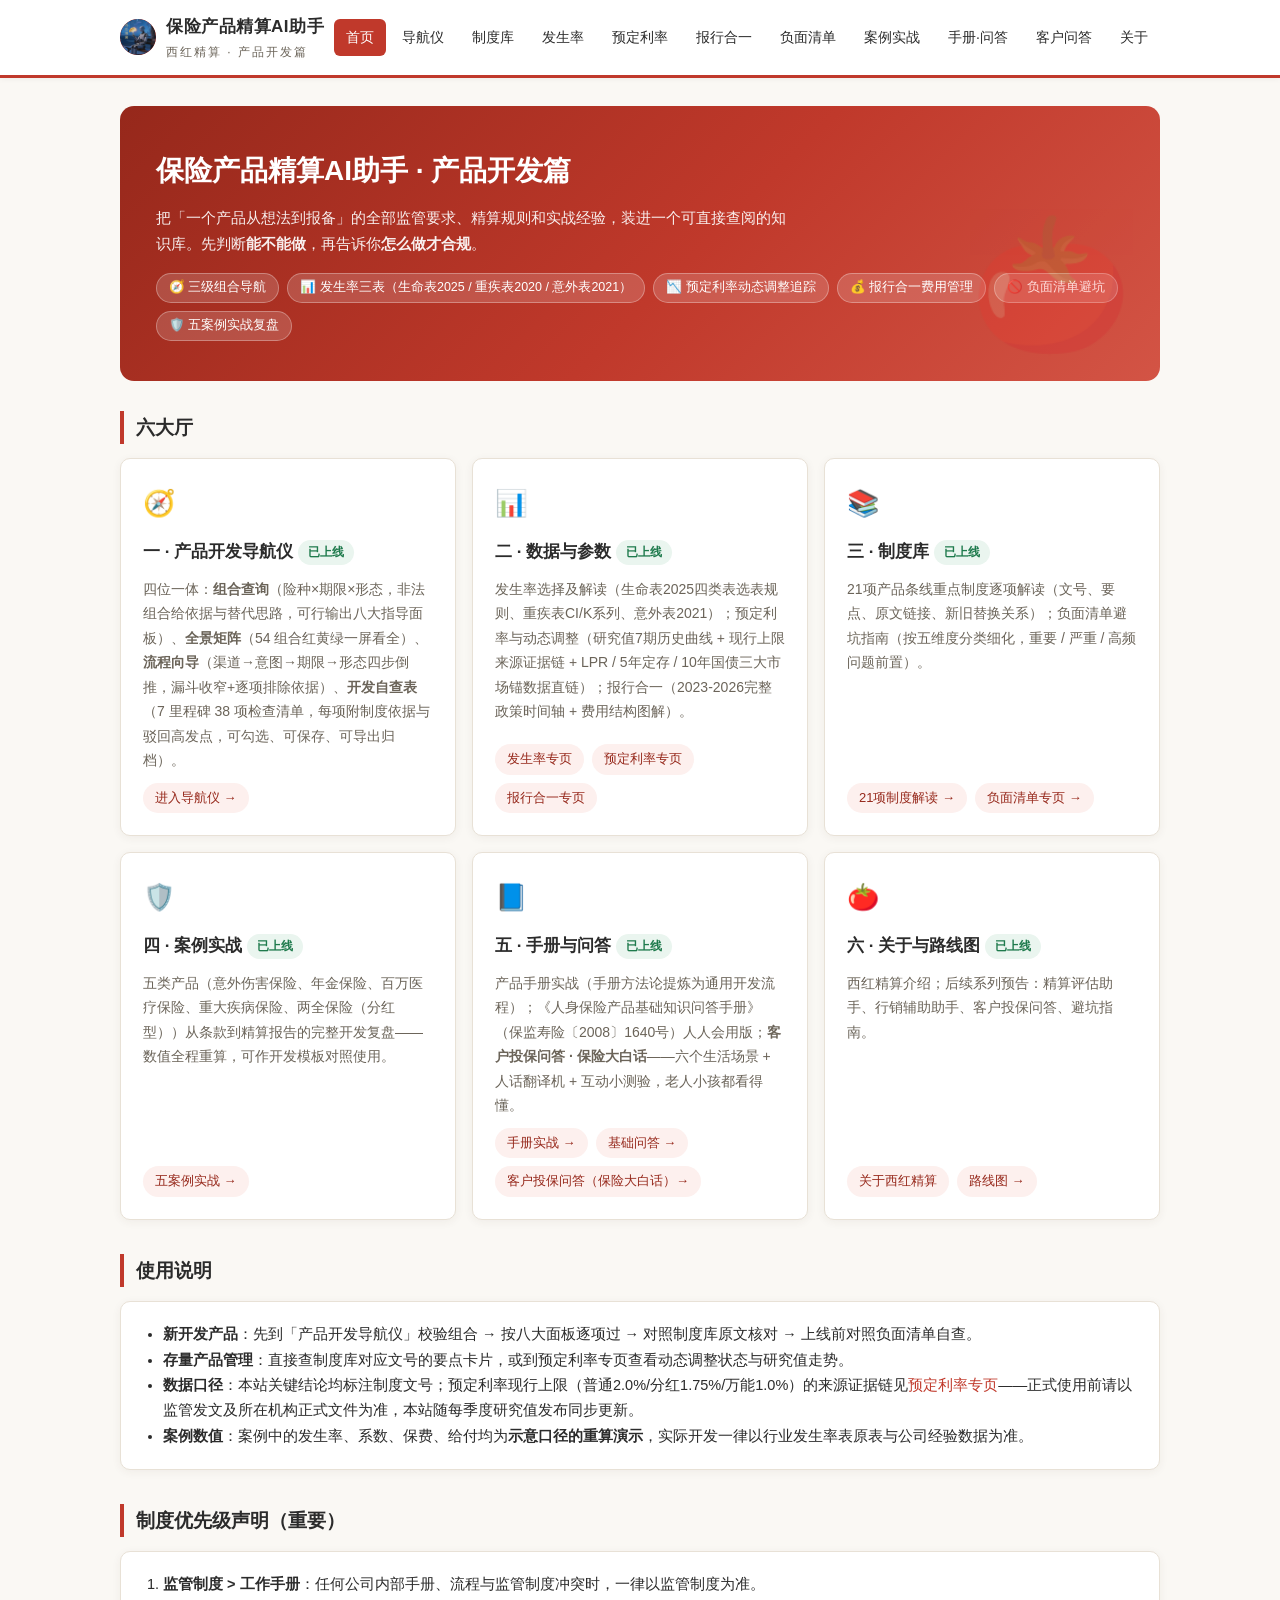
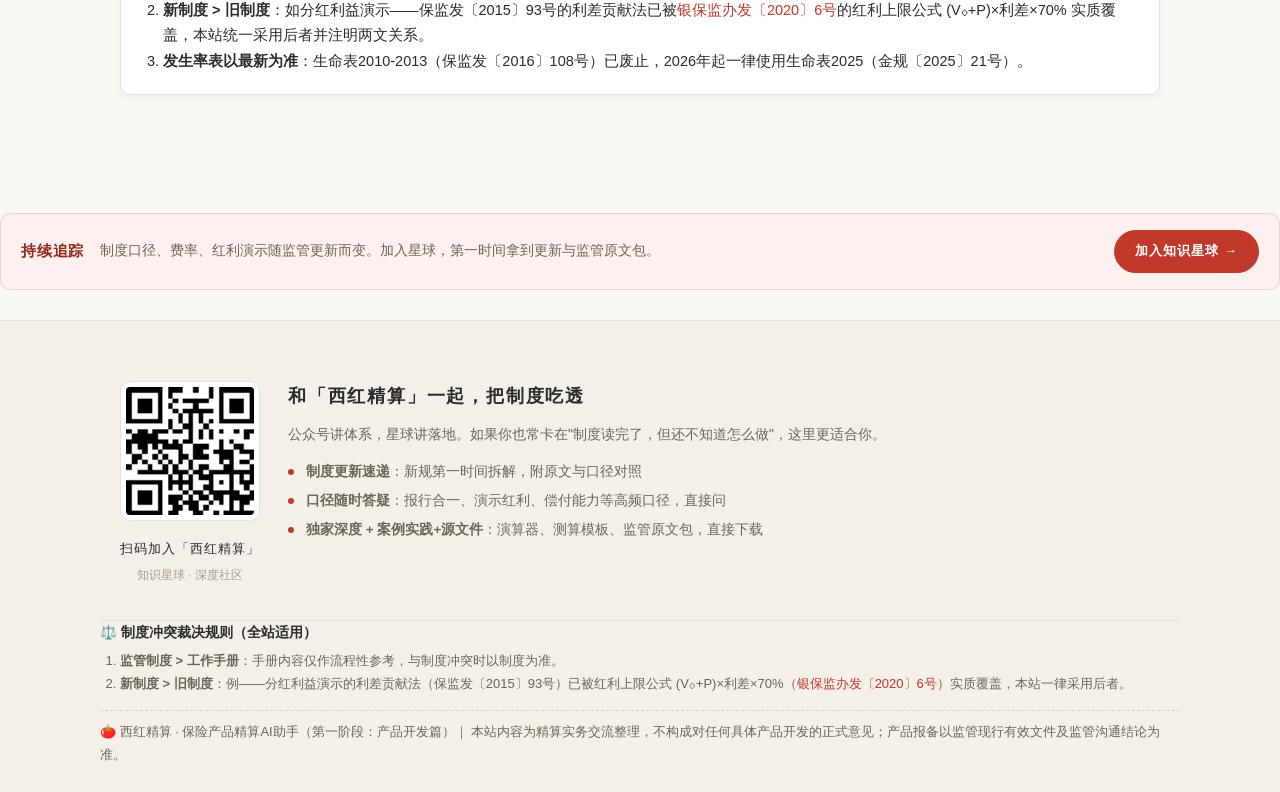
<file: index.html>
<!DOCTYPE html>
<html lang="zh-CN">
<head>
<meta charset="UTF-8">
<meta name="viewport" content="width=device-width, initial-scale=1.0">
<title>保险产品精算AI助手 · 产品开发篇 · 西红精算</title>
<meta name="description" content="面向精算师与产品人员的保险产品开发知识库：组合导航、发生率选表、预定利率动态调整、报行合一、21项重点制度、负面清单、案例实战。">
<link rel="stylesheet" href="css/style.css">
</head>
<body>

<header class="topbar">
  <div class="topbar-inner">
    <div class="brand">
      <div class="logo"><img src="assets/img/xihong-hero.jpg" alt="西红精算"></div>
      <div><span class="name">保险产品精算AI助手</span><span class="sub">西红精算 · 产品开发篇</span></div>
    </div>
    <nav class="nav-links">
      <a href="index.html" class="active">首页</a>
      <a href="navigator.html">导航仪</a>
      <a href="regulations.html">制度库</a>
      <a href="occurrence.html">发生率</a>
      <a href="pricing-rate.html">预定利率</a>
      <a href="baoxing.html">报行合一</a>
      <a href="negative-list.html">负面清单</a>
      <a href="cases.html">案例实战</a>
      <a href="handbook.html">手册·问答</a>
      <a href="family.html">客户问答</a>
      <a href="about.html">关于</a>
    </nav>
  </div>
</header>

<div class="container">

  <div class="hero">
    <h1>保险产品精算AI助手 · 产品开发篇</h1>
    <p>把「一个产品从想法到报备」的全部监管要求、精算规则和实战经验，装进一个可直接查阅的知识库。先判断<b>能不能做</b>，再告诉你<b>怎么做才合规</b>。</p>
    <div class="hero-badges">
      <span>🧭 三级组合导航</span>
      <span>📊 发生率三表（生命表2025 / 重疾表2020 / 意外表2021）</span>
      <span>📉 预定利率动态调整追踪</span>
      <span>💰 报行合一费用管理</span>
      <span>🚫 负面清单避坑</span>
      <span>🛡️ 五案例实战复盘</span>
    </div>
  </div>

  <section>
    <h2 class="section-title">六大厅</h2>
    <div class="grid grid-2">

      <div class="hall">
        <div class="hall-icon">🧭</div>
        <h3>一 · 产品开发导航仪 <span class="badge b-green">已上线</span></h3>
        <p>四位一体：<b>组合查询</b>（险种×期限×形态，非法组合给依据与替代思路，可行输出八大指导面板）、<b>全景矩阵</b>（54 组合红黄绿一屏看全）、<b>流程向导</b>（渠道→意图→期限→形态四步倒推，漏斗收窄+逐项排除依据）、<b>开发自查表</b>（7 里程碑 38 项检查清单，每项附制度依据与驳回高发点，可勾选、可保存、可导出归档）。</p>
        <div class="hall-links"><a href="navigator.html">进入导航仪 →</a></div>
      </div>

      <div class="hall">
        <div class="hall-icon">📊</div>
        <h3>二 · 数据与参数 <span class="badge b-green">已上线</span></h3>
        <p>发生率选择及解读（生命表2025四类表选表规则、重疾表CI/K系列、意外表2021）；预定利率与动态调整（研究值7期历史曲线 + 现行上限来源证据链 + LPR / 5年定存 / 10年国债三大市场锚数据直链）；报行合一（2023-2026完整政策时间轴 + 费用结构图解）。</p>
        <div class="hall-links"><a href="occurrence.html">发生率专页</a><a href="pricing-rate.html">预定利率专页</a><a href="baoxing.html">报行合一专页</a></div>
      </div>

      <div class="hall">
        <div class="hall-icon">📚</div>
        <h3>三 · 制度库 <span class="badge b-green">已上线</span></h3>
        <p>21项产品条线重点制度逐项解读（文号、要点、原文链接、新旧替换关系）；负面清单避坑指南（按五维度分类细化，重要 / 严重 / 高频问题前置）。</p>
        <div class="hall-links"><a href="regulations.html">21项制度解读 →</a><a href="negative-list.html">负面清单专页 →</a></div>
      </div>

      <div class="hall">
        <div class="hall-icon">🛡️</div>
        <h3>四 · 案例实战 <span class="badge b-green">已上线</span></h3>
        <p>五类产品（意外伤害保险、年金保险、百万医疗保险、重大疾病保险、两全保险（分红型））从条款到精算报告的完整开发复盘——数值全程重算，可作开发模板对照使用。</p>
        <div class="hall-links"><a href="cases.html">五案例实战 →</a></div>
      </div>

      <div class="hall">
        <div class="hall-icon">📘</div>
        <h3>五 · 手册与问答 <span class="badge b-green">已上线</span></h3>
        <p>产品手册实战（手册方法论提炼为通用开发流程）；《人身保险产品基础知识问答手册》（保监寿险〔2008〕1640号）人人会用版；<b>客户投保问答 · 保险大白话</b>——六个生活场景 + 人话翻译机 + 互动小测验，老人小孩都看得懂。</p>
        <div class="hall-links"><a href="handbook.html">手册实战 →</a><a href="qna.html">基础问答 →</a><a href="family.html">客户投保问答（保险大白话）→</a></div>
      </div>

      <div class="hall">
        <div class="hall-icon">🍅</div>
        <h3>六 · 关于与路线图 <span class="badge b-green">已上线</span></h3>
        <p>西红精算介绍；后续系列预告：精算评估助手、行销辅助助手、客户投保问答、避坑指南。</p>
        <div class="hall-links"><a href="about.html">关于西红精算</a><a href="roadmap.html">路线图 →</a></div>
      </div>

    </div>
  </section>

  <section>
    <h2 class="section-title">使用说明</h2>
    <div class="card">
      <ul style="padding-left:20px;font-size:14.5px">
        <li><b>新开发产品</b>：先到「产品开发导航仪」校验组合 → 按八大面板逐项过 → 对照制度库原文核对 → 上线前对照负面清单自查。</li>
        <li><b>存量产品管理</b>：直接查制度库对应文号的要点卡片，或到预定利率专页查看动态调整状态与研究值走势。</li>
        <li><b>数据口径</b>：本站关键结论均标注制度文号；预定利率现行上限（普通2.0%/分红1.75%/万能1.0%）的来源证据链见<a href="pricing-rate.html">预定利率专页</a>——正式使用前请以监管发文及所在机构正式文件为准，本站随每季度研究值发布同步更新。</li>
        <li><b>案例数值</b>：案例中的发生率、系数、保费、给付均为<b>示意口径的重算演示</b>，实际开发一律以行业发生率表原表与公司经验数据为准。</li>
      </ul>
    </div>
  </section>

  <section>
    <h2 class="section-title">制度优先级声明（重要）</h2>
    <div class="card">
      <ol style="padding-left:20px;font-size:14.5px">
        <li><b>监管制度 > 工作手册</b>：任何公司内部手册、流程与监管制度冲突时，一律以监管制度为准。</li>
        <li><b>新制度 > 旧制度</b>：如分红利益演示——保监发〔2015〕93号的利差贡献法已被<a href="regulations.html#reg-6hao">银保监办发〔2020〕6号</a>的红利上限公式 (V₀+P)×利差×70% 实质覆盖，本站统一采用后者并注明两文关系。</li>
        <li><b>发生率表以最新为准</b>：生命表2010-2013（保监发〔2016〕108号）已废止，2026年起一律使用生命表2025（金规〔2025〕21号）。</li>
      </ol>
    </div>
  </section>

</div>

  <div class="zsxq-banner">
    <div class="b-title">持续追踪</div>
    <div class="b-desc">制度口径、费率、红利演示随监管更新而变。加入星球，第一时间拿到更新与监管原文包。</div>
    <div class="b-btn"><a class="zsxq-btn" href="https://t.zsxq.com/uk9Vu" target="_blank" rel="noopener">加入知识星球 →</a></div>
  </div>

<footer class="site-footer">
  <div class="zsxq-footer-inner">
    <div class="zsxq-box">
      <div class="zsxq-qr">
        <img src="assets/img/qrcode-zsxq.png" alt="西红精算知识星球二维码">
        <div class="qr-label">扫码加入「西红精算」</div>
        <div class="qr-tip">知识星球 · 深度社区</div>
      </div>
      <div class="zsxq-main">
        <h3>和「西红精算」一起，把制度吃透</h3>
        <p>公众号讲体系，星球讲落地。如果你也常卡在"制度读完了，但还不知道怎么做"，这里更适合你。</p>
        <ul class="zsxq-list">
          <li><b>制度更新速递</b>：新规第一时间拆解，附原文与口径对照</li>
          <li><b>口径随时答疑</b>：报行合一、演示红利、偿付能力等高频口径，直接问</li>
          <li><b>独家深度 + 案例实践+源文件</b>：演算器、测算模板、监管原文包，直接下载</li>
        </ul>
      </div>
    </div>
  </div>
  <div class="footer-inner">
    <h4>⚖️ 制度冲突裁决规则（全站适用）</h4>
    <ol>
      <li><b>监管制度 > 工作手册</b>：手册内容仅作流程性参考，与制度冲突时以制度为准。</li>
      <li><b>新制度 > 旧制度</b>：例——分红利益演示的利差贡献法（保监发〔2015〕93号）已被红利上限公式 (V₀+P)×利差×70%（<a href="regulations.html#reg-6hao">银保监办发〔2020〕6号</a>）实质覆盖，本站一律采用后者。</li>
    </ol>
    <div class="disc">🍅 西红精算 · 保险产品精算AI助手（第一阶段：产品开发篇）｜ 本站内容为精算实务交流整理，不构成对任何具体产品开发的正式意见；产品报备以监管现行有效文件及监管沟通结论为准。</div>
  </div>
</footer>

</body>
</html>
</file>
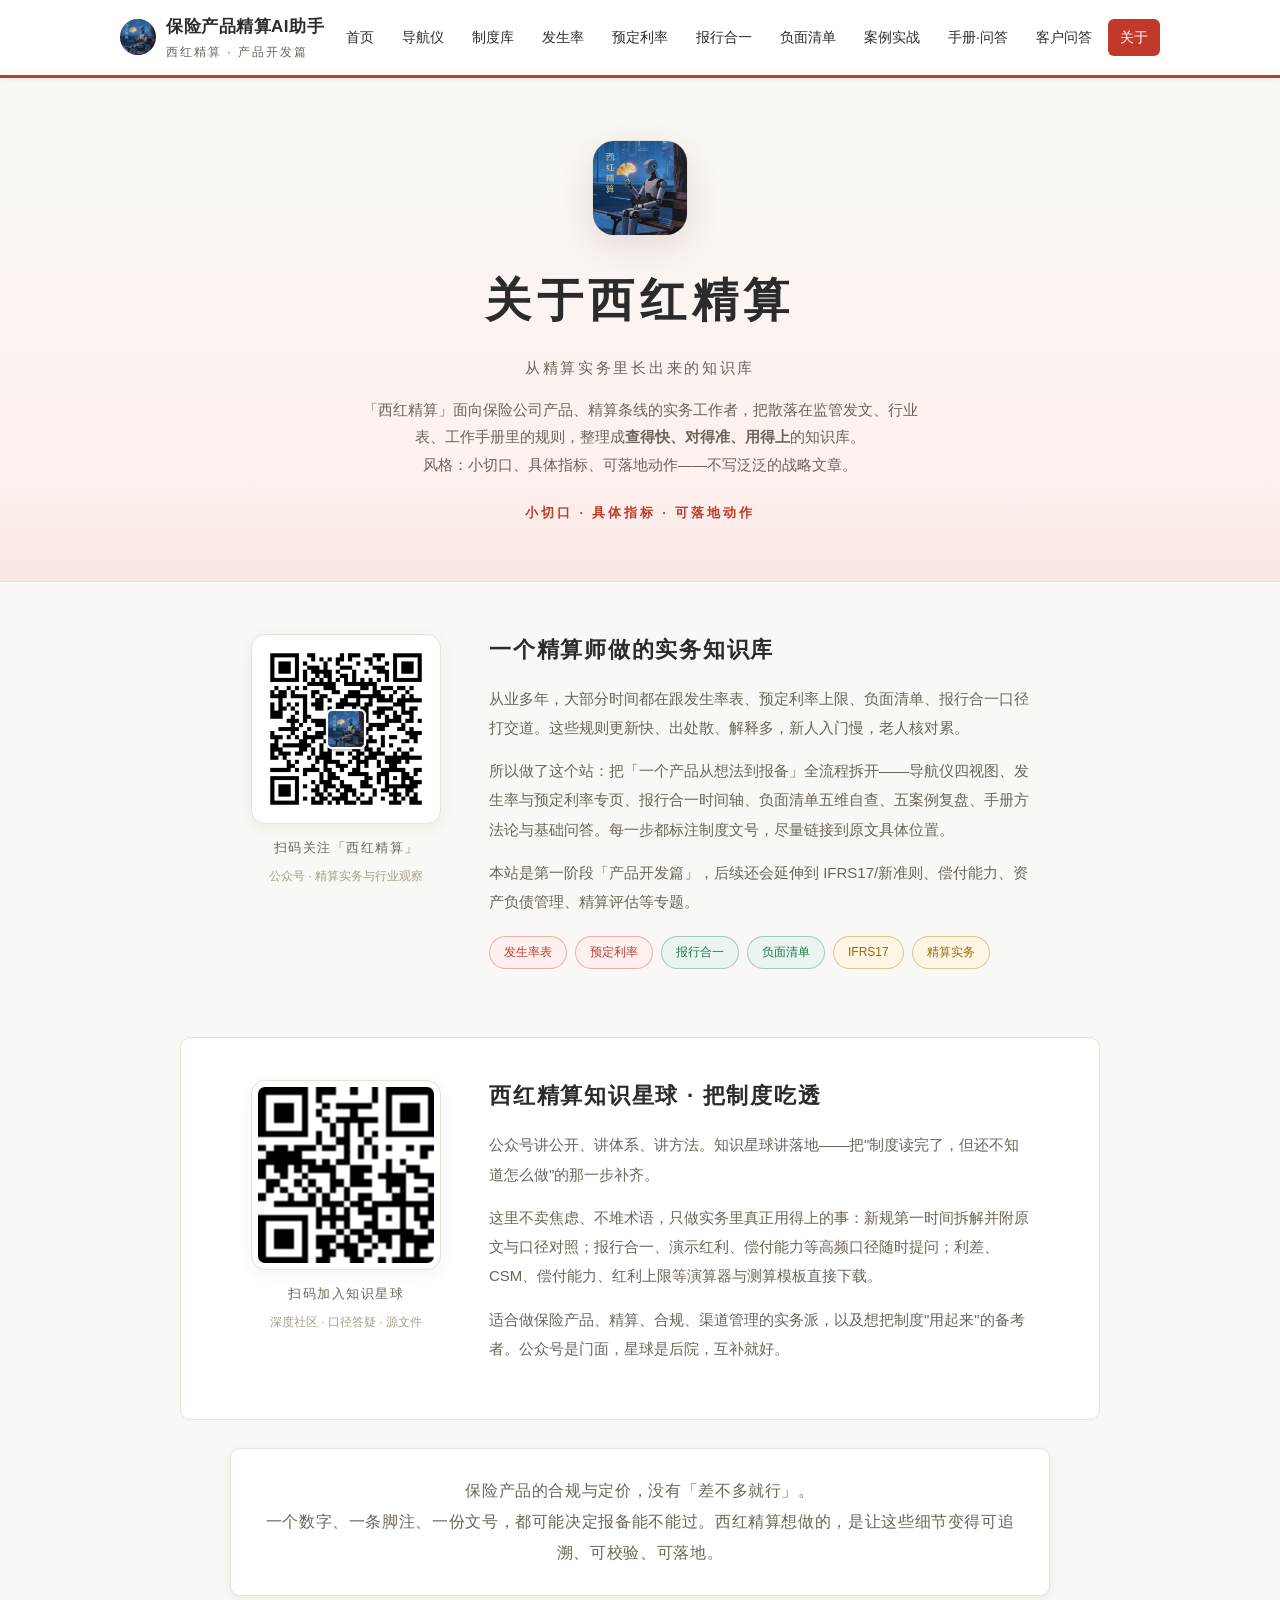
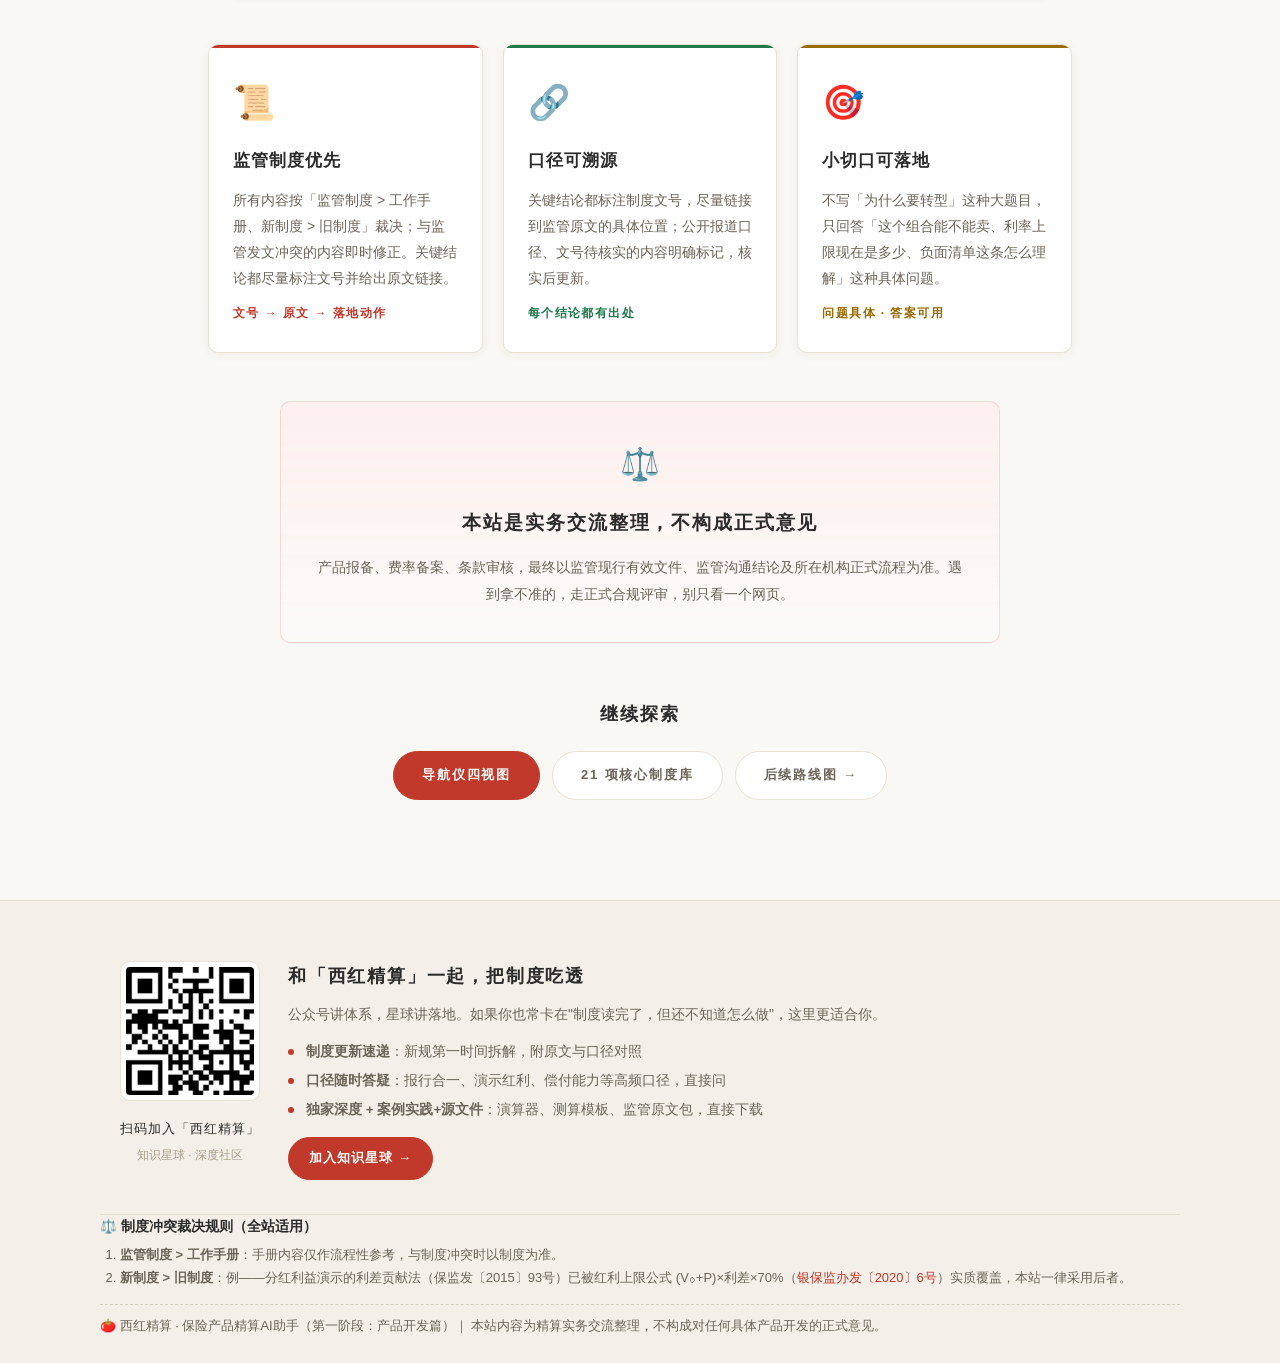
<file: about.html>
<!DOCTYPE html>
<html lang="zh-CN">
<head>
<meta charset="UTF-8">
<meta name="viewport" content="width=device-width, initial-scale=1.0">
<title>关于西红精算 · 保险产品精算AI助手</title>
<meta name="description" content="西红精算品牌介绍：面向保险公司产品与精算条线的实务知识库，监管制度优先、口径可溯源、小切口可落地。">
<link rel="stylesheet" href="css/style.css">
<style>
  /* ---------- 关于页品牌风格（参考 risk-map/about.html，适配番茄红主题） ---------- */
  .ab-hero {
    min-height: 56vh; display: flex; flex-direction: column; align-items: center; justify-content: center;
    text-align: center; padding: 60px 28px 54px; position: relative; overflow: hidden;
    background: linear-gradient(180deg, var(--paper) 0%, var(--tomato-soft) 100%);
    border-bottom: 1px solid var(--border);
  }
  .ab-hero::before {
    content: ""; position: absolute; left: 0; right: 0; bottom: 0; height: 120px;
    background: linear-gradient(180deg, transparent, rgba(192, 57, 43, .05)); pointer-events: none;
  }
  .ab-hero .ab-logo {
    width: 96px; height: 96px; border-radius: 22px; object-fit: cover;
    border: 1.5px solid var(--border); margin-bottom: 24px;
    box-shadow: 0 10px 34px rgba(60, 45, 30, .12);
  }
  .ab-hero h1 { font-size: clamp(30px, 5.5vw, 46px); letter-spacing: .12em; color: var(--ink); font-weight: 800; }
  .ab-hero .sub { margin-top: 14px; font-size: 15px; color: var(--ink-soft); letter-spacing: .18em; }
  .ab-hero .desc { margin-top: 16px; font-size: 14.5px; color: var(--ink-soft); max-width: 580px; line-height: 1.9; }
  .ab-hero .creed {
    margin-top: 22px; font-size: 13px; letter-spacing: .22em; color: var(--tomato);
    font-weight: 700;
  }

  .ab-intro {
    display: flex; gap: 48px; align-items: flex-start; flex-wrap: wrap; justify-content: center;
    max-width: 920px; margin: 0 auto; padding: 52px 28px 40px;
  }
  .ab-qr-side { text-align: center; flex-shrink: 0; }
  .ab-qr-side .qr-img {
    width: 190px; height: 190px; border-radius: 14px; border: 1px solid var(--border);
    display: block; background: #fff; padding: 6px;
    box-shadow: 0 4px 16px rgba(60, 45, 30, .06);
  }
  .ab-qr-side .qr-label { font-size: 12.5px; color: var(--ink-soft); letter-spacing: .12em; margin-top: 14px; }
  .ab-qr-side .qr-tip { font-size: 12px; color: #a89e8b; margin-top: 6px; }
  .ab-text-side { flex: 1; min-width: 300px; max-width: 540px; }
  .ab-text-side h2 { font-size: 22px; letter-spacing: .08em; color: var(--ink); margin-bottom: 18px; line-height: 1.45; }
  .ab-text-side p { font-size: 15px; color: var(--ink-soft); line-height: 1.95; margin-bottom: 14px; }
  .ab-tags { display: flex; gap: 8px; flex-wrap: wrap; margin-top: 20px; }
  .ab-tags span {
    font-size: 12px; padding: 5px 14px; border: 1px solid var(--border); border-radius: 30px; background: #fff;
  }
  .ab-tags span.tomato { color: var(--tomato); border-color: rgba(192, 57, 43, .35); background: var(--tomato-soft); }
  .ab-tags span.green { color: var(--green); border-color: rgba(30, 122, 76, .35); background: var(--green-soft); }
  .ab-tags span.amber { color: var(--amber); border-color: rgba(154, 107, 0, .35); background: var(--amber-soft); }

  .ab-quote {
    max-width: 820px; margin: 0 auto 48px; padding: 26px 34px; background: #fff;
    border: 1px solid var(--border); border-radius: var(--radius); text-align: center;
    box-shadow: var(--shadow);
  }
  .ab-quote p { font-size: 16px; color: var(--ink-soft); line-height: 1.95; letter-spacing: .04em; }

  .ab-cards {
    display: grid; grid-template-columns: repeat(3, 1fr); gap: 20px;
    max-width: 920px; margin: 0 auto 48px; padding: 0 28px;
  }
  @media(max-width: 860px){ .ab-cards { grid-template-columns: repeat(2, 1fr); } }
  @media(max-width: 520px){ .ab-cards { grid-template-columns: 1fr; } }
  .ab-card {
    padding: 28px 24px; background: #fff; border: 1px solid var(--border);
    border-radius: var(--radius); position: relative; overflow: hidden; box-shadow: var(--shadow);
  }
  .ab-card::before { content: ""; position: absolute; top: 0; left: 0; height: 3px; width: 100%; }
  .ab-card.tomato::before { background: var(--tomato); }
  .ab-card.green::before { background: var(--green); }
  .ab-card.amber::before { background: var(--amber); }
  .ab-card .ab-ico { font-size: 34px; margin-bottom: 14px; }
  .ab-card h3 { font-size: 17px; letter-spacing: .06em; color: var(--ink); margin: 0 0 12px; }
  .ab-card p { font-size: 14px; color: var(--ink-soft); line-height: 1.85; margin-bottom: 12px; }
  .ab-card .ab-stat { font-size: 12px; letter-spacing: .12em; font-weight: 700; }
  .ab-card.tomato .ab-stat { color: var(--tomato); }
  .ab-card.green .ab-stat { color: var(--green); }
  .ab-card.amber .ab-stat { color: var(--amber); }

  .ab-belief {
    max-width: 720px; margin: 0 auto 56px; padding: 34px;
    background: linear-gradient(180deg, var(--tomato-soft), rgba(255, 255, 255, .4));
    border: 1px solid rgba(192, 57, 43, .15); border-radius: var(--radius); text-align: center;
  }
  .ab-belief .ab-belief-ico { font-size: 32px; margin-bottom: 14px; }
  .ab-belief h3 { font-size: 19px; letter-spacing: .1em; color: var(--ink); margin: 0 0 14px; }
  .ab-belief p { font-size: 14px; color: var(--ink-soft); line-height: 1.95; }

  .ab-guide {
    max-width: 760px; margin: 0 auto; padding: 0 28px 70px; text-align: center;
  }
  .ab-guide .ab-guide-title { font-size: 18px; letter-spacing: .1em; color: var(--ink); margin-bottom: 20px; font-weight: 700; }
  .ab-guide .ab-btns { display: flex; gap: 12px; justify-content: center; flex-wrap: wrap; }
  .ab-guide .ab-btns a {
    display: inline-block; font-size: 13px; letter-spacing: .14em; padding: 12px 28px; border-radius: 40px;
    transition: all .25s; font-weight: 600;
  }
  .ab-guide .ab-btns .primary { color: #fff; background: var(--tomato); border: 1px solid var(--tomato); }
  .ab-guide .ab-btns .primary:hover { background: var(--tomato-deep); text-decoration: none; }
  .ab-guide .ab-btns .secondary { color: var(--ink-soft); border: 1px solid var(--border); background: #fff; }
  .ab-guide .ab-btns .secondary:hover { border-color: var(--tomato); color: var(--tomato); text-decoration: none; }
</style>
</head>
<body>

<header class="topbar">
  <div class="topbar-inner">
    <div class="brand">
      <div class="logo"><img src="assets/img/xihong-hero.jpg" alt="西红精算"></div>
      <div><span class="name">保险产品精算AI助手</span><span class="sub">西红精算 · 产品开发篇</span></div>
    </div>
    <nav class="nav-links">
      <a href="index.html">首页</a>
      <a href="navigator.html">导航仪</a>
      <a href="regulations.html">制度库</a>
      <a href="occurrence.html">发生率</a>
      <a href="pricing-rate.html">预定利率</a>
      <a href="baoxing.html">报行合一</a>
      <a href="negative-list.html">负面清单</a>
      <a href="cases.html">案例实战</a>
      <a href="handbook.html">手册·问答</a>
      <a href="family.html">客户问答</a>
      <a href="about.html" class="active">关于</a>
    </nav>
  </div>
</header>

<div class="ab-hero">
  <img src="assets/img/xihong-hero.jpg" alt="西红精算品牌图" class="ab-logo">
  <h1>关于西红精算</h1>
  <div class="sub">从精算实务里长出来的知识库</div>
  <div class="desc">
    「西红精算」面向保险公司产品、精算条线的实务工作者，把散落在监管发文、行业表、工作手册里的规则，整理成<b>查得快、对得准、用得上</b>的知识库。<br>
    风格：小切口、具体指标、可落地动作——不写泛泛的战略文章。
  </div>
  <div class="creed">小切口 · 具体指标 · 可落地动作</div>
</div>

<div class="ab-intro">
  <div class="ab-qr-side">
    <img src="assets/img/qrcode-xihong.jpg" alt="西红精算公众号二维码" class="qr-img">
    <div class="qr-label">扫码关注「西红精算」</div>
    <div class="qr-tip">公众号 · 精算实务与行业观察</div>
  </div>
  <div class="ab-text-side">
    <h2>一个精算师做的实务知识库</h2>
    <p>
      从业多年，大部分时间都在跟发生率表、预定利率上限、负面清单、报行合一口径打交道。这些规则更新快、出处散、解释多，新人入门慢，老人核对累。
    </p>
    <p>
      所以做了这个站：把「一个产品从想法到报备」全流程拆开——导航仪四视图、发生率与预定利率专页、报行合一时间轴、负面清单五维自查、五案例复盘、手册方法论与基础问答。每一步都标注制度文号，尽量链接到原文具体位置。
    </p>
    <p>
      本站是第一阶段「产品开发篇」，后续还会延伸到 IFRS17/新准则、偿付能力、资产负债管理、精算评估等专题。
    </p>
    <div class="ab-tags">
      <span class="tomato">发生率表</span>
      <span class="tomato">预定利率</span>
      <span class="green">报行合一</span>
      <span class="green">负面清单</span>
      <span class="amber">IFRS17</span>
      <span class="amber">精算实务</span>
    </div>
  </div>
</div>

<div class="ab-intro" style="background:#fff; border:1px solid var(--border); border-radius:var(--radius); padding:42px 34px; margin:28px auto;">
  <div class="ab-qr-side">
    <img src="assets/img/qrcode-zsxq.png" alt="西红精算知识星球二维码" class="qr-img">
    <div class="qr-label">扫码加入知识星球</div>
    <div class="qr-tip">深度社区 · 口径答疑 · 源文件</div>
  </div>
  <div class="ab-text-side">
    <h2>西红精算知识星球 · 把制度吃透</h2>
    <p>公众号讲公开、讲体系、讲方法。知识星球讲落地——把"制度读完了，但还不知道怎么做"的那一步补齐。</p>
    <p>这里不卖焦虑、不堆术语，只做实务里真正用得上的事：新规第一时间拆解并附原文与口径对照；报行合一、演示红利、偿付能力等高频口径随时提问；利差、CSM、偿付能力、红利上限等演算器与测算模板直接下载。</p>
    <p>适合做保险产品、精算、合规、渠道管理的实务派，以及想把制度"用起来"的备考者。公众号是门面，星球是后院，互补就好。</p>
  </div>
</div>

<div class="ab-quote" style="margin-left:auto;margin-right:auto">
  <p>保险产品的合规与定价，没有「差不多就行」。<br>一个数字、一条脚注、一份文号，都可能决定报备能不能过。西红精算想做的，是让这些细节变得可追溯、可校验、可落地。</p>
</div>

<div class="ab-cards">
  <div class="ab-card tomato">
    <div class="ab-ico">📜</div>
    <h3>监管制度优先</h3>
    <p>所有内容按「监管制度 &gt; 工作手册、新制度 &gt; 旧制度」裁决；与监管发文冲突的内容即时修正。关键结论都尽量标注文号并给出原文链接。</p>
    <div class="ab-stat">文号 → 原文 → 落地动作</div>
  </div>
  <div class="ab-card green">
    <div class="ab-ico">🔗</div>
    <h3>口径可溯源</h3>
    <p>关键结论都标注制度文号，尽量链接到监管原文的具体位置；公开报道口径、文号待核实的内容明确标记，核实后更新。</p>
    <div class="ab-stat">每个结论都有出处</div>
  </div>
  <div class="ab-card amber">
    <div class="ab-ico">🎯</div>
    <h3>小切口可落地</h3>
    <p>不写「为什么要转型」这种大题目，只回答「这个组合能不能卖、利率上限现在是多少、负面清单这条怎么理解」这种具体问题。</p>
    <div class="ab-stat">问题具体 · 答案可用</div>
  </div>
</div>

<div class="ab-belief">
  <div class="ab-belief-ico">⚖️</div>
  <h3>本站是实务交流整理，不构成正式意见</h3>
  <p>产品报备、费率备案、条款审核，最终以监管现行有效文件、监管沟通结论及所在机构正式流程为准。遇到拿不准的，走正式合规评审，别只看一个网页。</p>
</div>

<div class="ab-guide">
  <div class="ab-guide-title">继续探索</div>
  <div class="ab-btns">
    <a href="navigator.html" class="primary">导航仪四视图</a>
    <a href="regulations.html" class="secondary">21 项核心制度库</a>
    <a href="roadmap.html" class="secondary">后续路线图 →</a>
  </div>
</div>

<footer class="site-footer">
  <div class="zsxq-footer-inner">
    <div class="zsxq-box">
      <div class="zsxq-qr">
        <img src="assets/img/qrcode-zsxq.png" alt="西红精算知识星球二维码">
        <div class="qr-label">扫码加入「西红精算」</div>
        <div class="qr-tip">知识星球 · 深度社区</div>
      </div>
      <div class="zsxq-main">
        <h3>和「西红精算」一起，把制度吃透</h3>
        <p>公众号讲体系，星球讲落地。如果你也常卡在"制度读完了，但还不知道怎么做"，这里更适合你。</p>
        <ul class="zsxq-list">
          <li><b>制度更新速递</b>：新规第一时间拆解，附原文与口径对照</li>
          <li><b>口径随时答疑</b>：报行合一、演示红利、偿付能力等高频口径，直接问</li>
          <li><b>独家深度 + 案例实践+源文件</b>：演算器、测算模板、监管原文包，直接下载</li>
        </ul>
        <a class="zsxq-btn" href="https://t.zsxq.com/uk9Vu" target="_blank" rel="noopener">加入知识星球 →</a>
      </div>
    </div>
  </div>
  <div class="footer-inner">
    <h4>⚖️ 制度冲突裁决规则（全站适用）</h4>
    <ol>
      <li><b>监管制度 &gt; 工作手册</b>：手册内容仅作流程性参考，与制度冲突时以制度为准。</li>
      <li><b>新制度 &gt; 旧制度</b>：例——分红利益演示的利差贡献法（保监发〔2015〕93号）已被红利上限公式 (V₀+P)×利差×70%（<a href="regulations.html#reg-6hao">银保监办发〔2020〕6号</a>）实质覆盖，本站一律采用后者。</li>
    </ol>
    <div class="disc">🍅 西红精算 · 保险产品精算AI助手（第一阶段：产品开发篇）｜ 本站内容为精算实务交流整理，不构成对任何具体产品开发的正式意见。</div>
  </div>
</footer>

</body>
</html>
</file>
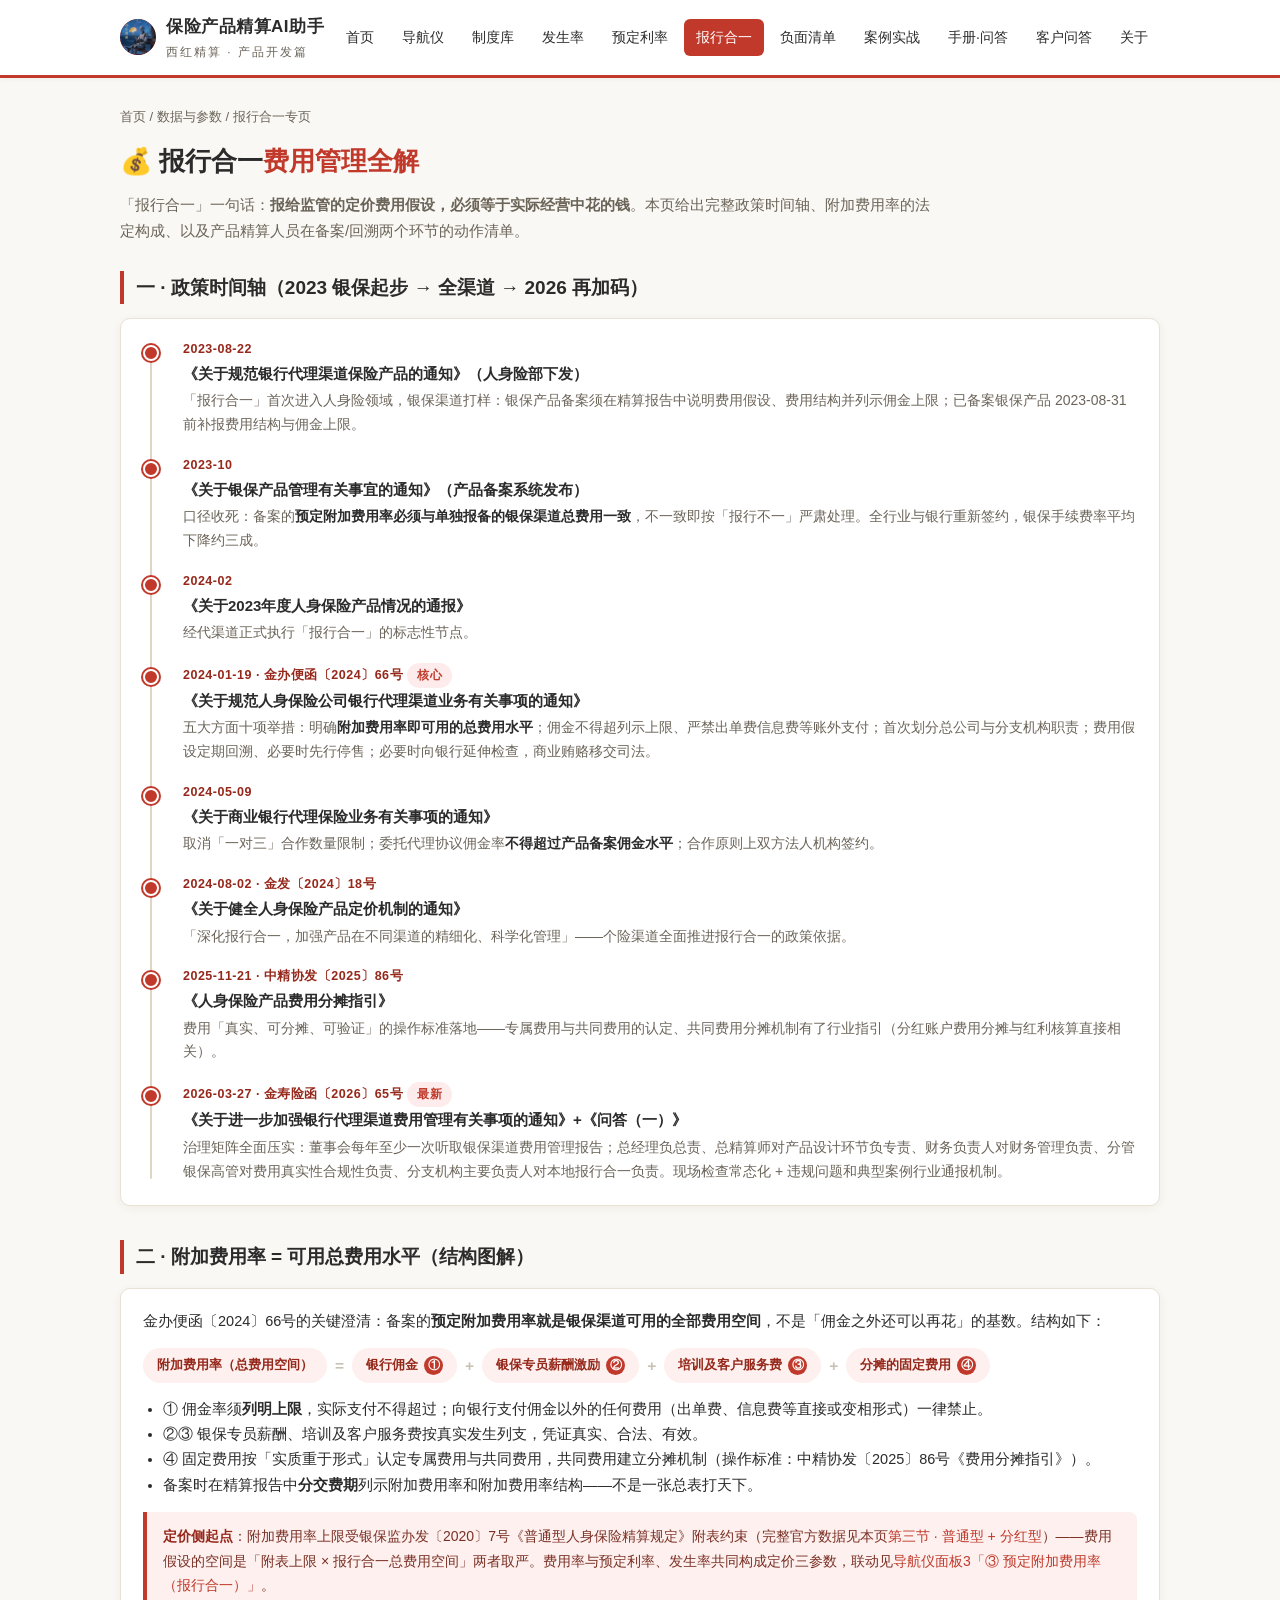
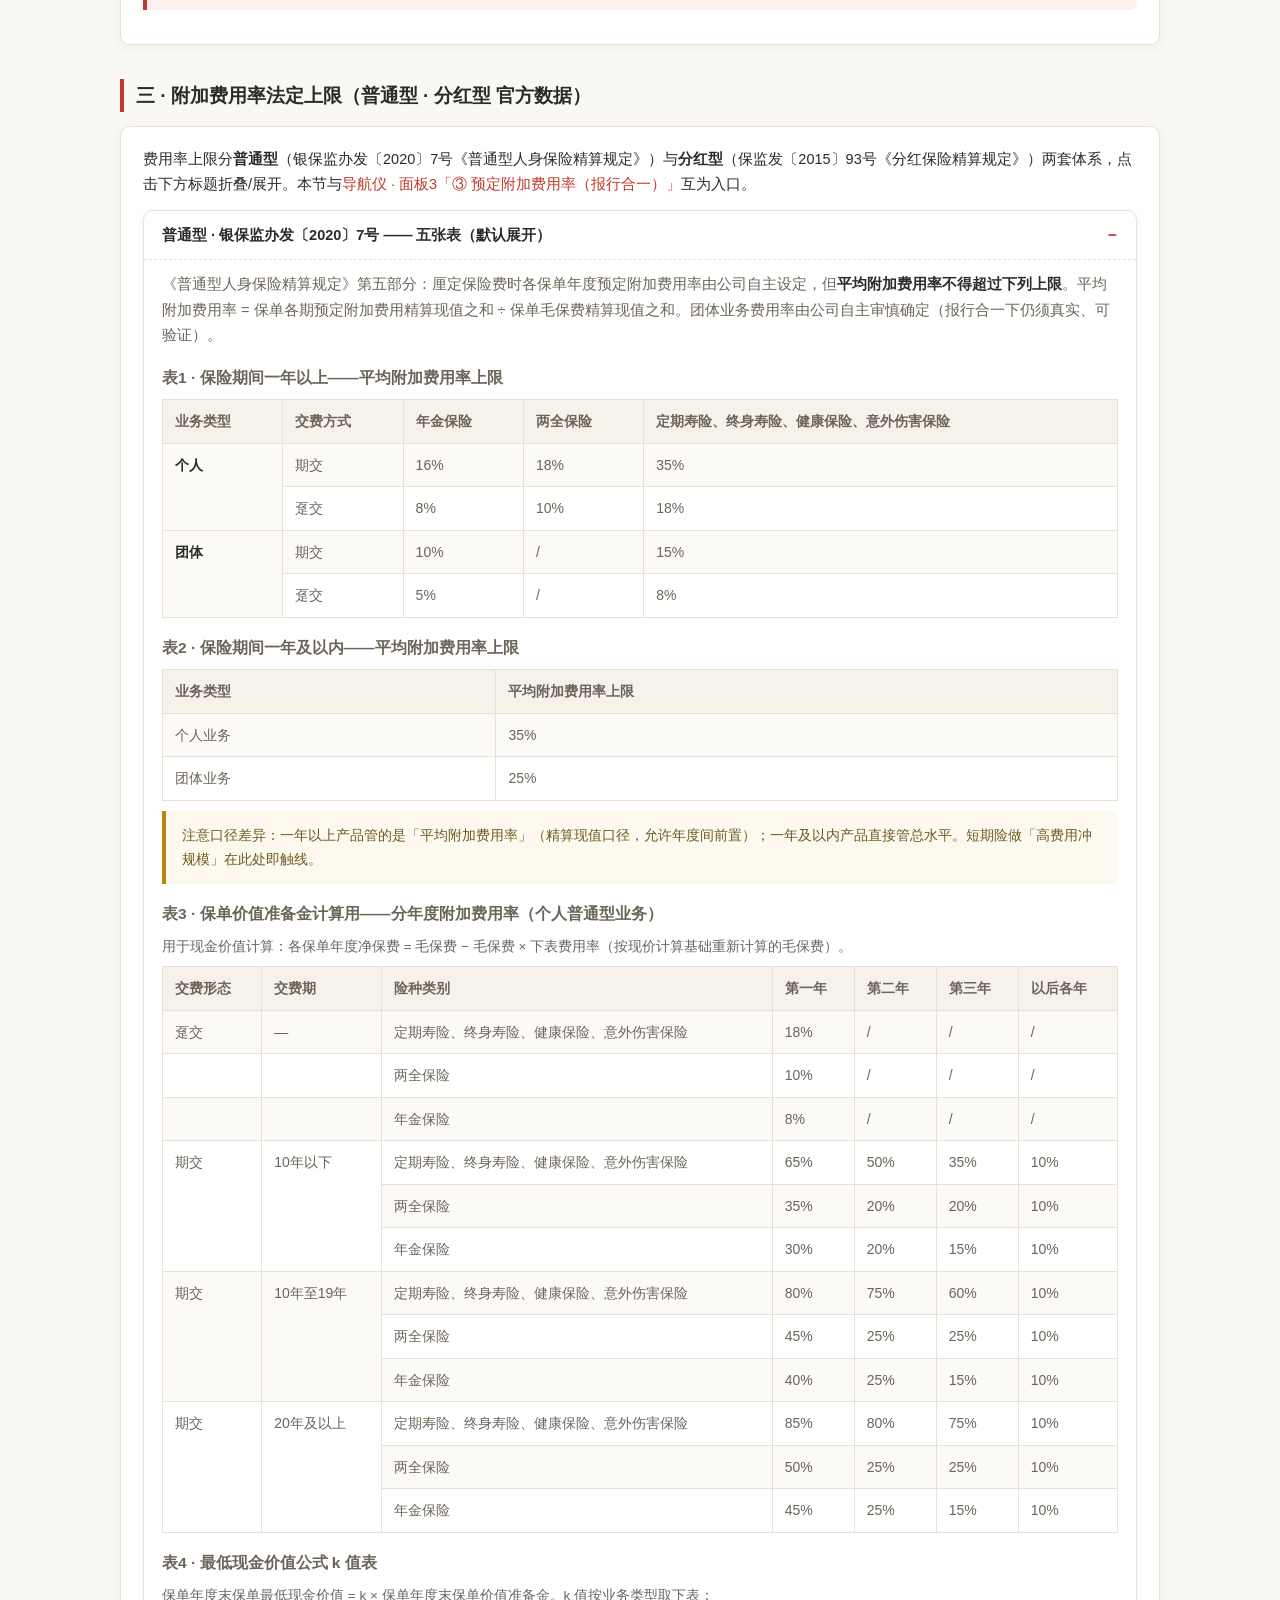
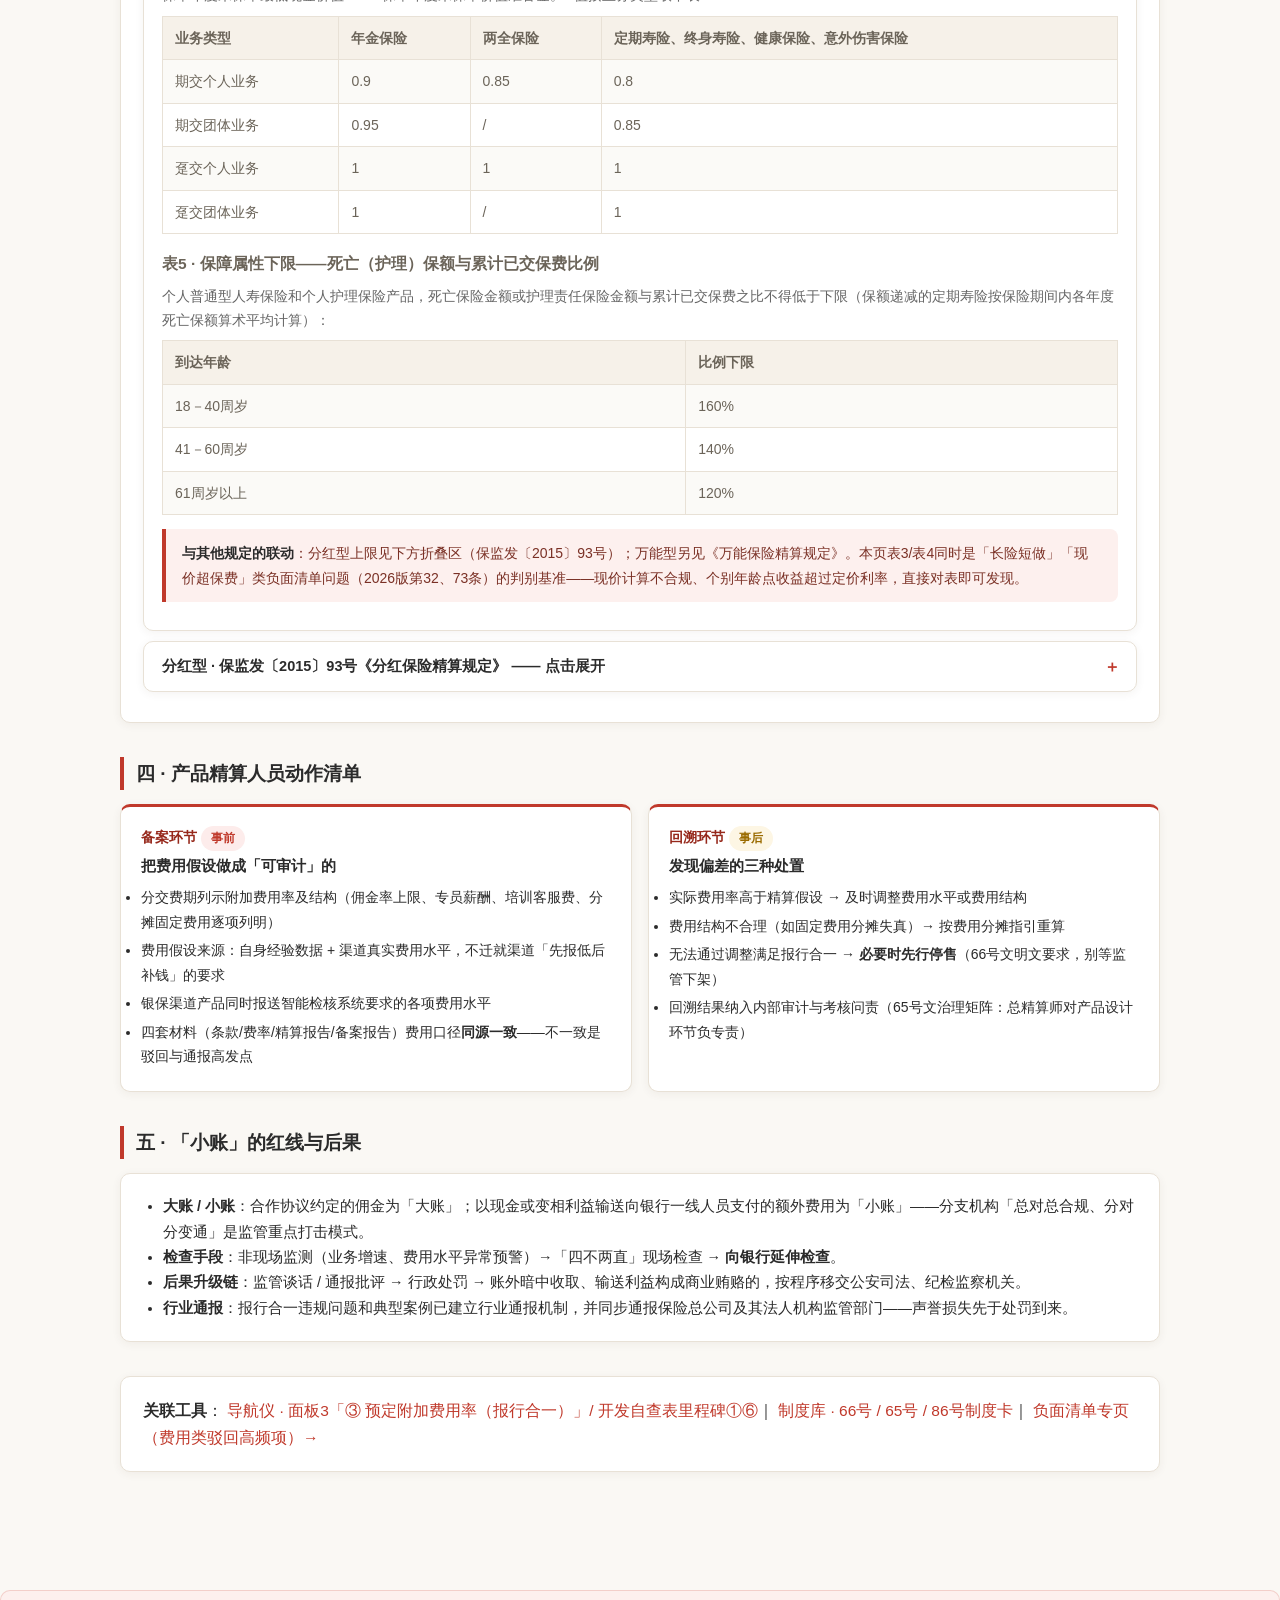
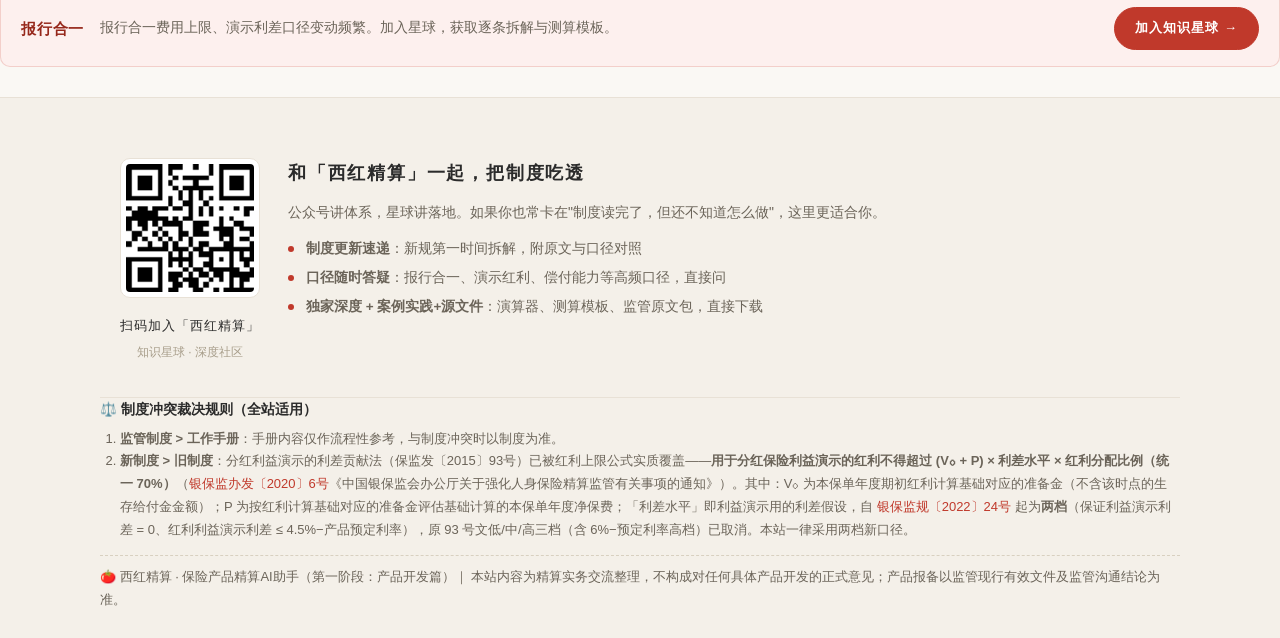
<file: baoxing.html>
<!DOCTYPE html>
<html lang="zh-CN">
<head>
<meta charset="UTF-8">
<meta name="viewport" content="width=device-width, initial-scale=1.0">
<title>报行合一专页 · 政策时间轴与费用管理 · 保险产品精算AI助手</title>
<meta name="description" content="报行合一完整政策时间轴（2023银保起步→2024全渠道→2026再加码），附加费用率=可用总费用水平的结构图解，产品精算人员的报备与回溯实操要点。">
<link rel="stylesheet" href="css/style.css">
</head>
<body>

<header class="topbar">
  <div class="topbar-inner">
    <div class="brand">
      <div class="logo"><img src="assets/img/xihong-hero.jpg" alt="西红精算"></div>
      <div><span class="name">保险产品精算AI助手</span><span class="sub">西红精算 · 产品开发篇</span></div>
    </div>
    <nav class="nav-links">
      <a href="index.html">首页</a>
      <a href="navigator.html">导航仪</a>
      <a href="regulations.html">制度库</a>
      <a href="occurrence.html">发生率</a>
      <a href="pricing-rate.html">预定利率</a>
      <a href="baoxing.html" class="active">报行合一</a>
      <a href="negative-list.html">负面清单</a>
      <a href="cases.html">案例实战</a>
      <a href="handbook.html">手册·问答</a>
      <a href="family.html">客户问答</a>
      <a href="about.html">关于</a>
    </nav>
  </div>
</header>

<div class="container">

  <div class="page-head">
    <div class="crumbs"><a href="index.html">首页</a> / 数据与参数 / 报行合一专页</div>
    <h1>💰 报行合一<span class="mark">费用管理全解</span></h1>
    <p class="lede">「报行合一」一句话：<b>报给监管的定价费用假设，必须等于实际经营中花的钱</b>。本页给出完整政策时间轴、附加费用率的法定构成、以及产品精算人员在备案/回溯两个环节的动作清单。</p>
  </div>

  <section>
    <h2 class="section-title">一 · 政策时间轴（2023 银保起步 → 全渠道 → 2026 再加码）</h2>
    <div class="card">
      <div class="timeline">
        <div class="tl-item">
          <div class="tl-date">2023-08-22</div>
          <div class="tl-title">《关于规范银行代理渠道保险产品的通知》（人身险部下发）</div>
          <div class="tl-body">「报行合一」首次进入人身险领域，银保渠道打样：银保产品备案须在精算报告中说明费用假设、费用结构并列示佣金上限；已备案银保产品 2023-08-31 前补报费用结构与佣金上限。</div>
        </div>
        <div class="tl-item">
          <div class="tl-date">2023-10</div>
          <div class="tl-title">《关于银保产品管理有关事宜的通知》（产品备案系统发布）</div>
          <div class="tl-body">口径收死：备案的<b>预定附加费用率必须与单独报备的银保渠道总费用一致</b>，不一致即按「报行不一」严肃处理。全行业与银行重新签约，银保手续费率平均下降约三成。</div>
        </div>
        <div class="tl-item">
          <div class="tl-date">2024-02</div>
          <div class="tl-title">《关于2023年度人身保险产品情况的通报》</div>
          <div class="tl-body">经代渠道正式执行「报行合一」的标志性节点。</div>
        </div>
        <div class="tl-item">
          <div class="tl-date">2024-01-19 · 金办便函〔2024〕66号 <span class="badge b-red">核心</span></div>
          <div class="tl-title">《关于规范人身保险公司银行代理渠道业务有关事项的通知》</div>
          <div class="tl-body">五大方面十项举措：明确<b>附加费用率即可用的总费用水平</b>；佣金不得超列示上限、严禁出单费信息费等账外支付；首次划分总公司与分支机构职责；费用假设定期回溯、必要时先行停售；必要时向银行延伸检查，商业贿赂移交司法。</div>
        </div>
        <div class="tl-item">
          <div class="tl-date">2024-05-09</div>
          <div class="tl-title">《关于商业银行代理保险业务有关事项的通知》</div>
          <div class="tl-body">取消「一对三」合作数量限制；委托代理协议佣金率<b>不得超过产品备案佣金水平</b>；合作原则上双方法人机构签约。</div>
        </div>
        <div class="tl-item">
          <div class="tl-date">2024-08-02 · 金发〔2024〕18号</div>
          <div class="tl-title">《关于健全人身保险产品定价机制的通知》</div>
          <div class="tl-body">「深化报行合一，加强产品在不同渠道的精细化、科学化管理」——个险渠道全面推进报行合一的政策依据。</div>
        </div>
        <div class="tl-item">
          <div class="tl-date">2025-11-21 · 中精协发〔2025〕86号</div>
          <div class="tl-title">《人身保险产品费用分摊指引》</div>
          <div class="tl-body">费用「真实、可分摊、可验证」的操作标准落地——专属费用与共同费用的认定、共同费用分摊机制有了行业指引（分红账户费用分摊与红利核算直接相关）。</div>
        </div>
        <div class="tl-item">
          <div class="tl-date">2026-03-27 · 金寿险函〔2026〕65号 <span class="badge b-red">最新</span></div>
          <div class="tl-title">《关于进一步加强银行代理渠道费用管理有关事项的通知》+《问答（一）》</div>
          <div class="tl-body">治理矩阵全面压实：董事会每年至少一次听取银保渠道费用管理报告；总经理负总责、总精算师对产品设计环节负专责、财务负责人对财务管理负责、分管银保高管对费用真实性合规性负责、分支机构主要负责人对本地报行合一负责。现场检查常态化 + 违规问题和典型案例行业通报机制。</div>
        </div>
      </div>
    </div>
  </section>

  <section>
    <h2 class="section-title">二 · 附加费用率 = 可用总费用水平（结构图解）</h2>
    <div class="card">
      <p style="font-size:14.5px;margin-bottom:12px">金办便函〔2024〕66号的关键澄清：备案的<b>预定附加费用率就是银保渠道可用的全部费用空间</b>，不是「佣金之外还可以再花」的基数。结构如下：</p>
      <div class="flow-line">
        <span class="flow-node">附加费用率（总费用空间）</span>
        <span class="flow-arrow">=</span>
        <span class="flow-node">银行佣金<span class="fn">①</span></span>
        <span class="flow-arrow">+</span>
        <span class="flow-node">银保专员薪酬激励<span class="fn">②</span></span>
        <span class="flow-arrow">+</span>
        <span class="flow-node">培训及客户服务费<span class="fn">③</span></span>
        <span class="flow-arrow">+</span>
        <span class="flow-node">分摊的固定费用<span class="fn">④</span></span>
      </div>
      <ul style="padding-left:20px;font-size:14.5px">
        <li>① 佣金率须<b>列明上限</b>，实际支付不得超过；向银行支付佣金以外的任何费用（出单费、信息费等直接或变相形式）一律禁止。</li>
        <li>②③ 银保专员薪酬、培训及客户服务费按真实发生列支，凭证真实、合法、有效。</li>
        <li>④ 固定费用按「实质重于形式」认定专属费用与共同费用，共同费用建立分摊机制（操作标准：中精协发〔2025〕86号《费用分摊指引》）。</li>
        <li>备案时在精算报告中<b>分交费期</b>列示附加费用率和附加费用率结构——不是一张总表打天下。</li>
      </ul>
      <div class="note rule" style="margin-top:14px"><b>定价侧起点</b>：附加费用率上限受银保监办发〔2020〕7号《普通型人身保险精算规定》附表约束（完整官方数据见本页<a href="#fees">第三节 · 普通型 + 分红型</a>）——费用假设的空间是「附表上限 × 报行合一总费用空间」两者取严。费用率与预定利率、发生率共同构成定价三参数，联动见<a href="navigator.html#panel3">导航仪面板3「③ 预定附加费用率（报行合一）」</a>。</div>
    </div>
  </section>

  <section id="fees">
    <h2 class="section-title">三 · 附加费用率法定上限（普通型 · 分红型 官方数据）</h2>
    <div class="card">
      <p style="font-size:14.5px;margin-bottom:12px">费用率上限分<b>普通型</b>（银保监办发〔2020〕7号《普通型人身保险精算规定》）与<b>分红型</b>（保监发〔2015〕93号《分红保险精算规定》）两套体系，点击下方标题折叠/展开。本节与<a href="navigator.html#panel3">导航仪 · 面板3「③ 预定附加费用率（报行合一）」</a>互为入口。</p>

      <details class="qna" open>
      <summary><b>普通型</b> · 银保监办发〔2020〕7号 —— 五张表（默认展开）</summary>
      <div class="qna-a">
      <p style="font-size:14.5px;margin:10px 0 12px">《普通型人身保险精算规定》第五部分：厘定保险费时各保单年度预定附加费用率由公司自主设定，但<b>平均附加费用率不得超过下列上限</b>。平均附加费用率 = 保单各期预定附加费用精算现值之和 ÷ 保单毛保费精算现值之和。团体业务费用率由公司自主审慎确定（报行合一下仍须真实、可验证）。</p>

      <h3 style="font-size:15.5px;margin:16px 0 8px">表1 · 保险期间一年以上——平均附加费用率上限</h3>
      <table class="tbl">
        <tr><th>业务类型</th><th>交费方式</th><th>年金保险</th><th>两全保险</th><th>定期寿险、终身寿险、健康保险、意外伤害保险</th></tr>
        <tr><td rowspan="2"><b>个人</b></td><td>期交</td><td>16%</td><td>18%</td><td>35%</td></tr>
        <tr><td>趸交</td><td>8%</td><td>10%</td><td>18%</td></tr>
        <tr><td rowspan="2"><b>团体</b></td><td>期交</td><td>10%</td><td>/</td><td>15%</td></tr>
        <tr><td>趸交</td><td>5%</td><td>/</td><td>8%</td></tr>
      </table>

      <h3 style="font-size:15.5px;margin:16px 0 8px">表2 · 保险期间一年及以内——平均附加费用率上限</h3>
      <table class="tbl">
        <tr><th>业务类型</th><th>平均附加费用率上限</th></tr>
        <tr><td>个人业务</td><td>35%</td></tr>
        <tr><td>团体业务</td><td>25%</td></tr>
      </table>
      <div class="note" style="margin-top:10px">注意口径差异：一年以上产品管的是「平均附加费用率」（精算现值口径，允许年度间前置）；一年及以内产品直接管总水平。短期险做「高费用冲规模」在此处即触线。</div>

      <h3 style="font-size:15.5px;margin:16px 0 8px">表3 · 保单价值准备金计算用——分年度附加费用率（个人普通型业务）</h3>
      <p style="font-size:13.5px;margin-bottom:8px;color:#666">用于现金价值计算：各保单年度净保费 = 毛保费 − 毛保费 × 下表费用率（按现价计算基础重新计算的毛保费）。</p>
      <table class="tbl">
        <tr><th>交费形态</th><th>交费期</th><th>险种类别</th><th>第一年</th><th>第二年</th><th>第三年</th><th>以后各年</th></tr>
        <tr><td>趸交</td><td>—</td><td>定期寿险、终身寿险、健康保险、意外伤害保险</td><td>18%</td><td>/</td><td>/</td><td>/</td></tr>
        <tr><td></td><td></td><td>两全保险</td><td>10%</td><td>/</td><td>/</td><td>/</td></tr>
        <tr><td></td><td></td><td>年金保险</td><td>8%</td><td>/</td><td>/</td><td>/</td></tr>
        <tr><td rowspan="3">期交</td><td rowspan="3">10年以下</td><td>定期寿险、终身寿险、健康保险、意外伤害保险</td><td>65%</td><td>50%</td><td>35%</td><td>10%</td></tr>
        <tr><td>两全保险</td><td>35%</td><td>20%</td><td>20%</td><td>10%</td></tr>
        <tr><td>年金保险</td><td>30%</td><td>20%</td><td>15%</td><td>10%</td></tr>
        <tr><td rowspan="3">期交</td><td rowspan="3">10年至19年</td><td>定期寿险、终身寿险、健康保险、意外伤害保险</td><td>80%</td><td>75%</td><td>60%</td><td>10%</td></tr>
        <tr><td>两全保险</td><td>45%</td><td>25%</td><td>25%</td><td>10%</td></tr>
        <tr><td>年金保险</td><td>40%</td><td>25%</td><td>15%</td><td>10%</td></tr>
        <tr><td rowspan="3">期交</td><td rowspan="3">20年及以上</td><td>定期寿险、终身寿险、健康保险、意外伤害保险</td><td>85%</td><td>80%</td><td>75%</td><td>10%</td></tr>
        <tr><td>两全保险</td><td>50%</td><td>25%</td><td>25%</td><td>10%</td></tr>
        <tr><td>年金保险</td><td>45%</td><td>25%</td><td>15%</td><td>10%</td></tr>
      </table>

      <h3 style="font-size:15.5px;margin:16px 0 8px">表4 · 最低现金价值公式 k 值表</h3>
      <p style="font-size:13.5px;margin-bottom:8px;color:#666">保单年度末保单最低现金价值 = k × 保单年度末保单价值准备金。k 值按业务类型取下表：</p>
      <table class="tbl">
        <tr><th>业务类型</th><th>年金保险</th><th>两全保险</th><th>定期寿险、终身寿险、健康保险、意外伤害保险</th></tr>
        <tr><td>期交个人业务</td><td>0.9</td><td>0.85</td><td>0.8</td></tr>
        <tr><td>期交团体业务</td><td>0.95</td><td>/</td><td>0.85</td></tr>
        <tr><td>趸交个人业务</td><td>1</td><td>1</td><td>1</td></tr>
        <tr><td>趸交团体业务</td><td>1</td><td>/</td><td>1</td></tr>
      </table>

      <h3 style="font-size:15.5px;margin:16px 0 8px">表5 · 保障属性下限——死亡（护理）保额与累计已交保费比例</h3>
      <p style="font-size:13.5px;margin-bottom:8px;color:#666">个人普通型人寿保险和个人护理保险产品，死亡保险金额或护理责任保险金额与累计已交保费之比不得低于下限（保额递减的定期寿险按保险期间内各年度死亡保额算术平均计算）：</p>
      <table class="tbl">
        <tr><th>到达年龄</th><th>比例下限</th></tr>
        <tr><td>18－40周岁</td><td>160%</td></tr>
        <tr><td>41－60周岁</td><td>140%</td></tr>
        <tr><td>61周岁以上</td><td>120%</td></tr>
      </table>

      <div class="note rule" style="margin-top:14px"><b>与其他规定的联动</b>：分红型上限见下方折叠区（保监发〔2015〕93号）；万能型另见《万能保险精算规定》。本页表3/表4同时是「长险短做」「现价超保费」类负面清单问题（2026版第32、73条）的判别基准——现价计算不合规、个别年龄点收益超过定价利率，直接对表即可发现。</div>
      </div>
      </details>

      <details class="qna">
      <summary><b>分红型</b> · 保监发〔2015〕93号《分红保险精算规定》 —— 点击展开</summary>
      <div class="qna-a">

      <h3 style="font-size:15.5px;margin:12px 0 8px">93号通知要点（2015-10-01 实施，同日废止保监发〔2000〕26号、〔2003〕67号）</h3>
      <ul style="padding-left:20px;font-size:14.5px">
        <li>分红型产品形式仅限<b>终身寿险、两全保险、年金保险</b>三种，其他产品形式不得设计为分红保险。</li>
        <li>预定利率由公司按审慎原则<b>自行确定</b>；未到期责任准备金评估利率 = min（定价利率，3.0%）。</li>
        <li>预定利率不高于 3.5% 的报<b>备案</b>，高于 3.5% 的报<b>审批</b>（现行预定利率上限体系另见<a href="pricing-rate.html">预定利率专页</a>）。</li>
        <li><b>利益演示利差上限</b><span class="badge b-amber">口径变更</span>：原 93 号文按低/中/高三档（0 / 4.5%−预定利率 / 6%−预定利率）演示；自 <b><a href="regulations.html#reg-24hao">银保监规〔2022〕24号</a></b>起，一年期以上分红险改为 <b>保证利益演示 + 红利利益演示</b> 两档，用于利益演示的利差水平分别不得高于 <b>0</b>、<b>4.5% − 产品预定利率</b>（取消中、高三档及 6%−预定利率档）。此处「利差水平」即演示利率与预定利率之差，也是下方红利上限公式中「利差水平」的口径——演示红利最终受 (V₀+P)×利差水平×70% 硬上限约束。连续 3 年实际分红达不到红利利益演示水平的，须下调演示（下调后不得高于近 3 年实际平均分红水平）。<a href="#dividend-cap">→ 页尾「红利上限公式」实质覆盖说明</a></li>
      </ul>

      <h3 style="font-size:15.5px;margin:16px 0 8px">表6 · 分红型——平均附加费用率上限（保险期间一年以上）</h3>
      <table class="tbl">
        <tr><th>业务类型</th><th>交费方式</th><th>两全保险、年金保险</th><th>终身寿险</th></tr>
        <tr><td rowspan="2"><b>个人</b></td><td>分期交</td><td>16%</td><td>30%</td></tr>
        <tr><td>趸交</td><td>8%</td><td>18%</td></tr>
        <tr><td rowspan="2"><b>团体</b></td><td>分期交</td><td>10%</td><td>15%</td></tr>
        <tr><td>趸交</td><td>5%</td><td>8%</td></tr>
      </table>
      <div class="note" style="margin-top:10px">与普通型对比：分红个人期交两全/年金 16% 低于普通型两全 18%；分红终身寿险 30% 低于普通型定寿/终寿/健康/意外合并档 35%——分红产品费用假设空间整体更紧，定价时费用率叠加红利分配压力，须在利润测试中一并验证。</div>

      <h3 style="font-size:15.5px;margin:16px 0 8px">表7 · 分红型——保单价值准备金计算用分年度附加费用率（个人分红业务）</h3>
      <p style="font-size:13.5px;margin-bottom:8px;color:#666">用于现金价值计算：各保单年度净保费 = 毛保费 − 毛保费 × 下表费用率。团体分红保险的附加费用率由公司自主确定。</p>
      <table class="tbl">
        <tr><th>交费形态</th><th>交费期</th><th>险种类别</th><th>第一年</th><th>第二年</th><th>第三年</th><th>以后各年</th></tr>
        <tr><td>趸交</td><td>—</td><td>终身寿险</td><td>18%</td><td>/</td><td>/</td><td>/</td></tr>
        <tr><td></td><td></td><td>年金保险、两全保险</td><td>8%</td><td>/</td><td>/</td><td>/</td></tr>
        <tr><td rowspan="6">期交</td><td rowspan="2">10年以下</td><td>终身寿险</td><td>55%</td><td>35%</td><td>25%</td><td>20%</td></tr>
        <tr><td>年金保险、两全保险</td><td>30%</td><td>20%</td><td>15%</td><td>12%</td></tr>
        <tr><td rowspan="2">10年至19年</td><td>终身寿险</td><td>65%</td><td>40%</td><td>30%</td><td>25%</td></tr>
        <tr><td>年金保险、两全保险</td><td>40%</td><td>25%</td><td>15%</td><td>12%</td></tr>
        <tr><td rowspan="2">20年及以上</td><td>终身寿险</td><td>70%</td><td>45%</td><td>35%</td><td>25%</td></tr>
        <tr><td>年金保险、两全保险</td><td>45%</td><td>25%</td><td>15%</td><td>12%</td></tr>
      </table>

      <h3 style="font-size:15.5px;margin:16px 0 8px">表8 · 分红型——最低现金价值公式 k 值表</h3>
      <p style="font-size:13.5px;margin-bottom:8px;color:#666">保单年度末保单最低现金价值 = k × 保单年度末保单价值准备金（系数 r 随保单年度递进）。</p>
      <table class="tbl">
        <tr><th>业务类型</th><th>两全保险、年金保险</th><th>终身寿险</th></tr>
        <tr><td>期交个人业务</td><td>0.9</td><td>0.8</td></tr>
        <tr><td>期交团体业务</td><td>0.95</td><td>0.85</td></tr>
        <tr><td>趸交个人业务</td><td>1</td><td>1</td></tr>
        <tr><td>趸交团体业务</td><td>1</td><td>1</td></tr>
      </table>

      <h3 style="font-size:15.5px;margin:16px 0 8px">表9 · 分红型——保障属性与现价计算利率</h3>
      <table class="tbl">
        <tr><th>项目</th><th>规则</th></tr>
        <tr><td>死亡保额下限</td><td>投保时年满 18 周岁的个人分红终身寿险、两全保险：保单签发时或等待期结束时死亡保险金额 ≥ 已交保费的 <b>120%</b>；死亡责任至少含疾病身故 + 意外身故</td></tr>
        <tr><td>现价计算利率</td><td>保险期间 10 年及以下：预定利率 + 1.0%；保险期间 10 年以上：预定利率 + 1.5%</td></tr>
        <tr><td>费用扣除额</td><td>法定准备金修正法下，费用扣除额（EA）不得高于基本死亡保险金额的 <b>3.5%</b></td></tr>
      </table>

      <h3 style="font-size:15.5px;margin:16px 0 8px">分红特有：盈余分配与费用联动</h3>
      <ul style="padding-left:20px;font-size:14.5px">
        <li><b>70% 下限</b>：分配给保单持有人的红利不得低于可分配盈余的 70%（贡献法下按利差、死差、费差逐单计算贡献）。</li>
        <li><b>特别储备双 15% 阈值</b>：分红后特别储备连续 2 年超过账户准备金 15% 的，超出部分须释放为当期可分配盈余；为负且超过 15% 的，当期红利水平不得超过上期。</li>
        <li><b>费用假设的传导链</b>：定价费用率 → 贡献法中的费差参数 → 红利水平——费用假设虚高会同时侵蚀利润测试与红利可支撑性，报行合一的费用真实性要求在分红产品上是「双重红线」。</li>
        <li><b>评估死亡率</b>：规定发布时点采用生命表（2000—2003）；2026-01-01 起按金规〔2025〕21号，分红盈余计算以第四套生命表（2025）为基础，存量产品可按公平原则过渡（选表规则详见<a href="occurrence.html">发生率专页</a>）。</li>
      </ul>
      </div>
      </details>
    </div>
  </section>

  <section>
    <h2 class="section-title">四 · 产品精算人员动作清单</h2>
    <div class="grid grid-2">
      <div class="reg-card">
        <div class="doc-no">备案环节 <span class="badge b-red">事前</span></div>
        <div class="reg-title">把费用假设做成「可审计」的</div>
        <ul class="reg-points">
          <li>分交费期列示附加费用率及结构（佣金率上限、专员薪酬、培训客服费、分摊固定费用逐项列明）</li>
          <li>费用假设来源：自身经验数据 + 渠道真实费用水平，不迁就渠道「先报低后补钱」的要求</li>
          <li>银保渠道产品同时报送智能检核系统要求的各项费用水平</li>
          <li>四套材料（条款/费率/精算报告/备案报告）费用口径<b>同源一致</b>——不一致是驳回与通报高发点</li>
        </ul>
      </div>
      <div class="reg-card">
        <div class="doc-no">回溯环节 <span class="badge b-amber">事后</span></div>
        <div class="reg-title">发现偏差的三种处置</div>
        <ul class="reg-points">
          <li>实际费用率高于精算假设 → 及时调整费用水平或费用结构</li>
          <li>费用结构不合理（如固定费用分摊失真）→ 按费用分摊指引重算</li>
          <li>无法通过调整满足报行合一 → <b>必要时先行停售</b>（66号文明文要求，别等监管下架）</li>
          <li>回溯结果纳入内部审计与考核问责（65号文治理矩阵：总精算师对产品设计环节负专责）</li>
        </ul>
      </div>
    </div>
  </section>

  <section>
    <h2 class="section-title">五 · 「小账」的红线与后果</h2>
    <div class="card">
      <ul style="padding-left:20px;font-size:14.5px">
        <li><b>大账 / 小账</b>：合作协议约定的佣金为「大账」；以现金或变相利益输送向银行一线人员支付的额外费用为「小账」——分支机构「总对总合规、分对分变通」是监管重点打击模式。</li>
        <li><b>检查手段</b>：非现场监测（业务增速、费用水平异常预警）→「四不两直」现场检查 → <b>向银行延伸检查</b>。</li>
        <li><b>后果升级链</b>：监管谈话 / 通报批评 → 行政处罚 → 账外暗中收取、输送利益构成商业贿赂的，按程序移交公安司法、纪检监察机关。</li>
        <li><b>行业通报</b>：报行合一违规问题和典型案例已建立行业通报机制，并同步通报保险总公司及其法人机构监管部门——声誉损失先于处罚到来。</li>
      </ul>
    </div>
  </section>

  <section>
    <div class="card">
      <b>关联工具</b>：
      <a href="navigator.html#panel3">导航仪 · 面板3「③ 预定附加费用率（报行合一）」/ 开发自查表里程碑①⑥</a>｜
      <a href="regulations.html">制度库 · 66号 / 65号 / 86号制度卡</a>｜
      <a href="negative-list.html">负面清单专页（费用类驳回高频项）→</a>
    </div>
  </section>

</div>

  <div class="zsxq-banner">
    <div class="b-title">报行合一</div>
    <div class="b-desc">报行合一费用上限、演示利差口径变动频繁。加入星球，获取逐条拆解与测算模板。</div>
    <div class="b-btn"><a class="zsxq-btn" href="https://t.zsxq.com/uk9Vu" target="_blank" rel="noopener">加入知识星球 →</a></div>
  </div>

<footer class="site-footer">
  <div class="zsxq-footer-inner">
    <div class="zsxq-box">
      <div class="zsxq-qr">
        <img src="assets/img/qrcode-zsxq.png" alt="西红精算知识星球二维码">
        <div class="qr-label">扫码加入「西红精算」</div>
        <div class="qr-tip">知识星球 · 深度社区</div>
      </div>
      <div class="zsxq-main">
        <h3>和「西红精算」一起，把制度吃透</h3>
        <p>公众号讲体系，星球讲落地。如果你也常卡在"制度读完了，但还不知道怎么做"，这里更适合你。</p>
        <ul class="zsxq-list">
          <li><b>制度更新速递</b>：新规第一时间拆解，附原文与口径对照</li>
          <li><b>口径随时答疑</b>：报行合一、演示红利、偿付能力等高频口径，直接问</li>
          <li><b>独家深度 + 案例实践+源文件</b>：演算器、测算模板、监管原文包，直接下载</li>
        </ul>
      </div>
    </div>
  </div>
  <div class="footer-inner">
    <h4>⚖️ 制度冲突裁决规则（全站适用）</h4>
    <ol>
      <li><b>监管制度 > 工作手册</b>：手册内容仅作流程性参考，与制度冲突时以制度为准。</li>
      <li id="dividend-cap"><b>新制度 > 旧制度</b>：分红利益演示的利差贡献法（保监发〔2015〕93号）已被红利上限公式实质覆盖——<b>用于分红保险利益演示的红利不得超过 (V₀ + P) × 利差水平 × 红利分配比例（统一 70%）</b>（<a href="regulations.html#reg-6hao">银保监办发〔2020〕6号</a>《中国银保监会办公厅关于强化人身保险精算监管有关事项的通知》）。其中：V₀ 为本保单年度期初红利计算基础对应的准备金（不含该时点的生存给付金金额）；P 为按红利计算基础对应的准备金评估基础计算的本保单年度净保费；「利差水平」即利益演示用的利差假设，自 <a href="regulations.html#reg-24hao">银保监规〔2022〕24号</a> 起为<b>两档</b>（保证利益演示利差 = 0、红利利益演示利差 ≤ 4.5%−产品预定利率），原 93 号文低/中/高三档（含 6%−预定利率高档）已取消。本站一律采用两档新口径。</li>
    </ol>
    <div class="disc">🍅 西红精算 · 保险产品精算AI助手（第一阶段：产品开发篇）｜ 本站内容为精算实务交流整理，不构成对任何具体产品开发的正式意见；产品报备以监管现行有效文件及监管沟通结论为准。</div>
  </div>
</footer>

</body>
</html>
</file>
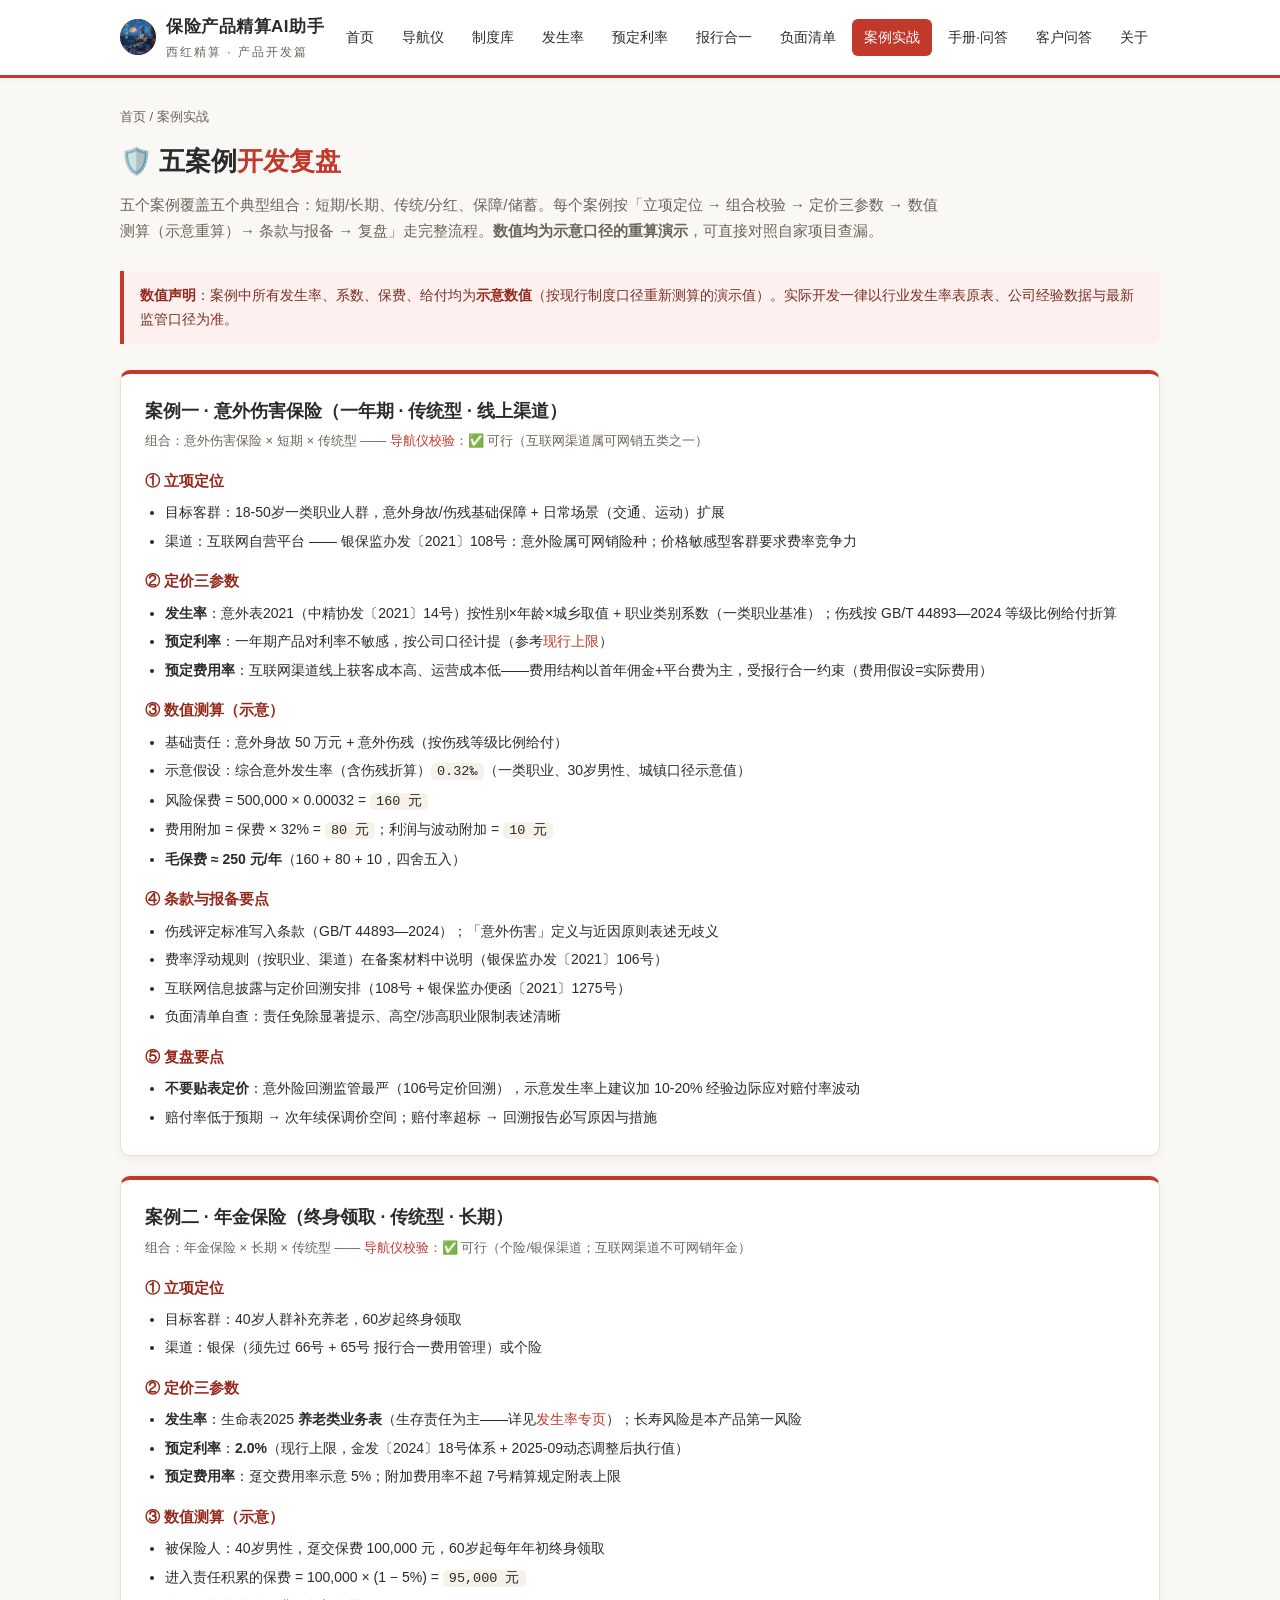
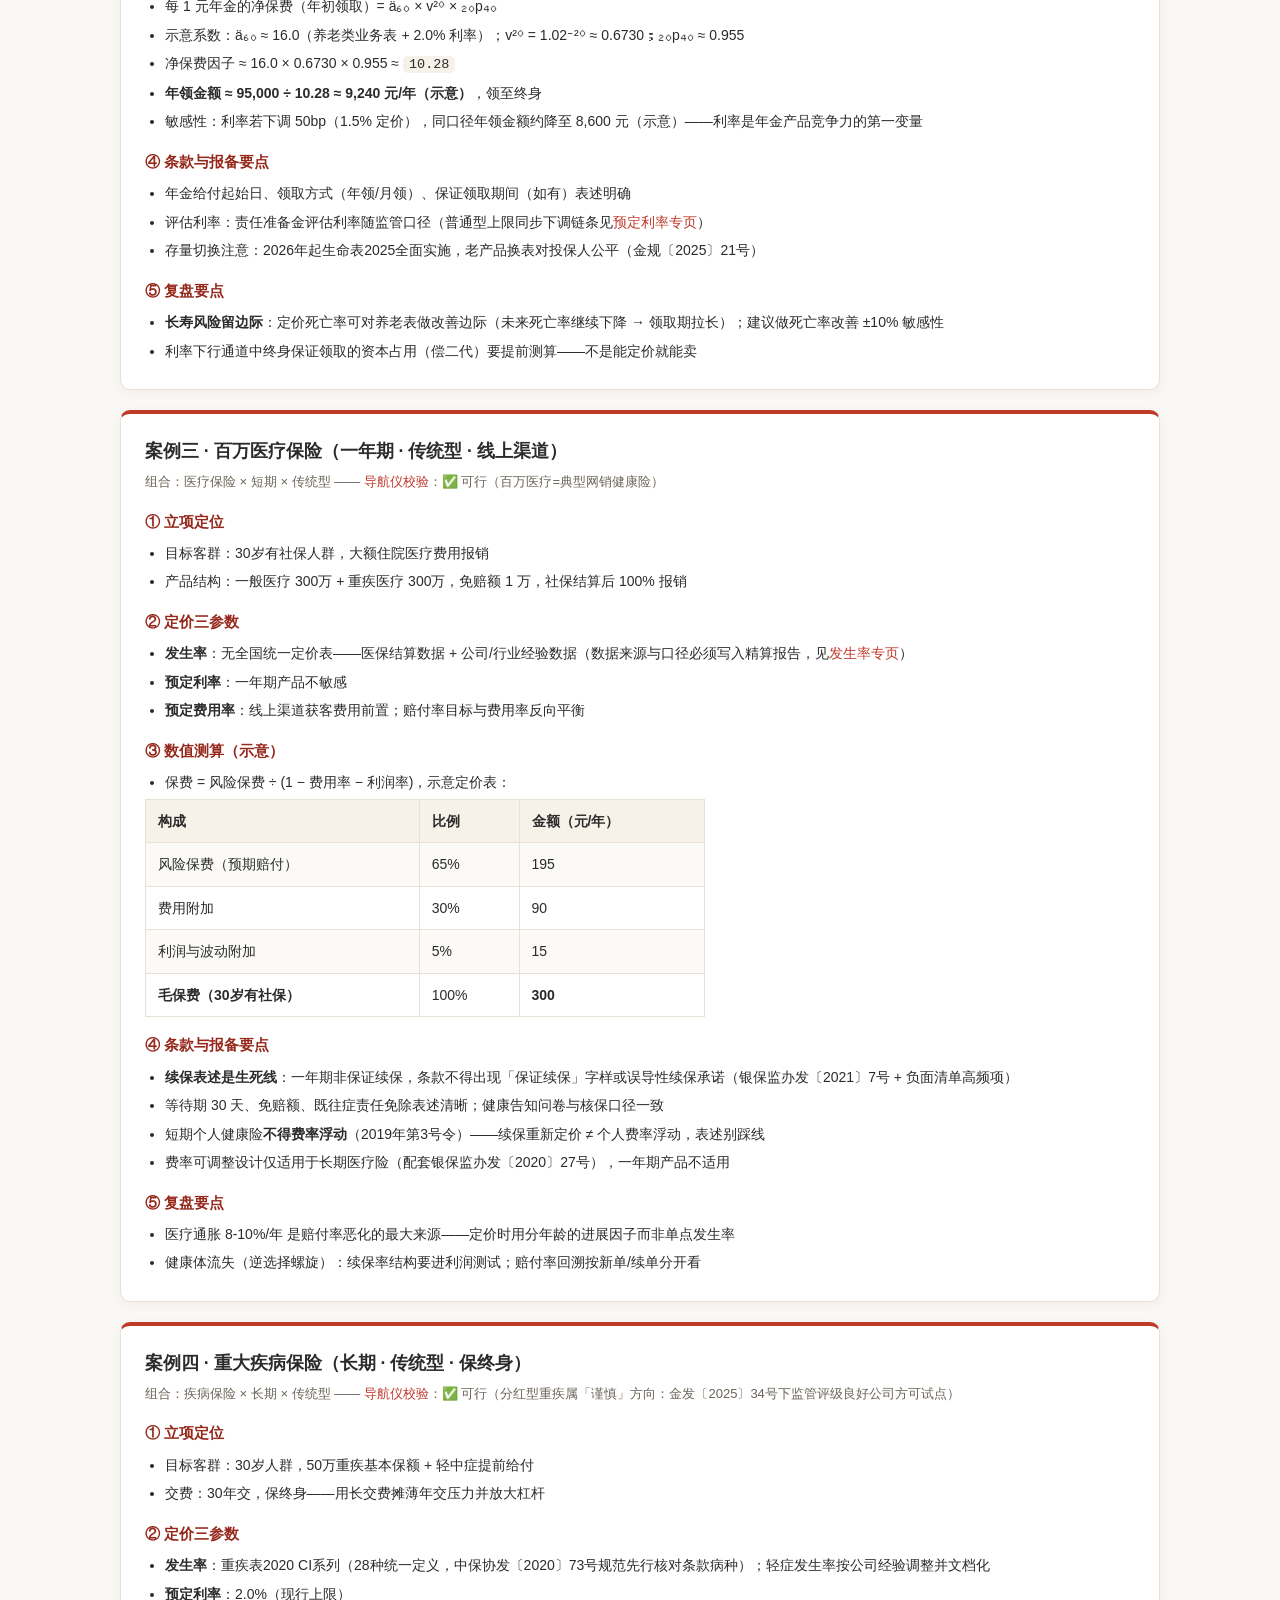
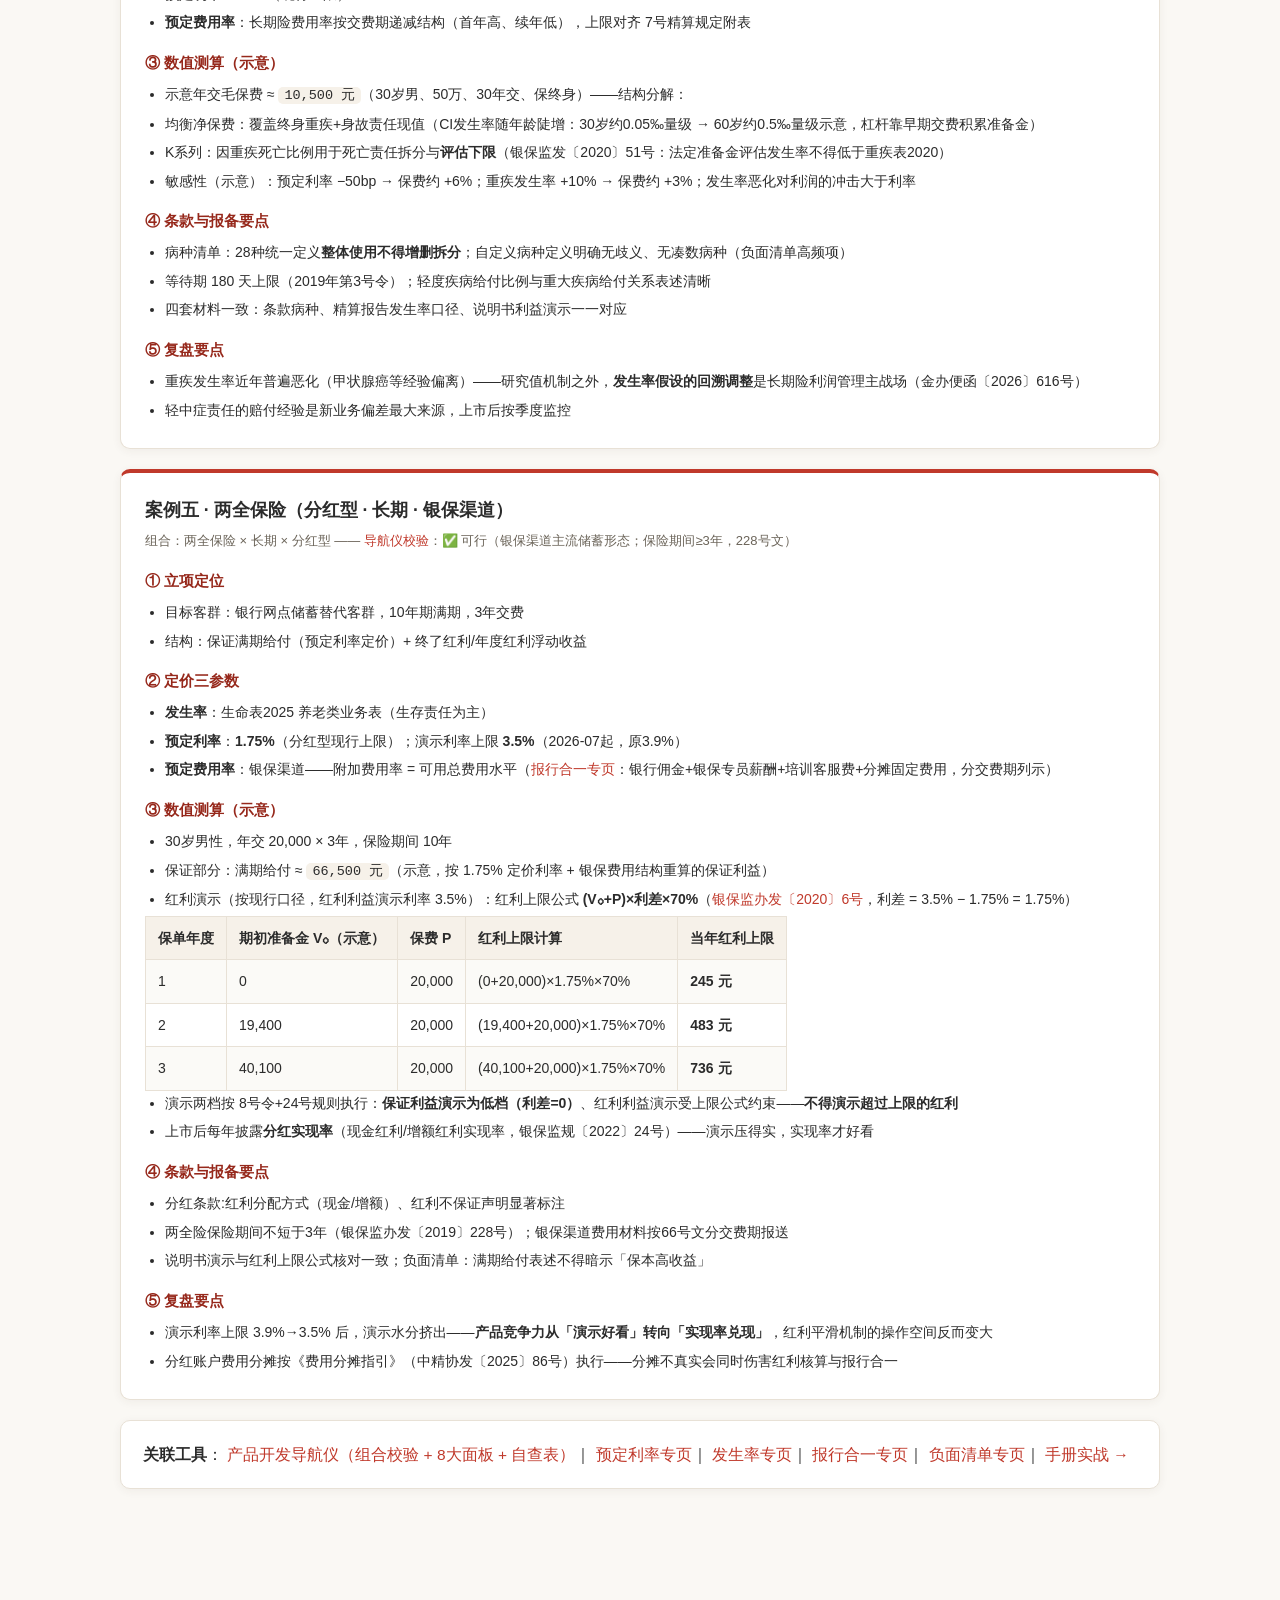
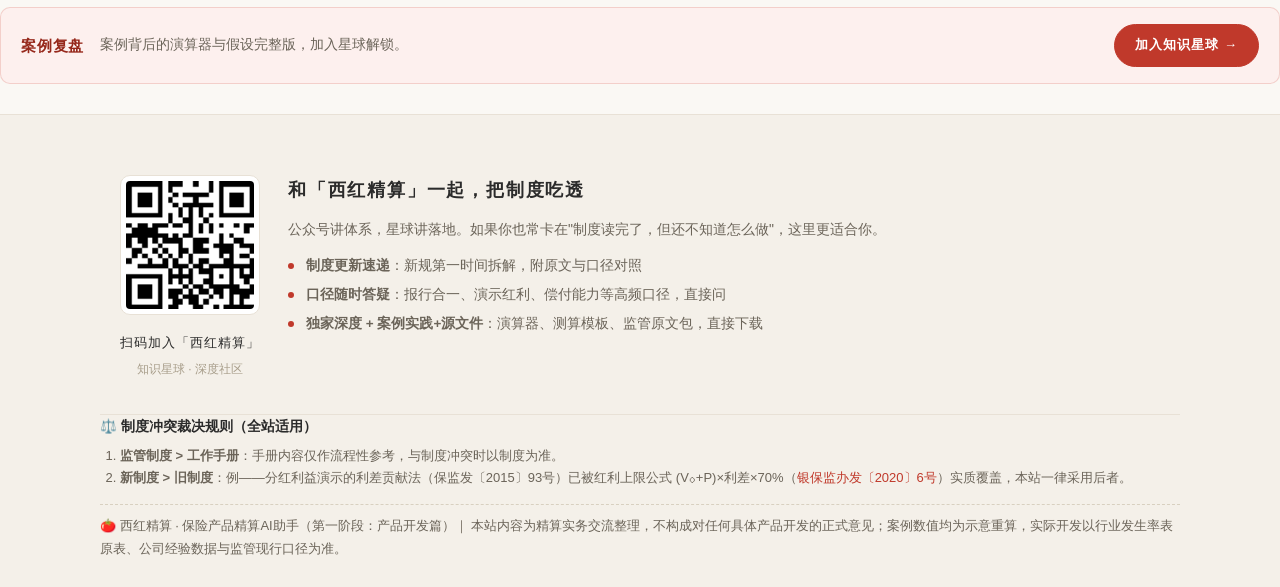
<file: cases.html>
<!DOCTYPE html>
<html lang="zh-CN">
<head>
<meta charset="UTF-8">
<meta name="viewport" content="width=device-width, initial-scale=1.0">
<title>案例实战 · 五类产品开发复盘 · 保险产品精算AI助手</title>
<meta name="description" content="五类产品（意外险/年金险/百万医疗/重疾险/分红两全）从条款到精算报告的完整开发复盘——数值全程重算，可作开发模板对照。">
<link rel="stylesheet" href="css/style.css">
</head>
<body>

<header class="topbar">
  <div class="topbar-inner">
    <div class="brand">
      <div class="logo"><img src="assets/img/xihong-hero.jpg" alt="西红精算"></div>
      <div><span class="name">保险产品精算AI助手</span><span class="sub">西红精算 · 产品开发篇</span></div>
    </div>
    <nav class="nav-links">
      <a href="index.html">首页</a>
      <a href="navigator.html">导航仪</a>
      <a href="regulations.html">制度库</a>
      <a href="occurrence.html">发生率</a>
      <a href="pricing-rate.html">预定利率</a>
      <a href="baoxing.html">报行合一</a>
      <a href="negative-list.html">负面清单</a>
      <a href="cases.html" class="active">案例实战</a>
      <a href="handbook.html">手册·问答</a>
      <a href="family.html">客户问答</a>
      <a href="about.html">关于</a>
    </nav>
  </div>
</header>

<div class="container">

  <div class="page-head">
    <div class="crumbs"><a href="index.html">首页</a> / 案例实战</div>
    <h1>🛡️ 五案例<span class="mark">开发复盘</span></h1>
    <p class="lede">五个案例覆盖五个典型组合：短期/长期、传统/分红、保障/储蓄。每个案例按「立项定位 → 组合校验 → 定价三参数 → 数值测算（示意重算）→ 条款与报备 → 复盘」走完整流程。<b>数值均为示意口径的重算演示</b>，可直接对照自家项目查漏。</p>
  </div>

  <div class="note rule" style="margin-bottom:26px"><b>数值声明</b>：案例中所有发生率、系数、保费、给付均为<b>示意数值</b>（按现行制度口径重新测算的演示值）。实际开发一律以行业发生率表原表、公司经验数据与最新监管口径为准。</div>

  <!-- ============ 案例1 意外伤害保险 ============ -->
  <div class="case-card">
    <h3>案例一 · 意外伤害保险（一年期 · 传统型 · 线上渠道）</h3>
    <div class="case-sub">组合：意外伤害保险 × 短期 × 传统型 —— <a href="navigator.html">导航仪校验</a>：✅ 可行（互联网渠道属可网销五类之一）</div>

    <h4>① 立项定位</h4>
    <ul>
      <li>目标客群：18-50岁一类职业人群，意外身故/伤残基础保障 + 日常场景（交通、运动）扩展</li>
      <li>渠道：互联网自营平台 —— 银保监办发〔2021〕108号：意外险属可网销险种；价格敏感型客群要求费率竞争力</li>
    </ul>

    <h4>② 定价三参数</h4>
    <ul>
      <li><b>发生率</b>：意外表2021（中精协发〔2021〕14号）按性别×年龄×城乡取值 + 职业类别系数（一类职业基准）；伤残按 GB/T 44893—2024 等级比例给付折算</li>
      <li><b>预定利率</b>：一年期产品对利率不敏感，按公司口径计提（参考<a href="pricing-rate.html">现行上限</a>）</li>
      <li><b>预定费用率</b>：互联网渠道线上获客成本高、运营成本低——费用结构以首年佣金+平台费为主，受报行合一约束（费用假设=实际费用）</li>
    </ul>

    <h4>③ 数值测算（示意）</h4>
    <ul>
      <li>基础责任：意外身故 50 万元 + 意外伤残（按伤残等级比例给付）</li>
      <li>示意假设：综合意外发生率（含伤残折算）<span class="case-num">0.32‰</span>（一类职业、30岁男性、城镇口径示意值）</li>
      <li>风险保费 = 500,000 × 0.00032 = <span class="case-num">160 元</span></li>
      <li>费用附加 = 保费 × 32% = <span class="case-num">80 元</span>；利润与波动附加 = <span class="case-num">10 元</span></li>
      <li><b>毛保费 ≈ 250 元/年</b>（160 + 80 + 10，四舍五入）</li>
    </ul>

    <h4>④ 条款与报备要点</h4>
    <ul>
      <li>伤残评定标准写入条款（GB/T 44893—2024）；「意外伤害」定义与近因原则表述无歧义</li>
      <li>费率浮动规则（按职业、渠道）在备案材料中说明（银保监办发〔2021〕106号）</li>
      <li>互联网信息披露与定价回溯安排（108号 + 银保监办便函〔2021〕1275号）</li>
      <li>负面清单自查：责任免除显著提示、高空/涉高职业限制表述清晰</li>
    </ul>

    <h4>⑤ 复盘要点</h4>
    <ul>
      <li><b>不要贴表定价</b>：意外险回溯监管最严（106号定价回溯），示意发生率上建议加 10-20% 经验边际应对赔付率波动</li>
      <li>赔付率低于预期 → 次年续保调价空间；赔付率超标 → 回溯报告必写原因与措施</li>
    </ul>
  </div>

  <!-- ============ 案例2 年金保险 ============ -->
  <div class="case-card">
    <h3>案例二 · 年金保险（终身领取 · 传统型 · 长期）</h3>
    <div class="case-sub">组合：年金保险 × 长期 × 传统型 —— <a href="navigator.html">导航仪校验</a>：✅ 可行（个险/银保渠道；互联网渠道不可网销年金）</div>

    <h4>① 立项定位</h4>
    <ul>
      <li>目标客群：40岁人群补充养老，60岁起终身领取</li>
      <li>渠道：银保（须先过 66号 + 65号 报行合一费用管理）或个险</li>
    </ul>

    <h4>② 定价三参数</h4>
    <ul>
      <li><b>发生率</b>：生命表2025 <b>养老类业务表</b>（生存责任为主——详见<a href="occurrence.html">发生率专页</a>）；长寿风险是本产品第一风险</li>
      <li><b>预定利率</b>：<b>2.0%</b>（现行上限，金发〔2024〕18号体系 + 2025-09动态调整后执行值）</li>
      <li><b>预定费用率</b>：趸交费用率示意 5%；附加费用率不超 7号精算规定附表上限</li>
    </ul>

    <h4>③ 数值测算（示意）</h4>
    <ul>
      <li>被保险人：40岁男性，趸交保费 100,000 元，60岁起每年年初终身领取</li>
      <li>进入责任积累的保费 = 100,000 × (1 − 5%) = <span class="case-num">95,000 元</span></li>
      <li>每 1 元年金的净保费（年初领取）= ä₆₀ × v²⁰ × ₂₀p₄₀</li>
      <li>示意系数：ä₆₀ ≈ 16.0（养老类业务表 + 2.0% 利率）；v²⁰ = 1.02⁻²⁰ ≈ 0.6730；₂₀p₄₀ ≈ 0.955</li>
      <li>净保费因子 ≈ 16.0 × 0.6730 × 0.955 ≈ <span class="case-num">10.28</span></li>
      <li><b>年领金额 ≈ 95,000 ÷ 10.28 ≈ 9,240 元/年（示意）</b>，领至终身</li>
      <li>敏感性：利率若下调 50bp（1.5% 定价），同口径年领金额约降至 8,600 元（示意）——利率是年金产品竞争力的第一变量</li>
    </ul>

    <h4>④ 条款与报备要点</h4>
    <ul>
      <li>年金给付起始日、领取方式（年领/月领）、保证领取期间（如有）表述明确</li>
      <li>评估利率：责任准备金评估利率随监管口径（普通型上限同步下调链条见<a href="pricing-rate.html">预定利率专页</a>）</li>
      <li>存量切换注意：2026年起生命表2025全面实施，老产品换表对投保人公平（金规〔2025〕21号）</li>
    </ul>

    <h4>⑤ 复盘要点</h4>
    <ul>
      <li><b>长寿风险留边际</b>：定价死亡率可对养老表做改善边际（未来死亡率继续下降 → 领取期拉长）；建议做死亡率改善 ±10% 敏感性</li>
      <li>利率下行通道中终身保证领取的资本占用（偿二代）要提前测算——不是能定价就能卖</li>
    </ul>
  </div>

  <!-- ============ 案例3 百万医疗 ============ -->
  <div class="case-card">
    <h3>案例三 · 百万医疗保险（一年期 · 传统型 · 线上渠道）</h3>
    <div class="case-sub">组合：医疗保险 × 短期 × 传统型 —— <a href="navigator.html">导航仪校验</a>：✅ 可行（百万医疗=典型网销健康险）</div>

    <h4>① 立项定位</h4>
    <ul>
      <li>目标客群：30岁有社保人群，大额住院医疗费用报销</li>
      <li>产品结构：一般医疗 300万 + 重疾医疗 300万，免赔额 1 万，社保结算后 100% 报销</li>
    </ul>

    <h4>② 定价三参数</h4>
    <ul>
      <li><b>发生率</b>：无全国统一定价表——医保结算数据 + 公司/行业经验数据（数据来源与口径必须写入精算报告，见<a href="occurrence.html">发生率专页</a>）</li>
      <li><b>预定利率</b>：一年期产品不敏感</li>
      <li><b>预定费用率</b>：线上渠道获客费用前置；赔付率目标与费用率反向平衡</li>
    </ul>

    <h4>③ 数值测算（示意）</h4>
    <ul>
      <li>保费 = 风险保费 ÷ (1 − 费用率 − 利润率)，示意定价表：</li>
    </ul>
    <table class="tbl" style="max-width:560px">
      <tr><th>构成</th><th>比例</th><th>金额（元/年）</th></tr>
      <tr><td>风险保费（预期赔付）</td><td>65%</td><td>195</td></tr>
      <tr><td>费用附加</td><td>30%</td><td>90</td></tr>
      <tr><td>利润与波动附加</td><td>5%</td><td>15</td></tr>
      <tr><td><b>毛保费（30岁有社保）</b></td><td>100%</td><td><b>300</b></td></tr>
    </table>

    <h4>④ 条款与报备要点</h4>
    <ul>
      <li><b>续保表述是生死线</b>：一年期非保证续保，条款不得出现「保证续保」字样或误导性续保承诺（银保监办发〔2021〕7号 + 负面清单高频项）</li>
      <li>等待期 30 天、免赔额、既往症责任免除表述清晰；健康告知问卷与核保口径一致</li>
      <li>短期个人健康险<b>不得费率浮动</b>（2019年第3号令）——续保重新定价 ≠ 个人费率浮动，表述别踩线</li>
      <li>费率可调整设计仅适用于长期医疗险（配套银保监办发〔2020〕27号），一年期产品不适用</li>
    </ul>

    <h4>⑤ 复盘要点</h4>
    <ul>
      <li>医疗通胀 8-10%/年 是赔付率恶化的最大来源——定价时用分年龄的进展因子而非单点发生率</li>
      <li>健康体流失（逆选择螺旋）：续保率结构要进利润测试；赔付率回溯按新单/续单分开看</li>
    </ul>
  </div>

  <!-- ============ 案例4 重大疾病保险 ============ -->
  <div class="case-card">
    <h3>案例四 · 重大疾病保险（长期 · 传统型 · 保终身）</h3>
    <div class="case-sub">组合：疾病保险 × 长期 × 传统型 —— <a href="navigator.html">导航仪校验</a>：✅ 可行（分红型重疾属「谨慎」方向：金发〔2025〕34号下监管评级良好公司方可试点）</div>

    <h4>① 立项定位</h4>
    <ul>
      <li>目标客群：30岁人群，50万重疾基本保额 + 轻中症提前给付</li>
      <li>交费：30年交，保终身——用长交费摊薄年交压力并放大杠杆</li>
    </ul>

    <h4>② 定价三参数</h4>
    <ul>
      <li><b>发生率</b>：重疾表2020 CI系列（28种统一定义，中保协发〔2020〕73号规范先行核对条款病种）；轻症发生率按公司经验调整并文档化</li>
      <li><b>预定利率</b>：2.0%（现行上限）</li>
      <li><b>预定费用率</b>：长期险费用率按交费期递减结构（首年高、续年低），上限对齐 7号精算规定附表</li>
    </ul>

    <h4>③ 数值测算（示意）</h4>
    <ul>
      <li>示意年交毛保费 ≈ <span class="case-num">10,500 元</span>（30岁男、50万、30年交、保终身）——结构分解：</li>
      <li>均衡净保费：覆盖终身重疾+身故责任现值（CI发生率随年龄陡增：30岁约0.05‰量级 → 60岁约0.5‰量级示意，杠杆靠早期交费积累准备金）</li>
      <li>K系列：因重疾死亡比例用于死亡责任拆分与<b>评估下限</b>（银保监发〔2020〕51号：法定准备金评估发生率不得低于重疾表2020）</li>
      <li>敏感性（示意）：预定利率 −50bp → 保费约 +6%；重疾发生率 +10% → 保费约 +3%；发生率恶化对利润的冲击大于利率</li>
    </ul>

    <h4>④ 条款与报备要点</h4>
    <ul>
      <li>病种清单：28种统一定义<b>整体使用不得增删拆分</b>；自定义病种定义明确无歧义、无凑数病种（负面清单高频项）</li>
      <li>等待期 180 天上限（2019年第3号令）；轻度疾病给付比例与重大疾病给付关系表述清晰</li>
      <li>四套材料一致：条款病种、精算报告发生率口径、说明书利益演示一一对应</li>
    </ul>

    <h4>⑤ 复盘要点</h4>
    <ul>
      <li>重疾发生率近年普遍恶化（甲状腺癌等经验偏离）——研究值机制之外，<b>发生率假设的回溯调整</b>是长期险利润管理主战场（金办便函〔2026〕616号）</li>
      <li>轻中症责任的赔付经验是新业务偏差最大来源，上市后按季度监控</li>
    </ul>
  </div>

  <!-- ============ 案例5 两全分红 ============ -->
  <div class="case-card">
    <h3>案例五 · 两全保险（分红型 · 长期 · 银保渠道）</h3>
    <div class="case-sub">组合：两全保险 × 长期 × 分红型 —— <a href="navigator.html">导航仪校验</a>：✅ 可行（银保渠道主流储蓄形态；保险期间≥3年，228号文）</div>

    <h4>① 立项定位</h4>
    <ul>
      <li>目标客群：银行网点储蓄替代客群，10年期满期，3年交费</li>
      <li>结构：保证满期给付（预定利率定价）+ 终了红利/年度红利浮动收益</li>
    </ul>

    <h4>② 定价三参数</h4>
    <ul>
      <li><b>发生率</b>：生命表2025 养老类业务表（生存责任为主）</li>
      <li><b>预定利率</b>：<b>1.75%</b>（分红型现行上限）；演示利率上限 <b>3.5%</b>（2026-07起，原3.9%）</li>
      <li><b>预定费用率</b>：银保渠道——附加费用率 = 可用总费用水平（<a href="baoxing.html">报行合一专页</a>：银行佣金+银保专员薪酬+培训客服费+分摊固定费用，分交费期列示）</li>
    </ul>

    <h4>③ 数值测算（示意）</h4>
    <ul>
      <li>30岁男性，年交 20,000 × 3年，保险期间 10年</li>
      <li>保证部分：满期给付 ≈ <span class="case-num">66,500 元</span>（示意，按 1.75% 定价利率 + 银保费用结构重算的保证利益）</li>
      <li>红利演示（按现行口径，红利利益演示利率 3.5%）：红利上限公式 <b>(V₀+P)×利差×70%</b>（<a href="regulations.html#reg-6hao">银保监办发〔2020〕6号</a>，利差 = 3.5% − 1.75% = 1.75%）</li>
    </ul>
    <table class="tbl" style="max-width:640px">
      <tr><th>保单年度</th><th>期初准备金 V₀（示意）</th><th>保费 P</th><th>红利上限计算</th><th>当年红利上限</th></tr>
      <tr><td>1</td><td>0</td><td>20,000</td><td>(0+20,000)×1.75%×70%</td><td><b>245 元</b></td></tr>
      <tr><td>2</td><td>19,400</td><td>20,000</td><td>(19,400+20,000)×1.75%×70%</td><td><b>483 元</b></td></tr>
      <tr><td>3</td><td>40,100</td><td>20,000</td><td>(40,100+20,000)×1.75%×70%</td><td><b>736 元</b></td></tr>
    </table>
    <ul>
      <li>演示两档按 8号令+24号规则执行：<b>保证利益演示为低档（利差=0）</b>、红利利益演示受上限公式约束——<b>不得演示超过上限的红利</b></li>
      <li>上市后每年披露<b>分红实现率</b>（现金红利/增额红利实现率，银保监规〔2022〕24号）——演示压得实，实现率才好看</li>
    </ul>

    <h4>④ 条款与报备要点</h4>
    <ul>
      <li>分红条款:红利分配方式（现金/增额）、红利不保证声明显著标注</li>
      <li>两全险保险期间不短于3年（银保监办发〔2019〕228号）；银保渠道费用材料按66号文分交费期报送</li>
      <li>说明书演示与红利上限公式核对一致；负面清单：满期给付表述不得暗示「保本高收益」</li>
    </ul>

    <h4>⑤ 复盘要点</h4>
    <ul>
      <li>演示利率上限 3.9%→3.5% 后，演示水分挤出——<b>产品竞争力从「演示好看」转向「实现率兑现」</b>，红利平滑机制的操作空间反而变大</li>
      <li>分红账户费用分摊按《费用分摊指引》（中精协发〔2025〕86号）执行——分摊不真实会同时伤害红利核算与报行合一</li>
    </ul>
  </div>

  <section>
    <div class="card">
      <b>关联工具</b>：
      <a href="navigator.html">产品开发导航仪（组合校验 + 8大面板 + 自查表）</a>｜
      <a href="pricing-rate.html">预定利率专页</a>｜
      <a href="occurrence.html">发生率专页</a>｜
      <a href="baoxing.html">报行合一专页</a>｜
      <a href="negative-list.html">负面清单专页</a>｜
      <a href="handbook.html">手册实战 →</a>
    </div>
  </section>

</div>

  <div class="zsxq-banner">
    <div class="b-title">案例复盘</div>
    <div class="b-desc">案例背后的演算器与假设完整版，加入星球解锁。</div>
    <div class="b-btn"><a class="zsxq-btn" href="https://t.zsxq.com/uk9Vu" target="_blank" rel="noopener">加入知识星球 →</a></div>
  </div>

<footer class="site-footer">
  <div class="zsxq-footer-inner">
    <div class="zsxq-box">
      <div class="zsxq-qr">
        <img src="assets/img/qrcode-zsxq.png" alt="西红精算知识星球二维码">
        <div class="qr-label">扫码加入「西红精算」</div>
        <div class="qr-tip">知识星球 · 深度社区</div>
      </div>
      <div class="zsxq-main">
        <h3>和「西红精算」一起，把制度吃透</h3>
        <p>公众号讲体系，星球讲落地。如果你也常卡在"制度读完了，但还不知道怎么做"，这里更适合你。</p>
        <ul class="zsxq-list">
          <li><b>制度更新速递</b>：新规第一时间拆解，附原文与口径对照</li>
          <li><b>口径随时答疑</b>：报行合一、演示红利、偿付能力等高频口径，直接问</li>
          <li><b>独家深度 + 案例实践+源文件</b>：演算器、测算模板、监管原文包，直接下载</li>
        </ul>
      </div>
    </div>
  </div>
  <div class="footer-inner">
    <h4>⚖️ 制度冲突裁决规则（全站适用）</h4>
    <ol>
      <li><b>监管制度 > 工作手册</b>：手册内容仅作流程性参考，与制度冲突时以制度为准。</li>
      <li><b>新制度 > 旧制度</b>：例——分红利益演示的利差贡献法（保监发〔2015〕93号）已被红利上限公式 (V₀+P)×利差×70%（<a href="regulations.html#reg-6hao">银保监办发〔2020〕6号</a>）实质覆盖，本站一律采用后者。</li>
    </ol>
    <div class="disc">🍅 西红精算 · 保险产品精算AI助手（第一阶段：产品开发篇）｜ 本站内容为精算实务交流整理，不构成对任何具体产品开发的正式意见；案例数值均为示意重算，实际开发以行业发生率表原表、公司经验数据与监管现行口径为准。</div>
  </div>
</footer>

</body>
</html>
</file>
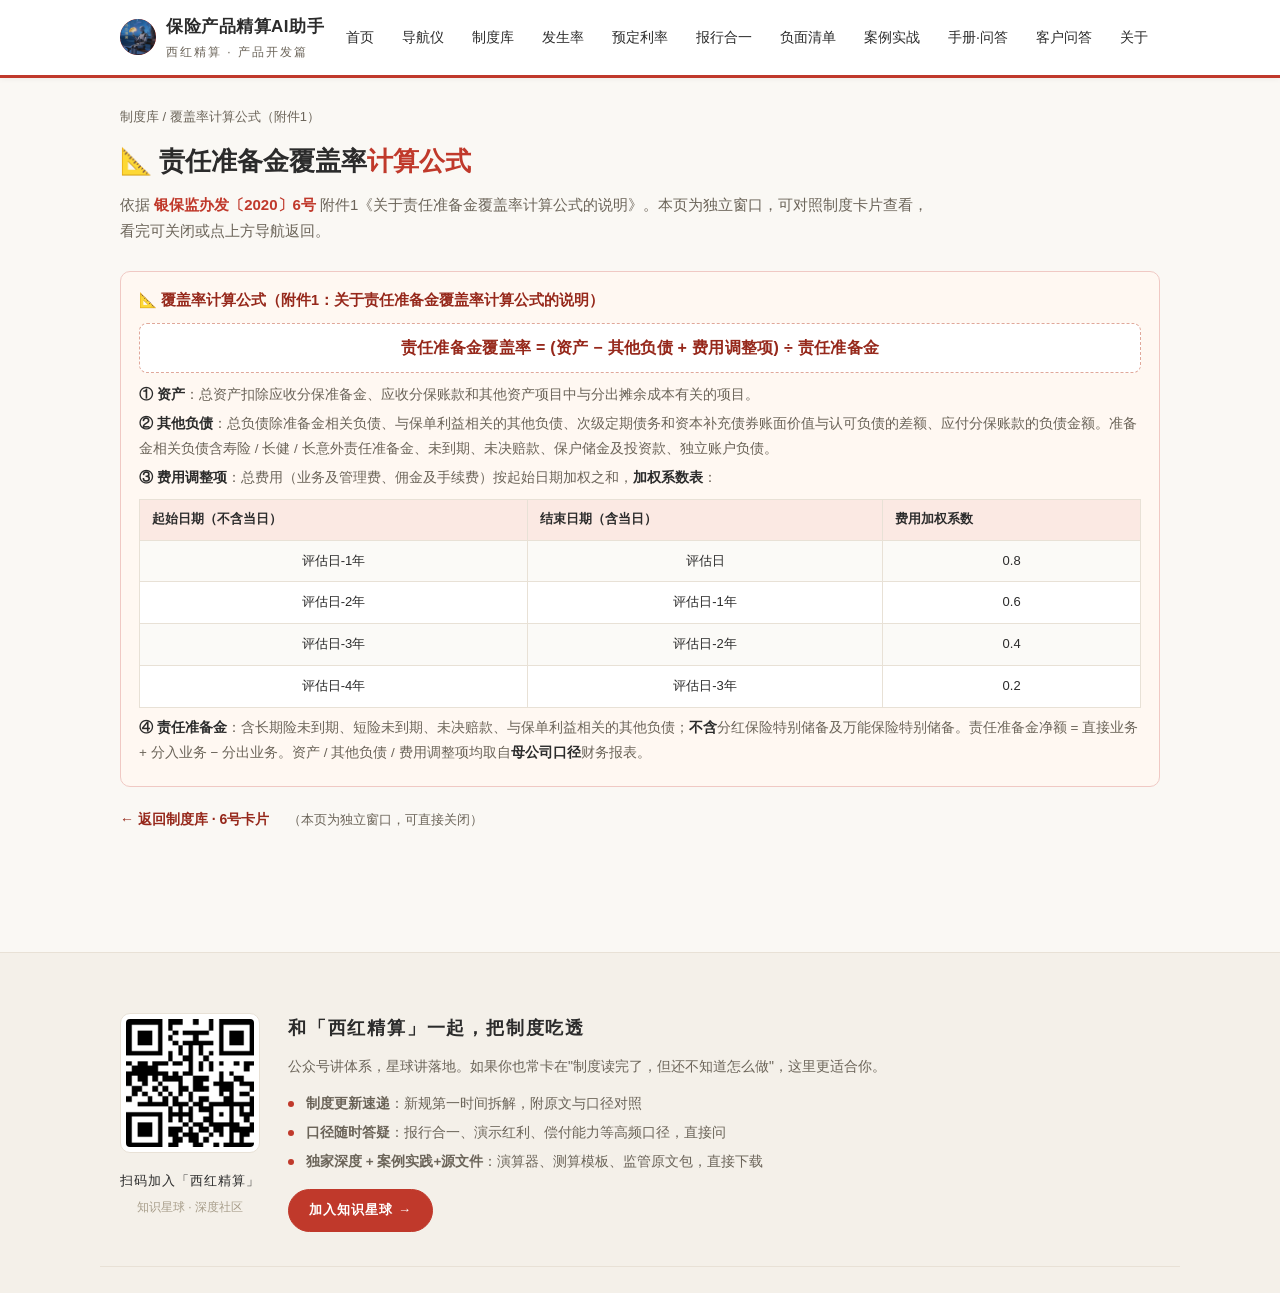
<file: cov-formula.html>
<!DOCTYPE html>
<html lang="zh-CN">
<head>
<meta charset="UTF-8">
<meta name="viewport" content="width=device-width, initial-scale=1.0">
<title>责任准备金覆盖率计算公式 · 保险产品精算AI助手</title>
<meta name="description" content="银保监办发〔2020〕6号 附件1：责任准备金覆盖率计算公式的口径与费用加权系数表。">
<link rel="stylesheet" href="css/style.css">
</head>
<body>

<header class="topbar">
  <div class="topbar-inner">
    <div class="brand">
      <div class="logo"><img src="assets/img/xihong-hero.jpg" alt="西红精算"></div>
      <div><span class="name">保险产品精算AI助手</span><span class="sub">西红精算 · 产品开发篇</span></div>
    </div>
    <nav class="nav-links">
      <a href="index.html">首页</a>
      <a href="navigator.html">导航仪</a>
      <a href="regulations.html">制度库</a>
      <a href="occurrence.html">发生率</a>
      <a href="pricing-rate.html">预定利率</a>
      <a href="baoxing.html">报行合一</a>
      <a href="negative-list.html">负面清单</a>
      <a href="cases.html">案例实战</a>
      <a href="handbook.html">手册·问答</a>
      <a href="family.html">客户问答</a>
      <a href="about.html">关于</a>
    </nav>
  </div>
</header>

<div class="container">

  <div class="page-head">
    <div class="crumbs"><a href="regulations.html#reg-6hao">制度库</a> / 覆盖率计算公式（附件1）</div>
    <h1>📐 责任准备金覆盖率<span class="mark">计算公式</span></h1>
    <p class="lede">依据 <b><a href="regulations.html#reg-6hao">银保监办发〔2020〕6号</a></b> 附件1《关于责任准备金覆盖率计算公式的说明》。本页为独立窗口，可对照制度卡片查看，看完可关闭或点上方导航返回。</p>
  </div>

  <div class="cov-box" style="margin-top:6px;">
    <h4>📐 覆盖率计算公式（附件1：关于责任准备金覆盖率计算公式的说明）</h4>
    <div class="formula">责任准备金覆盖率 = (资产 − 其他负债 + 费用调整项) ÷ 责任准备金</div>
    <p><b>① 资产</b>：总资产扣除应收分保准备金、应收分保账款和其他资产项目中与分出摊余成本有关的项目。</p>
    <p><b>② 其他负债</b>：总负债除准备金相关负债、与保单利益相关的其他负债、次级定期债务和资本补充债券账面价值与认可负债的差额、应付分保账款的负债金额。准备金相关负债含寿险 / 长健 / 长意外责任准备金、未到期、未决赔款、保户储金及投资款、独立账户负债。</p>
    <p><b>③ 费用调整项</b>：总费用（业务及管理费、佣金及手续费）按起始日期加权之和，<b>加权系数表</b>：</p>
    <table class="tbl">
      <tr><th>起始日期（不含当日）</th><th>结束日期（含当日）</th><th>费用加权系数</th></tr>
      <tr><td>评估日-1年</td><td>评估日</td><td>0.8</td></tr>
      <tr><td>评估日-2年</td><td>评估日-1年</td><td>0.6</td></tr>
      <tr><td>评估日-3年</td><td>评估日-2年</td><td>0.4</td></tr>
      <tr><td>评估日-4年</td><td>评估日-3年</td><td>0.2</td></tr>
    </table>
    <p><b>④ 责任准备金</b>：含长期险未到期、短险未到期、未决赔款、与保单利益相关的其他负债；<b>不含</b>分红保险特别储备及万能保险特别储备。责任准备金净额 = 直接业务 + 分入业务 − 分出业务。资产 / 其他负债 / 费用调整项均取自<b>母公司口径</b>财务报表。</p>
  </div>

  <p style="margin:18px 0 30px;">
    <a class="cov-back" href="regulations.html#reg-6hao">← 返回制度库 · 6号卡片</a>
    <span class="cov-hint">（本页为独立窗口，可直接关闭）</span>
  </p>

</div>

<footer class="site-footer">
  <div class="zsxq-footer-inner">
    <div class="zsxq-box">
      <div class="zsxq-qr">
        <img src="assets/img/qrcode-zsxq.png" alt="西红精算知识星球二维码">
        <div class="qr-label">扫码加入「西红精算」</div>
        <div class="qr-tip">知识星球 · 深度社区</div>
      </div>
      <div class="zsxq-main">
        <h3>和「西红精算」一起，把制度吃透</h3>
        <p>公众号讲体系，星球讲落地。如果你也常卡在"制度读完了，但还不知道怎么做"，这里更适合你。</p>
        <ul class="zsxq-list">
          <li><b>制度更新速递</b>：新规第一时间拆解，附原文与口径对照</li>
          <li><b>口径随时答疑</b>：报行合一、演示红利、偿付能力等高频口径，直接问</li>
          <li><b>独家深度 + 案例实践+源文件</b>：演算器、测算模板、监管原文包，直接下载</li>
        </ul>
        <a class="zsxq-btn" href="https://t.zsxq.com/uk9Vu" target="_blank" rel="noopener">加入知识星球 →</a>
      </div>
    </div>
  </div>
</footer>

</body>
</html>
</file>
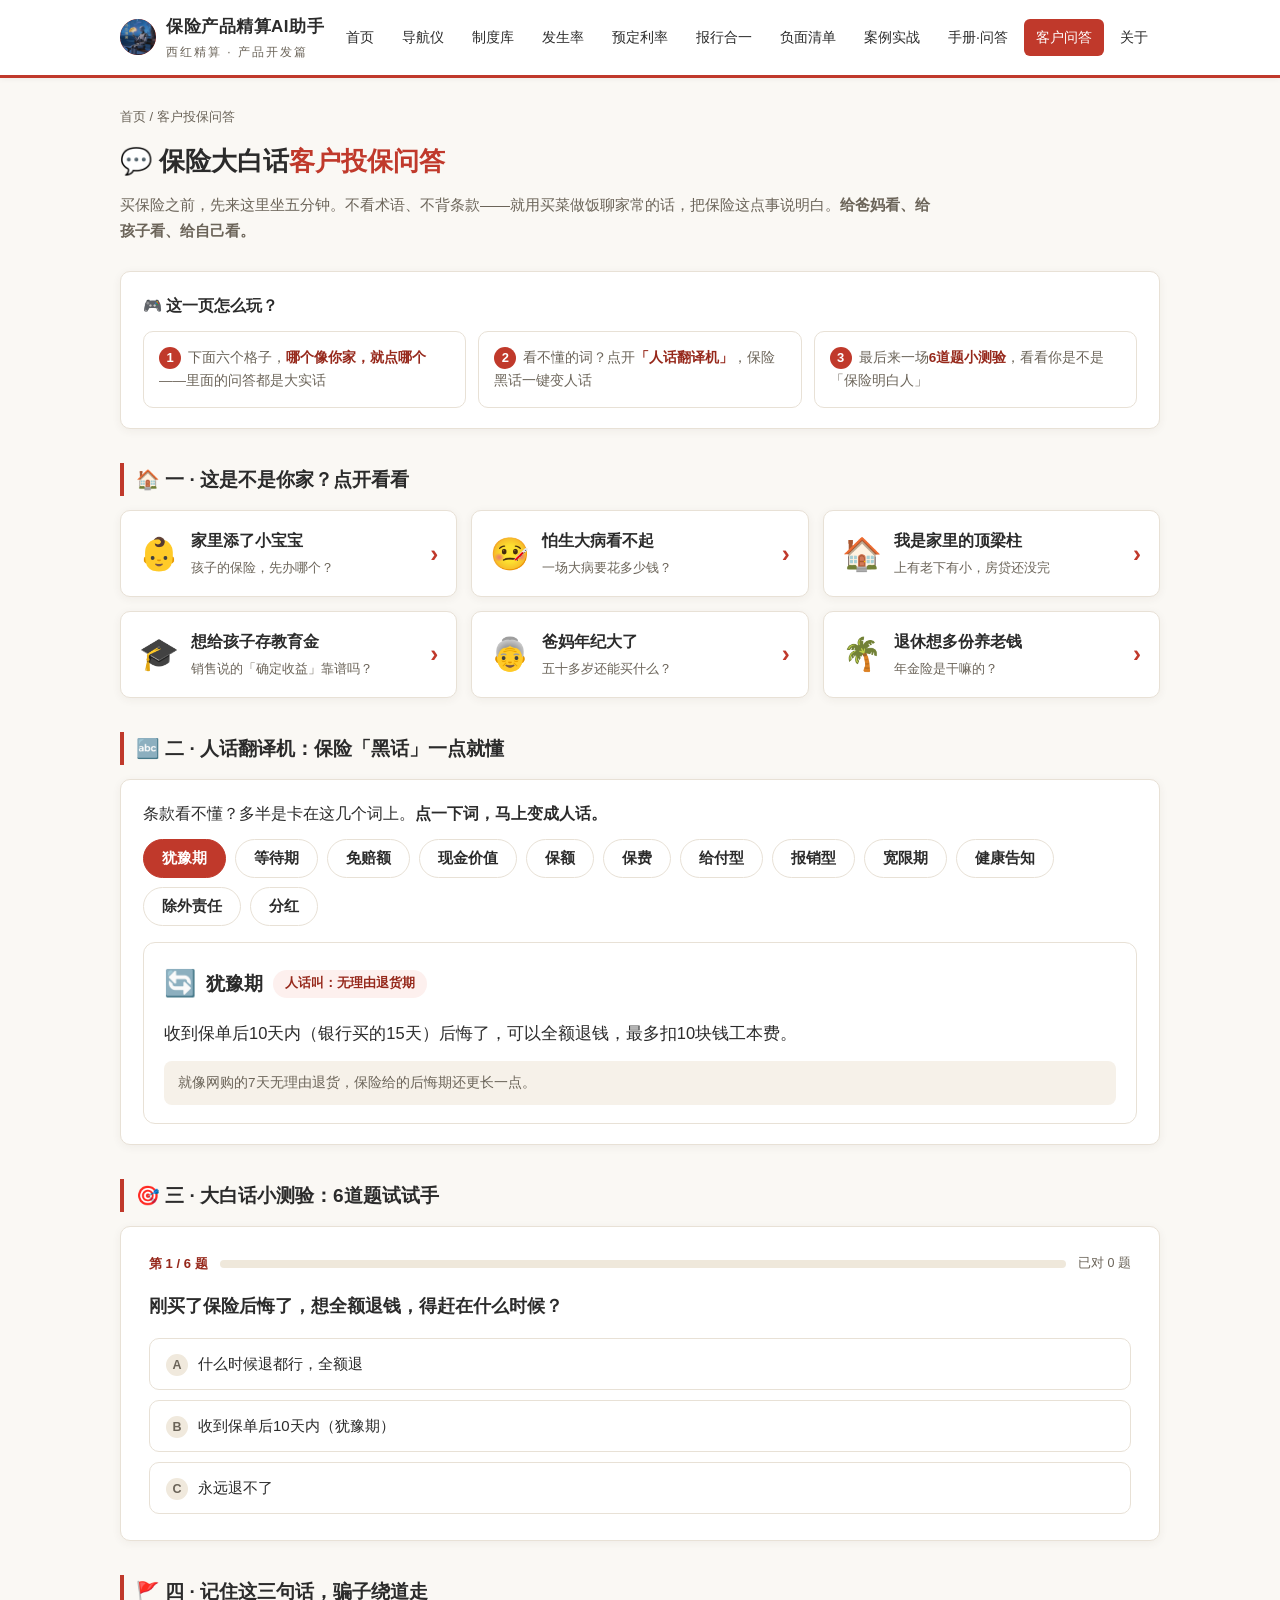
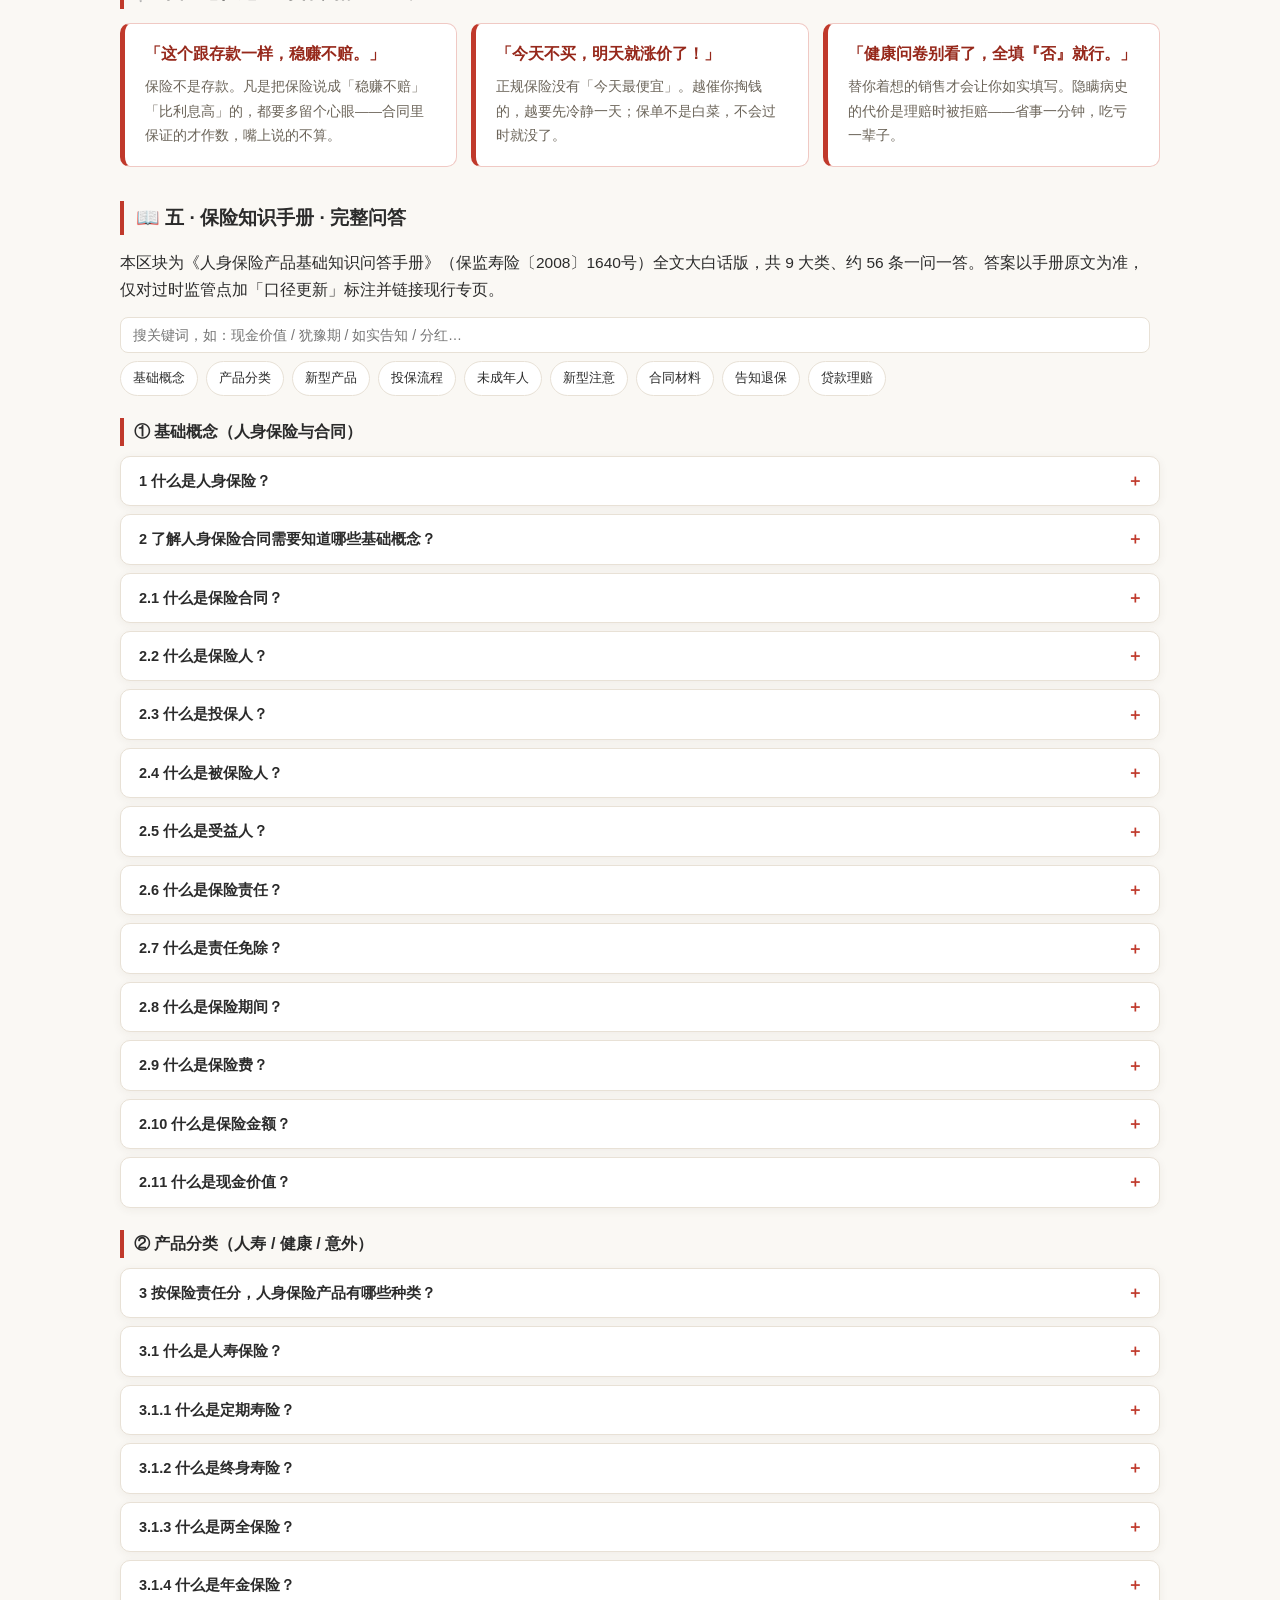
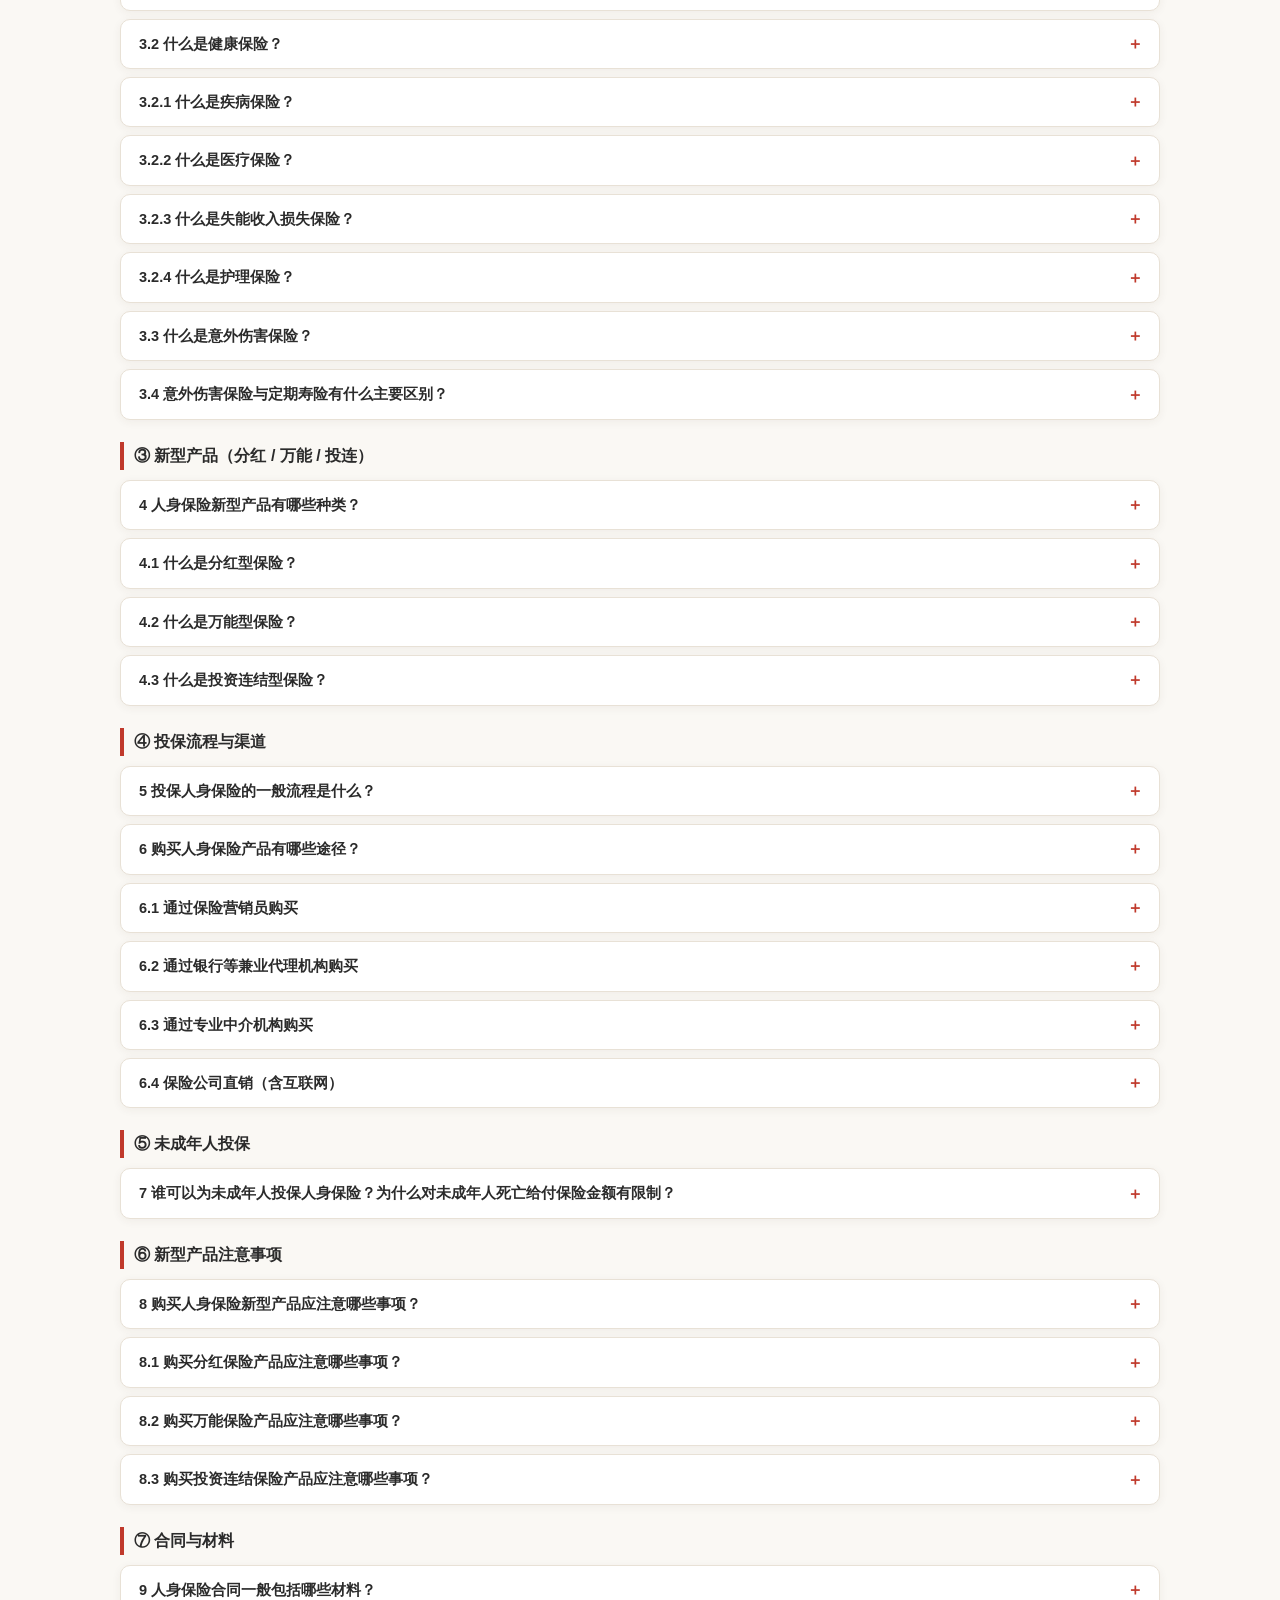
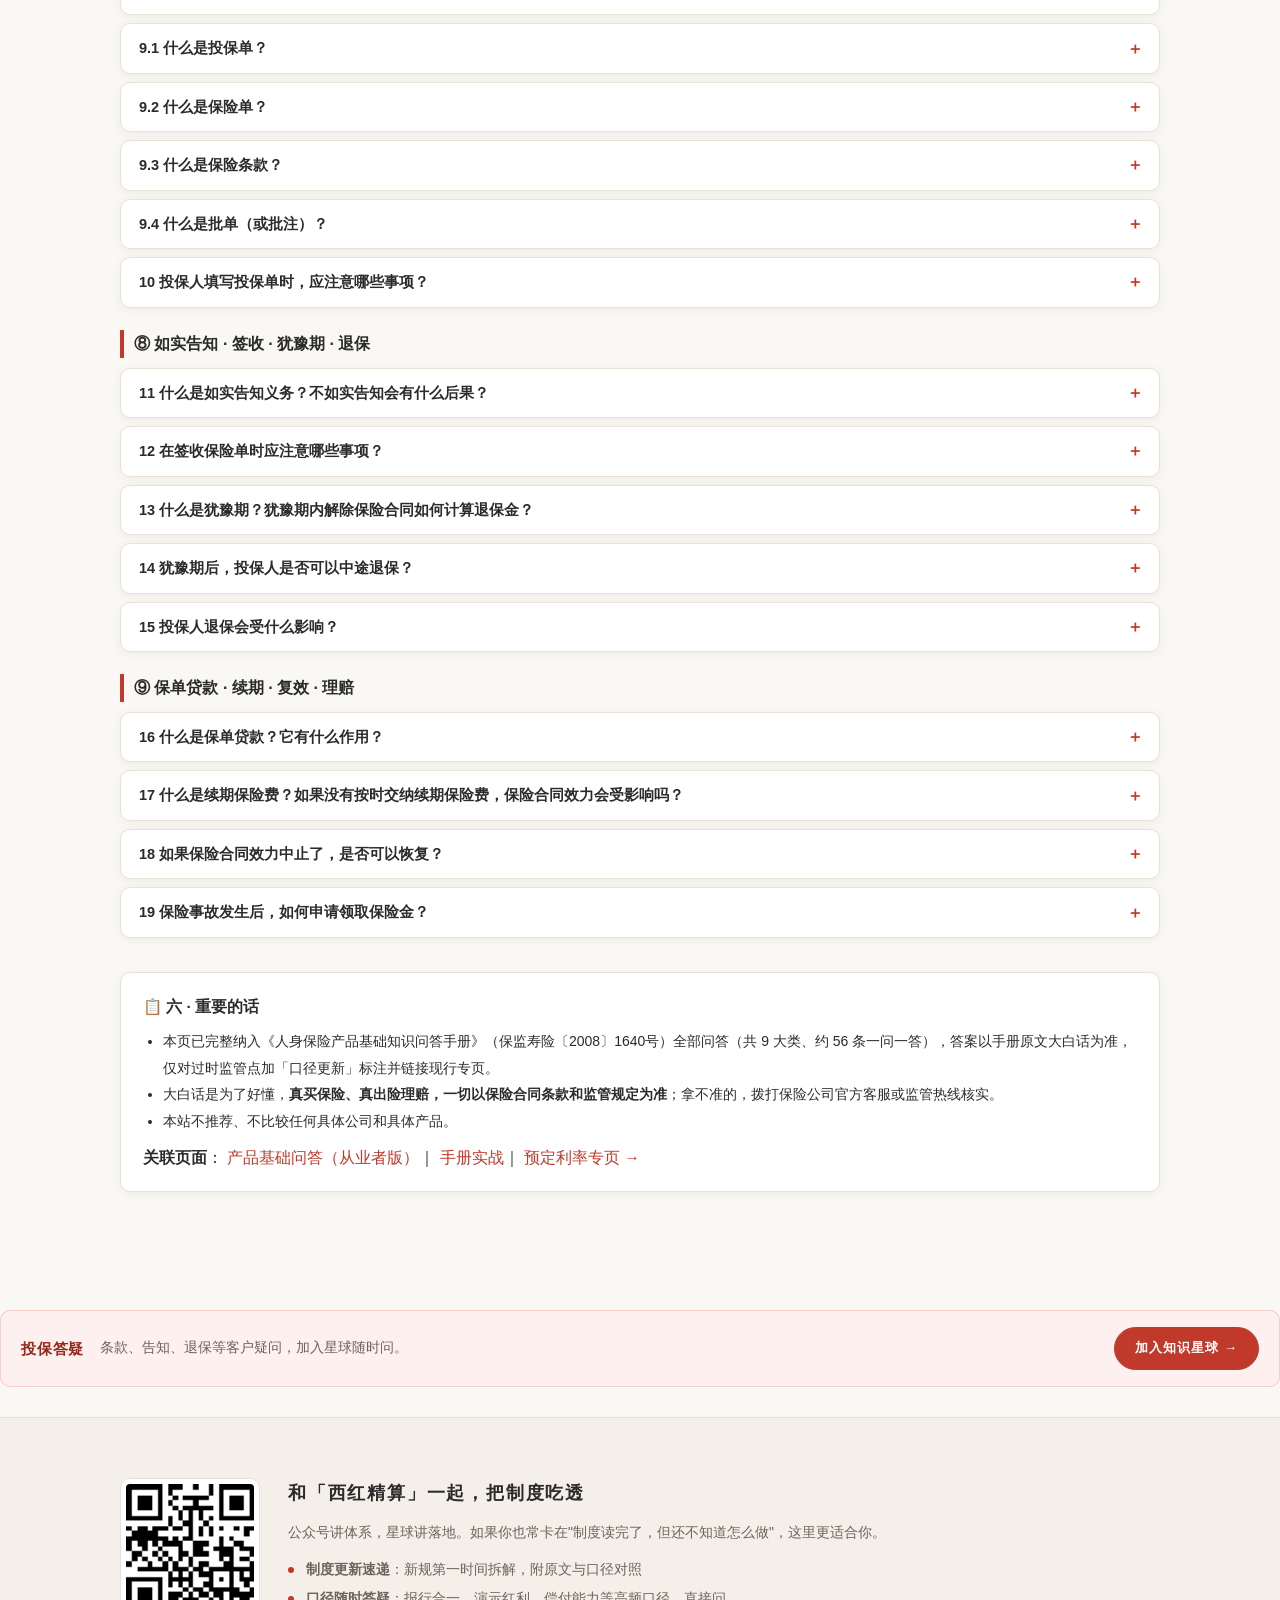
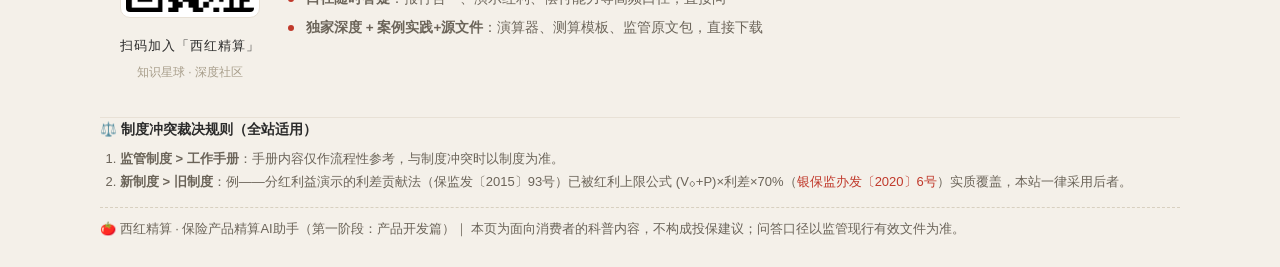
<file: family.html>
<!DOCTYPE html>
<html lang="zh-CN">
<head>
<meta charset="UTF-8">
<meta name="viewport" content="width=device-width, initial-scale=1.0">
<title>客户投保问答 · 保险大白话 · 保险产品精算AI助手</title>
<meta name="description" content="给爸爸妈妈、小两口、一家老小看的保险大白话：六个生活场景点开就看、十二个保险黑话一键翻译成人话、六道题测测你是不是保险明白人。没有术语，只有大实话。">
<link rel="stylesheet" href="css/style.css">
</head>
<body>

<header class="topbar">
  <div class="topbar-inner">
    <div class="brand">
      <div class="logo"><img src="assets/img/xihong-hero.jpg" alt="西红精算"></div>
      <div><span class="name">保险产品精算AI助手</span><span class="sub">西红精算 · 产品开发篇</span></div>
    </div>
    <nav class="nav-links">
      <a href="index.html">首页</a>
      <a href="navigator.html">导航仪</a>
      <a href="regulations.html">制度库</a>
      <a href="occurrence.html">发生率</a>
      <a href="pricing-rate.html">预定利率</a>
      <a href="baoxing.html">报行合一</a>
      <a href="negative-list.html">负面清单</a>
      <a href="cases.html">案例实战</a>
      <a href="handbook.html">手册·问答</a>
      <a href="family.html" class="active">客户问答</a>
      <a href="about.html">关于</a>
    </nav>
  </div>
</header>

<div class="container">

  <div class="page-head">
    <div class="crumbs"><a href="index.html">首页</a> / 客户投保问答</div>
    <h1>💬 保险大白话<span class="mark">客户投保问答</span></h1>
    <p class="lede">买保险之前，先来这里坐五分钟。不看术语、不背条款——就用买菜做饭聊家常的话，把保险这点事说明白。<b>给爸妈看、给孩子看、给自己看。</b></p>
  </div>

  <section>
    <div class="card fam-how">
      <b>🎮 这一页怎么玩？</b>
      <div class="how-row">
        <div class="how-step"><span class="how-num">1</span>下面六个格子，<b>哪个像你家，就点哪个</b>——里面的问答都是大实话</div>
        <div class="how-step"><span class="how-num">2</span>看不懂的词？点开<b>「人话翻译机」</b>，保险黑话一键变人话</div>
        <div class="how-step"><span class="how-num">3</span>最后来一场<b>6道题小测验</b>，看看你是不是「保险明白人」</div>
      </div>
    </div>
  </section>

  <section>
    <h2 class="section-title">🏠 一 · 这是不是你家？点开看看</h2>
    <div class="scene-grid" id="scene-grid">

      <div class="scene" id="sc0" onclick="sceneToggle('sc0')">
        <div class="scene-head">
          <span class="se-emoji">👶</span>
          <span><span class="se-title">家里添了小宝宝</span><span class="se-sub">孩子的保险，先办哪个？</span></span>
          <span class="se-arrow">›</span>
        </div>
        <div class="scene-body" onclick="event.stopPropagation()">
          <p class="scene-q">问：孩子出生，先给他办什么保险？</p>
          <p class="scene-a">答：<b>先办少儿医保，出生就能办</b>，一年才几十块钱，这是国家给的底，别错过。医保办好了，再考虑商业保险。</p>
          <p class="scene-q">问：然后呢？商业保险买什么？</p>
          <p class="scene-a">答：两样最实用——<b>医疗险</b>（住院能报）和<b>重疾险</b>（得大病直接赔一笔钱）。孩子年龄小，重疾险特别便宜，几百块一年能买到几十万保额，越早买越划算。</p>
          <p class="scene-q">问：有没有别踩的坑？</p>
          <p class="scene-a">答：有——<b>别一上来就给孩子买终身寿险</b>。寿险是替「家里挣钱的人」兜底的，孩子不挣钱，用不上。先给孩子配医疗和重疾，把预算留给大人。</p>
        </div>
      </div>

      <div class="scene" id="sc1" onclick="sceneToggle('sc1')">
        <div class="scene-head">
          <span class="se-emoji">🤒</span>
          <span><span class="se-title">怕生大病看不起</span><span class="se-sub">一场大病要花多少钱？</span></span>
          <span class="se-arrow">›</span>
        </div>
        <div class="scene-body" onclick="event.stopPropagation()">
          <p class="scene-q">问：老听说「百万医疗险」，是啥？</p>
          <p class="scene-a">答：一年交几百块保费，住院花的钱<b>超过1万的部分给报销，最高能报到几百万</b>。相当于给全家请了个「大额医药费兜底」——小病用不上它，大病靠它救命。</p>
          <p class="scene-q">问：「免赔额1万」是啥意思？</p>
          <p class="scene-a">答：就是<b>1万块钱以内自己掏，超出1万的部分保险公司才报</b>。打个比方：花了6万，自己出1万，剩下的按规则报销。</p>
          <p class="scene-q">问：有什么要注意的？</p>
          <p class="scene-a">答：三件事——①<b>刚买有等待期</b>（一般30到90天），这期间生病不赔；②看清楚<b>能不能续保</b>、续保条件是什么；③它和医保是搭档：先走医保报，剩下的百万医疗再报，别重复买好几份报销型的。</p>
        </div>
      </div>

      <div class="scene" id="sc2" onclick="sceneToggle('sc2')">
        <div class="scene-head">
          <span class="se-emoji">🏠</span>
          <span><span class="se-title">我是家里的顶梁柱</span><span class="se-sub">上有老下有小，房贷还没完</span></span>
          <span class="se-arrow">›</span>
        </div>
        <div class="scene-body" onclick="event.stopPropagation()">
          <p class="scene-q">问：家里就我挣钱，我该买什么？</p>
          <p class="scene-a">答：三样——<b>意外险</b>（一年一两百块）、<b>定期寿险</b>（万一倒下，赔的钱替你还房贷、养孩子）、<b>重疾险</b>（大病养病期间，赔的钱顶上你的工资）。记住一个理儿：<b>保险先保「挣钱的人」，再保其他人。</b></p>
          <p class="scene-q">问：保额买多少合适？</p>
          <p class="scene-a">答：一个土办法：<b>还没还完的房贷 + 全家3到5年的生活费</b>。比如房贷还剩80万、一年花15万，那寿险保额奔着130万左右去。</p>
          <p class="scene-q">问：怎么买划算？</p>
          <p class="scene-a">答：定期寿险<b>保到60岁左右就够</b>——那会儿房贷还完、孩子立业，责任期过了。保到60岁比保终身便宜得多，钱花在刀刃上。</p>
        </div>
      </div>

      <div class="scene" id="sc3" onclick="sceneToggle('sc3')">
        <div class="scene-head">
          <span class="se-emoji">🎓</span>
          <span><span class="se-title">想给孩子存教育金</span><span class="se-sub">销售说的「确定收益」靠谱吗？</span></span>
          <span class="se-arrow">›</span>
        </div>
        <div class="scene-body" onclick="event.stopPropagation()">
          <p class="scene-q">问：教育金保险能买吗？</p>
          <p class="scene-a">答：能。年金险、增额终身寿这类产品，特点是<b>「将来的钱写在合同里」，到点给多少，白纸黑字</b>——图的就是个确定。</p>
          <p class="scene-q">问：买之前先问自己什么？</p>
          <p class="scene-a">答：<b>「大人自己的保障配齐了吗？」</b>顺序别反：先保障（医疗、重疾、意外、定寿）、后理财。大人是孩子最大的保障，大人裸奔，孩子的教育金存得再好也白搭。</p>
          <p class="scene-q">问：分红险演示的高收益，能信吗？</p>
          <p class="scene-a">答：演示只是<b>演算，不是承诺</b>。分红可能多、可能少、<b>也可能一分没有</b>。要看「确定能拿到的」那部分，别被演示数字带着走。</p>
        </div>
      </div>

      <div class="scene" id="sc4" onclick="sceneToggle('sc4')">
        <div class="scene-head">
          <span class="se-emoji">👵</span>
          <span><span class="se-title">爸妈年纪大了</span><span class="se-sub">五十多岁还能买什么？</span></span>
          <span class="se-arrow">›</span>
        </div>
        <div class="scene-body" onclick="event.stopPropagation()">
          <p class="scene-q">问：爸妈50多、60多了，还能买什么保险？</p>
          <p class="scene-a">答：两样最实际——<b>意外险</b>（摔倒骨折能赔能报，保费便宜）和<b>防癌医疗险</b>（健康告知宽松，三高也能买）。重疾险这个年纪往往「保费倒挂」——交的钱比赔的还多，一般不建议硬上。</p>
          <p class="scene-q">问：爸妈的病史要不要说？</p>
          <p class="scene-a">答：<b>必须如实说！</b>健康问卷问什么答什么。隐瞒病史省事一时，理赔的时候可能一分不赔，得不偿失。</p>
          <p class="scene-q">问：还有什么提醒？</p>
          <p class="scene-a">答：<b>给爸妈买，趁早</b>——每大一岁保费都在涨，过了岁数门槛想买也买不了。先从便宜好用的意外险开始，一步一步来。</p>
        </div>
      </div>

      <div class="scene" id="sc5" onclick="sceneToggle('sc5')">
        <div class="scene-head">
          <span class="se-emoji">🌴</span>
          <span><span class="se-title">退休想多份养老钱</span><span class="se-sub">年金险是干嘛的？</span></span>
          <span class="se-arrow">›</span>
        </div>
        <div class="scene-body" onclick="event.stopPropagation()">
          <p class="scene-q">问：年金险是个啥？</p>
          <p class="scene-a">答：简单说就是<b>「现在交钱，以后领钱」</b>——约定个年龄，到时候保险公司每年或每月给你发钱；选「终身领取」的，活多久领多久，越长寿越划算。</p>
          <p class="scene-q">问：买年金主要看什么？</p>
          <p class="scene-a">答：三件事，都写在合同里：<b>领多少、几岁开始领、领到什么时候</b>。别听口头介绍，翻开合同看数字。</p>
          <p class="scene-q">问：心态上要注意什么？</p>
          <p class="scene-a">答：年金是<b>「细水长流」，不是暴富工具</b>。它的好处是稳——将来每月到账的钱是确定的，跟退休金搭着用，日子踏实。</p>
        </div>
      </div>

    </div>
  </section>

  <section>
    <h2 class="section-title">🔤 二 · 人话翻译机：保险「黑话」一点就懂</h2>
    <div class="card">
      <p class="lede" style="margin-bottom:12px">条款看不懂？多半是卡在这几个词上。<b>点一下词，马上变成人话。</b></p>
      <div class="term-grid" id="term-grid"></div>
      <div class="trans-panel">
        <div class="trans-head"><span class="trans-emoji" id="tr-emoji">🔄</span><b id="tr-term">犹豫期</b><span class="trans-alias" id="tr-alias">人话叫：无理由退货期</span></div>
        <div class="trans-say" id="tr-say">收到保单后10天内（银行买的15天）后悔了，可以全额退钱，最多扣10块钱工本费。</div>
        <div class="trans-eg" id="tr-eg">就像网购的7天无理由退货，保险给的后悔期还更长一点。</div>
      </div>
    </div>
  </section>

  <section>
    <h2 class="section-title">🎯 三 · 大白话小测验：6道题试试手</h2>
    <div class="quiz-box" id="quiz-box"></div>
  </section>

  <section>
    <h2 class="section-title">🚩 四 · 记住这三句话，骗子绕道走</h2>
    <div class="pit-grid">
      <div class="pit-card">
        <div class="pit-say">「这个跟存款一样，稳赚不赔。」</div>
        <div class="pit-why">保险不是存款。凡是把保险说成「稳赚不赔」「比利息高」的，都要多留个心眼——合同里保证的才作数，嘴上说的不算。</div>
      </div>
      <div class="pit-card">
        <div class="pit-say">「今天不买，明天就涨价了！」</div>
        <div class="pit-why">正规保险没有「今天最便宜」。越催你掏钱的，越要先冷静一天；保单不是白菜，不会过时就没了。</div>
      </div>
      <div class="pit-card">
        <div class="pit-say">「健康问卷别看了，全填『否』就行。」</div>
        <div class="pit-why">替你着想的销售才会让你如实填写。隐瞒病史的代价是理赔时被拒赔——省事一分钟，吃亏一辈子。</div>
      </div>
    </div>
  </section>

<section id="manual">
  <h2 class="section-title">📖 五 · 保险知识手册 · 完整问答</h2>
  <p class="lede">本区块为《人身保险产品基础知识问答手册》（保监寿险〔2008〕1640号）全文大白话版，共 9 大类、约 56 条一问一答。答案以手册原文为准，仅对过时监管点加「口径更新」标注并链接现行专页。</p>
  <div class="man-search">
    <input id="manSearch" type="text" placeholder="搜关键词，如：现金价值 / 犹豫期 / 如实告知 / 分红…">
    <span class="man-count" id="manCount"></span>
  </div>
  <div class="man-nav" id="manNav"><a href="#g1">基础概念</a><a href="#g2">产品分类</a><a href="#g3">新型产品</a><a href="#g4">投保流程</a><a href="#g5">未成年人</a><a href="#g6">新型注意</a><a href="#g7">合同材料</a><a href="#g8">告知退保</a><a href="#g9">贷款理赔</a></div>
  <div class="man-empty" id="manEmpty">没有匹配的问答，换个关键词试试。</div>
<div class="man-group" id="g1"><h3>① 基础概念（人身保险与合同）</h3><details class="qna qna-item"><summary>1 什么是人身保险？</summary><div class="qna-a"><p>人身保险是以人的寿命和身体为保险标的的保险。当被保险人发生死亡、伤残、疾病、年老等风险事故时或者达到合同约定的年龄、期限时，保险公司按照保险合同约定提供经济补偿或给付保险金。人身保险具有保障和长期储蓄功能，可以用于为人们的生活进行长期财务规划。</p></div></details><details class="qna qna-item"><summary>2 了解人身保险合同需要知道哪些基础概念？</summary><div class="qna-a"><p>一份人身保险合同里，下面这些基础概念最常用，挨个点开看——保险合同、保险人、投保人、被保险人、受益人、保险责任、责任免除、保险期间、保险费、保险金额、现金价值。</p></div></details><details class="qna qna-item"><summary>2.1 什么是保险合同？</summary><div class="qna-a"><p>保险合同是投保人与保险公司订立的约定保险权利义务关系的协议。</p></div></details><details class="qna qna-item"><summary>2.2 什么是保险人？</summary><div class="qna-a"><p>保险人是指与投保人订立保险合同，并承担赔偿或给付保险金责任的保险公司。</p></div></details><details class="qna qna-item"><summary>2.3 什么是投保人？</summary><div class="qna-a"><p>投保人是指与保险公司订立保险合同，并按照保险合同负有支付保险费义务的人。</p></div></details><details class="qna qna-item"><summary>2.4 什么是被保险人？</summary><div class="qna-a"><p>被保险人是指其人身受保险合同保障的人。如果投保人以自己为被保险人进行投保，投保人与被保险人就是同一人。</p></div></details><details class="qna qna-item"><summary>2.5 什么是受益人？</summary><div class="qna-a"><p>受益人是指人身保险合同中由被保险人或者投保人指定的享有保险金请求权的人，投保人、被保险人可以为受益人。</p></div></details><details class="qna qna-item"><summary>2.6 什么是保险责任？</summary><div class="qna-a"><p>保险责任是指当保险合同约定的保险事故发生时，保险公司承担的经济补偿或给付保险金的责任。人身保险合同的保险责任有身故给付、生存给付、伤残给付、疾病给付、医疗给付等。</p></div></details><details class="qna qna-item"><summary>2.7 什么是责任免除？</summary><div class="qna-a"><p>责任免除是指在保险合同中约定的保险公司不承担责任的事故范围，如因被保险人故意犯罪导致其自身伤残或死亡等。</p><span class="upd">🔄 口径更新：免责条款必须显著提示（2022年8号令），表述含糊、用「即时」「重大」等模糊词会被负面清单点名；详见负面清单专页。 <a href="negative-list.html">负面清单专页 →</a></span></div></details><details class="qna qna-item"><summary>2.8 什么是保险期间？</summary><div class="qna-a"><p>保险期间是指保险合同约定的保险责任开始到保险责任终止的期间。</p></div></details><details class="qna qna-item"><summary>2.9 什么是保险费？</summary><div class="qna-a"><p>保险费是指投保人购买保险产品所支付的款项。</p><p>保险费的高低与保险责任、保险期间、保险金额有关，而且还受被保险人的年龄、性别、身体状况、职业类别等因素的影响。</p></div></details><details class="qna qna-item"><summary>2.10 什么是保险金额？</summary><div class="qna-a"><p>保险金额是指投保人与保险公司在保险合同中约定的、当保险事故发生时保险公司承担给付保险金责任的最高限额。</p></div></details><details class="qna qna-item"><summary>2.11 什么是现金价值？</summary><div class="qna-a"><p>现金价值是长期人身保险合同保险单所具有的价值，通常体现为投保人解除保险合同时，由保险公司向投保人退还的那部分金额。</p><span class="upd">🔄 口径更新：现价计算受精算规定约束（普通型7号文、分红型93号文），前期退保拿回少是正常现象；现价与费用率规则见报行合一专页。 <a href="baoxing.html#fees">报行合一专页 →</a></span></div></details></div><div class="man-group" id="g2"><h3>② 产品分类（人寿 / 健康 / 意外）</h3><details class="qna qna-item"><summary>3 按保险责任分，人身保险产品有哪些种类？</summary><div class="qna-a"><p>人身保险按保险责任可分为三大类：</p><p>· 人寿保险：定期寿险、终身寿险、两全保险、年金保险；</p><p>· 健康保险：疾病保险、医疗保险、失能收入损失保险、护理保险；</p><p>· 意外伤害保险。</p><p>下面挨个点开看每类到底是什么。</p></div></details><details class="qna qna-item"><summary>3.1 什么是人寿保险？</summary><div class="qna-a"><p>人寿保险是主要以人的寿命为保障对象的人身保险。人寿保险通常以被保险人在保险期间内生存或身故为给付保险金的条件。有的人寿保险产品还包括保险合同约定的全残责任。</p><p>人寿保险按照保险责任分为定期寿险、终身寿险、两全保险和年金保险。</p></div></details><details class="qna qna-item"><summary>3.1.1 什么是定期寿险？</summary><div class="qna-a"><p>定期寿险是指按照保险合同约定，以死亡为给付保险金条件，且保险期间为固定年限的人寿保险。</p><p>定期寿险提供一个固定期间的保障，如10年、20年或到被保险人达到某个年龄为止。在保险期间内，如果被保险人不幸身故，保险公司给付保险金；保险期间结束时，如果被保险人仍然生存，保险公司不给付保险金，也不退还保险费，保险合同终止。</p><p>一般来说，定期寿险费率比其他寿险产品低，可以用较少的钱获得较高的身故保障；定期寿险的保险期间可灵活选择，能够满足消费者特定时期的保障需求。</p><p>由于定期寿险只提供固定期限的保障，消费者在保险期满后再购买定期寿险可能会因年龄、健康状况等情况的变化而面临保险公司拒保或提高费率等问题。</p><p>定期寿险比较适合收支节余不多，但要承担较重家庭责任的消费者，例如事业处于起步阶段、刚刚建立家庭的年轻人，若不幸身故，其家庭可能会失去主要的经济来源，身故保险金可以用于分担家庭生活开支、赡养父母、抚养子女或偿还贷款等。</p></div></details><details class="qna qna-item"><summary>3.1.2 什么是终身寿险？</summary><div class="qna-a"><p>终身寿险是指按照保险合同约定，以死亡为给付保险金条件，且保险期间为终身的人寿保险。终身寿险能够为被保险人提供终身的保险保障。投保后，不论被保险人在什么时间身故，保险公司都要按照合同约定给付保险金。</p><p>由于保险期间较长，终身寿险带有一定的储蓄功能，具有一定的现金价值。在其他条件相同的情况下，终身寿险费率比定期寿险高，但保险期间更长。</p></div></details><details class="qna qna-item"><summary>3.1.3 什么是两全保险？</summary><div class="qna-a"><p>两全保险是指按照保险合同约定，在保险期间内以死亡或生存为给付保险金条件的人寿保险。</p><p>两全保险同时具有保障和储蓄功能。在其他条件相同的情况下，两全保险储蓄功能比终身寿险更为突出。由于两全保险同时包含身故给付和生存给付，在其他条件相同的情况下，两全保险费率相对定期寿险和终身寿险都要高。</p><p>两全保险的身故保障功能与定期寿险、终身寿险类似，生存保险金可以用于教育、养老等支出。</p></div></details><details class="qna qna-item"><summary>3.1.4 什么是年金保险？</summary><div class="qna-a"><p>年金保险是指按照保险合同约定，以生存为给付保险金条件，按约定分期给付生存保险金，且分期给付生存保险金的间隔不超过一年（含一年）的人寿保险。年金保险因其在保险金的给付上大多采用每年定期支付的形式而得名，实际操作中年金保险还有每季度给付、每月给付等多种形式。</p><p>常见的年金保险有养老年金保险和教育年金保险等。养老年金保险可以为被保险人提供老年生活所需的资金，教育年金保险则可以为子女教育提供必要的经费支持。</p></div></details><details class="qna qna-item"><summary>3.2 什么是健康保险？</summary><div class="qna-a"><p>健康保险是指对因健康原因导致的损失给付保险金的保险，包括疾病保险、医疗保险、失能收入损失保险和护理保险。</p><span class="upd">🔄 口径更新：健康险等待期不得超过180天（2019年第3号令《健康保险管理办法》）；短期健康险不得费率浮动，长期医疗险可按约定调整费率。</span></div></details><details class="qna qna-item"><summary>3.2.1 什么是疾病保险？</summary><div class="qna-a"><p>疾病保险是指以保险合同约定的疾病的发生为给付保险金条件的保险。</p><p>疾病保险的保险金给付与具体医疗费用支出没有直接关系。</p><p>重大疾病保险是目前市场上最常见的疾病保险。重大疾病保险是当被保险人在保险期间内发生保险合同约定的疾病、达到约定的疾病状态或实施了约定的手术时给付保险金的健康保险产品。重大疾病保险的根本目的是为病情严重、花费巨大的疾病治疗提供经济支持。</p><span class="upd">🔄 口径更新：重疾定义以2020版《重大疾病保险的疾病定义使用规范》为准（旧版已废止）。</span></div></details><details class="qna qna-item"><summary>3.2.2 什么是医疗保险？</summary><div class="qna-a"><p>医疗保险是指以保险合同约定的医疗行为的发生为给付保险金条件，为被保险人接受诊疗期间的医疗费用支出提供保障的保险。</p><p>医疗保险按照保险金的给付性质分为费用补偿型医疗保险和定额给付型医疗保险。</p><p>费用补偿型医疗保险是指，根据被保险人实际发生的医疗费用支出，按照约定的标准确定保险金数额的医疗保险。这种类型的医疗保险的给付金额不能超过被保险人实际发生的医疗费用金额。</p><p>定额给付型医疗保险是指，按照约定的数额给付保险金的医疗保险。</p></div></details><details class="qna qna-item"><summary>3.2.3 什么是失能收入损失保险？</summary><div class="qna-a"><p>失能收入损失保险是指以因保险合同约定的疾病或者意外伤害导致工作能力丧失为给付保险金条件，为被保险人在一定时期内收入减少或者中断提供保障的保险。</p></div></details><details class="qna qna-item"><summary>3.2.4 什么是护理保险？</summary><div class="qna-a"><p>护理保险是指以因保险合同约定的日常生活能力障碍引发护理需要为给付保险金条件，为被保险人的护理支出提供保障的保险。</p></div></details><details class="qna qna-item"><summary>3.3 什么是意外伤害保险？</summary><div class="qna-a"><p>一般来说，意外伤害是指遭受外来的、突发的、非本意的、非疾病的使身体受到伤害的客观事件。意外伤害保险是指在约定的保险期间内，因发生意外伤害而导致被保险人身故或残疾，保险公司给付约定保险金的保险。</p><p>意外伤害保险的保险期间多为一年期或一年期以下，最常见的有综合意外伤害保险、交通工具意外伤害保险等。相对于其他人身保险产品而言，意外伤害保险一般费率比较低，保障金额比较高，购买手续简便。</p></div></details><details class="qna qna-item"><summary>3.4 意外伤害保险与定期寿险有什么主要区别？</summary><div class="qna-a"><p>第一，意外伤害保险承保因意外伤害而导致的身故，不承保因疾病而导致的身故。这两种原因导致的身故都属于定期寿险的保险责任范围。</p><p>第二，意外伤害保险承保因意外伤害导致的残疾，并依照不同的残疾程度给付保险金。定期寿险有的不包含残疾给付责任，有的虽然包含残疾责任，但仅包括保险合同约定的全残责任。</p><p>第三，意外伤害保险保险期间一般较短，多为一年及一年期以下。定期寿险保险期间一般较长。</p></div></details></div><div class="man-group" id="g3"><h3>③ 新型产品（分红 / 万能 / 投连）</h3><details class="qna qna-item"><summary>4 人身保险新型产品有哪些种类？</summary><div class="qna-a"><p>人身保险新型产品是相对于普通型人身保险产品而言的，包括分红型、万能型、投资连结型等。</p></div></details><details class="qna qna-item"><summary>4.1 什么是分红型保险？</summary><div class="qna-a"><p>分红型保险是指保险公司将其实际经营成果优于定价假设的盈余，按照一定比例向保单持有人进行分配的人寿保险，具有以下特点：</p><p>第一，保单持有人可以获得红利分配。分红保险除具有基本保障功能外，保险公司每年还根据分红保险业务的实际经营状况，决定红利分配，即客户可以与公司一起分享公司的经营成果。</p><p>第二，红利分配方式包括现金红利和增额红利。现金红利分配是指直接以现金的形式将盈余分配给保单持有人，保险公司可以提供多种红利领取方式，比如现金、抵交保费、累积生息以及购买交清保额等。增额红利分配是指在整个保险期限内每年以增加保额的方式分配红利。</p><p>第三，红利的分配是不确定的。分红水平主要取决于保险公司的实际经营成果。</p><span class="upd">🔄 口径更新：分红演示现行按红利上限公式＋演示利率上限（2026年起3.5%）执行；各公司须每年披露分红实现率（2022年24号），买前看实现率历史比看演示数字更实在。 <a href="baoxing.html#fees">报行合一专页 →</a> <a href="qna.html">分红实现率答疑 →</a></span></div></details><details class="qna qna-item"><summary>4.2 什么是万能型保险？</summary><div class="qna-a"><p>万能型保险是指包含保险保障功能并设立有保底收益投资账户的人寿保险，具有以下特点：</p><p>第一，交费灵活，收费透明。通常来说，投保人交纳首期保费后，可不定期不定额地交纳保费。同时，保险公司向投保人明示所收取的各项费用。</p><p>第二，灵活性高，保额可调整。账户资金可在合同约定的条件下灵活支取。按照合同约定，投保人通常可以提高或降低保险金额。</p><p>第三，通常设定最低保证利率，定期结算投资收益。此类产品为投资账户提供最低收益保证，并且可以与保险公司分享最低保证收益以上的投资回报。</p><span class="upd">🔄 口径更新：万能受金规〔2025〕14号新规全面从严（产品、账户、资产负债、销售）；最低保证利率现行上限为1.0%。</span></div></details><details class="qna qna-item"><summary>4.3 什么是投资连结型保险？</summary><div class="qna-a"><p>投资连结型保险是指包含保险保障功能并至少在一个投资账户拥有一定资产价值的人寿保险，具有以下特点：</p><p>第一、交费灵活，收费透明。通常来说，投保人交纳首期保费后，可不定期不定额地交纳保费。同时，保险公司向投保人明示所收取的各项费用。</p><p>第二、灵活性高，账户资金可自由转换。由于投资连结保险通常具有多个投资账户，不同投资账户具有不同的投资策略和投资方向，投保人可以根据自身偏好将用于投资的保费分配到不同投资账户，按合同约定调整不同账户间的资金分配比例，并可在合同约定条件下灵活支取投资账户的资金。</p><p>第三、通常不设定最低保证利率。投资收益可以在账户价格波动中反映出来（保险公司目前通常不迟于一周公布一次账户价格），因此，若具体投资账户运作不佳或随股市波动，投入该投资账户的投资收益可能会出现负数。</p><span class="upd">🔄 口径更新：投连不保证收益、投资风险完全由投保人自担，账户价格披露频率按监管规定执行。</span></div></details></div><div class="man-group" id="g4"><h3>④ 投保流程与渠道</h3><details class="qna qna-item"><summary>5 投保人身保险的一般流程是什么？</summary><div class="qna-a"><p>消费者若要购买人身保险产品，可向保险公司提出购买意向，不同公司、不同渠道销售的产品投保流程可能会有不同，一般来说，流程如下：</p><ol class="man-steps"><li>客户选择保险公司和产品，并提出投保意向</li><li>保险公司业务人员为客户提供产品咨询并设计保险方案</li><li>客户填写投保单，并交纳首期暂收保费（或填写银行授权转账通知书），由业务人员交单到保险公司</li><li>保险公司签发合同并打印正式发票</li><li>业务人员递送合同，客户签收</li><li>补充材料、体检（如需要）</li></ol></div></details><details class="qna qna-item"><summary>6 购买人身保险产品有哪些途径？</summary><div class="qna-a"><p>购买人身保险产品主要有以下几种途径，挨个点开看各自要注意什么。</p></div></details><details class="qna qna-item"><summary>6.1 通过保险营销员购买</summary><div class="qna-a"><p>保险营销员经保险公司授权，代表保险公司销售保险产品。保险营销员需要经过专业培训和通过从业资格考试。消费者可以要求保险营销员出示资格证和展业证，并可以通过保险公司核查营销员的身份。</p><p>消费者可以请保险营销员为自己提供专业建议，并针对自身实际情况，设计灵活、全面的保险计划。</p></div></details><details class="qna qna-item"><summary>6.2 通过银行等兼业代理机构购买</summary><div class="qna-a"><p>目前，很多保险公司通过银行等兼业代理机构销售保险产品，兼业代理机构可以代理一家或多家保险公司的产品。</p><p>银行等兼业代理机构的网点分布比较广，方便消费者就近购买保险产品。</p><p>通过银行等兼业代理机构销售的人身保险产品通常比较简单，投保方便。</p></div></details><details class="qna qna-item"><summary>6.3 通过专业中介机构购买</summary><div class="qna-a"><p>消费者可以通过保险代理公司、保险经纪公司等专业中介机构购买人身保险产品。</p></div></details><details class="qna qna-item"><summary>6.4 保险公司直销（含互联网）</summary><div class="qna-a"><p>目前，部分保险公司采取了公司直销的方式销售保险产品，即保险公司通过电视、电话、广告信函或互联网等方式直接向消费者销售保险产品。</p><p>随着电信、电脑网络、互动媒体等高新技术的飞速发展，直销方式近年来发展较快。</p><span class="upd">🔄 口径更新：互联网保险受108号/2021年15号专门监管，网销产品范围有限、信息披露要求更高；通过非正规链接或「扫码投保」务必核对是否为保险公司官方渠道。</span></div></details></div><div class="man-group" id="g5"><h3>⑤ 未成年人投保</h3><details class="qna qna-item"><summary>7 谁可以为未成年人投保人身保险？为什么对未成年人死亡给付保险金额有限制？</summary><div class="qna-a"><p>我国《保险法》规定，「投保人不得为无民事行为能力人投保以死亡为给付保险金条件的人身保险，保险人也不得承保。父母为其未成年子女投保的人身保险，不受前款规定限制，但是死亡给付保险金额总和不得超过保险监督管理机构规定的限额。」</p><p>对未成年人死亡给付保险金额进行限制主要是为了保护未成年人权益，防止道德风险；同时，从整个家庭看，父母是家庭的主要经济来源和支柱，以父母为被保险人购买保险，可以使整个家庭获得更加全面的保险保障。</p><span class="upd">🔄 口径更新：未成年死亡给付限额现行标准为——不满10周岁不得超过20万元，10周岁至18周岁不得超过50万元（保监发〔2015〕90号，2026年仍执行）。</span></div></details></div><div class="man-group" id="g6"><h3>⑥ 新型产品注意事项</h3><details class="qna qna-item"><summary>8 购买人身保险新型产品应注意哪些事项？</summary><div class="qna-a"><p>新型产品（分红、万能、投连）利益有浮动，购买前请务必看清下面三类产品的注意事项。</p></div></details><details class="qna qna-item"><summary>8.1 购买分红保险产品应注意哪些事项？</summary><div class="qna-a"><p>如果投保人选择购买分红保险产品，投保人应当了解分红保险可分配给投保人的红利是不确定的，没有固定的比率。分红水平主要取决于保险公司的实际经营成果。如果实际经营成果好于预期，保险公司才会将部分盈余分配给投保人。如果实际经营成果比预期差，保险公司可能不会进行盈余分配。不要将分红保险产品同其他金融产品（如国债、银行存款等）等同或进行片面比较。</p><span class="upd">🔄 口径更新：切勿把分红险与银行存款、国债做片面收益比较；评估时以「保证利益＋分红实现率历史」为准。</span></div></details><details class="qna qna-item"><summary>8.2 购买万能保险产品应注意哪些事项？</summary><div class="qna-a"><p>如果投保人选择购买万能保险产品，投保人应当详细了解万能保险的费用扣除情况，包括初始费用、死亡风险保险费、保单管理费、手续费、退保费用等；万能保险产品的投资回报具有不确定性，投保人要承担部分投资风险；产品说明书或保险利益测算书中关于未来收益的测算纯粹是描述性的，最低保证利率之上的投资收益是不确定的。</p></div></details><details class="qna qna-item"><summary>8.3 购买投资连结保险产品应注意哪些事项？</summary><div class="qna-a"><p>如果投保人选择购买投资连结保险产品，投保人应当详细了解投资连结保险的费用扣除情况，包括初始费用、买入卖出差价、死亡风险保险费、保单管理费、资产管理费、手续费、退保费用等；投资连结保险产品的投资回报具有不确定性，投资风险完全由投保人承担；产品说明书或保险利益测算书中关于未来收益的测算纯粹是描述性的，实际投资可能赢利或出现亏损。</p><span class="upd">🔄 口径更新：投连各项费用扣除比例、投资风险完全自担，购买前务必逐条看清产品说明书的费用表。</span></div></details></div><div class="man-group" id="g7"><h3>⑦ 合同与材料</h3><details class="qna qna-item"><summary>9 人身保险合同一般包括哪些材料？</summary><div class="qna-a"><p>人身保险合同一般包括投保单、保险单、保险条款、批单（或批注）及其他合同双方共同认可的与合同权利义务有关的书面协议。</p></div></details><details class="qna qna-item"><summary>9.1 什么是投保单？</summary><div class="qna-a"><p>投保单是投保人向保险公司申请订立保险合同的书面要约。</p></div></details><details class="qna qna-item"><summary>9.2 什么是保险单？</summary><div class="qna-a"><p>保险单是保险公司承保后签发的，记载保险金额、保险费数额等合同具体信息的单证。</p></div></details><details class="qna qna-item"><summary>9.3 什么是保险条款？</summary><div class="qna-a"><p>保险条款详细记载了保险合同当事人的权利和义务，具体包括保险责任、责任免除、保险费交纳、保险金申请、合同解除、争议处理等事项。</p></div></details><details class="qna qna-item"><summary>9.4 什么是批单（或批注）？</summary><div class="qna-a"><p>批单（或批注）是合同双方变更合同内容的补充协议，一般会附在原合同上。</p></div></details><details class="qna qna-item"><summary>10 投保人填写投保单时，应注意哪些事项？</summary><div class="qna-a"><p>投保单是保险合同的重要组成部分，也是保险公司进行核保及核定给付、赔付的重要原始资料，因此，投保人在填写投保单时，应注意以下事项：</p><p>· 对投保人、被保险人和受益人的姓名、性别、年龄、职业、地址、电话等内容按照投保时的实际情况填写，姓名和身份证号码要与身份证或户口簿上所登记的内容相符；在填写地址时，要详细写明地址全称。一般情况下，应填写常用的通讯地址，以便保险公司联系。</p><p>· 准确填写要求投保的产品名称、保险金额及相关信息。</p><p>· 投保人及被保险人应如实回答投保单上所提的问题，对投保单上要求提供详细情况的问题，应在投保单备注栏中说明详情或提供相关的书面材料。</p><p>· 投保人在填写完毕后，应对投保单内容进行复核，确认内容真实完整，并应亲笔签名确认。必要时，被保险人也需要亲笔签名确认，如签订以身故为保险金给付条件的合同时。投保人、被保险人切勿在空白或未填写完整的投保单上签字。</p><span class="upd">🔄 口径更新：代签名、代抄录风险提示语句会导致合同效力瑕疵甚至被认定无效；健康告知须本人如实确认。</span></div></details></div><div class="man-group" id="g8"><h3>⑧ 如实告知 · 签收 · 犹豫期 · 退保</h3><details class="qna qna-item"><summary>11 什么是如实告知义务？不如实告知会有什么后果？</summary><div class="qna-a"><p>订立保险合同，保险人应当向投保人说明保险合同的条款内容，并可以就被保险人的有关情况提出询问，投保人应当如实告知，即投保人应将其知道的与被保险人有关的所有重要事实如实告知保险公司。需要如实告知的重要事项一般会在投保单上列出，投保人需如实回答投保单上所提的问题。</p><p>投保人故意隐瞒事实，不履行如实告知义务的，或者因过失未履行如实告知义务，足以影响保险人决定是否同意承保或者提高保险费率的，根据合同约定，保险公司可以依法解除合同。</p><span class="upd">🔄 口径更新：不如实告知足以影响承保或费率的，保险公司可依法解除合同并不承担赔付责任；免责提示与告知义务详见负面清单专页。 <a href="negative-list.html">负面清单专页 →</a></span></div></details><details class="qna qna-item"><summary>12 在签收保险单时应注意哪些事项？</summary><div class="qna-a"><p>在提交了投保单、交纳了首期保险费，并经保险公司审核同意承保后，投保人将收到保险公司正式签发的保险单。在签收保险单时，应注意以下事项：</p><p>· 仔细审核保险公司提供的整套保单材料。一般保险产品的保单材料都包含有保险单、保险条款、投保单（副本）、送达回执、客户服务指南、首期保险费发票等。长期保险产品的保单材料还有现金价值表，提供减额交清功能的产品还有减额交清保额表。应逐条核对保险单及首期保险费发票上的所有项目，如有错误，及时通知保险公司予以更正。</p><p>· 认真阅读保险条款和有关说明。收到保险单后，应注意了解保险合同的生效时间、保险期间、每年的交费时间，并认真阅读保险责任、责任免除、现金价值表以及退保约定等内容。</p><p>· 妥善保管整套保单材料。保险单及有关单证票据务必妥善保管，注意防水、防潮、防蛀。若保单材料丢失，应及时到保险公司挂失补办。</p></div></details><details class="qna qna-item"><summary>13 什么是犹豫期？犹豫期内解除保险合同如何计算退保金？</summary><div class="qna-a"><p>通常情况下，长期人身保险产品都设有犹豫期。犹豫期是从投保人收到保单并书面签收之日起10日内的一段时期。在这段时间内，投保人可以仔细考虑所购买的产品是否合适。如果所投保的产品与需求不符，投保人可以解除合同，保险公司会在扣除不超过10元的工本费后退还已交保险费。投保人在犹豫期解除合同的，按照合同约定，保险公司对在犹豫期内发生的事故将不承担保险责任。</p><span class="upd">🔄 口径更新：一年期以上人身险犹豫期现行一般为15日（银行、银保等渠道多为15日），期内解除扣不超过10元工本费、退还全部已交保费。 <a href="qna.html">犹豫期答疑 →</a></span></div></details><details class="qna qna-item"><summary>14 犹豫期后，投保人是否可以中途退保？</summary><div class="qna-a"><p>在犹豫期结束后，保险合同有效期内，投保人可以要求解除保险合同（即「退保」）。保险合同解除后，保险公司会按照合同的约定向投保人支付退保金。</p></div></details><details class="qna qna-item"><summary>15 投保人退保会受什么影响？</summary><div class="qna-a"><p>第一，退保后，消费者将失去已有的保险保障。</p><p>第二，随着被保险人年龄的增长，消费者若重新购买相应的保险保障，在一般情况下，费率、核保要求都会提高。</p><p>第三，在犹豫期过后退保，根据合同约定，保险公司将收取退保费用，消费者会有一定损失。</p></div></details></div><div class="man-group" id="g9"><h3>⑨ 保单贷款 · 续期 · 复效 · 理赔</h3><details class="qna qna-item"><summary>16 什么是保单贷款？它有什么作用？</summary><div class="qna-a"><p>保单贷款是长期人身保险合同特有的功能，是指投保人在合同生效一定期限后，按照合同约定将其保单的现金价值作为质押，向保险公司申请贷款。</p><p>对于在财务上需要短期周转资金的投保人，保单贷款既可以有助于解决投保人短期财务问题，又可以继续维持保险合同的效力，按照合同约定得到保险保障。此外，保险公司对于办理保单贷款的投保人会收取利息，主要目的在于保证保单现金价值正常的保值增值。</p></div></details><details class="qna qna-item"><summary>17 什么是续期保险费？如果没有按时交纳续期保险费，保险合同效力会受影响吗？</summary><div class="qna-a"><p>大多数长期人身保险合同会提供分期交纳保险费的交费方式，其中，首期保险费以后的分期保险费称为续期保险费。</p><p>为保证保单的有效性，选择分期交纳保险费的投保人要按时交纳续期保险费。如果未按时交纳续期保险费，被保险人不幸在60天的宽限期内发生保险事故，保险公司承担保险责任，但在给付保险金时要扣除欠交的保险费；如果未按时交纳续期保险费，被保险人在宽限期后发生保险事故，除合同另有约定外，保险合同效力中止，此时保单已经失效，被保险人将无法得到保险保障。</p></div></details><details class="qna qna-item"><summary>18 如果保险合同效力中止了，是否可以恢复？</summary><div class="qna-a"><p>在保险合同效力中止后2年内，投保人可以申请恢复合同效力（即「复效」），保险公司在对被保险人的情况进行重新审核后做出是否同意复效的决定。如果保险公司同意复效，在双方协商一致，投保人补交保险费后，合同效力恢复。合同效力中止后2年内双方未达成复效协议的，保险公司可以解除合同。</p></div></details><details class="qna qna-item"><summary>19 保险事故发生后，如何申请领取保险金？</summary><div class="qna-a"><p>如果发生了保险合同约定的保险事故，要及时通知保险公司，一般可采取拨打保险公司客户服务电话、联系保险营销员、直接到保险公司柜面、发送传真或信函等方式通知保险公司。</p><p>办理保险金申请手续时，要填写保险金给付申请书，并按合同约定提供相关的证明和资料。</p></div></details></div></section>

  <section>
    <div class="card">
      <b>📋 六 · 重要的话</b>
      <ul style="padding-left:20px;font-size:14px;line-height:1.9;margin-top:8px">
        <li>本页已完整纳入《人身保险产品基础知识问答手册》（保监寿险〔2008〕1640号）全部问答（共 9 大类、约 56 条一问一答），答案以手册原文大白话为准，仅对过时监管点加「口径更新」标注并链接现行专页。</li>
        <li>大白话是为了好懂，<b>真买保险、真出险理赔，一切以保险合同条款和监管规定为准</b>；拿不准的，拨打保险公司官方客服或监管热线核实。</li>
        <li>本站不推荐、不比较任何具体公司和具体产品。</li>
      </ul>
      <div style="margin-top:10px"><b>关联页面</b>：
        <a href="qna.html">产品基础问答（从业者版）</a>｜
        <a href="handbook.html">手册实战</a>｜
        <a href="pricing-rate.html">预定利率专页 →</a>
      </div>
    </div>
  </section>

</div>

  <div class="zsxq-banner">
    <div class="b-title">投保答疑</div>
    <div class="b-desc">条款、告知、退保等客户疑问，加入星球随时问。</div>
    <div class="b-btn"><a class="zsxq-btn" href="https://t.zsxq.com/uk9Vu" target="_blank" rel="noopener">加入知识星球 →</a></div>
  </div>

<footer class="site-footer">
  <div class="zsxq-footer-inner">
    <div class="zsxq-box">
      <div class="zsxq-qr">
        <img src="assets/img/qrcode-zsxq.png" alt="西红精算知识星球二维码">
        <div class="qr-label">扫码加入「西红精算」</div>
        <div class="qr-tip">知识星球 · 深度社区</div>
      </div>
      <div class="zsxq-main">
        <h3>和「西红精算」一起，把制度吃透</h3>
        <p>公众号讲体系，星球讲落地。如果你也常卡在"制度读完了，但还不知道怎么做"，这里更适合你。</p>
        <ul class="zsxq-list">
          <li><b>制度更新速递</b>：新规第一时间拆解，附原文与口径对照</li>
          <li><b>口径随时答疑</b>：报行合一、演示红利、偿付能力等高频口径，直接问</li>
          <li><b>独家深度 + 案例实践+源文件</b>：演算器、测算模板、监管原文包，直接下载</li>
        </ul>
      </div>
    </div>
  </div>
  <div class="footer-inner">
    <h4>⚖️ 制度冲突裁决规则（全站适用）</h4>
    <ol>
      <li><b>监管制度 > 工作手册</b>：手册内容仅作流程性参考，与制度冲突时以制度为准。</li>
      <li><b>新制度 > 旧制度</b>：例——分红利益演示的利差贡献法（保监发〔2015〕93号）已被红利上限公式 (V₀+P)×利差×70%（<a href="regulations.html#reg-6hao">银保监办发〔2020〕6号</a>）实质覆盖，本站一律采用后者。</li>
    </ol>
    <div class="disc">🍅 西红精算 · 保险产品精算AI助手（第一阶段：产品开发篇）｜ 本页为面向消费者的科普内容，不构成投保建议；问答口径以监管现行有效文件为准。</div>
  </div>
</footer>

<script src="js/family.js"></script>
<script>
(function(){
  var inp=document.getElementById('manSearch');
  if(!inp) return;
  var items=Array.prototype.slice.call(document.querySelectorAll('#manual .qna-item'));
  var groups=Array.prototype.slice.call(document.querySelectorAll('#manual .man-group'));
  var cnt=document.getElementById('manCount');
  var empty=document.getElementById('manEmpty');
  inp.addEventListener('input',function(){
    var q=inp.value.trim().toLowerCase(); var n=0;
    items.forEach(function(d){ var hit=!q||d.textContent.toLowerCase().indexOf(q)>-1; d.style.display=hit?'':'none'; if(hit)n++; });
    groups.forEach(function(g){ var any=false; g.querySelectorAll('.qna-item').forEach(function(d){ if(d.style.display!=='none') any=true; }); g.style.display=any?'':'none'; });
    cnt.textContent = q? ('匹配 '+n+' 条') : '';
    if(empty) empty.style.display=(q&&n===0)?'block':'none';
  });
})();
</script>
</body>
</html>
</file>
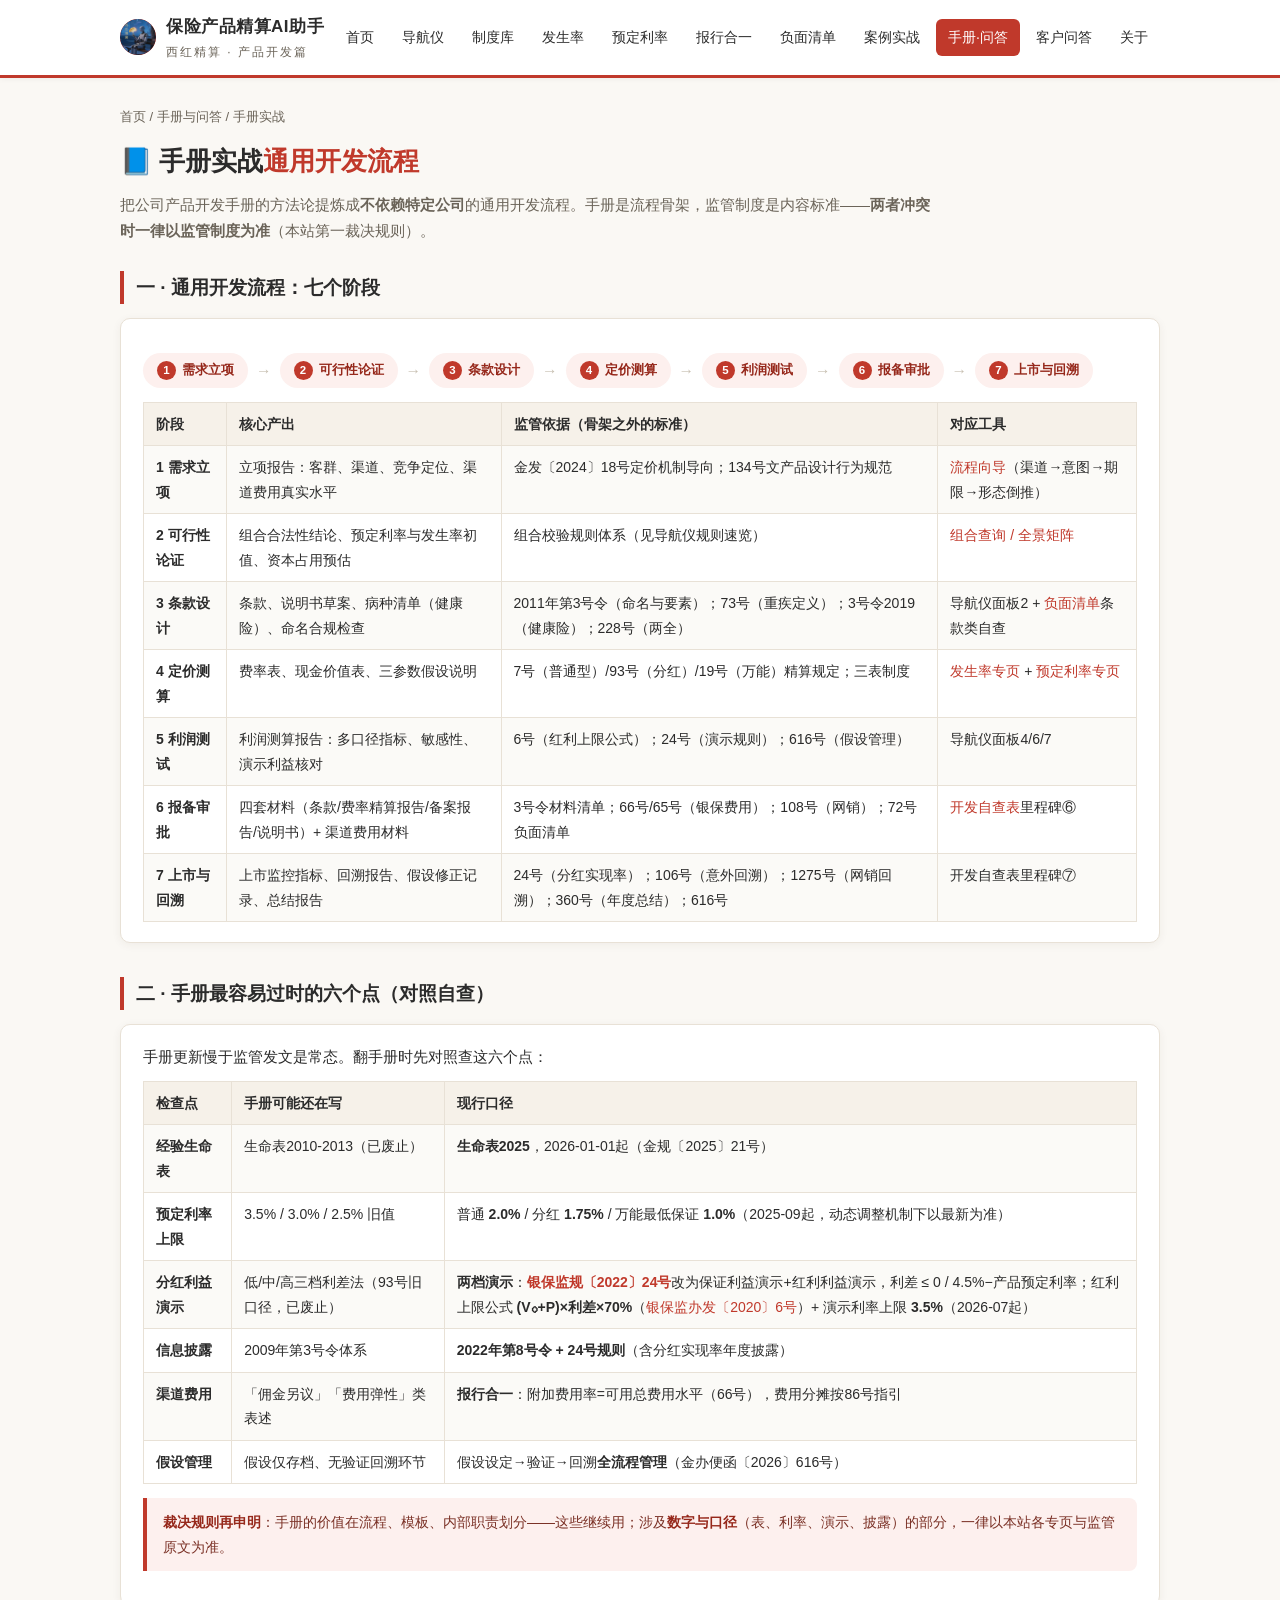
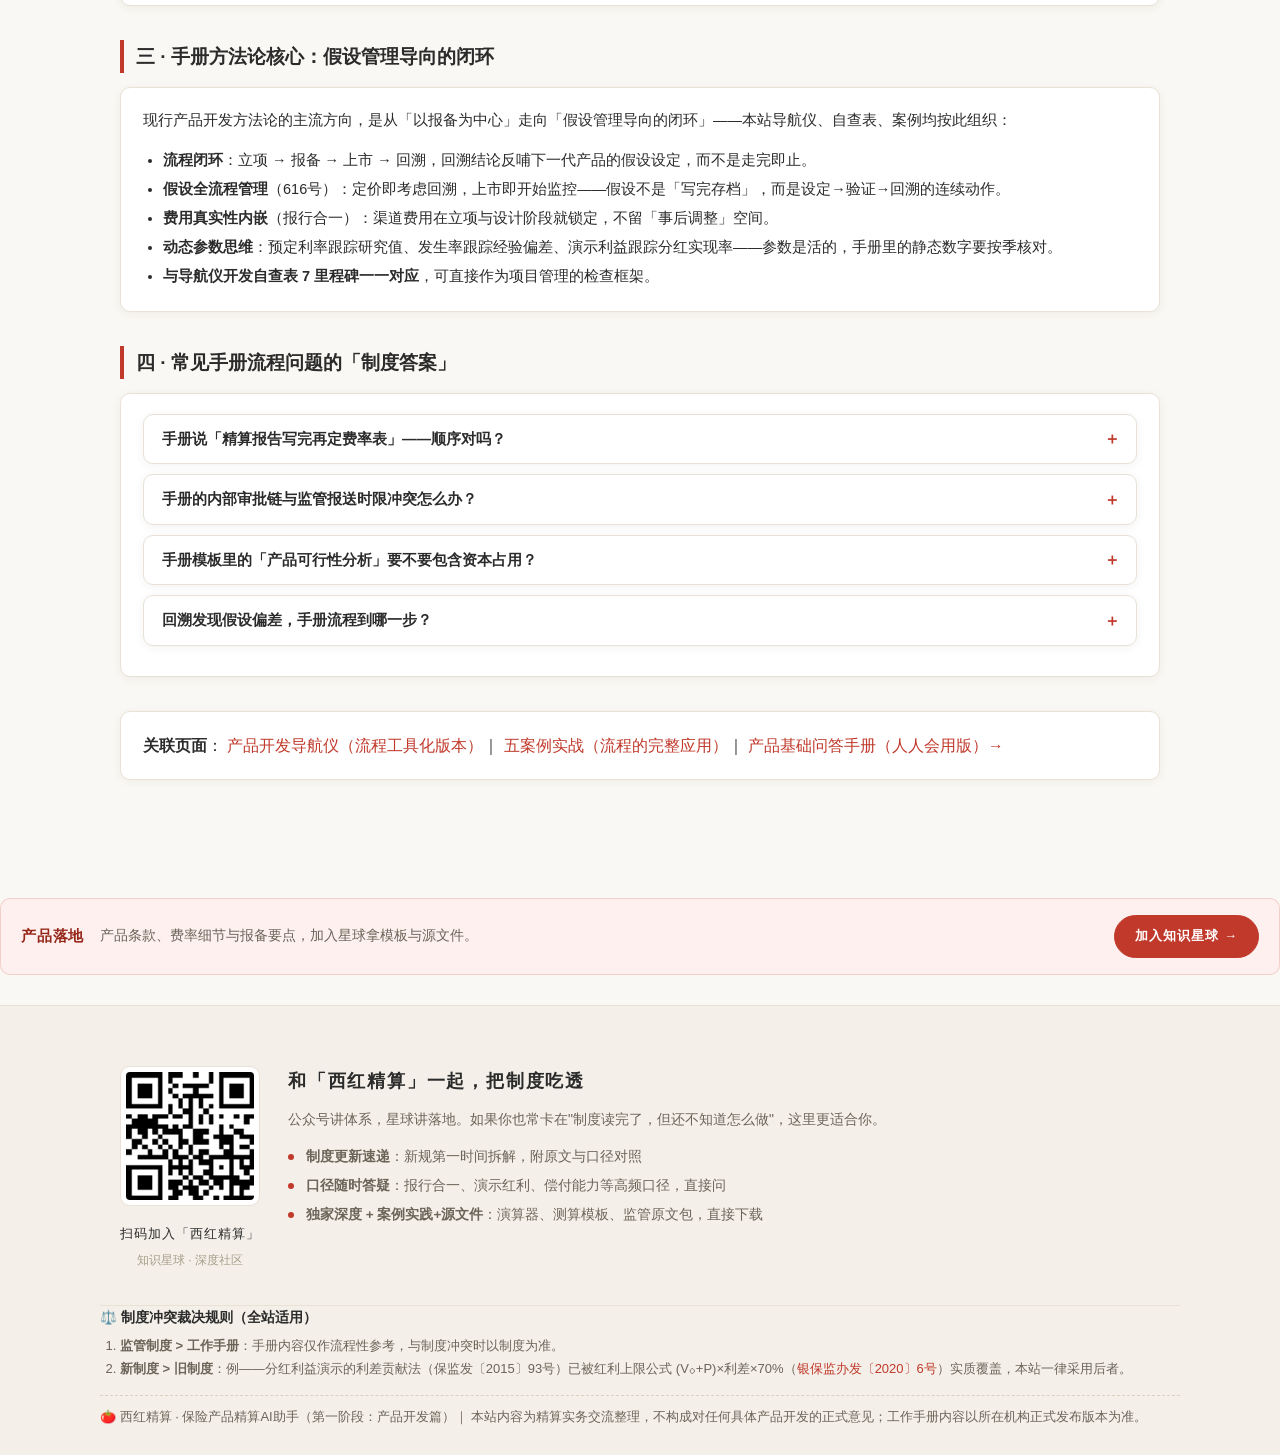
<file: handbook.html>
<!DOCTYPE html>
<html lang="zh-CN">
<head>
<meta charset="UTF-8">
<meta name="viewport" content="width=device-width, initial-scale=1.0">
<title>手册实战 · 产品开发通用流程 · 保险产品精算AI助手</title>
<meta name="description" content="从公司产品开发手册提炼的通用开发流程方法论：七阶段全流程 + 手册过时点自查 + 与监管制度、导航仪工具的对应关系。">
<link rel="stylesheet" href="css/style.css">
</head>
<body>

<header class="topbar">
  <div class="topbar-inner">
    <div class="brand">
      <div class="logo"><img src="assets/img/xihong-hero.jpg" alt="西红精算"></div>
      <div><span class="name">保险产品精算AI助手</span><span class="sub">西红精算 · 产品开发篇</span></div>
    </div>
    <nav class="nav-links">
      <a href="index.html">首页</a>
      <a href="navigator.html">导航仪</a>
      <a href="regulations.html">制度库</a>
      <a href="occurrence.html">发生率</a>
      <a href="pricing-rate.html">预定利率</a>
      <a href="baoxing.html">报行合一</a>
      <a href="negative-list.html">负面清单</a>
      <a href="cases.html">案例实战</a>
      <a href="handbook.html" class="active">手册·问答</a>
      <a href="family.html">客户问答</a>
      <a href="about.html">关于</a>
    </nav>
  </div>
</header>

<div class="container">

  <div class="page-head">
    <div class="crumbs"><a href="index.html">首页</a> / 手册与问答 / 手册实战</div>
    <h1>📘 手册实战<span class="mark">通用开发流程</span></h1>
    <p class="lede">把公司产品开发手册的方法论提炼成<b>不依赖特定公司</b>的通用开发流程。手册是流程骨架，监管制度是内容标准——<b>两者冲突时一律以监管制度为准</b>（本站第一裁决规则）。</p>
  </div>

  <section>
    <h2 class="section-title">一 · 通用开发流程：七个阶段</h2>
    <div class="card">
      <div class="flow-line">
        <span class="flow-node"><span class="fn">1</span>需求立项</span>
        <span class="flow-arrow">→</span>
        <span class="flow-node"><span class="fn">2</span>可行性论证</span>
        <span class="flow-arrow">→</span>
        <span class="flow-node"><span class="fn">3</span>条款设计</span>
        <span class="flow-arrow">→</span>
        <span class="flow-node"><span class="fn">4</span>定价测算</span>
        <span class="flow-arrow">→</span>
        <span class="flow-node"><span class="fn">5</span>利润测试</span>
        <span class="flow-arrow">→</span>
        <span class="flow-node"><span class="fn">6</span>报备审批</span>
        <span class="flow-arrow">→</span>
        <span class="flow-node"><span class="fn">7</span>上市与回溯</span>
      </div>
      <table class="tbl" style="margin-top:14px">
        <tr><th>阶段</th><th>核心产出</th><th>监管依据（骨架之外的标准）</th><th>对应工具</th></tr>
        <tr><td><b>1 需求立项</b></td><td>立项报告：客群、渠道、竞争定位、渠道费用真实水平</td><td>金发〔2024〕18号定价机制导向；134号文产品设计行为规范</td><td><a href="navigator.html">流程向导</a>（渠道→意图→期限→形态倒推）</td></tr>
        <tr><td><b>2 可行性论证</b></td><td>组合合法性结论、预定利率与发生率初值、资本占用预估</td><td>组合校验规则体系（见导航仪规则速览）</td><td><a href="navigator.html">组合查询 / 全景矩阵</a></td></tr>
        <tr><td><b>3 条款设计</b></td><td>条款、说明书草案、病种清单（健康险）、命名合规检查</td><td>2011年第3号令（命名与要素）；73号（重疾定义）；3号令2019（健康险）；228号（两全）</td><td>导航仪面板2 + <a href="negative-list.html">负面清单</a>条款类自查</td></tr>
        <tr><td><b>4 定价测算</b></td><td>费率表、现金价值表、三参数假设说明</td><td>7号（普通型）/93号（分红）/19号（万能）精算规定；三表制度</td><td><a href="occurrence.html">发生率专页</a> + <a href="pricing-rate.html">预定利率专页</a></td></tr>
        <tr><td><b>5 利润测试</b></td><td>利润测算报告：多口径指标、敏感性、演示利益核对</td><td>6号（红利上限公式）；24号（演示规则）；616号（假设管理）</td><td>导航仪面板4/6/7</td></tr>
        <tr><td><b>6 报备审批</b></td><td>四套材料（条款/费率精算报告/备案报告/说明书）+ 渠道费用材料</td><td>3号令材料清单；66号/65号（银保费用）；108号（网销）；72号负面清单</td><td><a href="navigator.html">开发自查表</a>里程碑⑥</td></tr>
        <tr><td><b>7 上市与回溯</b></td><td>上市监控指标、回溯报告、假设修正记录、总结报告</td><td>24号（分红实现率）；106号（意外回溯）；1275号（网销回溯）；360号（年度总结）；616号</td><td>开发自查表里程碑⑦</td></tr>
      </table>
    </div>
  </section>

  <section>
    <h2 class="section-title">二 · 手册最容易过时的六个点（对照自查）</h2>
    <div class="card">
      <p style="font-size:14.5px;margin-bottom:10px">手册更新慢于监管发文是常态。翻手册时先对照查这六个点：</p>
      <table class="tbl">
        <tr><th>检查点</th><th>手册可能还在写</th><th>现行口径</th></tr>
        <tr><td><b>经验生命表</b></td><td>生命表2010-2013（已废止）</td><td><b>生命表2025</b>，2026-01-01起（金规〔2025〕21号）</td></tr>
        <tr><td><b>预定利率上限</b></td><td>3.5% / 3.0% / 2.5% 旧值</td><td>普通 <b>2.0%</b> / 分红 <b>1.75%</b> / 万能最低保证 <b>1.0%</b>（2025-09起，动态调整机制下以最新为准）</td></tr>
        <tr><td><b>分红利益演示</b></td><td>低/中/高三档利差法（93号旧口径，已废止）</td><td><b>两档演示</b>：<b><a href="regulations.html#reg-24hao">银保监规〔2022〕24号</a></b>改为保证利益演示+红利利益演示，利差 ≤ 0 / 4.5%−产品预定利率；红利上限公式 <b>(V₀+P)×利差×70%</b>（<a href="regulations.html#reg-6hao">银保监办发〔2020〕6号</a>）+ 演示利率上限 <b>3.5%</b>（2026-07起）</td></tr>
        <tr><td><b>信息披露</b></td><td>2009年第3号令体系</td><td><b>2022年第8号令 + 24号规则</b>（含分红实现率年度披露）</td></tr>
        <tr><td><b>渠道费用</b></td><td>「佣金另议」「费用弹性」类表述</td><td><b>报行合一</b>：附加费用率=可用总费用水平（66号），费用分摊按86号指引</td></tr>
        <tr><td><b>假设管理</b></td><td>假设仅存档、无验证回溯环节</td><td>假设设定→验证→回溯<b>全流程管理</b>（金办便函〔2026〕616号）</td></tr>
      </table>
      <div class="note rule" style="margin-top:14px"><b>裁决规则再申明</b>：手册的价值在流程、模板、内部职责划分——这些继续用；涉及<b>数字与口径</b>（表、利率、演示、披露）的部分，一律以本站各专页与监管原文为准。</div>
    </div>
  </section>

  <section>
    <h2 class="section-title">三 · 手册方法论核心：假设管理导向的闭环</h2>
    <div class="card">
      <p style="font-size:14.5px;margin-bottom:12px">现行产品开发方法论的主流方向，是从「以报备为中心」走向「假设管理导向的闭环」——本站导航仪、自查表、案例均按此组织：</p>
      <ul style="padding-left:20px;font-size:14.5px;line-height:2">
        <li><b>流程闭环</b>：立项 → 报备 → 上市 → 回溯，回溯结论反哺下一代产品的假设设定，而不是走完即止。</li>
        <li><b>假设全流程管理</b>（616号）：定价即考虑回溯，上市即开始监控——假设不是「写完存档」，而是设定→验证→回溯的连续动作。</li>
        <li><b>费用真实性内嵌</b>（报行合一）：渠道费用在立项与设计阶段就锁定，不留「事后调整」空间。</li>
        <li><b>动态参数思维</b>：预定利率跟踪研究值、发生率跟踪经验偏差、演示利益跟踪分红实现率——参数是活的，手册里的静态数字要按季核对。</li>
        <li><b>与导航仪开发自查表 7 里程碑一一对应</b>，可直接作为项目管理的检查框架。</li>
      </ul>
    </div>
  </section>

  <section>
    <h2 class="section-title">四 · 常见手册流程问题的「制度答案」</h2>
    <div class="card">
      <details class="qna">
        <summary>手册说「精算报告写完再定费率表」——顺序对吗？</summary>
        <div class="qna-a">方向没错但容易返工。费率表、现金价值表、精算报告假设三者必须<b>同源</b>（负面清单：四套材料不一致是驳回高发点）。实操建议：假设表先行锁定 → 费率/现价表生成 → 精算报告引用 → 说明书演示最后核对（对照红利上限公式与演示利率上限）。</div>
      </details>
      <details class="qna">
        <summary>手册的内部审批链与监管报送时限冲突怎么办？</summary>
        <div class="qna-a">内部流程让路外部时限。3号令体系下备案/审批有时限与补正要求，监管时限是硬约束；内部审批链按手册走，但建议手册中预留「绿色通道」条款（监管沟通、限时补正场景）。</div>
      </details>
      <details class="qna">
        <summary>手册模板里的「产品可行性分析」要不要包含资本占用？</summary>
        <div class="qna-a">现行方法论下必须包含：偿付能力占用（分红/年金类尤其显著）与利润口径（新业务价值、利润率）并列。能定价 ≠ 能卖——资本占用超预算的立项应该在阶段1/2就被拦下，而不是报备后才发现。</div>
      </details>
      <details class="qna">
        <summary>回溯发现假设偏差，手册流程到哪一步？</summary>
        <div class="qna-a">按616号全流程管理：偏差分析（发生率/费用/退保/利率分维度）→ 假设修正决议 → 纳入下一代产品与存量评估 → 回溯记录归档。意外险（106号）与互联网产品（1275号）另有专项回溯报告义务。</div>
      </details>
    </div>
  </section>

  <section>
    <div class="card">
      <b>关联页面</b>：
      <a href="navigator.html">产品开发导航仪（流程工具化版本）</a>｜
      <a href="cases.html">五案例实战（流程的完整应用）</a>｜
      <a href="qna.html">产品基础问答手册（人人会用版）→</a>
    </div>
  </section>

</div>

  <div class="zsxq-banner">
    <div class="b-title">产品落地</div>
    <div class="b-desc">产品条款、费率细节与报备要点，加入星球拿模板与源文件。</div>
    <div class="b-btn"><a class="zsxq-btn" href="https://t.zsxq.com/uk9Vu" target="_blank" rel="noopener">加入知识星球 →</a></div>
  </div>

<footer class="site-footer">
  <div class="zsxq-footer-inner">
    <div class="zsxq-box">
      <div class="zsxq-qr">
        <img src="assets/img/qrcode-zsxq.png" alt="西红精算知识星球二维码">
        <div class="qr-label">扫码加入「西红精算」</div>
        <div class="qr-tip">知识星球 · 深度社区</div>
      </div>
      <div class="zsxq-main">
        <h3>和「西红精算」一起，把制度吃透</h3>
        <p>公众号讲体系，星球讲落地。如果你也常卡在"制度读完了，但还不知道怎么做"，这里更适合你。</p>
        <ul class="zsxq-list">
          <li><b>制度更新速递</b>：新规第一时间拆解，附原文与口径对照</li>
          <li><b>口径随时答疑</b>：报行合一、演示红利、偿付能力等高频口径，直接问</li>
          <li><b>独家深度 + 案例实践+源文件</b>：演算器、测算模板、监管原文包，直接下载</li>
        </ul>
      </div>
    </div>
  </div>
  <div class="footer-inner">
    <h4>⚖️ 制度冲突裁决规则（全站适用）</h4>
    <ol>
      <li><b>监管制度 > 工作手册</b>：手册内容仅作流程性参考，与制度冲突时以制度为准。</li>
      <li><b>新制度 > 旧制度</b>：例——分红利益演示的利差贡献法（保监发〔2015〕93号）已被红利上限公式 (V₀+P)×利差×70%（<a href="regulations.html#reg-6hao">银保监办发〔2020〕6号</a>）实质覆盖，本站一律采用后者。</li>
    </ol>
    <div class="disc">🍅 西红精算 · 保险产品精算AI助手（第一阶段：产品开发篇）｜ 本站内容为精算实务交流整理，不构成对任何具体产品开发的正式意见；工作手册内容以所在机构正式发布版本为准。</div>
  </div>
</footer>

</body>
</html>
</file>
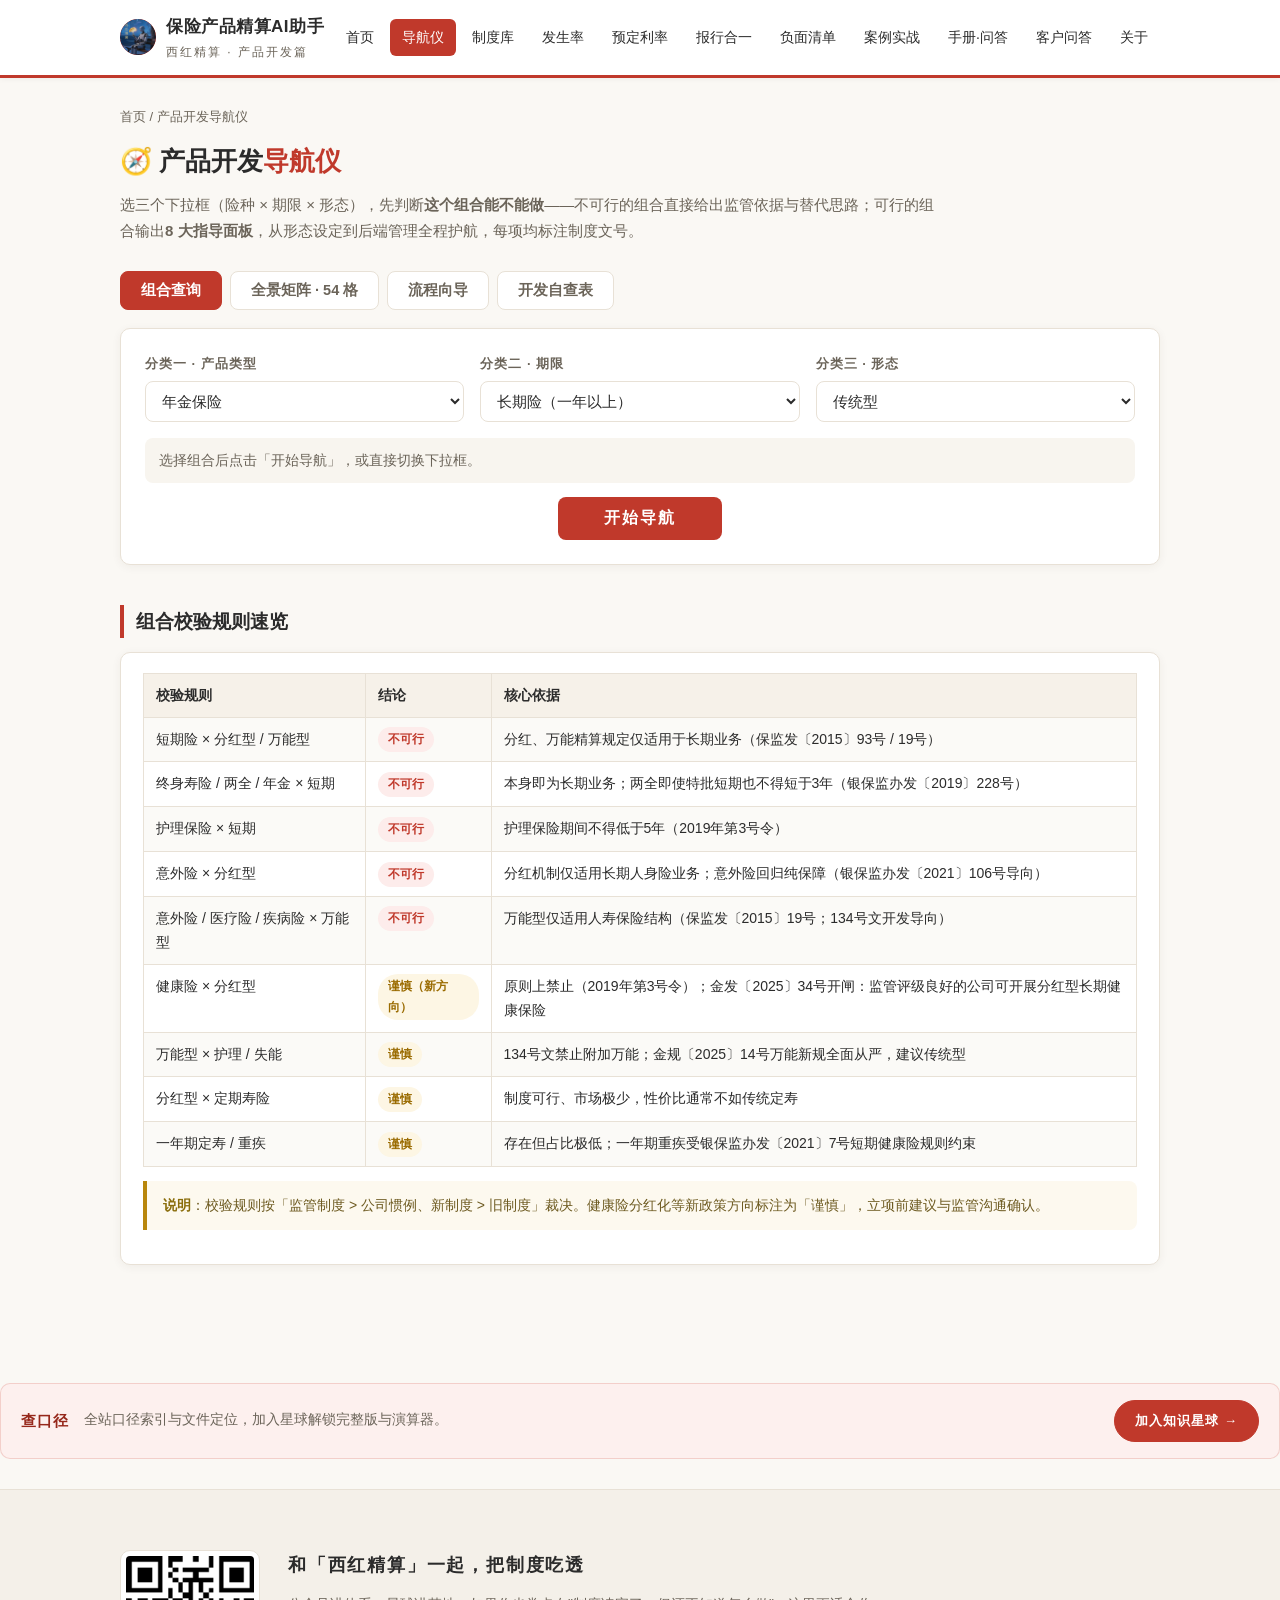
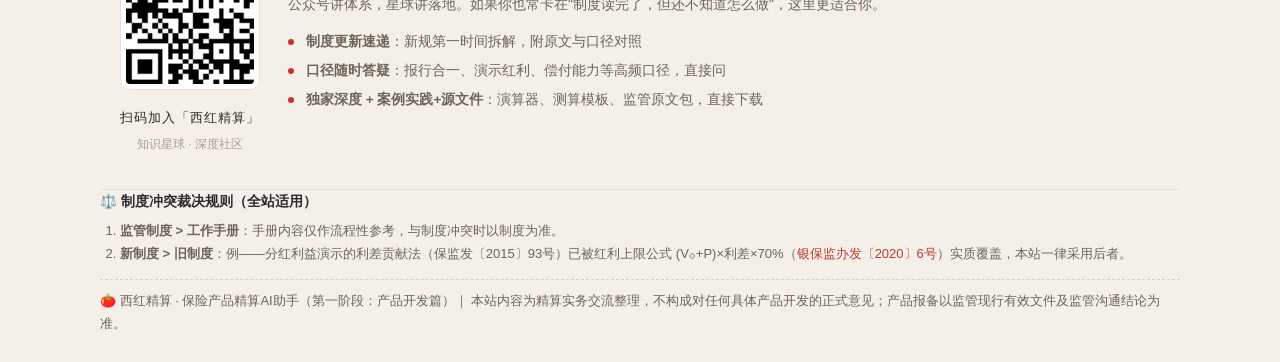
<file: navigator.html>
<!DOCTYPE html>
<html lang="zh-CN">
<head>
<meta charset="UTF-8">
<meta name="viewport" content="width=device-width, initial-scale=1.0">
<title>产品开发导航仪 · 保险产品精算AI助手</title>
<meta name="description" content="三级下拉组合（险种×期限×形态）→ 组合合法性校验 → 8大指导面板：形态设定、条款设计、定价三参数、利润测算、准备金、利益演示、分红实现率、后端管理。">
<link rel="stylesheet" href="css/style.css">
</head>
<body>

<header class="topbar">
  <div class="topbar-inner">
    <div class="brand">
      <div class="logo"><img src="assets/img/xihong-hero.jpg" alt="西红精算"></div>
      <div><span class="name">保险产品精算AI助手</span><span class="sub">西红精算 · 产品开发篇</span></div>
    </div>
    <nav class="nav-links">
      <a href="index.html">首页</a>
      <a href="navigator.html" class="active">导航仪</a>
      <a href="regulations.html">制度库</a>
      <a href="occurrence.html">发生率</a>
      <a href="pricing-rate.html">预定利率</a>
      <a href="baoxing.html">报行合一</a>
      <a href="negative-list.html">负面清单</a>
      <a href="cases.html">案例实战</a>
      <a href="handbook.html">手册·问答</a>
      <a href="family.html">客户问答</a>
      <a href="about.html">关于</a>
    </nav>
  </div>
</header>

<div class="container">

  <div class="page-head">
    <div class="crumbs"><a href="index.html">首页</a> / 产品开发导航仪</div>
    <h1>🧭 产品开发<span class="mark">导航仪</span></h1>
    <p class="lede">选三个下拉框（险种 × 期限 × 形态），先判断<b>这个组合能不能做</b>——不可行的组合直接给出监管依据与替代思路；可行的组合输出<b>8 大指导面板</b>，从形态设定到后端管理全程护航，每项均标注制度文号。</p>
  </div>

  <div class="view-tabs">
    <button id="tab-combo" class="vt active" onclick="showView('combo')">组合查询</button>
    <button id="tab-matrix" class="vt" onclick="showView('matrix')">全景矩阵 · 54 格</button>
    <button id="tab-wizard" class="vt" onclick="showView('wizard')">流程向导</button>
    <button id="tab-checklist" class="vt" onclick="showView('checklist')">开发自查表</button>
  </div>

  <div id="view-combo">
  <div class="selector-box">
    <div class="selector-grid">
      <div>
        <label>分类一 · 产品类型</label>
        <select id="sel-product">
          <option value="term">定期寿险</option>
          <option value="whole">终身寿险</option>
          <option value="endowment">两全保险</option>
          <option value="annuity" selected>年金保险</option>
          <option value="disease">疾病保险</option>
          <option value="medical">医疗保险</option>
          <option value="disability">失能收入损失保险</option>
          <option value="care">护理保险</option>
          <option value="accident">意外伤害保险</option>
        </select>
      </div>
      <div>
        <label>分类二 · 期限</label>
        <select id="sel-term">
          <option value="short">短期险（一年及以内）</option>
          <option value="long" selected>长期险（一年以上）</option>
        </select>
      </div>
      <div>
        <label>分类三 · 形态</label>
        <select id="sel-form">
          <option value="traditional" selected>传统型</option>
          <option value="dividend">分红型</option>
          <option value="universal">万能型</option>
        </select>
      </div>
    </div>
    <div class="combo-now" id="combo-text">选择组合后点击「开始导航」，或直接切换下拉框。</div>
    <div style="margin-top:14px;text-align:center">
      <button id="btn-run" style="background:var(--tomato);color:#fff;border:none;padding:11px 46px;font-size:16px;font-family:inherit;border-radius:8px;cursor:pointer;font-weight:700;letter-spacing:2px">开始导航</button>
    </div>
  </div>

  <div id="result-area" style="display:none">
    <div id="verdict"></div>
    <div id="panels"></div>
  </div>

  <section style="margin-top:40px">
    <h2 class="section-title">组合校验规则速览</h2>
    <div class="card">
      <table class="tbl">
        <tr><th>校验规则</th><th>结论</th><th>核心依据</th></tr>
        <tr><td>短期险 × 分红型 / 万能型</td><td><span class="badge b-red">不可行</span></td><td>分红、万能精算规定仅适用于长期业务（保监发〔2015〕93号 / 19号）</td></tr>
        <tr><td>终身寿险 / 两全 / 年金 × 短期</td><td><span class="badge b-red">不可行</span></td><td>本身即为长期业务；两全即使特批短期也不得短于3年（银保监办发〔2019〕228号）</td></tr>
        <tr><td>护理保险 × 短期</td><td><span class="badge b-red">不可行</span></td><td>护理保险期间不得低于5年（2019年第3号令）</td></tr>
        <tr><td>意外险 × 分红型</td><td><span class="badge b-red">不可行</span></td><td>分红机制仅适用长期人身险业务；意外险回归纯保障（银保监办发〔2021〕106号导向）</td></tr>
        <tr><td>意外险 / 医疗险 / 疾病险 × 万能型</td><td><span class="badge b-red">不可行</span></td><td>万能型仅适用人寿保险结构（保监发〔2015〕19号；134号文开发导向）</td></tr>
        <tr><td>健康险 × 分红型</td><td><span class="badge b-amber">谨慎（新方向）</span></td><td>原则上禁止（2019年第3号令）；金发〔2025〕34号开闸：监管评级良好的公司可开展分红型长期健康保险</td></tr>
        <tr><td>万能型 × 护理 / 失能</td><td><span class="badge b-amber">谨慎</span></td><td>134号文禁止附加万能；金规〔2025〕14号万能新规全面从严，建议传统型</td></tr>
        <tr><td>分红型 × 定期寿险</td><td><span class="badge b-amber">谨慎</span></td><td>制度可行、市场极少，性价比通常不如传统定寿</td></tr>
        <tr><td>一年期定寿 / 重疾</td><td><span class="badge b-amber">谨慎</span></td><td>存在但占比极低；一年期重疾受银保监办发〔2021〕7号短期健康险规则约束</td></tr>
      </table>
      <div class="note" style="margin-top:14px"><b>说明</b>：校验规则按「监管制度 > 公司惯例、新制度 > 旧制度」裁决。健康险分红化等新政策方向标注为「谨慎」，立项前建议与监管沟通确认。</div>
    </div>
  </section>
  </div><!-- /view-combo -->

  <div id="view-matrix" style="display:none">
    <div class="matrix-wrap">
      <div class="matrix-legend">
        <span><i class="lg ok"></i> 可行（绿）</span>
        <span><i class="lg warn"></i> 需谨慎（黄）</span>
        <span><i class="lg block"></i> 不可行（红）</span>
      </div>
      <div id="matrix-view"></div>
      <p class="matrix-tip">每一格代表「险种 × 期限 × 形态」的一个组合，颜色由组合合法性引擎<b>实时判定</b>（与组合查询视图共用同一套规则与制度依据）。点击任意格子，自动切换到「组合查询」视图并展示该组合的 8 大指导面板与监管依据。</p>
    </div>
  </div>

  <div id="view-wizard" style="display:none">
    <div class="wiz-wrap">
      <div class="wiz-steps" id="wiz-steps"></div>
      <div id="wiz-body"></div>
    </div>
    <p class="matrix-tip" style="margin-top:14px">流程向导与「组合查询」「全景矩阵」共用同一套合法性引擎与制度依据。适合<b>立项初期</b>从需求出发倒推产品形态；若已明确目标组合，直接用组合查询更快。</p>
  </div>

  <div id="view-checklist" style="display:none">
    <div class="cl-wrap">
      <div class="cl-head">
        <input id="cl-name" type="text" placeholder="填写本次开发项目名称，如：长期分红年金 · 银保渠道（仅存本机浏览器）" maxlength="60">
        <button class="cl-btn primary" onclick="clExport()">⬇ 导出自查表</button>
        <button class="cl-btn" onclick="window.print()">🖨 打印</button>
        <button class="cl-btn danger" onclick="clReset()">清空重置</button>
      </div>
      <div class="cl-progress">
        <div class="cl-ptop">
          <span>整体进度：<b id="cl-pct">0%</b></span>
          <span id="cl-summary" style="color:var(--ink-soft);font-size:13px">已完成 0 / 0 项 · 勾选状态自动保存在本机浏览器</span>
        </div>
        <div class="cl-bar"><i id="cl-bar" style="width:0%"></i></div>
      </div>
      <div id="cl-list"></div>
    </div>
    <p class="matrix-tip" style="margin-top:14px">自查表覆盖产品开发全流程 7 个里程碑，每项均附<b>制度依据</b>与<b>驳回高发点</b>。勾选进度保存在本机浏览器（不清除缓存即不丢失）；「导出自查表」生成一份可归档、可邮件传阅的独立 HTML 文件。清单按「监管制度 > 工作手册、新制度 > 旧制度」口径编写。</p>
  </div>

</div>

  <div class="zsxq-banner">
    <div class="b-title">查口径</div>
    <div class="b-desc">全站口径索引与文件定位，加入星球解锁完整版与演算器。</div>
    <div class="b-btn"><a class="zsxq-btn" href="https://t.zsxq.com/uk9Vu" target="_blank" rel="noopener">加入知识星球 →</a></div>
  </div>

<footer class="site-footer">
  <div class="zsxq-footer-inner">
    <div class="zsxq-box">
      <div class="zsxq-qr">
        <img src="assets/img/qrcode-zsxq.png" alt="西红精算知识星球二维码">
        <div class="qr-label">扫码加入「西红精算」</div>
        <div class="qr-tip">知识星球 · 深度社区</div>
      </div>
      <div class="zsxq-main">
        <h3>和「西红精算」一起，把制度吃透</h3>
        <p>公众号讲体系，星球讲落地。如果你也常卡在"制度读完了，但还不知道怎么做"，这里更适合你。</p>
        <ul class="zsxq-list">
          <li><b>制度更新速递</b>：新规第一时间拆解，附原文与口径对照</li>
          <li><b>口径随时答疑</b>：报行合一、演示红利、偿付能力等高频口径，直接问</li>
          <li><b>独家深度 + 案例实践+源文件</b>：演算器、测算模板、监管原文包，直接下载</li>
        </ul>
      </div>
    </div>
  </div>
  <div class="footer-inner">
    <h4>⚖️ 制度冲突裁决规则（全站适用）</h4>
    <ol>
      <li><b>监管制度 > 工作手册</b>：手册内容仅作流程性参考，与制度冲突时以制度为准。</li>
      <li><b>新制度 > 旧制度</b>：例——分红利益演示的利差贡献法（保监发〔2015〕93号）已被红利上限公式 (V₀+P)×利差×70%（<a href="regulations.html#reg-6hao">银保监办发〔2020〕6号</a>）实质覆盖，本站一律采用后者。</li>
    </ol>
    <div class="disc">🍅 西红精算 · 保险产品精算AI助手（第一阶段：产品开发篇）｜ 本站内容为精算实务交流整理，不构成对任何具体产品开发的正式意见；产品报备以监管现行有效文件及监管沟通结论为准。</div>
  </div>
</footer>

<script src="js/navigator.js"></script>
</body>
</html>
</file>
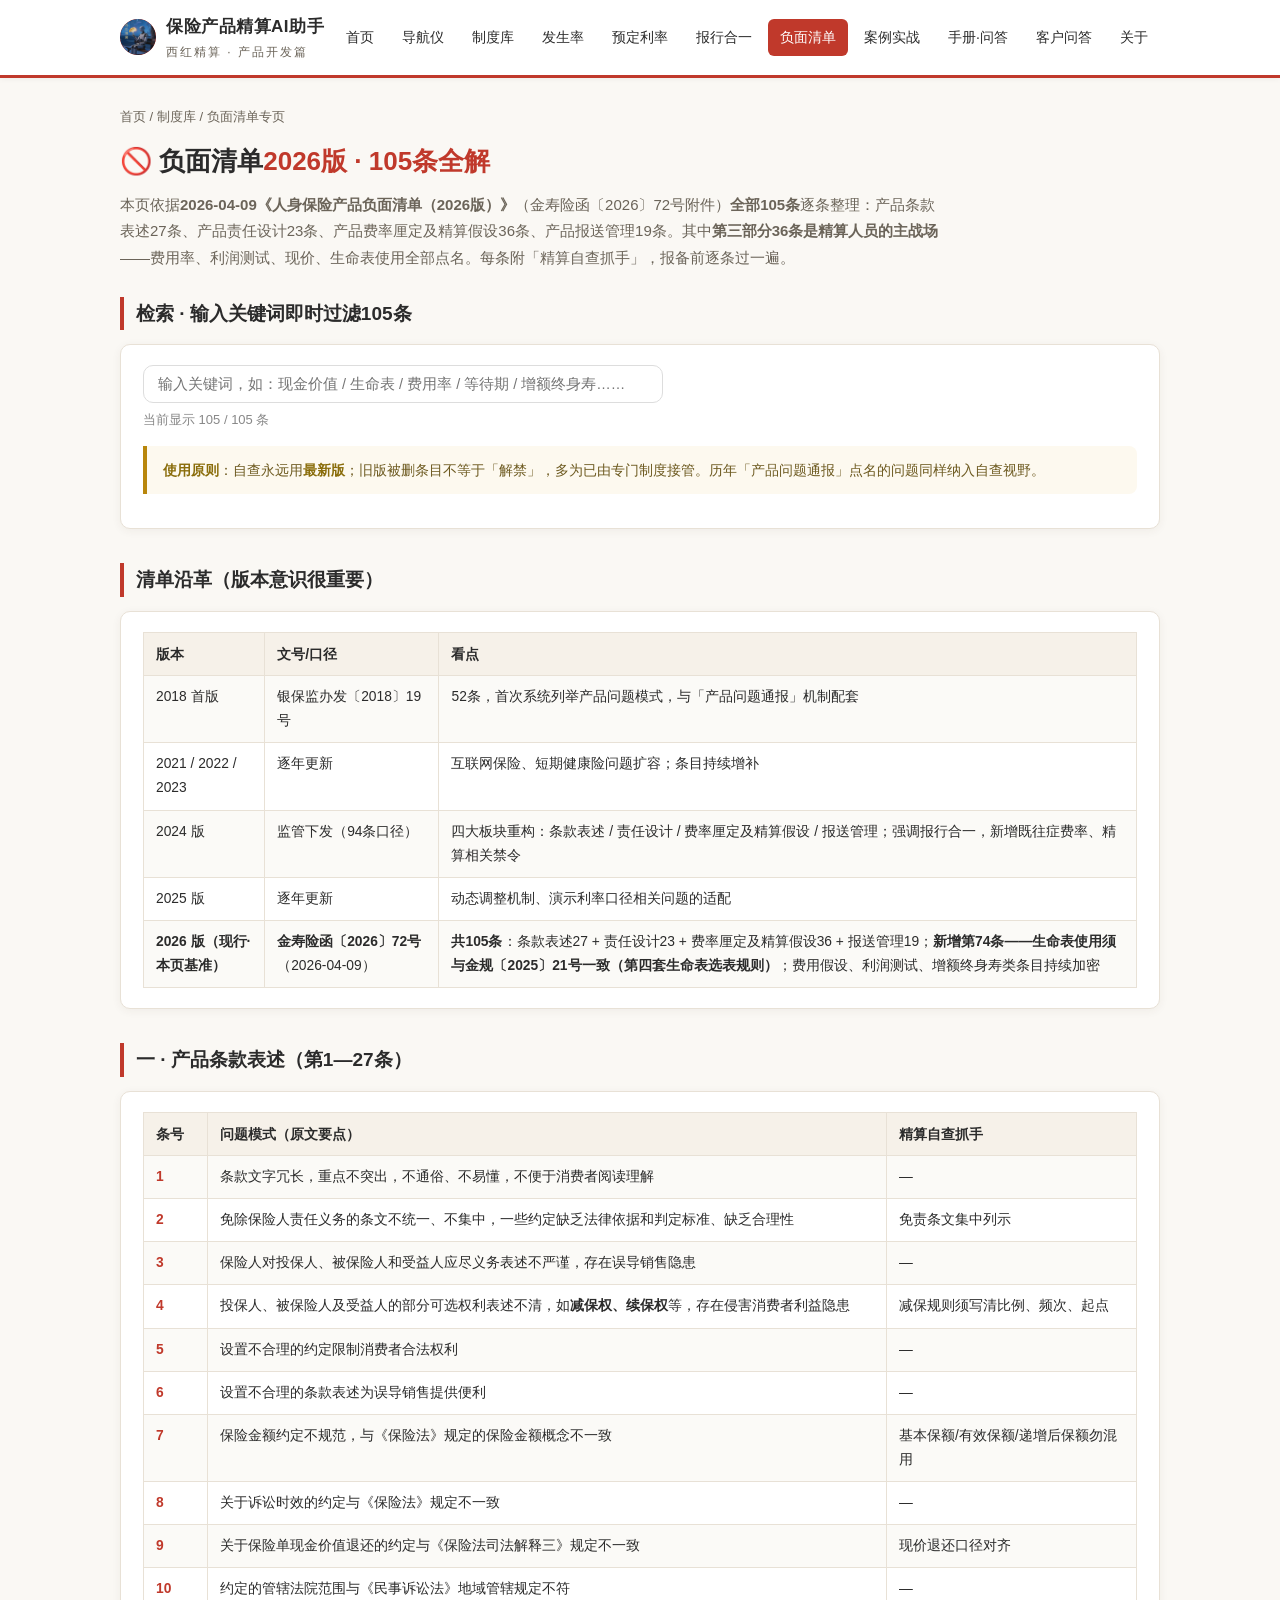
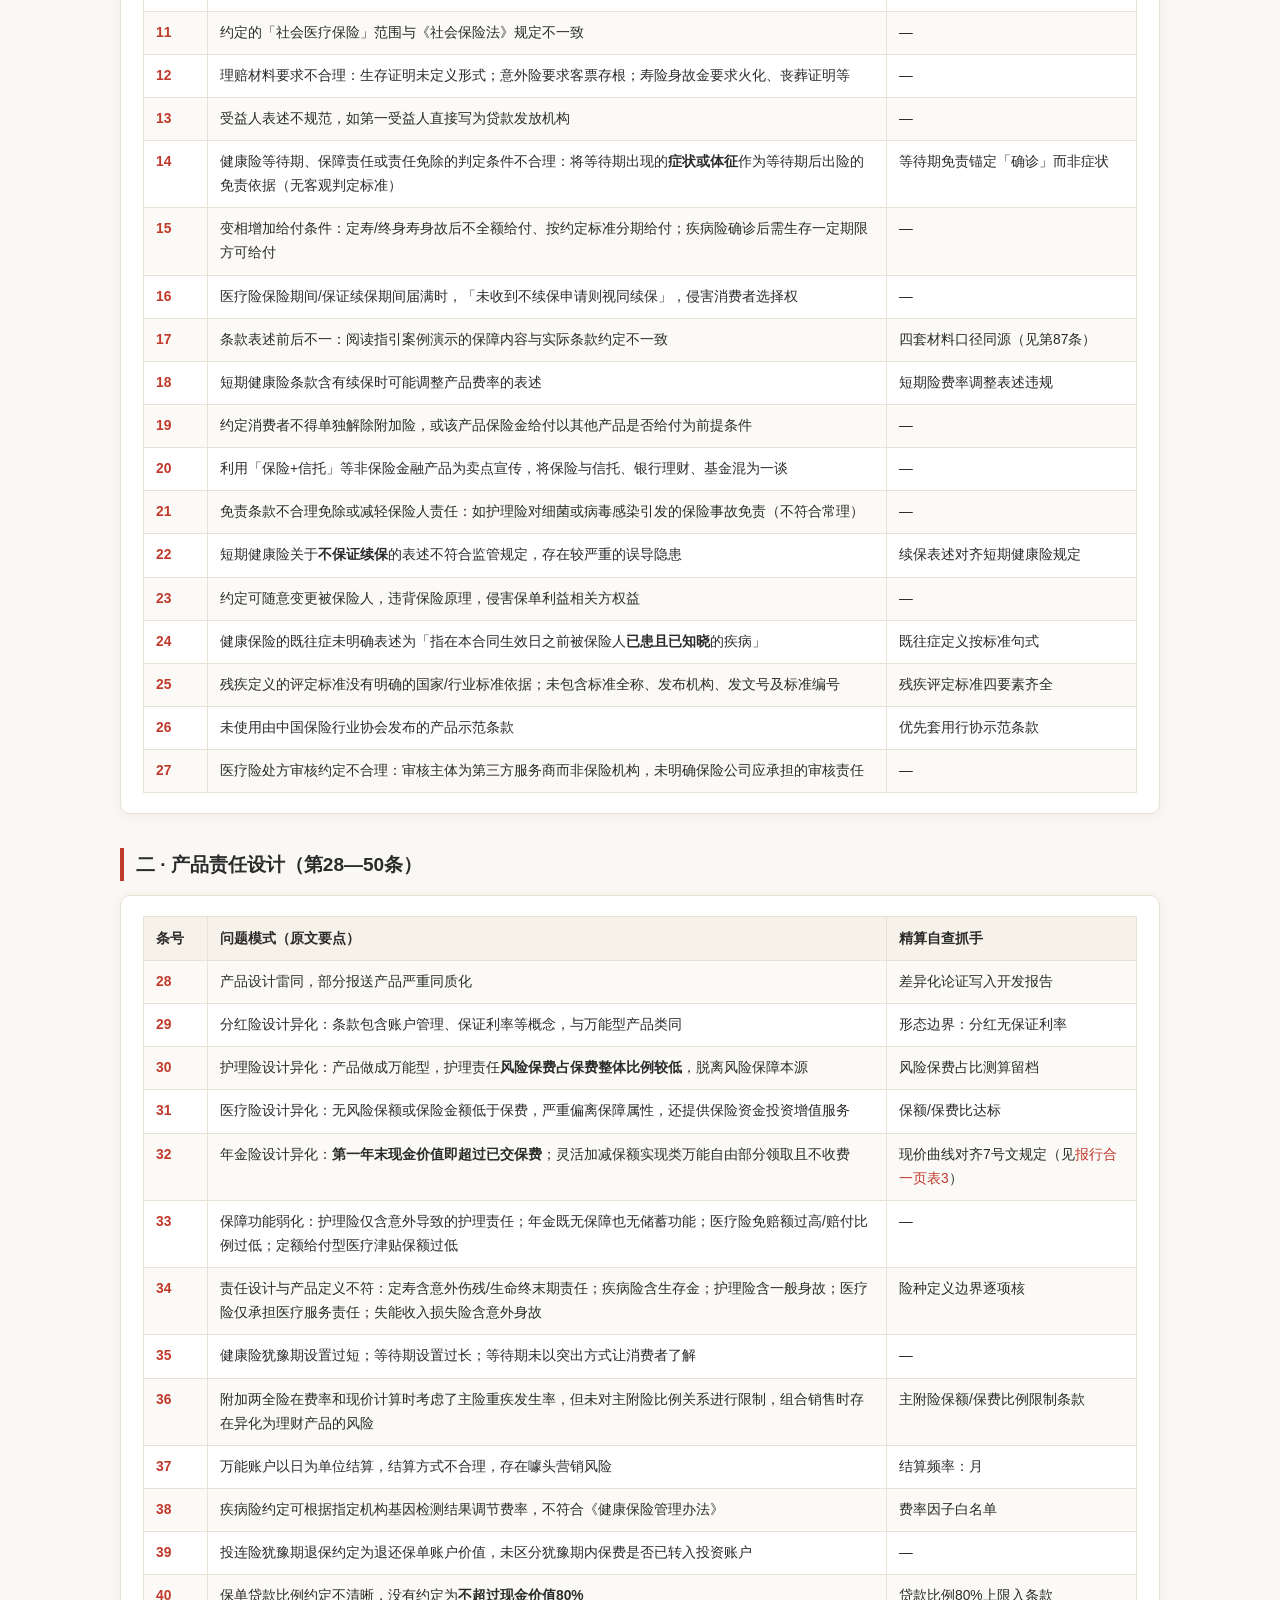
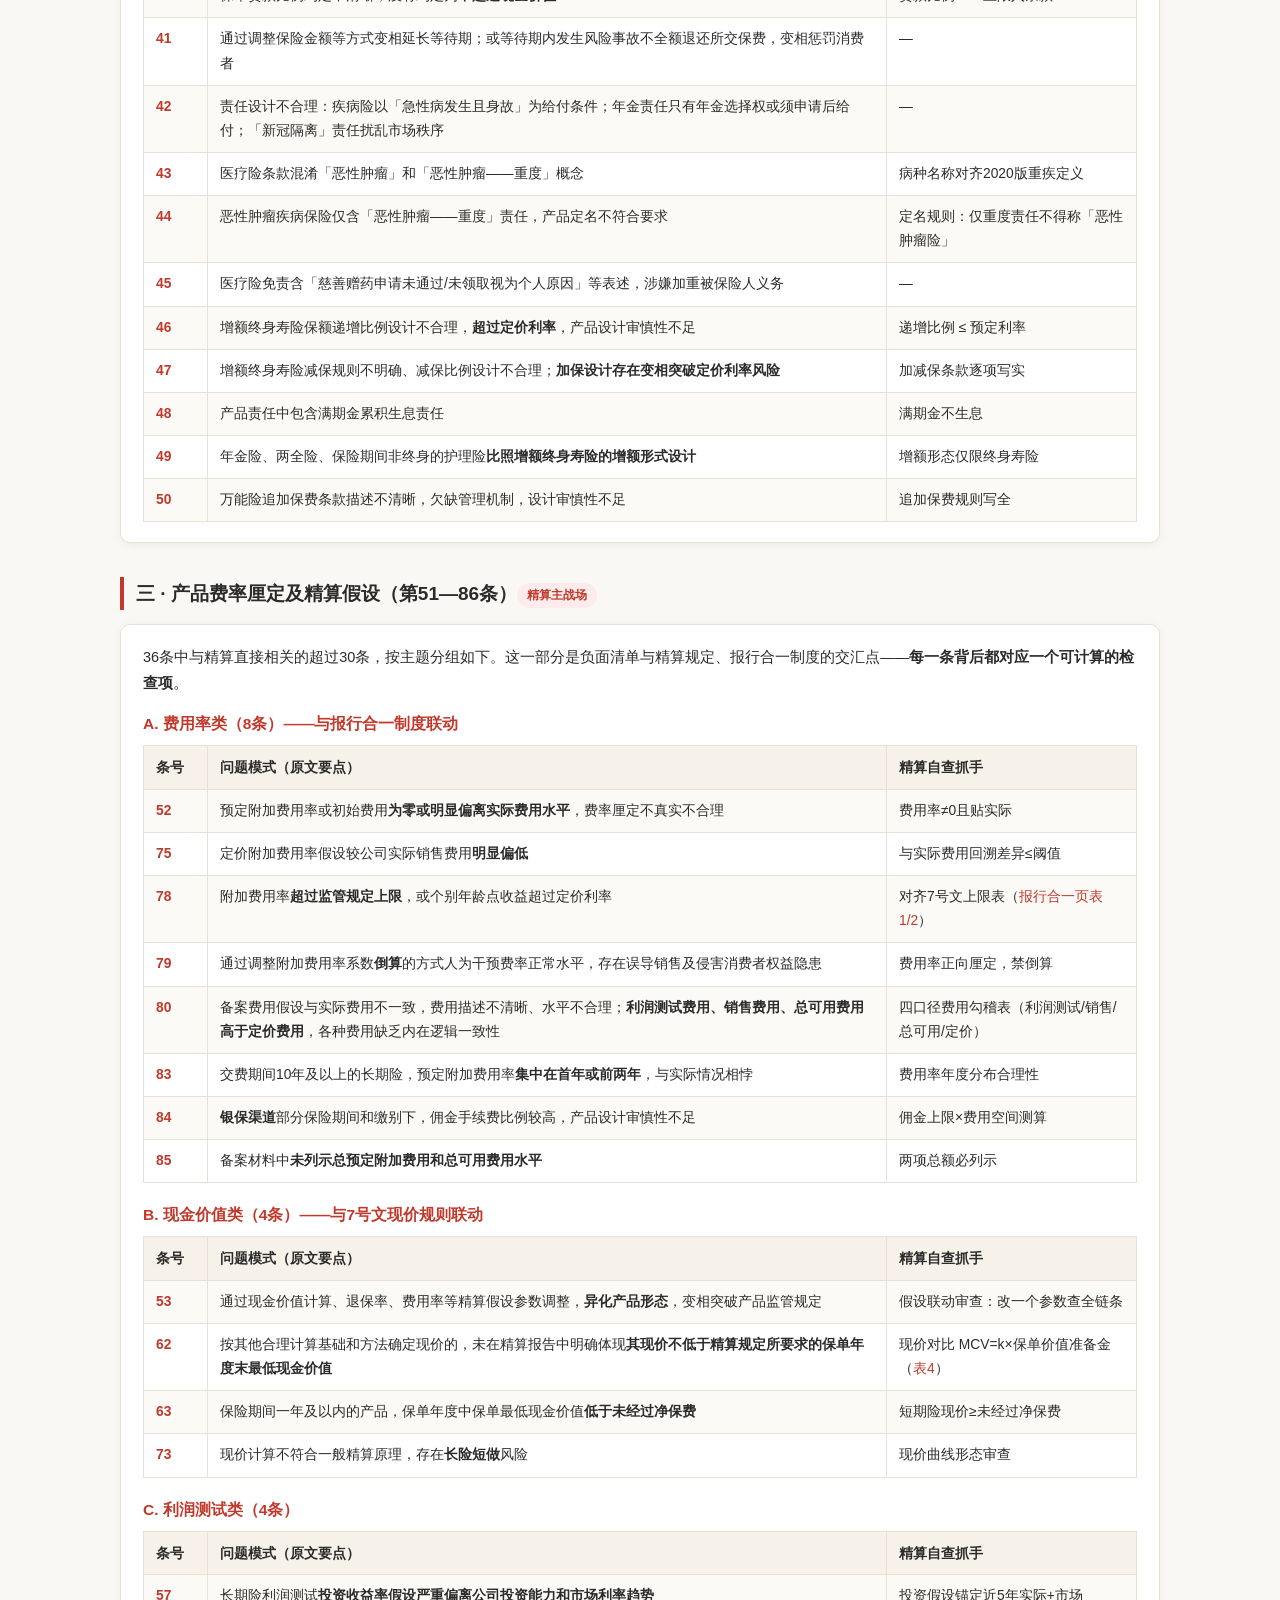
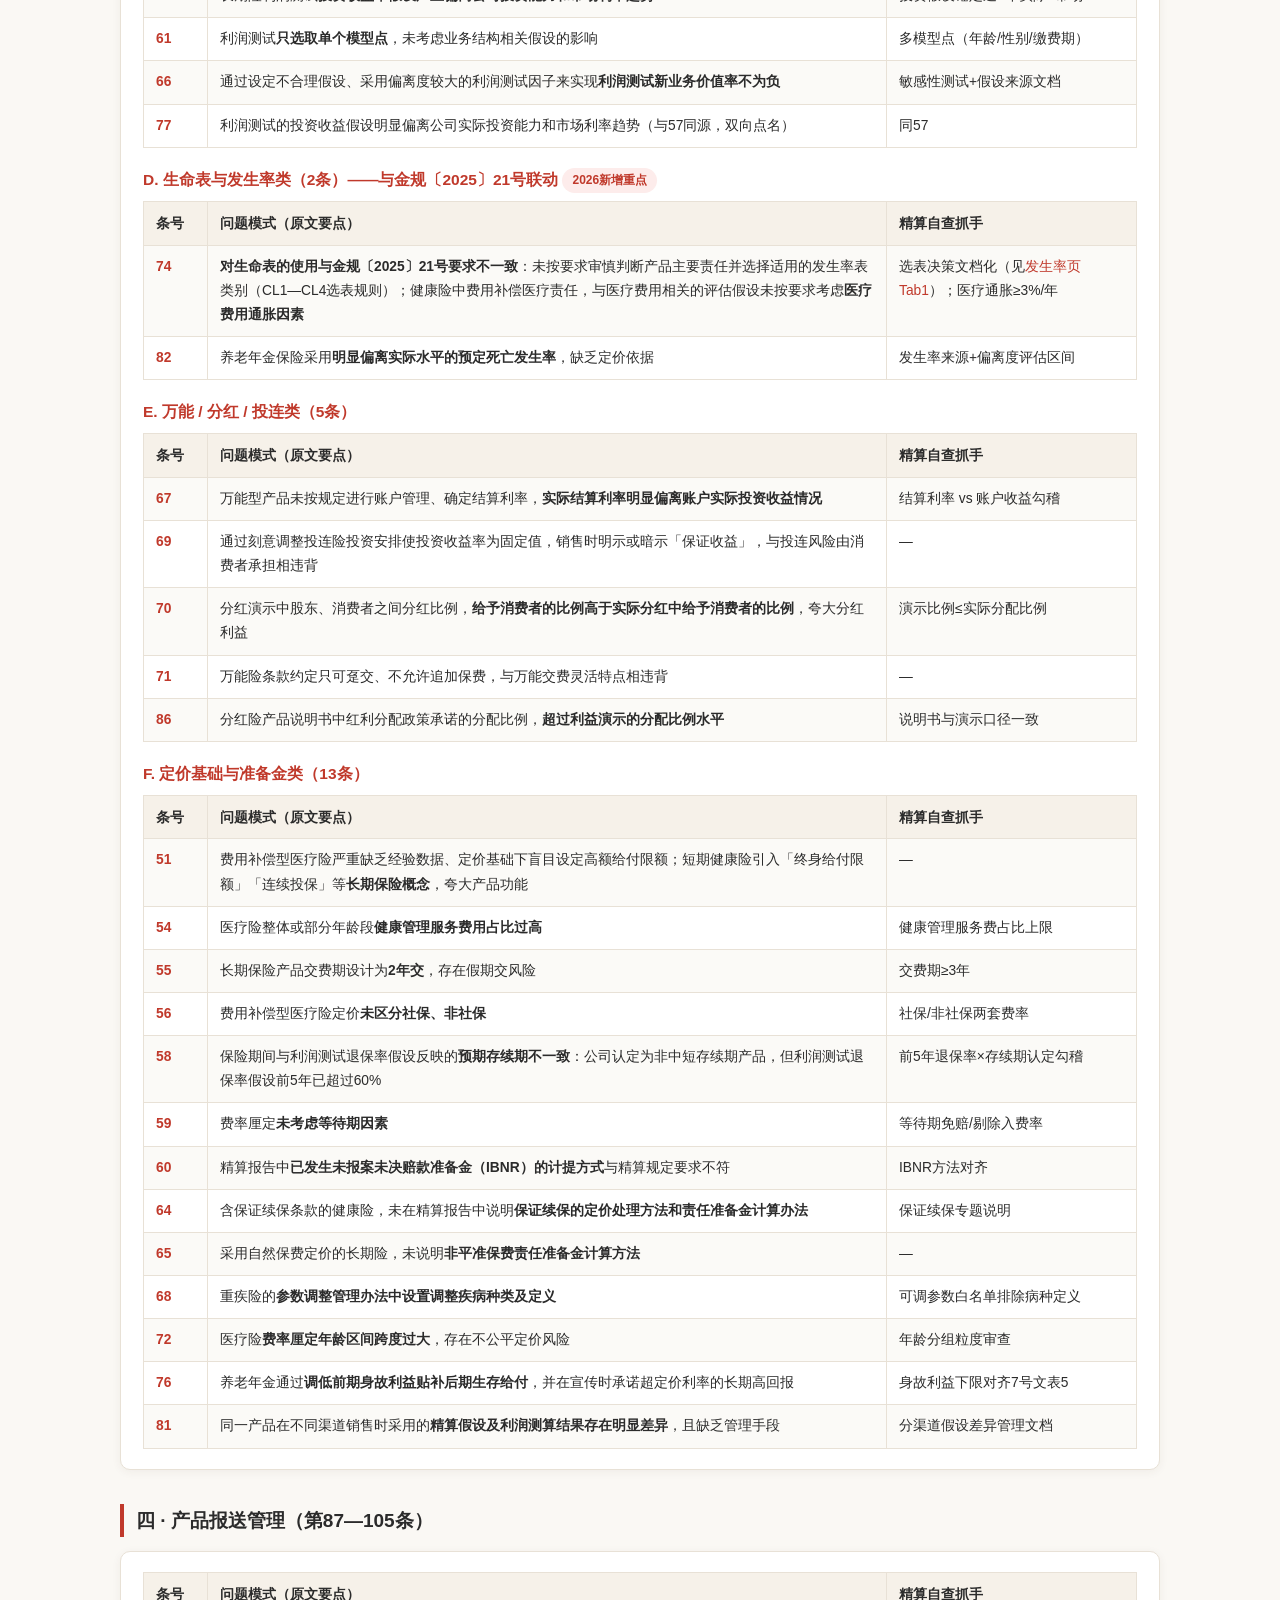
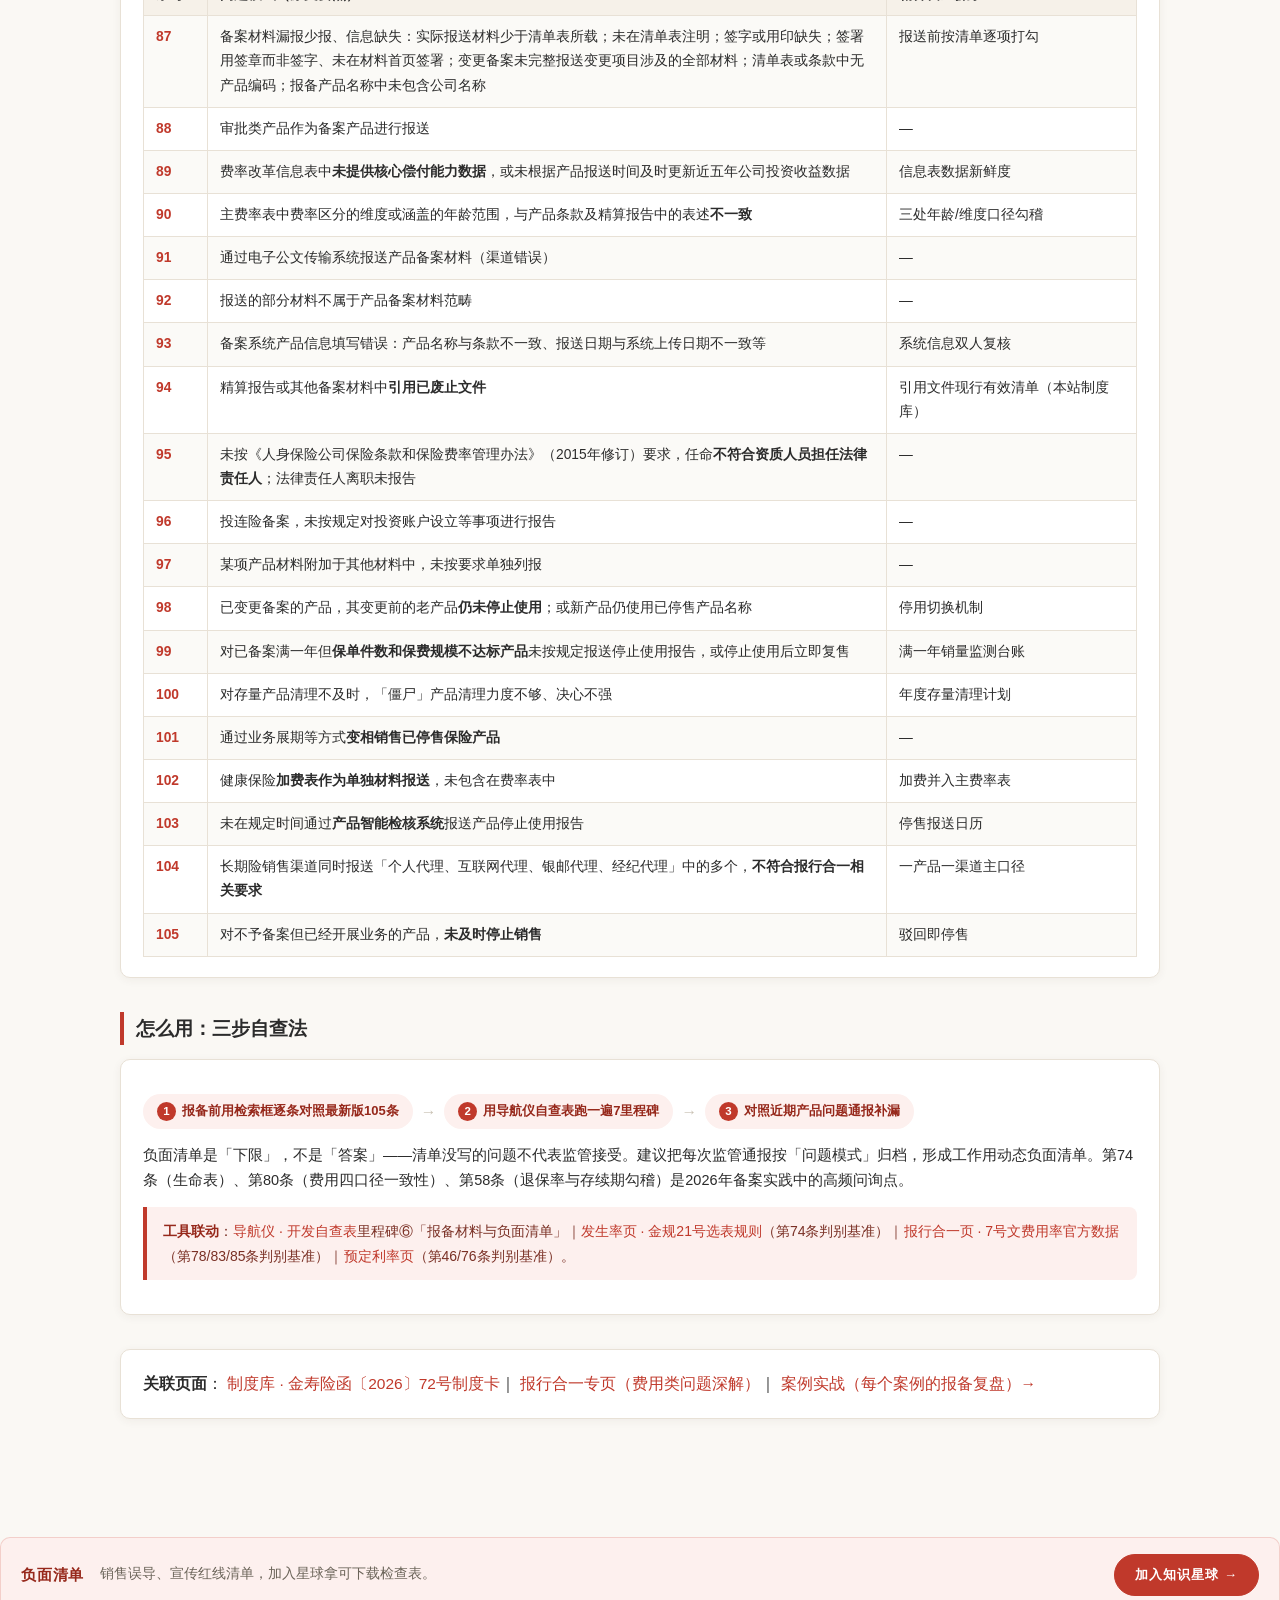
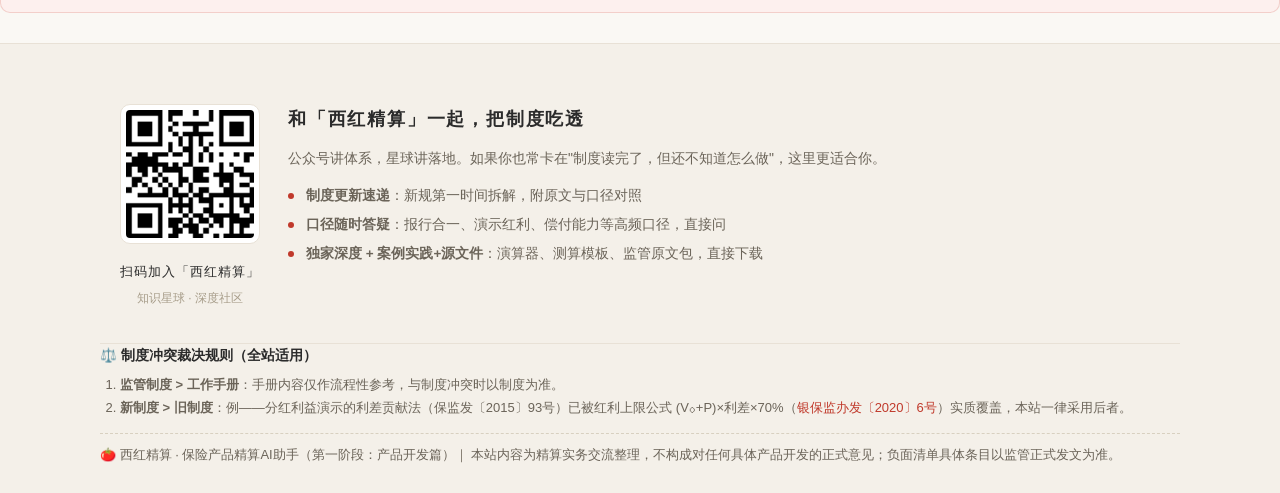
<file: negative-list.html>
<!DOCTYPE html>
<html lang="zh-CN">
<head>
<meta charset="UTF-8">
<meta name="viewport" content="width=device-width, initial-scale=1.0">
<title>负面清单专页 · 2026版105条全解 · 保险产品精算AI助手</title>
<meta name="description" content="人身保险产品负面清单（2026版·金寿险函〔2026〕72号）105条全量解读：产品条款表述27条、责任设计23条、费率厘定及精算假设36条、报送管理19条，逐条对照+精算自查抓手。">
<link rel="stylesheet" href="css/style.css">
<style>
.nl-search{width:100%;max-width:520px;box-sizing:border-box;padding:10px 14px;border:1.5px solid #ddd;border-radius:10px;font-size:14.5px;margin-bottom:6px}
.nl-search:focus{outline:none;border-color:var(--tomato)}
.nl-count{font-size:13px;color:#888;margin-bottom:14px}
.tbl td{font-size:13.8px}
.tbl .no-cell{white-space:nowrap;font-weight:700;color:var(--tomato)}
.hidden-row{display:none}
</style>
</head>
<body>

<header class="topbar">
  <div class="topbar-inner">
    <div class="brand">
      <div class="logo"><img src="assets/img/xihong-hero.jpg" alt="西红精算"></div>
      <div><span class="name">保险产品精算AI助手</span><span class="sub">西红精算 · 产品开发篇</span></div>
    </div>
    <nav class="nav-links">
      <a href="index.html">首页</a>
      <a href="navigator.html">导航仪</a>
      <a href="regulations.html">制度库</a>
      <a href="occurrence.html">发生率</a>
      <a href="pricing-rate.html">预定利率</a>
      <a href="baoxing.html">报行合一</a>
      <a href="negative-list.html" class="active">负面清单</a>
      <a href="cases.html">案例实战</a>
      <a href="handbook.html">手册·问答</a>
      <a href="family.html">客户问答</a>
      <a href="about.html">关于</a>
    </nav>
  </div>
</header>

<div class="container">

  <div class="page-head">
    <div class="crumbs"><a href="index.html">首页</a> / 制度库 / 负面清单专页</div>
    <h1>🚫 负面清单<span class="mark">2026版 · 105条全解</span></h1>
    <p class="lede">本页依据<b>2026-04-09《人身保险产品负面清单（2026版）》</b>（金寿险函〔2026〕72号附件）<b>全部105条</b>逐条整理：产品条款表述27条、产品责任设计23条、产品费率厘定及精算假设36条、产品报送管理19条。其中<b>第三部分36条是精算人员的主战场</b>——费用率、利润测试、现价、生命表使用全部点名。每条附「精算自查抓手」，报备前逐条过一遍。</p>
  </div>

  <section>
    <h2 class="section-title">检索 · 输入关键词即时过滤105条</h2>
    <div class="card">
      <input class="nl-search" id="nlSearch" type="text" placeholder="输入关键词，如：现金价值 / 生命表 / 费用率 / 等待期 / 增额终身寿……">
      <div class="nl-count" id="nlCount">当前显示 105 / 105 条</div>
      <div class="note" style="margin-top:0"><b>使用原则</b>：自查永远用<b>最新版</b>；旧版被删条目不等于「解禁」，多为已由专门制度接管。历年「产品问题通报」点名的问题同样纳入自查视野。</div>
    </div>
  </section>

  <section>
    <h2 class="section-title">清单沿革（版本意识很重要）</h2>
    <div class="card">
      <table class="tbl">
        <tr><th>版本</th><th>文号/口径</th><th>看点</th></tr>
        <tr><td>2018 首版</td><td>银保监办发〔2018〕19号</td><td>52条，首次系统列举产品问题模式，与「产品问题通报」机制配套</td></tr>
        <tr><td>2021 / 2022 / 2023</td><td>逐年更新</td><td>互联网保险、短期健康险问题扩容；条目持续增补</td></tr>
        <tr><td>2024 版</td><td>监管下发（94条口径）</td><td>四大板块重构：条款表述 / 责任设计 / 费率厘定及精算假设 / 报送管理；强调报行合一，新增既往症费率、精算相关禁令</td></tr>
        <tr><td>2025 版</td><td>逐年更新</td><td>动态调整机制、演示利率口径相关问题的适配</td></tr>
        <tr><td><b>2026 版（现行·本页基准）</b></td><td><b>金寿险函〔2026〕72号</b>（2026-04-09）</td><td><b>共105条</b>：条款表述27 + 责任设计23 + 费率厘定及精算假设36 + 报送管理19；<b>新增第74条——生命表使用须与金规〔2025〕21号一致（第四套生命表选表规则）</b>；费用假设、利润测试、增额终身寿类条目持续加密</td></tr>
      </table>
    </div>
  </section>

  <section>
    <h2 class="section-title">一 · 产品条款表述（第1—27条）</h2>
    <div class="card">
      <table class="tbl" id="tblP1">
        <tr><th style="width:64px">条号</th><th>问题模式（原文要点）</th><th style="width:250px">精算自查抓手</th></tr>
        <tr><td class="no-cell">1</td><td>条款文字冗长，重点不突出，不通俗、不易懂，不便于消费者阅读理解</td><td>—</td></tr>
        <tr><td class="no-cell">2</td><td>免除保险人责任义务的条文不统一、不集中，一些约定缺乏法律依据和判定标准、缺乏合理性</td><td>免责条文集中列示</td></tr>
        <tr><td class="no-cell">3</td><td>保险人对投保人、被保险人和受益人应尽义务表述不严谨，存在误导销售隐患</td><td>—</td></tr>
        <tr><td class="no-cell">4</td><td>投保人、被保险人及受益人的部分可选权利表述不清，如<b>减保权、续保权</b>等，存在侵害消费者利益隐患</td><td>减保规则须写清比例、频次、起点</td></tr>
        <tr><td class="no-cell">5</td><td>设置不合理的约定限制消费者合法权利</td><td>—</td></tr>
        <tr><td class="no-cell">6</td><td>设置不合理的条款表述为误导销售提供便利</td><td>—</td></tr>
        <tr><td class="no-cell">7</td><td>保险金额约定不规范，与《保险法》规定的保险金额概念不一致</td><td>基本保额/有效保额/递增后保额勿混用</td></tr>
        <tr><td class="no-cell">8</td><td>关于诉讼时效的约定与《保险法》规定不一致</td><td>—</td></tr>
        <tr><td class="no-cell">9</td><td>关于保险单现金价值退还的约定与《保险法司法解释三》规定不一致</td><td>现价退还口径对齐</td></tr>
        <tr><td class="no-cell">10</td><td>约定的管辖法院范围与《民事诉讼法》地域管辖规定不符</td><td>—</td></tr>
        <tr><td class="no-cell">11</td><td>约定的「社会医疗保险」范围与《社会保险法》规定不一致</td><td>—</td></tr>
        <tr><td class="no-cell">12</td><td>理赔材料要求不合理：生存证明未定义形式；意外险要求客票存根；寿险身故金要求火化、丧葬证明等</td><td>—</td></tr>
        <tr><td class="no-cell">13</td><td>受益人表述不规范，如第一受益人直接写为贷款发放机构</td><td>—</td></tr>
        <tr><td class="no-cell">14</td><td>健康险等待期、保障责任或责任免除的判定条件不合理：将等待期出现的<b>症状或体征</b>作为等待期后出险的免责依据（无客观判定标准）</td><td>等待期免责锚定「确诊」而非症状</td></tr>
        <tr><td class="no-cell">15</td><td>变相增加给付条件：定寿/终身寿身故后不全额给付、按约定标准分期给付；疾病险确诊后需生存一定期限方可给付</td><td>—</td></tr>
        <tr><td class="no-cell">16</td><td>医疗险保险期间/保证续保期间届满时，「未收到不续保申请则视同续保」，侵害消费者选择权</td><td>—</td></tr>
        <tr><td class="no-cell">17</td><td>条款表述前后不一：阅读指引案例演示的保障内容与实际条款约定不一致</td><td>四套材料口径同源（见第87条）</td></tr>
        <tr><td class="no-cell">18</td><td>短期健康险条款含有续保时可能调整产品费率的表述</td><td>短期险费率调整表述违规</td></tr>
        <tr><td class="no-cell">19</td><td>约定消费者不得单独解除附加险，或该产品保险金给付以其他产品是否给付为前提条件</td><td>—</td></tr>
        <tr><td class="no-cell">20</td><td>利用「保险+信托」等非保险金融产品为卖点宣传，将保险与信托、银行理财、基金混为一谈</td><td>—</td></tr>
        <tr><td class="no-cell">21</td><td>免责条款不合理免除或减轻保险人责任：如护理险对细菌或病毒感染引发的保险事故免责（不符合常理）</td><td>—</td></tr>
        <tr><td class="no-cell">22</td><td>短期健康险关于<b>不保证续保</b>的表述不符合监管规定，存在较严重的误导隐患</td><td>续保表述对齐短期健康险规定</td></tr>
        <tr><td class="no-cell">23</td><td>约定可随意变更被保险人，违背保险原理，侵害保单利益相关方权益</td><td>—</td></tr>
        <tr><td class="no-cell">24</td><td>健康保险的既往症未明确表述为「指在本合同生效日之前被保险人<b>已患且已知晓</b>的疾病」</td><td>既往症定义按标准句式</td></tr>
        <tr><td class="no-cell">25</td><td>残疾定义的评定标准没有明确的国家/行业标准依据；未包含标准全称、发布机构、发文号及标准编号</td><td>残疾评定标准四要素齐全</td></tr>
        <tr><td class="no-cell">26</td><td>未使用由中国保险行业协会发布的产品示范条款</td><td>优先套用行协示范条款</td></tr>
        <tr><td class="no-cell">27</td><td>医疗险处方审核约定不合理：审核主体为第三方服务商而非保险机构，未明确保险公司应承担的审核责任</td><td>—</td></tr>
      </table>
    </div>
  </section>

  <section>
    <h2 class="section-title">二 · 产品责任设计（第28—50条）</h2>
    <div class="card">
      <table class="tbl" id="tblP2">
        <tr><th style="width:64px">条号</th><th>问题模式（原文要点）</th><th style="width:250px">精算自查抓手</th></tr>
        <tr><td class="no-cell">28</td><td>产品设计雷同，部分报送产品严重同质化</td><td>差异化论证写入开发报告</td></tr>
        <tr><td class="no-cell">29</td><td>分红险设计异化：条款包含账户管理、保证利率等概念，与万能型产品类同</td><td>形态边界：分红无保证利率</td></tr>
        <tr><td class="no-cell">30</td><td>护理险设计异化：产品做成万能型，护理责任<b>风险保费占保费整体比例较低</b>，脱离风险保障本源</td><td>风险保费占比测算留档</td></tr>
        <tr><td class="no-cell">31</td><td>医疗险设计异化：无风险保额或保险金额低于保费，严重偏离保障属性，还提供保险资金投资增值服务</td><td>保额/保费比达标</td></tr>
        <tr><td class="no-cell">32</td><td>年金险设计异化：<b>第一年末现金价值即超过已交保费</b>；灵活加减保额实现类万能自由部分领取且不收费</td><td>现价曲线对齐7号文规定（见<a href="baoxing.html">报行合一页表3</a>）</td></tr>
        <tr><td class="no-cell">33</td><td>保障功能弱化：护理险仅含意外导致的护理责任；年金既无保障也无储蓄功能；医疗险免赔额过高/赔付比例过低；定额给付型医疗津贴保额过低</td><td>—</td></tr>
        <tr><td class="no-cell">34</td><td>责任设计与产品定义不符：定寿含意外伤残/生命终末期责任；疾病险含生存金；护理险含一般身故；医疗险仅承担医疗服务责任；失能收入损失险含意外身故</td><td>险种定义边界逐项核</td></tr>
        <tr><td class="no-cell">35</td><td>健康险犹豫期设置过短；等待期设置过长；等待期未以突出方式让消费者了解</td><td>—</td></tr>
        <tr><td class="no-cell">36</td><td>附加两全险在费率和现价计算时考虑了主险重疾发生率，但未对主附险比例关系进行限制，组合销售时存在异化为理财产品的风险</td><td>主附险保额/保费比例限制条款</td></tr>
        <tr><td class="no-cell">37</td><td>万能账户以日为单位结算，结算方式不合理，存在噱头营销风险</td><td>结算频率：月</td></tr>
        <tr><td class="no-cell">38</td><td>疾病险约定可根据指定机构基因检测结果调节费率，不符合《健康保险管理办法》</td><td>费率因子白名单</td></tr>
        <tr><td class="no-cell">39</td><td>投连险犹豫期退保约定为退还保单账户价值，未区分犹豫期内保费是否已转入投资账户</td><td>—</td></tr>
        <tr><td class="no-cell">40</td><td>保单贷款比例约定不清晰，没有约定为<b>不超过现金价值80%</b></td><td>贷款比例80%上限入条款</td></tr>
        <tr><td class="no-cell">41</td><td>通过调整保险金额等方式变相延长等待期；或等待期内发生风险事故不全额退还所交保费，变相惩罚消费者</td><td>—</td></tr>
        <tr><td class="no-cell">42</td><td>责任设计不合理：疾病险以「急性病发生且身故」为给付条件；年金责任只有年金选择权或须申请后给付；「新冠隔离」责任扰乱市场秩序</td><td>—</td></tr>
        <tr><td class="no-cell">43</td><td>医疗险条款混淆「恶性肿瘤」和「恶性肿瘤——重度」概念</td><td>病种名称对齐2020版重疾定义</td></tr>
        <tr><td class="no-cell">44</td><td>恶性肿瘤疾病保险仅含「恶性肿瘤——重度」责任，产品定名不符合要求</td><td>定名规则：仅重度责任不得称「恶性肿瘤险」</td></tr>
        <tr><td class="no-cell">45</td><td>医疗险免责含「慈善赠药申请未通过/未领取视为个人原因」等表述，涉嫌加重被保险人义务</td><td>—</td></tr>
        <tr><td class="no-cell">46</td><td>增额终身寿险保额递增比例设计不合理，<b>超过定价利率</b>，产品设计审慎性不足</td><td>递增比例 ≤ 预定利率</td></tr>
        <tr><td class="no-cell">47</td><td>增额终身寿险减保规则不明确、减保比例设计不合理；<b>加保设计存在变相突破定价利率风险</b></td><td>加减保条款逐项写实</td></tr>
        <tr><td class="no-cell">48</td><td>产品责任中包含满期金累积生息责任</td><td>满期金不生息</td></tr>
        <tr><td class="no-cell">49</td><td>年金险、两全险、保险期间非终身的护理险<b>比照增额终身寿险的增额形式设计</b></td><td>增额形态仅限终身寿险</td></tr>
        <tr><td class="no-cell">50</td><td>万能险追加保费条款描述不清晰，欠缺管理机制，设计审慎性不足</td><td>追加保费规则写全</td></tr>
      </table>
    </div>
  </section>

  <section>
    <h2 class="section-title">三 · 产品费率厘定及精算假设（第51—86条）<span class="badge b-red">精算主战场</span></h2>
    <div class="card">
      <p style="font-size:14.5px;margin-bottom:14px">36条中与精算直接相关的超过30条，按主题分组如下。这一部分是负面清单与精算规定、报行合一制度的交汇点——<b>每一条背后都对应一个可计算的检查项</b>。</p>

      <h3 style="font-size:15.5px;margin:14px 0 8px;color:var(--tomato)">A. 费用率类（8条）——与报行合一制度联动</h3>
      <table class="tbl" id="tblP3a">
        <tr><th style="width:64px">条号</th><th>问题模式（原文要点）</th><th style="width:250px">精算自查抓手</th></tr>
        <tr><td class="no-cell">52</td><td>预定附加费用率或初始费用<b>为零或明显偏离实际费用水平</b>，费率厘定不真实不合理</td><td>费用率≠0且贴实际</td></tr>
        <tr><td class="no-cell">75</td><td>定价附加费用率假设较公司实际销售费用<b>明显偏低</b></td><td>与实际费用回溯差异≤阈值</td></tr>
        <tr><td class="no-cell">78</td><td>附加费用率<b>超过监管规定上限</b>，或个别年龄点收益超过定价利率</td><td>对齐7号文上限表（<a href="baoxing.html">报行合一页表1/2</a>）</td></tr>
        <tr><td class="no-cell">79</td><td>通过调整附加费用率系数<b>倒算</b>的方式人为干预费率正常水平，存在误导销售及侵害消费者权益隐患</td><td>费用率正向厘定，禁倒算</td></tr>
        <tr><td class="no-cell">80</td><td>备案费用假设与实际费用不一致，费用描述不清晰、水平不合理；<b>利润测试费用、销售费用、总可用费用高于定价费用</b>，各种费用缺乏内在逻辑一致性</td><td>四口径费用勾稽表（利润测试/销售/总可用/定价）</td></tr>
        <tr><td class="no-cell">83</td><td>交费期间10年及以上的长期险，预定附加费用率<b>集中在首年或前两年</b>，与实际情况相悖</td><td>费用率年度分布合理性</td></tr>
        <tr><td class="no-cell">84</td><td><b>银保渠道</b>部分保险期间和缴别下，佣金手续费比例较高，产品设计审慎性不足</td><td>佣金上限×费用空间测算</td></tr>
        <tr><td class="no-cell">85</td><td>备案材料中<b>未列示总预定附加费用和总可用费用水平</b></td><td>两项总额必列示</td></tr>
      </table>

      <h3 style="font-size:15.5px;margin:18px 0 8px;color:var(--tomato)">B. 现金价值类（4条）——与7号文现价规则联动</h3>
      <table class="tbl" id="tblP3b">
        <tr><th style="width:64px">条号</th><th>问题模式（原文要点）</th><th style="width:250px">精算自查抓手</th></tr>
        <tr><td class="no-cell">53</td><td>通过现金价值计算、退保率、费用率等精算假设参数调整，<b>异化产品形态</b>，变相突破产品监管规定</td><td>假设联动审查：改一个参数查全链条</td></tr>
        <tr><td class="no-cell">62</td><td>按其他合理计算基础和方法确定现价的，未在精算报告中明确体现<b>其现价不低于精算规定所要求的保单年度末最低现金价值</b></td><td>现价对比 MCV=k×保单价值准备金（<a href="baoxing.html">表4</a>）</td></tr>
        <tr><td class="no-cell">63</td><td>保险期间一年及以内的产品，保单年度中保单最低现金价值<b>低于未经过净保费</b></td><td>短期险现价≥未经过净保费</td></tr>
        <tr><td class="no-cell">73</td><td>现价计算不符合一般精算原理，存在<b>长险短做</b>风险</td><td>现价曲线形态审查</td></tr>
      </table>

      <h3 style="font-size:15.5px;margin:18px 0 8px;color:var(--tomato)">C. 利润测试类（4条）</h3>
      <table class="tbl" id="tblP3c">
        <tr><th style="width:64px">条号</th><th>问题模式（原文要点）</th><th style="width:250px">精算自查抓手</th></tr>
        <tr><td class="no-cell">57</td><td>长期险利润测试<b>投资收益率假设严重偏离公司投资能力和市场利率趋势</b></td><td>投资假设锚定近5年实际+市场</td></tr>
        <tr><td class="no-cell">61</td><td>利润测试<b>只选取单个模型点</b>，未考虑业务结构相关假设的影响</td><td>多模型点（年龄/性别/缴费期）</td></tr>
        <tr><td class="no-cell">66</td><td>通过设定不合理假设、采用偏离度较大的利润测试因子来实现<b>利润测试新业务价值率不为负</b></td><td>敏感性测试+假设来源文档</td></tr>
        <tr><td class="no-cell">77</td><td>利润测试的投资收益假设明显偏离公司实际投资能力和市场利率趋势（与57同源，双向点名）</td><td>同57</td></tr>
      </table>

      <h3 style="font-size:15.5px;margin:18px 0 8px;color:var(--tomato)">D. 生命表与发生率类（2条）——与金规〔2025〕21号联动 <span class="badge b-red">2026新增重点</span></h3>
      <table class="tbl" id="tblP3d">
        <tr><th style="width:64px">条号</th><th>问题模式（原文要点）</th><th style="width:250px">精算自查抓手</th></tr>
        <tr><td class="no-cell">74</td><td><b>对生命表的使用与金规〔2025〕21号要求不一致</b>：未按要求审慎判断产品主要责任并选择适用的发生率表类别（CL1—CL4选表规则）；健康险中费用补偿医疗责任，与医疗费用相关的评估假设未按要求考虑<b>医疗费用通胀因素</b></td><td>选表决策文档化（见<a href="occurrence.html">发生率页Tab1</a>）；医疗通胀≥3%/年</td></tr>
        <tr><td class="no-cell">82</td><td>养老年金保险采用<b>明显偏离实际水平的预定死亡发生率</b>，缺乏定价依据</td><td>发生率来源+偏离度评估区间</td></tr>
      </table>

      <h3 style="font-size:15.5px;margin:18px 0 8px;color:var(--tomato)">E. 万能 / 分红 / 投连类（5条）</h3>
      <table class="tbl" id="tblP3e">
        <tr><th style="width:64px">条号</th><th>问题模式（原文要点）</th><th style="width:250px">精算自查抓手</th></tr>
        <tr><td class="no-cell">67</td><td>万能型产品未按规定进行账户管理、确定结算利率，<b>实际结算利率明显偏离账户实际投资收益情况</b></td><td>结算利率 vs 账户收益勾稽</td></tr>
        <tr><td class="no-cell">69</td><td>通过刻意调整投连险投资安排使投资收益率为固定值，销售时明示或暗示「保证收益」，与投连风险由消费者承担相违背</td><td>—</td></tr>
        <tr><td class="no-cell">70</td><td>分红演示中股东、消费者之间分红比例，<b>给予消费者的比例高于实际分红中给予消费者的比例</b>，夸大分红利益</td><td>演示比例≤实际分配比例</td></tr>
        <tr><td class="no-cell">71</td><td>万能险条款约定只可趸交、不允许追加保费，与万能交费灵活特点相违背</td><td>—</td></tr>
        <tr><td class="no-cell">86</td><td>分红险产品说明书中红利分配政策承诺的分配比例，<b>超过利益演示的分配比例水平</b></td><td>说明书与演示口径一致</td></tr>
      </table>

      <h3 style="font-size:15.5px;margin:18px 0 8px;color:var(--tomato)">F. 定价基础与准备金类（13条）</h3>
      <table class="tbl" id="tblP3f">
        <tr><th style="width:64px">条号</th><th>问题模式（原文要点）</th><th style="width:250px">精算自查抓手</th></tr>
        <tr><td class="no-cell">51</td><td>费用补偿型医疗险严重缺乏经验数据、定价基础下盲目设定高额给付限额；短期健康险引入「终身给付限额」「连续投保」等<b>长期保险概念</b>，夸大产品功能</td><td>—</td></tr>
        <tr><td class="no-cell">54</td><td>医疗险整体或部分年龄段<b>健康管理服务费用占比过高</b></td><td>健康管理服务费占比上限</td></tr>
        <tr><td class="no-cell">55</td><td>长期保险产品交费期设计为<b>2年交</b>，存在假期交风险</td><td>交费期≥3年</td></tr>
        <tr><td class="no-cell">56</td><td>费用补偿型医疗险定价<b>未区分社保、非社保</b></td><td>社保/非社保两套费率</td></tr>
        <tr><td class="no-cell">58</td><td>保险期间与利润测试退保率假设反映的<b>预期存续期不一致</b>：公司认定为非中短存续期产品，但利润测试退保率假设前5年已超过60%</td><td>前5年退保率×存续期认定勾稽</td></tr>
        <tr><td class="no-cell">59</td><td>费率厘定<b>未考虑等待期因素</b></td><td>等待期免赔/剔除入费率</td></tr>
        <tr><td class="no-cell">60</td><td>精算报告中<b>已发生未报案未决赔款准备金（IBNR）的计提方式</b>与精算规定要求不符</td><td>IBNR方法对齐</td></tr>
        <tr><td class="no-cell">64</td><td>含保证续保条款的健康险，未在精算报告中说明<b>保证续保的定价处理方法和责任准备金计算办法</b></td><td>保证续保专题说明</td></tr>
        <tr><td class="no-cell">65</td><td>采用自然保费定价的长期险，未说明<b>非平准保费责任准备金计算方法</b></td><td>—</td></tr>
        <tr><td class="no-cell">68</td><td>重疾险的<b>参数调整管理办法中设置调整疾病种类及定义</b></td><td>可调参数白名单排除病种定义</td></tr>
        <tr><td class="no-cell">72</td><td>医疗险<b>费率厘定年龄区间跨度过大</b>，存在不公平定价风险</td><td>年龄分组粒度审查</td></tr>
        <tr><td class="no-cell">76</td><td>养老年金通过<b>调低前期身故利益贴补后期生存给付</b>，并在宣传时承诺超定价利率的长期高回报</td><td>身故利益下限对齐7号文表5</td></tr>
        <tr><td class="no-cell">81</td><td>同一产品在不同渠道销售时采用的<b>精算假设及利润测算结果存在明显差异</b>，且缺乏管理手段</td><td>分渠道假设差异管理文档</td></tr>
      </table>
    </div>
  </section>

  <section>
    <h2 class="section-title">四 · 产品报送管理（第87—105条）</h2>
    <div class="card">
      <table class="tbl" id="tblP4">
        <tr><th style="width:64px">条号</th><th>问题模式（原文要点）</th><th style="width:250px">精算自查抓手</th></tr>
        <tr><td class="no-cell">87</td><td>备案材料漏报少报、信息缺失：实际报送材料少于清单表所载；未在清单表注明；签字或用印缺失；签署用签章而非签字、未在材料首页签署；变更备案未完整报送变更项目涉及的全部材料；清单表或条款中无产品编码；报备产品名称中未包含公司名称</td><td>报送前按清单逐项打勾</td></tr>
        <tr><td class="no-cell">88</td><td>审批类产品作为备案产品进行报送</td><td>—</td></tr>
        <tr><td class="no-cell">89</td><td>费率改革信息表中<b>未提供核心偿付能力数据</b>，或未根据产品报送时间及时更新近五年公司投资收益数据</td><td>信息表数据新鲜度</td></tr>
        <tr><td class="no-cell">90</td><td>主费率表中费率区分的维度或涵盖的年龄范围，与产品条款及精算报告中的表述<b>不一致</b></td><td>三处年龄/维度口径勾稽</td></tr>
        <tr><td class="no-cell">91</td><td>通过电子公文传输系统报送产品备案材料（渠道错误）</td><td>—</td></tr>
        <tr><td class="no-cell">92</td><td>报送的部分材料不属于产品备案材料范畴</td><td>—</td></tr>
        <tr><td class="no-cell">93</td><td>备案系统产品信息填写错误：产品名称与条款不一致、报送日期与系统上传日期不一致等</td><td>系统信息双人复核</td></tr>
        <tr><td class="no-cell">94</td><td>精算报告或其他备案材料中<b>引用已废止文件</b></td><td>引用文件现行有效清单（本站制度库）</td></tr>
        <tr><td class="no-cell">95</td><td>未按《人身保险公司保险条款和保险费率管理办法》（2015年修订）要求，任命<b>不符合资质人员担任法律责任人</b>；法律责任人离职未报告</td><td>—</td></tr>
        <tr><td class="no-cell">96</td><td>投连险备案，未按规定对投资账户设立等事项进行报告</td><td>—</td></tr>
        <tr><td class="no-cell">97</td><td>某项产品材料附加于其他材料中，未按要求单独列报</td><td>—</td></tr>
        <tr><td class="no-cell">98</td><td>已变更备案的产品，其变更前的老产品<b>仍未停止使用</b>；或新产品仍使用已停售产品名称</td><td>停用切换机制</td></tr>
        <tr><td class="no-cell">99</td><td>对已备案满一年但<b>保单件数和保费规模不达标产品</b>未按规定报送停止使用报告，或停止使用后立即复售</td><td>满一年销量监测台账</td></tr>
        <tr><td class="no-cell">100</td><td>对存量产品清理不及时，「僵尸」产品清理力度不够、决心不强</td><td>年度存量清理计划</td></tr>
        <tr><td class="no-cell">101</td><td>通过业务展期等方式<b>变相销售已停售保险产品</b></td><td>—</td></tr>
        <tr><td class="no-cell">102</td><td>健康保险<b>加费表作为单独材料报送</b>，未包含在费率表中</td><td>加费并入主费率表</td></tr>
        <tr><td class="no-cell">103</td><td>未在规定时间通过<b>产品智能检核系统</b>报送产品停止使用报告</td><td>停售报送日历</td></tr>
        <tr><td class="no-cell">104</td><td>长期险销售渠道同时报送「个人代理、互联网代理、银邮代理、经纪代理」中的多个，<b>不符合报行合一相关要求</b></td><td>一产品一渠道主口径</td></tr>
        <tr><td class="no-cell">105</td><td>对不予备案但已经开展业务的产品，<b>未及时停止销售</b></td><td>驳回即停售</td></tr>
      </table>
    </div>
  </section>

  <section>
    <h2 class="section-title">怎么用：三步自查法</h2>
    <div class="card">
      <div class="flow-line">
        <span class="flow-node"><span class="fn">1</span>报备前用检索框逐条对照最新版105条</span>
        <span class="flow-arrow">→</span>
        <span class="flow-node"><span class="fn">2</span>用导航仪自查表跑一遍7里程碑</span>
        <span class="flow-arrow">→</span>
        <span class="flow-node"><span class="fn">3</span>对照近期产品问题通报补漏</span>
      </div>
      <p style="font-size:14.5px;margin-top:10px">负面清单是「下限」，不是「答案」——清单没写的问题不代表监管接受。建议把每次监管通报按「问题模式」归档，形成工作用动态负面清单。第74条（生命表）、第80条（费用四口径一致性）、第58条（退保率与存续期勾稽）是2026年备案实践中的高频问询点。</p>
      <div class="note rule" style="margin-top:14px"><b>工具联动</b>：<a href="navigator.html">导航仪 · 开发自查表</a>里程碑⑥「报备材料与负面清单」｜<a href="occurrence.html">发生率页 · 金规21号选表规则</a>（第74条判别基准）｜<a href="baoxing.html">报行合一页 · 7号文费用率官方数据</a>（第78/83/85条判别基准）｜<a href="pricing-rate.html">预定利率页</a>（第46/76条判别基准）。</div>
    </div>
  </section>

  <section>
    <div class="card">
      <b>关联页面</b>：
      <a href="regulations.html">制度库 · 金寿险函〔2026〕72号制度卡</a>｜
      <a href="baoxing.html">报行合一专页（费用类问题深解）</a>｜
      <a href="cases.html">案例实战（每个案例的报备复盘）→</a>
    </div>
  </section>

</div>

  <div class="zsxq-banner">
    <div class="b-title">负面清单</div>
    <div class="b-desc">销售误导、宣传红线清单，加入星球拿可下载检查表。</div>
    <div class="b-btn"><a class="zsxq-btn" href="https://t.zsxq.com/uk9Vu" target="_blank" rel="noopener">加入知识星球 →</a></div>
  </div>

<footer class="site-footer">
  <div class="zsxq-footer-inner">
    <div class="zsxq-box">
      <div class="zsxq-qr">
        <img src="assets/img/qrcode-zsxq.png" alt="西红精算知识星球二维码">
        <div class="qr-label">扫码加入「西红精算」</div>
        <div class="qr-tip">知识星球 · 深度社区</div>
      </div>
      <div class="zsxq-main">
        <h3>和「西红精算」一起，把制度吃透</h3>
        <p>公众号讲体系，星球讲落地。如果你也常卡在"制度读完了，但还不知道怎么做"，这里更适合你。</p>
        <ul class="zsxq-list">
          <li><b>制度更新速递</b>：新规第一时间拆解，附原文与口径对照</li>
          <li><b>口径随时答疑</b>：报行合一、演示红利、偿付能力等高频口径，直接问</li>
          <li><b>独家深度 + 案例实践+源文件</b>：演算器、测算模板、监管原文包，直接下载</li>
        </ul>
      </div>
    </div>
  </div>
  <div class="footer-inner">
    <h4>⚖️ 制度冲突裁决规则（全站适用）</h4>
    <ol>
      <li><b>监管制度 > 工作手册</b>：手册内容仅作流程性参考，与制度冲突时以制度为准。</li>
      <li><b>新制度 > 旧制度</b>：例——分红利益演示的利差贡献法（保监发〔2015〕93号）已被红利上限公式 (V₀+P)×利差×70%（<a href="regulations.html#reg-6hao">银保监办发〔2020〕6号</a>）实质覆盖，本站一律采用后者。</li>
    </ol>
    <div class="disc">🍅 西红精算 · 保险产品精算AI助手（第一阶段：产品开发篇）｜ 本站内容为精算实务交流整理，不构成对任何具体产品开发的正式意见；负面清单具体条目以监管正式发文为准。</div>
  </div>
</footer>

<script>
(function(){
  var input = document.getElementById('nlSearch');
  var count = document.getElementById('nlCount');
  var tables = ['tblP1','tblP2','tblP3a','tblP3b','tblP3c','tblP3d','tblP3e','tblP3f','tblP4'].map(function(id){ return document.getElementById(id); });
  var total = 0;
  tables.forEach(function(tb){ total += tb.rows.length - 1; });
  input.addEventListener('input', function(){
    var q = input.value.trim().toLowerCase();
    var shown = 0;
    tables.forEach(function(tb){
      for (var i = 1; i < tb.rows.length; i++){
        var row = tb.rows[i];
        var hit = !q || row.textContent.toLowerCase().indexOf(q) !== -1;
        row.className = hit ? '' : 'hidden-row';
        if (hit) shown++;
      }
    });
    count.textContent = '当前显示 ' + shown + ' / ' + total + ' 条' + (q ? '（关键词：' + q + '）' : '');
  });
})();
</script>

</body>
</html>
</file>
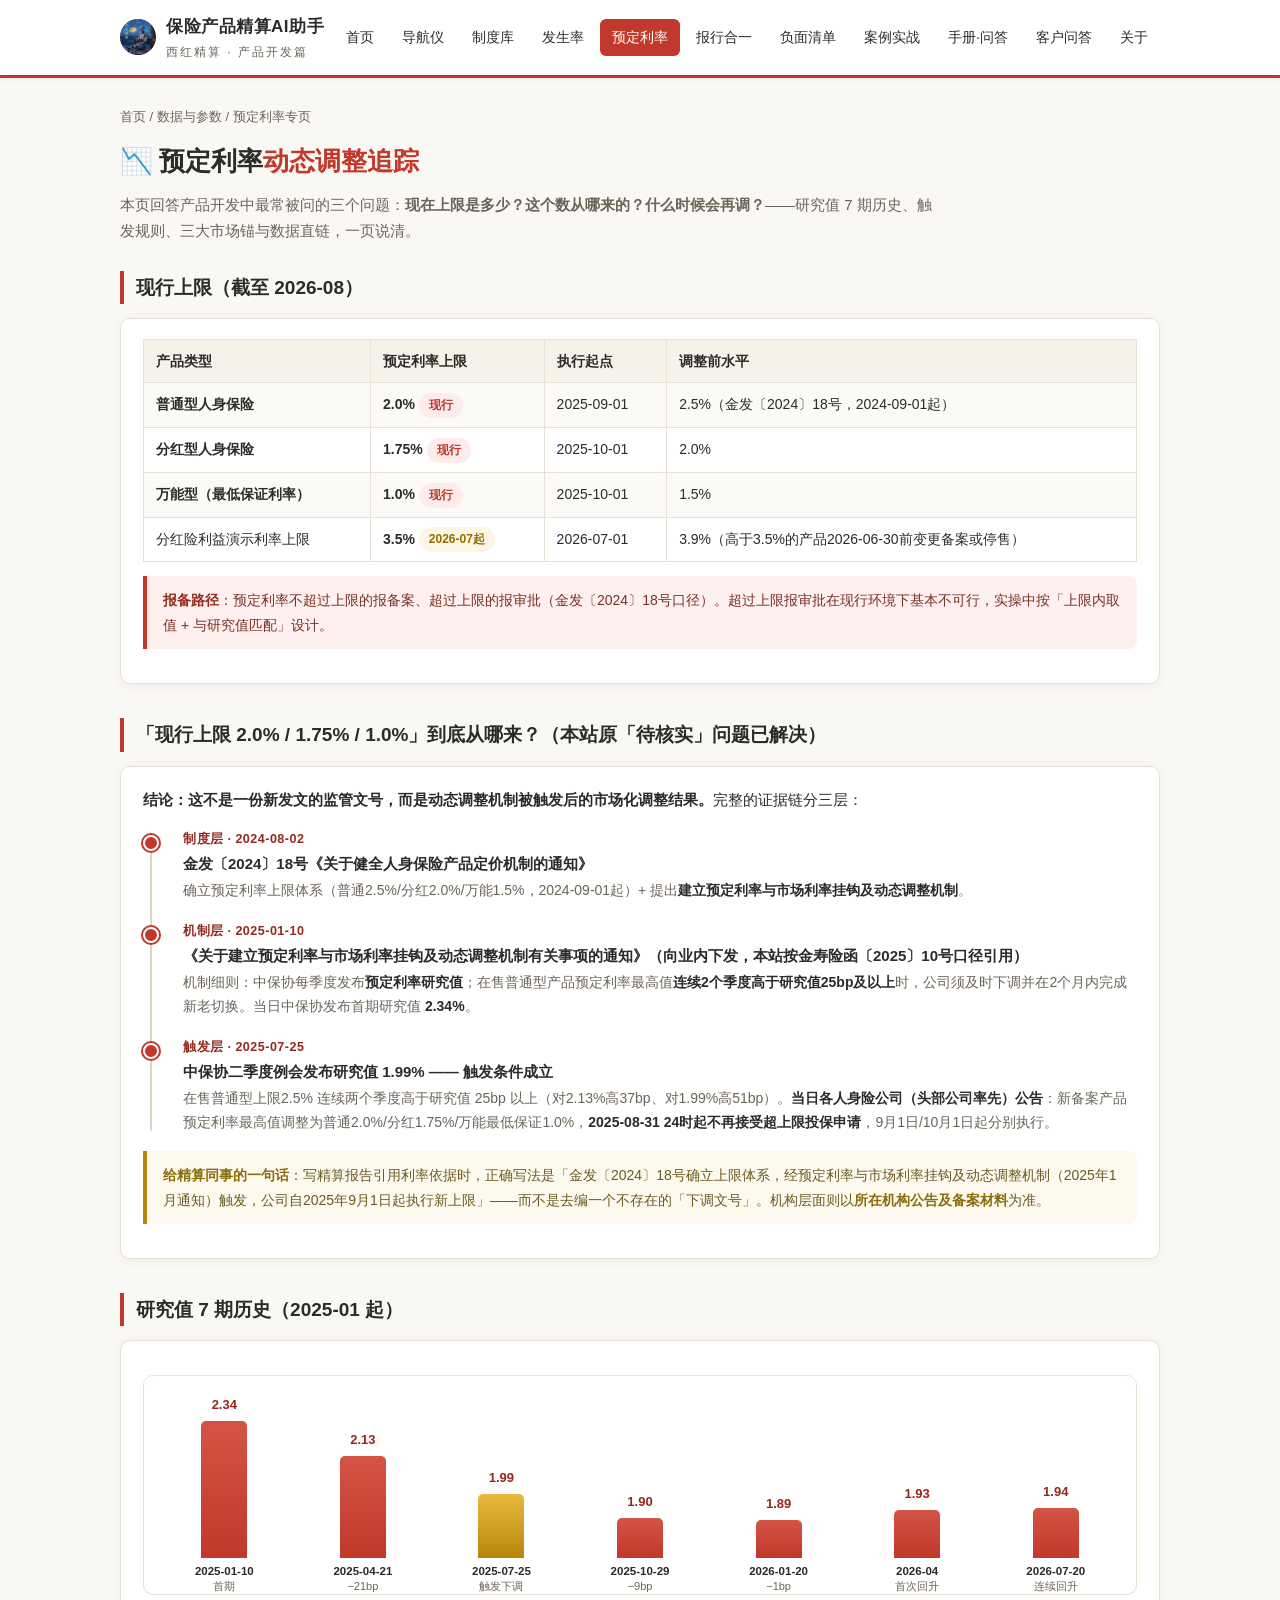
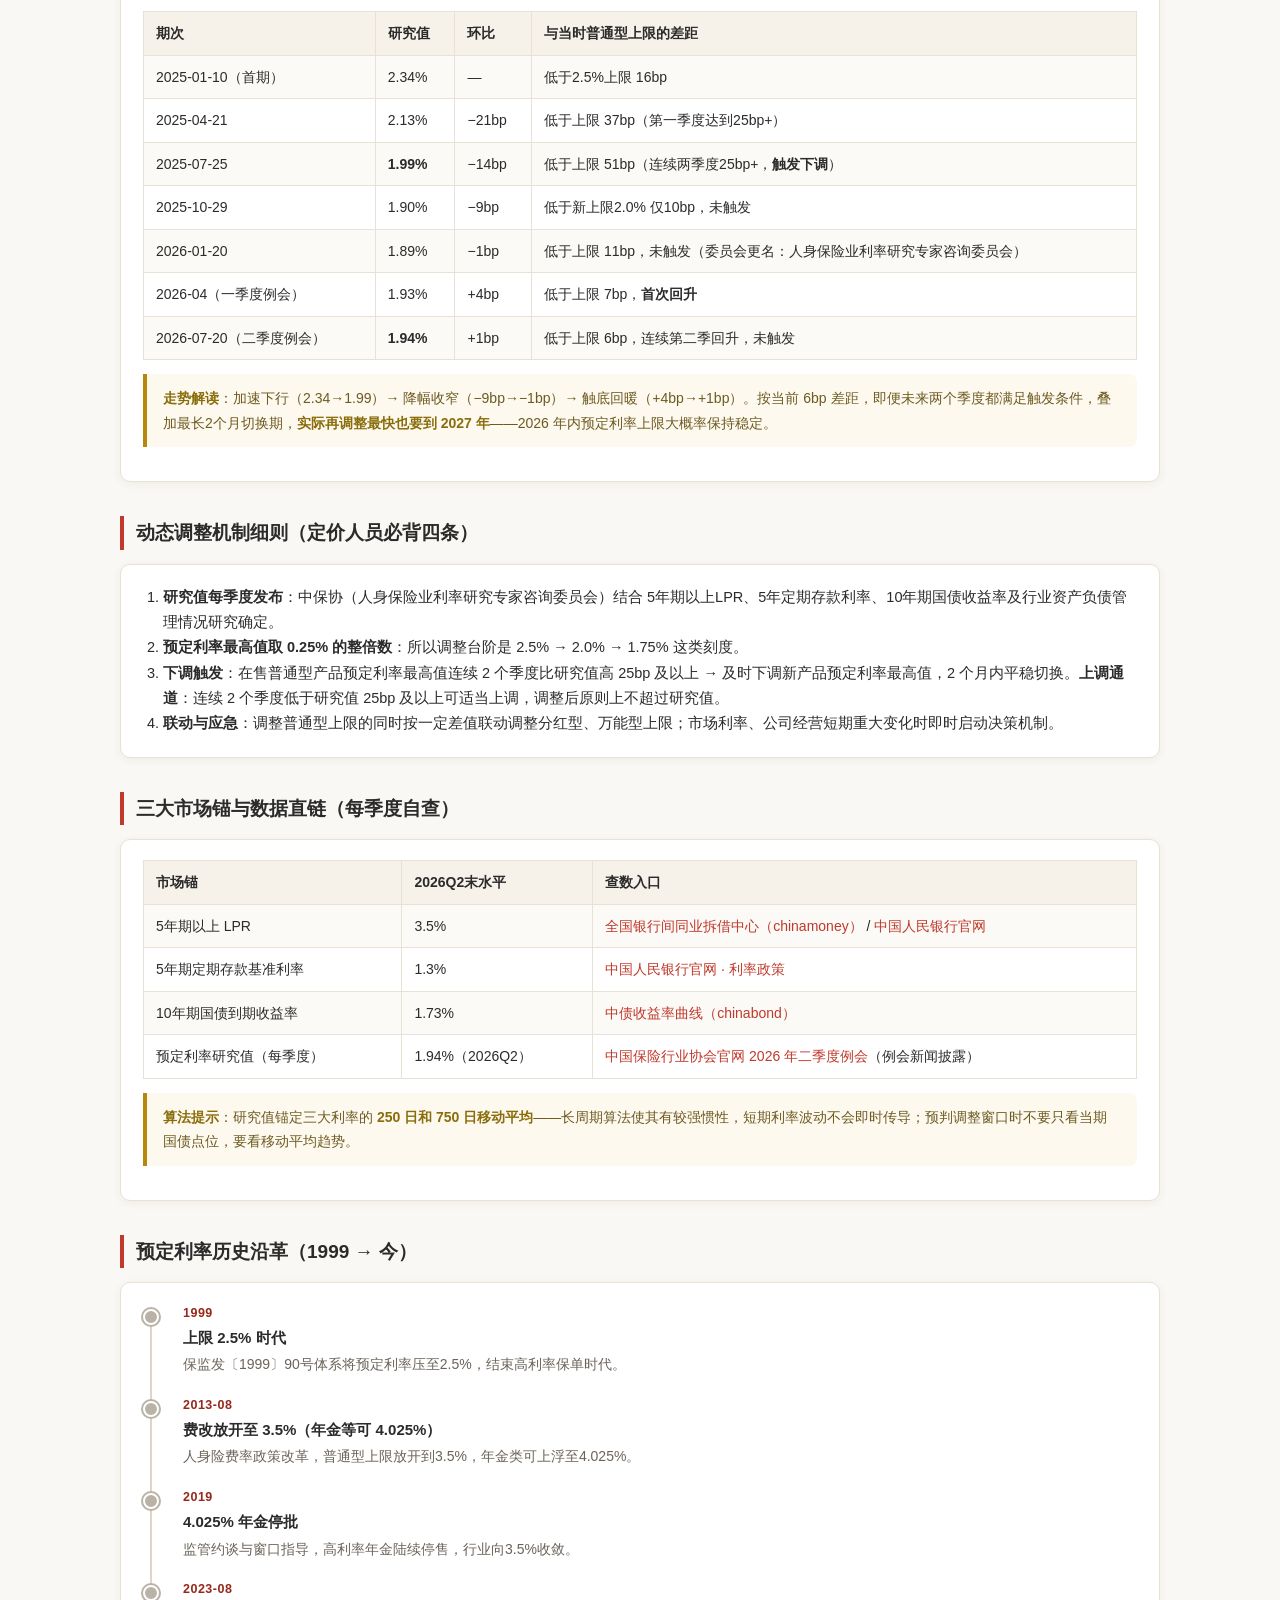
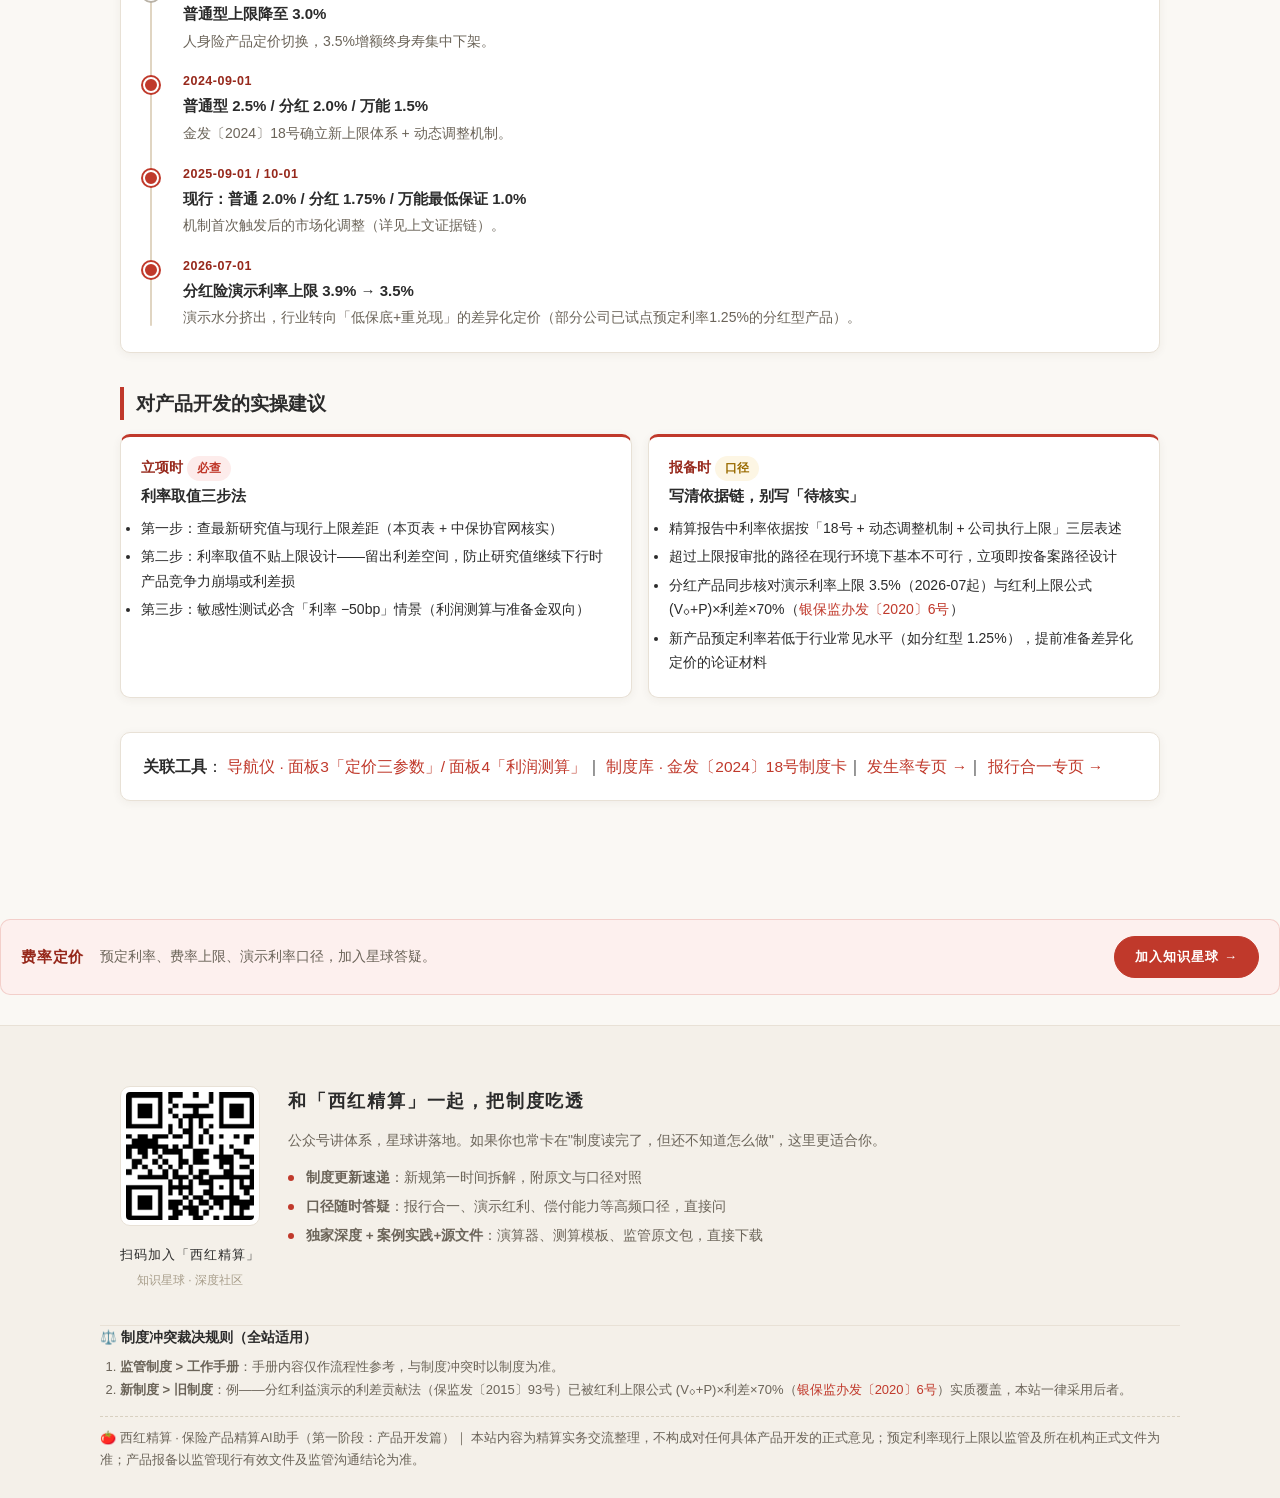
<file: pricing-rate.html>
<!DOCTYPE html>
<html lang="zh-CN">
<head>
<meta charset="UTF-8">
<meta name="viewport" content="width=device-width, initial-scale=1.0">
<title>预定利率专页 · 动态调整机制与研究值追踪 · 保险产品精算AI助手</title>
<meta name="description" content="预定利率现行上限（普通型2.0%/分红型1.75%/万能型1.0%）的来源与动态调整机制，研究值7期历史曲线，LPR/5年定存/10年国债三大市场锚与数据直链。">
<link rel="stylesheet" href="css/style.css">
</head>
<body>

<header class="topbar">
  <div class="topbar-inner">
    <div class="brand">
      <div class="logo"><img src="assets/img/xihong-hero.jpg" alt="西红精算"></div>
      <div><span class="name">保险产品精算AI助手</span><span class="sub">西红精算 · 产品开发篇</span></div>
    </div>
    <nav class="nav-links">
      <a href="index.html">首页</a>
      <a href="navigator.html">导航仪</a>
      <a href="regulations.html">制度库</a>
      <a href="occurrence.html">发生率</a>
      <a href="pricing-rate.html" class="active">预定利率</a>
      <a href="baoxing.html">报行合一</a>
      <a href="negative-list.html">负面清单</a>
      <a href="cases.html">案例实战</a>
      <a href="handbook.html">手册·问答</a>
      <a href="family.html">客户问答</a>
      <a href="about.html">关于</a>
    </nav>
  </div>
</header>

<div class="container">

  <div class="page-head">
    <div class="crumbs"><a href="index.html">首页</a> / 数据与参数 / 预定利率专页</div>
    <h1>📉 预定利率<span class="mark">动态调整追踪</span></h1>
    <p class="lede">本页回答产品开发中最常被问的三个问题：<b>现在上限是多少？这个数从哪来的？什么时候会再调？</b>——研究值 7 期历史、触发规则、三大市场锚与数据直链，一页说清。</p>
  </div>

  <section>
    <h2 class="section-title">现行上限（截至 2026-08）</h2>
    <div class="card">
      <table class="tbl">
        <tr><th>产品类型</th><th>预定利率上限</th><th>执行起点</th><th>调整前水平</th></tr>
        <tr><td><b>普通型人身保险</b></td><td><b>2.0%</b> <span class="badge b-red">现行</span></td><td>2025-09-01</td><td>2.5%（金发〔2024〕18号，2024-09-01起）</td></tr>
        <tr><td><b>分红型人身保险</b></td><td><b>1.75%</b> <span class="badge b-red">现行</span></td><td>2025-10-01</td><td>2.0%</td></tr>
        <tr><td><b>万能型（最低保证利率）</b></td><td><b>1.0%</b> <span class="badge b-red">现行</span></td><td>2025-10-01</td><td>1.5%</td></tr>
        <tr><td>分红险利益演示利率上限</td><td><b>3.5%</b> <span class="badge b-amber">2026-07起</span></td><td>2026-07-01</td><td>3.9%（高于3.5%的产品2026-06-30前变更备案或停售）</td></tr>
      </table>
      <div class="note rule" style="margin-top:14px"><b>报备路径</b>：预定利率不超过上限的报备案、超过上限的报审批（金发〔2024〕18号口径）。超过上限报审批在现行环境下基本不可行，实操中按「上限内取值 + 与研究值匹配」设计。</div>
    </div>
  </section>

  <section>
    <h2 class="section-title">「现行上限 2.0% / 1.75% / 1.0%」到底从哪来？（本站原「待核实」问题已解决）</h2>
    <div class="card">
      <p style="font-size:15px"><b>结论：这不是一份新发文的监管文号，而是动态调整机制被触发后的市场化调整结果。</b>完整的证据链分三层：</p>
      <div class="timeline" style="margin-top:16px">
        <div class="tl-item">
          <div class="tl-date">制度层 · 2024-08-02</div>
          <div class="tl-title">金发〔2024〕18号《关于健全人身保险产品定价机制的通知》</div>
          <div class="tl-body">确立预定利率上限体系（普通2.5%/分红2.0%/万能1.5%，2024-09-01起）+ 提出<b>建立预定利率与市场利率挂钩及动态调整机制</b>。</div>
        </div>
        <div class="tl-item">
          <div class="tl-date">机制层 · 2025-01-10</div>
          <div class="tl-title">《关于建立预定利率与市场利率挂钩及动态调整机制有关事项的通知》（向业内下发，本站按金寿险函〔2025〕10号口径引用）</div>
          <div class="tl-body">机制细则：中保协每季度发布<b>预定利率研究值</b>；在售普通型产品预定利率最高值<b>连续2个季度高于研究值25bp及以上</b>时，公司须及时下调并在2个月内完成新老切换。当日中保协发布首期研究值 <b>2.34%</b>。</div>
        </div>
        <div class="tl-item">
          <div class="tl-date">触发层 · 2025-07-25</div>
          <div class="tl-title">中保协二季度例会发布研究值 1.99% —— 触发条件成立</div>
          <div class="tl-body">在售普通型上限2.5% 连续两个季度高于研究值 25bp 以上（对2.13%高37bp、对1.99%高51bp）。<b>当日各人身险公司（头部公司率先）公告</b>：新备案产品预定利率最高值调整为普通2.0%/分红1.75%/万能最低保证1.0%，<b>2025-08-31 24时起不再接受超上限投保申请</b>，9月1日/10月1日起分别执行。</div>
        </div>
      </div>
      <div class="note" style="margin-top:14px"><b>给精算同事的一句话</b>：写精算报告引用利率依据时，正确写法是「金发〔2024〕18号确立上限体系，经预定利率与市场利率挂钩及动态调整机制（2025年1月通知）触发，公司自2025年9月1日起执行新上限」——而不是去编一个不存在的「下调文号」。机构层面则以<b>所在机构公告及备案材料</b>为准。</div>
    </div>
  </section>

  <section>
    <h2 class="section-title">研究值 7 期历史（2025-01 起）</h2>
    <div class="card">
      <div class="rate-chart">
        <div class="rc-col"><span class="rc-val">2.34</span><i class="rc-bar" style="height:78%"></i><span class="rc-lab"><b>2025-01-10</b>首期</span></div>
        <div class="rc-col"><span class="rc-val">2.13</span><i class="rc-bar" style="height:51%"></i><span class="rc-lab"><b>2025-04-21</b>−21bp</span></div>
        <div class="rc-col hit"><span class="rc-val">1.99</span><i class="rc-bar" style="height:32%"></i><span class="rc-lab"><b>2025-07-25</b>触发下调</span></div>
        <div class="rc-col"><span class="rc-val">1.90</span><i class="rc-bar" style="height:20%"></i><span class="rc-lab"><b>2025-10-29</b>−9bp</span></div>
        <div class="rc-col"><span class="rc-val">1.89</span><i class="rc-bar" style="height:19%"></i><span class="rc-lab"><b>2026-01-20</b>−1bp</span></div>
        <div class="rc-col"><span class="rc-val">1.93</span><i class="rc-bar" style="height:24%"></i><span class="rc-lab"><b>2026-04</b>首次回升</span></div>
        <div class="rc-col"><span class="rc-val">1.94</span><i class="rc-bar" style="height:25%"></i><span class="rc-lab"><b>2026-07-20</b>连续回升</span></div>
      </div>
      <table class="tbl" style="margin-top:16px">
        <tr><th>期次</th><th>研究值</th><th>环比</th><th>与当时普通型上限的差距</th></tr>
        <tr><td>2025-01-10（首期）</td><td>2.34%</td><td>—</td><td>低于2.5%上限 16bp</td></tr>
        <tr><td>2025-04-21</td><td>2.13%</td><td>−21bp</td><td>低于上限 37bp（第一季度达到25bp+）</td></tr>
        <tr><td>2025-07-25</td><td><b>1.99%</b></td><td>−14bp</td><td>低于上限 51bp（连续两季度25bp+，<b>触发下调</b>）</td></tr>
        <tr><td>2025-10-29</td><td>1.90%</td><td>−9bp</td><td>低于新上限2.0% 仅10bp，未触发</td></tr>
        <tr><td>2026-01-20</td><td>1.89%</td><td>−1bp</td><td>低于上限 11bp，未触发（委员会更名：人身保险业利率研究专家咨询委员会）</td></tr>
        <tr><td>2026-04（一季度例会）</td><td>1.93%</td><td>+4bp</td><td>低于上限 7bp，<b>首次回升</b></td></tr>
        <tr><td>2026-07-20（二季度例会）</td><td><b>1.94%</b></td><td>+1bp</td><td>低于上限 6bp，连续第二季回升，未触发</td></tr>
      </table>
      <div class="note" style="margin-top:14px"><b>走势解读</b>：加速下行（2.34→1.99）→ 降幅收窄（−9bp→−1bp）→ 触底回暖（+4bp→+1bp）。按当前 6bp 差距，即便未来两个季度都满足触发条件，叠加最长2个月切换期，<b>实际再调整最快也要到 2027 年</b>——2026 年内预定利率上限大概率保持稳定。</div>
    </div>
  </section>

  <section>
    <h2 class="section-title">动态调整机制细则（定价人员必背四条）</h2>
    <div class="card">
      <ol style="padding-left:20px;font-size:14.5px">
        <li><b>研究值每季度发布</b>：中保协（人身保险业利率研究专家咨询委员会）结合 5年期以上LPR、5年定期存款利率、10年期国债收益率及行业资产负债管理情况研究确定。</li>
        <li><b>预定利率最高值取 0.25% 的整倍数</b>：所以调整台阶是 2.5% → 2.0% → 1.75% 这类刻度。</li>
        <li><b>下调触发</b>：在售普通型产品预定利率最高值连续 2 个季度比研究值高 25bp 及以上 → 及时下调新产品预定利率最高值，2 个月内平稳切换。<b>上调通道</b>：连续 2 个季度低于研究值 25bp 及以上可适当上调，调整后原则上不超过研究值。</li>
        <li><b>联动与应急</b>：调整普通型上限的同时按一定差值联动调整分红型、万能型上限；市场利率、公司经营短期重大变化时即时启动决策机制。</li>
      </ol>
    </div>
  </section>

  <section>
    <h2 class="section-title">三大市场锚与数据直链（每季度自查）</h2>
    <div class="card">
      <table class="tbl">
        <tr><th>市场锚</th><th>2026Q2末水平</th><th>查数入口</th></tr>
        <tr><td>5年期以上 LPR</td><td>3.5%</td><td><a href="https://www.chinamoney.com.cn" target="_blank" rel="noopener">全国银行间同业拆借中心（chinamoney）</a> / <a href="https://www.pbc.gov.cn" target="_blank" rel="noopener">中国人民银行官网</a></td></tr>
        <tr><td>5年期定期存款基准利率</td><td>1.3%</td><td><a href="https://www.pbc.gov.cn" target="_blank" rel="noopener">中国人民银行官网 · 利率政策</a></td></tr>
        <tr><td>10年期国债到期收益率</td><td>1.73%</td><td><a href="https://yield.chinabond.com.cn" target="_blank" rel="noopener">中债收益率曲线（chinabond）</a></td></tr>
        <tr><td>预定利率研究值（每季度）</td><td>1.94%（2026Q2）</td><td><a href="https://www.iachina.cn/art/2026/7/21/art_22_109159.html" target="_blank" rel="noopener">中国保险行业协会官网 2026 年二季度例会</a>（例会新闻披露）</td></tr>
      </table>
      <div class="note" style="margin-top:14px"><b>算法提示</b>：研究值锚定三大利率的 <b>250 日和 750 日移动平均</b>——长周期算法使其有较强惯性，短期利率波动不会即时传导；预判调整窗口时不要只看当期国债点位，要看移动平均趋势。</div>
    </div>
  </section>

  <section>
    <h2 class="section-title">预定利率历史沿革（1999 → 今）</h2>
    <div class="card">
      <div class="timeline">
        <div class="tl-item tl-gray"><div class="tl-date">1999</div><div class="tl-title">上限 2.5% 时代</div><div class="tl-body">保监发〔1999〕90号体系将预定利率压至2.5%，结束高利率保单时代。</div></div>
        <div class="tl-item tl-gray"><div class="tl-date">2013-08</div><div class="tl-title">费改放开至 3.5%（年金等可 4.025%）</div><div class="tl-body">人身险费率政策改革，普通型上限放开到3.5%，年金类可上浮至4.025%。</div></div>
        <div class="tl-item tl-gray"><div class="tl-date">2019</div><div class="tl-title">4.025% 年金停批</div><div class="tl-body">监管约谈与窗口指导，高利率年金陆续停售，行业向3.5%收敛。</div></div>
        <div class="tl-item tl-gray"><div class="tl-date">2023-08</div><div class="tl-title">普通型上限降至 3.0%</div><div class="tl-body">人身险产品定价切换，3.5%增额终身寿集中下架。</div></div>
        <div class="tl-item"><div class="tl-date">2024-09-01</div><div class="tl-title">普通型 2.5% / 分红 2.0% / 万能 1.5%</div><div class="tl-body">金发〔2024〕18号确立新上限体系 + 动态调整机制。</div></div>
        <div class="tl-item"><div class="tl-date">2025-09-01 / 10-01</div><div class="tl-title">现行：普通 2.0% / 分红 1.75% / 万能最低保证 1.0%</div><div class="tl-body">机制首次触发后的市场化调整（详见上文证据链）。</div></div>
        <div class="tl-item"><div class="tl-date">2026-07-01</div><div class="tl-title">分红险演示利率上限 3.9% → 3.5%</div><div class="tl-body">演示水分挤出，行业转向「低保底+重兑现」的差异化定价（部分公司已试点预定利率1.25%的分红型产品）。</div></div>
      </div>
    </div>
  </section>

  <section>
    <h2 class="section-title">对产品开发的实操建议</h2>
    <div class="grid grid-2">
      <div class="reg-card">
        <div class="doc-no">立项时 <span class="badge b-red">必查</span></div>
        <div class="reg-title">利率取值三步法</div>
        <ul class="reg-points">
          <li>第一步：查最新研究值与现行上限差距（本页表 + 中保协官网核实）</li>
          <li>第二步：利率取值不贴上限设计——留出利差空间，防止研究值继续下行时产品竞争力崩塌或利差损</li>
          <li>第三步：敏感性测试必含「利率 −50bp」情景（利润测算与准备金双向）</li>
        </ul>
      </div>
      <div class="reg-card">
        <div class="doc-no">报备时 <span class="badge b-amber">口径</span></div>
        <div class="reg-title">写清依据链，别写「待核实」</div>
        <ul class="reg-points">
          <li>精算报告中利率依据按「18号 + 动态调整机制 + 公司执行上限」三层表述</li>
          <li>超过上限报审批的路径在现行环境下基本不可行，立项即按备案路径设计</li>
          <li>分红产品同步核对演示利率上限 3.5%（2026-07起）与红利上限公式 (V₀+P)×利差×70%（<a href="regulations.html#reg-6hao">银保监办发〔2020〕6号</a>）</li>
          <li>新产品预定利率若低于行业常见水平（如分红型 1.25%），提前准备差异化定价的论证材料</li>
        </ul>
      </div>
    </div>
  </section>

  <section>
    <div class="card">
      <b>关联工具</b>：
      <a href="navigator.html">导航仪 · 面板3「定价三参数」/ 面板4「利润测算」</a>｜
      <a href="regulations.html">制度库 · 金发〔2024〕18号制度卡</a>｜
      <a href="occurrence.html">发生率专页 →</a>｜
      <a href="baoxing.html">报行合一专页 →</a>
    </div>
  </section>

</div>

  <div class="zsxq-banner">
    <div class="b-title">费率定价</div>
    <div class="b-desc">预定利率、费率上限、演示利率口径，加入星球答疑。</div>
    <div class="b-btn"><a class="zsxq-btn" href="https://t.zsxq.com/uk9Vu" target="_blank" rel="noopener">加入知识星球 →</a></div>
  </div>

<footer class="site-footer">
  <div class="zsxq-footer-inner">
    <div class="zsxq-box">
      <div class="zsxq-qr">
        <img src="assets/img/qrcode-zsxq.png" alt="西红精算知识星球二维码">
        <div class="qr-label">扫码加入「西红精算」</div>
        <div class="qr-tip">知识星球 · 深度社区</div>
      </div>
      <div class="zsxq-main">
        <h3>和「西红精算」一起，把制度吃透</h3>
        <p>公众号讲体系，星球讲落地。如果你也常卡在"制度读完了，但还不知道怎么做"，这里更适合你。</p>
        <ul class="zsxq-list">
          <li><b>制度更新速递</b>：新规第一时间拆解，附原文与口径对照</li>
          <li><b>口径随时答疑</b>：报行合一、演示红利、偿付能力等高频口径，直接问</li>
          <li><b>独家深度 + 案例实践+源文件</b>：演算器、测算模板、监管原文包，直接下载</li>
        </ul>
      </div>
    </div>
  </div>
  <div class="footer-inner">
    <h4>⚖️ 制度冲突裁决规则（全站适用）</h4>
    <ol>
      <li><b>监管制度 > 工作手册</b>：手册内容仅作流程性参考，与制度冲突时以制度为准。</li>
      <li><b>新制度 > 旧制度</b>：例——分红利益演示的利差贡献法（保监发〔2015〕93号）已被红利上限公式 (V₀+P)×利差×70%（<a href="regulations.html#reg-6hao">银保监办发〔2020〕6号</a>）实质覆盖，本站一律采用后者。</li>
    </ol>
    <div class="disc">🍅 西红精算 · 保险产品精算AI助手（第一阶段：产品开发篇）｜ 本站内容为精算实务交流整理，不构成对任何具体产品开发的正式意见；预定利率现行上限以监管及所在机构正式文件为准；产品报备以监管现行有效文件及监管沟通结论为准。</div>
  </div>
</footer>

</body>
</html>
</file>
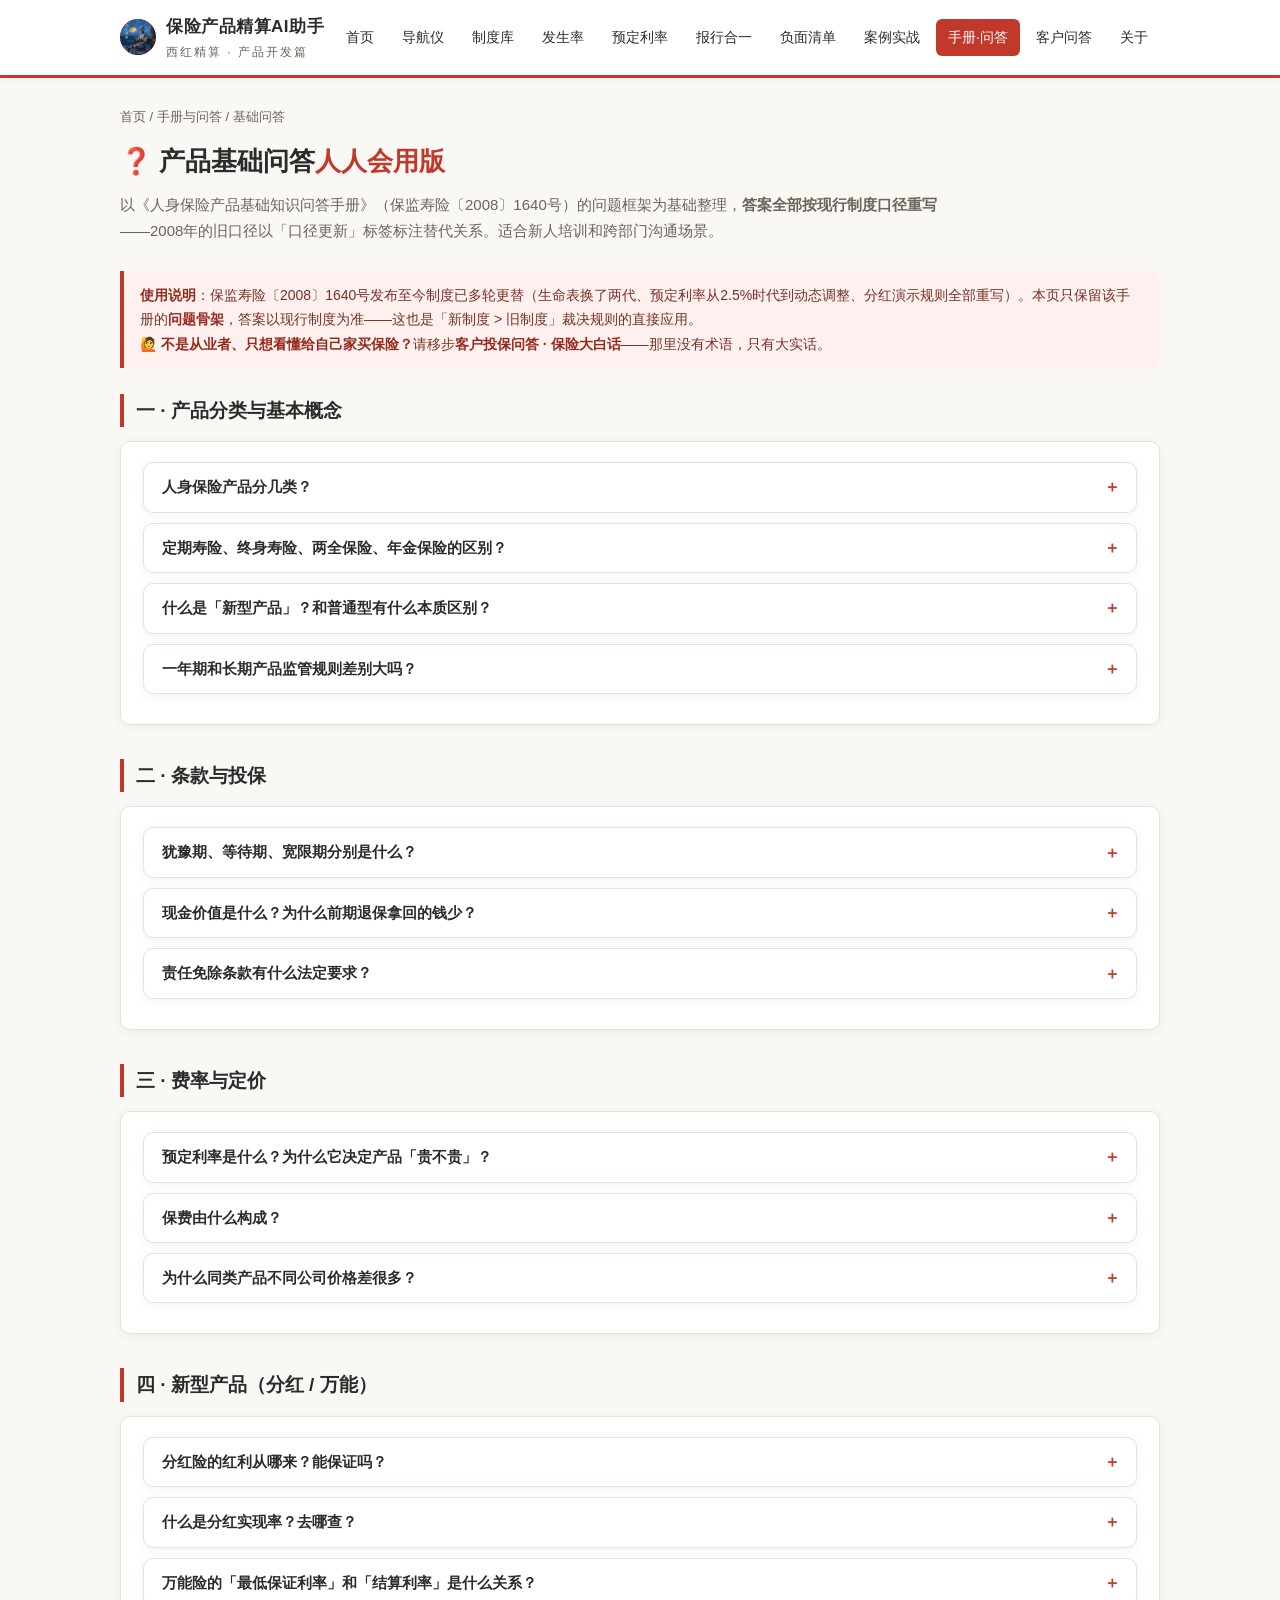
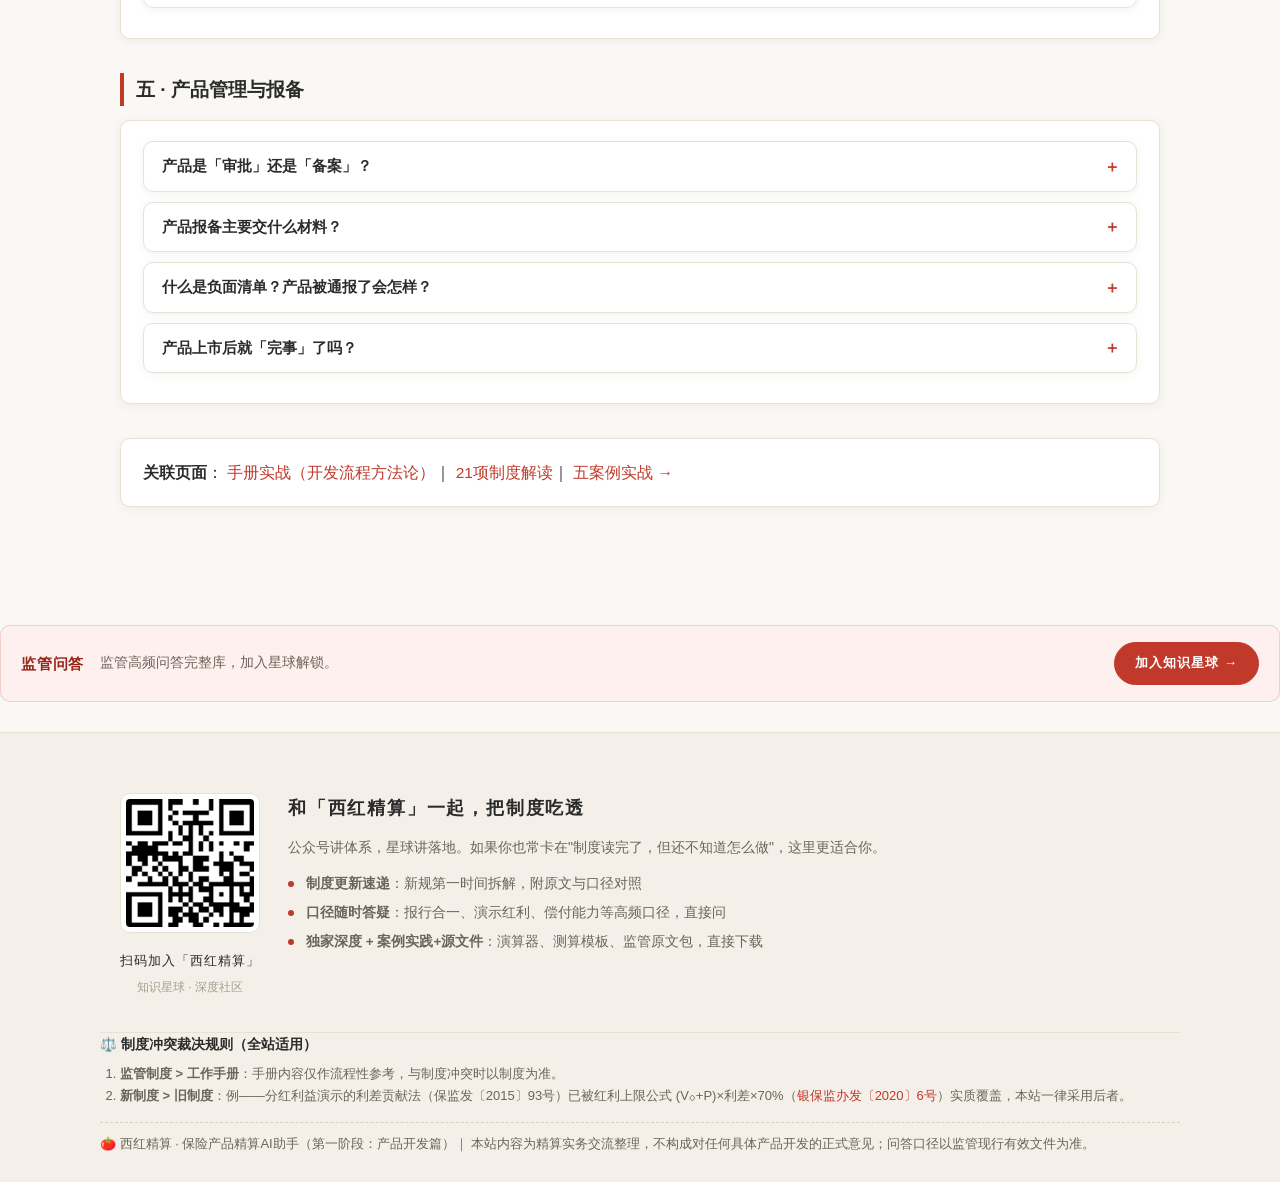
<file: qna.html>
<!DOCTYPE html>
<html lang="zh-CN">
<head>
<meta charset="UTF-8">
<meta name="viewport" content="width=device-width, initial-scale=1.0">
<title>产品基础问答 · 人人会用版 · 保险产品精算AI助手</title>
<meta name="description" content="以《人身保险产品基础知识问答手册》（保监寿险〔2008〕1640号）框架整理的产品基础问答：分类、条款、费率、新型产品、产品管理，答案按现行制度口径更新。">
<link rel="stylesheet" href="css/style.css">
</head>
<body>

<header class="topbar">
  <div class="topbar-inner">
    <div class="brand">
      <div class="logo"><img src="assets/img/xihong-hero.jpg" alt="西红精算"></div>
      <div><span class="name">保险产品精算AI助手</span><span class="sub">西红精算 · 产品开发篇</span></div>
    </div>
    <nav class="nav-links">
      <a href="index.html">首页</a>
      <a href="navigator.html">导航仪</a>
      <a href="regulations.html">制度库</a>
      <a href="occurrence.html">发生率</a>
      <a href="pricing-rate.html">预定利率</a>
      <a href="baoxing.html">报行合一</a>
      <a href="negative-list.html">负面清单</a>
      <a href="cases.html">案例实战</a>
      <a href="handbook.html" class="active">手册·问答</a>
      <a href="family.html">客户问答</a>
      <a href="about.html">关于</a>
    </nav>
  </div>
</header>

<div class="container">

  <div class="page-head">
    <div class="crumbs"><a href="index.html">首页</a> / 手册与问答 / 基础问答</div>
    <h1>❓ 产品基础问答<span class="mark">人人会用版</span></h1>
    <p class="lede">以《人身保险产品基础知识问答手册》（保监寿险〔2008〕1640号）的问题框架为基础整理，<b>答案全部按现行制度口径重写</b>——2008年的旧口径以「口径更新」标签标注替代关系。适合新人培训和跨部门沟通场景。</p>
  </div>

  <div class="note rule" style="margin-bottom:26px"><b>使用说明</b>：保监寿险〔2008〕1640号发布至今制度已多轮更替（生命表换了两代、预定利率从2.5%时代到动态调整、分红演示规则全部重写）。本页只保留该手册的<b>问题骨架</b>，答案以现行制度为准——这也是「新制度 > 旧制度」裁决规则的直接应用。<br>🙋 <b>不是从业者、只想看懂给自己家买保险？</b>请移步<a href="family.html"><b>客户投保问答 · 保险大白话</b></a>——那里没有术语，只有大实话。</div>

  <section>
    <h2 class="section-title">一 · 产品分类与基本概念</h2>
    <div class="card">
      <details class="qna">
        <summary>人身保险产品分几类？</summary>
        <div class="qna-a">按保险责任：人寿保险（定期寿险、终身寿险、两全保险、年金保险）、健康保险（疾病保险、医疗保险、失能收入损失保险、护理保险、医疗意外保险）、意外伤害保险。按设计类型：普通型（传统型）与新型产品（分红型、万能型，投资连结型已边缘化）。<span class="upd">口径更新：健康险范围以2019年第3号令《健康保险管理办法》为准（旧手册按2006年第8号令口径）。</span></div>
      </details>
      <details class="qna">
        <summary>定期寿险、终身寿险、两全保险、年金保险的区别？</summary>
        <div class="qna-a">定期寿险保「特定期限内的身故」；终身寿险保「终身的身故」（必赔，带储蓄性）；两全保险「满期生存或期内身故都给付」；年金保险「活着就领」，以生存年金形态对冲长寿风险。选发生率表时：定寿/终身用非养老一表，两全/年金用养老类业务表（生命表2025四类表规则）。</div>
      </details>
      <details class="qna">
        <summary>什么是「新型产品」？和普通型有什么本质区别？</summary>
        <div class="qna-a">普通型：保单利益在投保时<b>全部确定</b>（保证）。分红型：保证利益之上，红利随分红账户实际经营情况浮动（红利不保证）；万能型：有最低保证利率，结算利率超过部分按账户实际收益按月公布。<b>本质区别是「浮动收益的承诺方式」</b>。<span class="upd">口径更新：分红、万能现行受金规〔2025〕14号（万能新规）、演示规则受2022年8号令+24号约束，旧手册的演示口径全部作废。</span></div>
      </details>
      <details class="qna">
        <summary>一年期和长期产品监管规则差别大吗？</summary>
        <div class="qna-a">非常大：①分红、万能<b>只能是长期业务</b>；②护理险期间不得低于5年；③两全即使特批短期也不得短于3年（228号文）；④短期健康险不得费率浮动、长期医疗险可调费率；⑤互联网渠道可网销范围有限（108号五类）。组合层面的合法性用<a href="navigator.html">导航仪</a>一查便知。</div>
      </details>
    </div>
  </section>

  <section>
    <h2 class="section-title">二 · 条款与投保</h2>
    <div class="card">
      <details class="qna">
        <summary>犹豫期、等待期、宽限期分别是什么？</summary>
        <div class="qna-a"><b>犹豫期</b>：签收保单后可无条件解除合同的期间（银行渠道等一年期以上人身险一般为15日）；<b>等待期</b>：健康险生效后保险责任不覆盖的观察期（健康险等待期不得超过180天，2019年第3号令）；<b>宽限期</b>：分期交费未按时缴纳时的缓冲期（一般为60日），期内保单仍有效。<span class="upd">口径更新：旧手册按2006年第8号令口径，健康险各类期限以2019年第3号令为准。</span></div>
      </details>
      <details class="qna">
        <summary>现金价值是什么？为什么前期退保拿回的钱少？</summary>
        <div class="qna-a">现金价值 = 责任准备金扣除退保手续费后的退保金。前期少是因为：首年费用（佣金、核保、出单成本）在早期集中扣回，且退保时点未到费用摊回期。现价计算规则由精算规定约束（普通型：7号文；现金价值首日扣费有上限）。负面清单高频项：现价计算不合规、减保规则做成「灵活支取账户」。</div>
      </details>
      <details class="qna">
        <summary>责任免除条款有什么法定要求？</summary>
        <div class="qna-a">免责事由必须<b>显著提示</b>（2022年8号令：提示义务；负面清单：免责提示不明显是高频驳回项），表述不得有歧义，免责事由与保险责任的边界要让普通投保人能准确理解。免责条款用的是「即时」「重大」等模糊词，会被点名。</div>
      </details>
    </div>
  </section>

  <section>
    <h2 class="section-title">三 · 费率与定价</h2>
    <div class="card">
      <details class="qna">
        <summary>预定利率是什么？为什么它决定产品「贵不贵」？</summary>
        <div class="qna-a">预定利率是保险公司对保费<b>预设定</b>的年复利回报率——利率越高，同样的保障保费越便宜（未来给付按更高利率折现）。现行上限：<b>普通型2.0% / 分红型1.75% / 万能最低保证1.0%</b>（2025-09起动态调整机制下的执行值）。<span class="upd">口径更新：旧手册为2.5%固定上限时代；现行为「18号上限体系 + 研究值触发动态调整」，详见<a href="pricing-rate.html">预定利率专页</a>。</span></div>
      </details>
      <details class="qna">
        <summary>保费由什么构成？</summary>
        <div class="qna-a">毛保费 = 纯保费（风险保费，覆盖保险责任的期望给付）+ 附加保费（费用：佣金、管理费、渠道费用）。报行合一后，<b>附加费用率就是渠道可用总费用空间</b>——不是「佣金之外还能再花」的基数（66号文），详见<a href="baoxing.html">报行合一专页</a>。</div>
      </details>
      <details class="qna">
        <summary>为什么同类产品不同公司价格差很多？</summary>
        <div class="qna-a">四个来源：①预定利率取值不同（上限内自主取值）；②发生率假设边际不同（行业表基础上加成不同）；③费用结构不同（渠道与运营效率差异）；④目标利润率与再保安排不同。2024年后预定利率与演示利率上限双重收紧，「拼价格」空间收窄，行业转向差异化定价（如低保证+高浮动的分红设计）。</div>
      </details>
    </div>
  </section>

  <section>
    <h2 class="section-title">四 · 新型产品（分红 / 万能）</h2>
    <div class="card">
      <details class="qna">
        <summary>分红险的红利从哪来？能保证吗？</summary>
        <div class="qna-a">来自分红账户的<b>可分配盈余</b>（利差、死差、费差等），分配比例不低于可分配盈余的70%（分红精算规定）。红利<b>不保证</b>——演示只是演示。红利分配方式：现金红利（直接派发）或增额红利（增加保额），终了红利在保单终止时结清。<span class="upd">口径更新：红利演示一律按红利上限公式 (V₀+P)×利差×70%（<a href="regulations.html#reg-6hao">银保监办发〔2020〕6号</a>）+ 演示利率上限3.5%（2026-07起），旧手册三档利差演示口径作废。</span></div>
      </details>
      <details class="qna">
        <summary>什么是分红实现率？去哪查？</summary>
        <div class="qna-a">分红实现率 = 实际派发红利 ÷ 演示红利（现金红利实现率/增额红利实现率分别计算），各公司<b>每年在公司官网披露</b>（银保监规〔2022〕24号）。买分红险看实现率历史，比看演示数字有用得多。</div>
      </details>
      <details class="qna">
        <summary>万能险的「最低保证利率」和「结算利率」是什么关系？</summary>
        <div class="qna-a">最低保证利率是写进合同的<b>保底</b>（现行上限1.0%）；结算利率是每月公布的实际利率，可以高于保底但不低于保底。同一账户的保单采用同一结算利率。演示只有两档：低档=最低保证利率，高档按规则设定。<span class="upd">口径更新：万能现行叠加金规〔2025〕14号新规（产品、账户、资产负债、销售全面从严），旧手册仅按19号口径已不完整。</span></div>
      </details>
    </div>
  </section>

  <section>
    <h2 class="section-title">五 · 产品管理与报备</h2>
    <div class="card">
      <details class="qna">
        <summary>产品是「审批」还是「备案」？</summary>
        <div class="qna-a">2011年第3号令体系：一般产品报<b>备案</b>；特定情形（如预定利率超过上限的普通型产品）报<b>审批</b>。现行环境下利率超上限基本不可行，绝大多数产品走备案路径。</div>
      </details>
      <details class="qna">
        <summary>产品报备主要交什么材料？</summary>
        <div class="qna-a">四套核心材料：①保险条款；②费率表与精算报告；③备案报告；④产品说明书（新型产品必有）。银保渠道产品加报分交费期费用材料（66号文）；网销产品加报信息披露材料（108号）。<b>四套材料口径必须一致</b>——不一致是负面清单与通报双料高发点。</div>
      </details>
      <details class="qna">
        <summary>什么是负面清单？产品被通报了会怎样？</summary>
        <div class="qna-a">负面清单（现行2026版：金寿险函〔2026〕72号）是监管列举的产品问题模式清单，报备前逐条自查。被通报的产品面临：责令整改、暂停报备新产品的资格限制、监管谈话直至行政处罚——且通报点名带来的声誉损失往往先到。详见<a href="negative-list.html">负面清单专页</a>。</div>
      </details>
      <details class="qna">
        <summary>产品上市后就「完事」了吗？</summary>
        <div class="qna-a">远没有：①分红实现率年度披露（24号）；②意外险/互联网产品定价回溯（106号/1275号）；③假设偏差回溯与修正（616号）；④年度产品总结报告（360号体系）；⑤停售管理（提前公告、不得炒停售）。上市是回溯闭环的起点，不是终点——对应<a href="navigator.html">导航仪自查表里程碑⑦</a>。</div>
      </details>
    </div>
  </section>

  <section>
    <div class="card">
      <b>关联页面</b>：
      <a href="handbook.html">手册实战（开发流程方法论）</a>｜
      <a href="regulations.html">21项制度解读</a>｜
      <a href="cases.html">五案例实战 →</a>
    </div>
  </section>

</div>

  <div class="zsxq-banner">
    <div class="b-title">监管问答</div>
    <div class="b-desc">监管高频问答完整库，加入星球解锁。</div>
    <div class="b-btn"><a class="zsxq-btn" href="https://t.zsxq.com/uk9Vu" target="_blank" rel="noopener">加入知识星球 →</a></div>
  </div>

<footer class="site-footer">
  <div class="zsxq-footer-inner">
    <div class="zsxq-box">
      <div class="zsxq-qr">
        <img src="assets/img/qrcode-zsxq.png" alt="西红精算知识星球二维码">
        <div class="qr-label">扫码加入「西红精算」</div>
        <div class="qr-tip">知识星球 · 深度社区</div>
      </div>
      <div class="zsxq-main">
        <h3>和「西红精算」一起，把制度吃透</h3>
        <p>公众号讲体系，星球讲落地。如果你也常卡在"制度读完了，但还不知道怎么做"，这里更适合你。</p>
        <ul class="zsxq-list">
          <li><b>制度更新速递</b>：新规第一时间拆解，附原文与口径对照</li>
          <li><b>口径随时答疑</b>：报行合一、演示红利、偿付能力等高频口径，直接问</li>
          <li><b>独家深度 + 案例实践+源文件</b>：演算器、测算模板、监管原文包，直接下载</li>
        </ul>
      </div>
    </div>
  </div>
  <div class="footer-inner">
    <h4>⚖️ 制度冲突裁决规则（全站适用）</h4>
    <ol>
      <li><b>监管制度 > 工作手册</b>：手册内容仅作流程性参考，与制度冲突时以制度为准。</li>
      <li><b>新制度 > 旧制度</b>：例——分红利益演示的利差贡献法（保监发〔2015〕93号）已被红利上限公式 (V₀+P)×利差×70%（<a href="regulations.html#reg-6hao">银保监办发〔2020〕6号</a>）实质覆盖，本站一律采用后者。</li>
    </ol>
    <div class="disc">🍅 西红精算 · 保险产品精算AI助手（第一阶段：产品开发篇）｜ 本站内容为精算实务交流整理，不构成对任何具体产品开发的正式意见；问答口径以监管现行有效文件为准。</div>
  </div>
</footer>

</body>
</html>
</file>
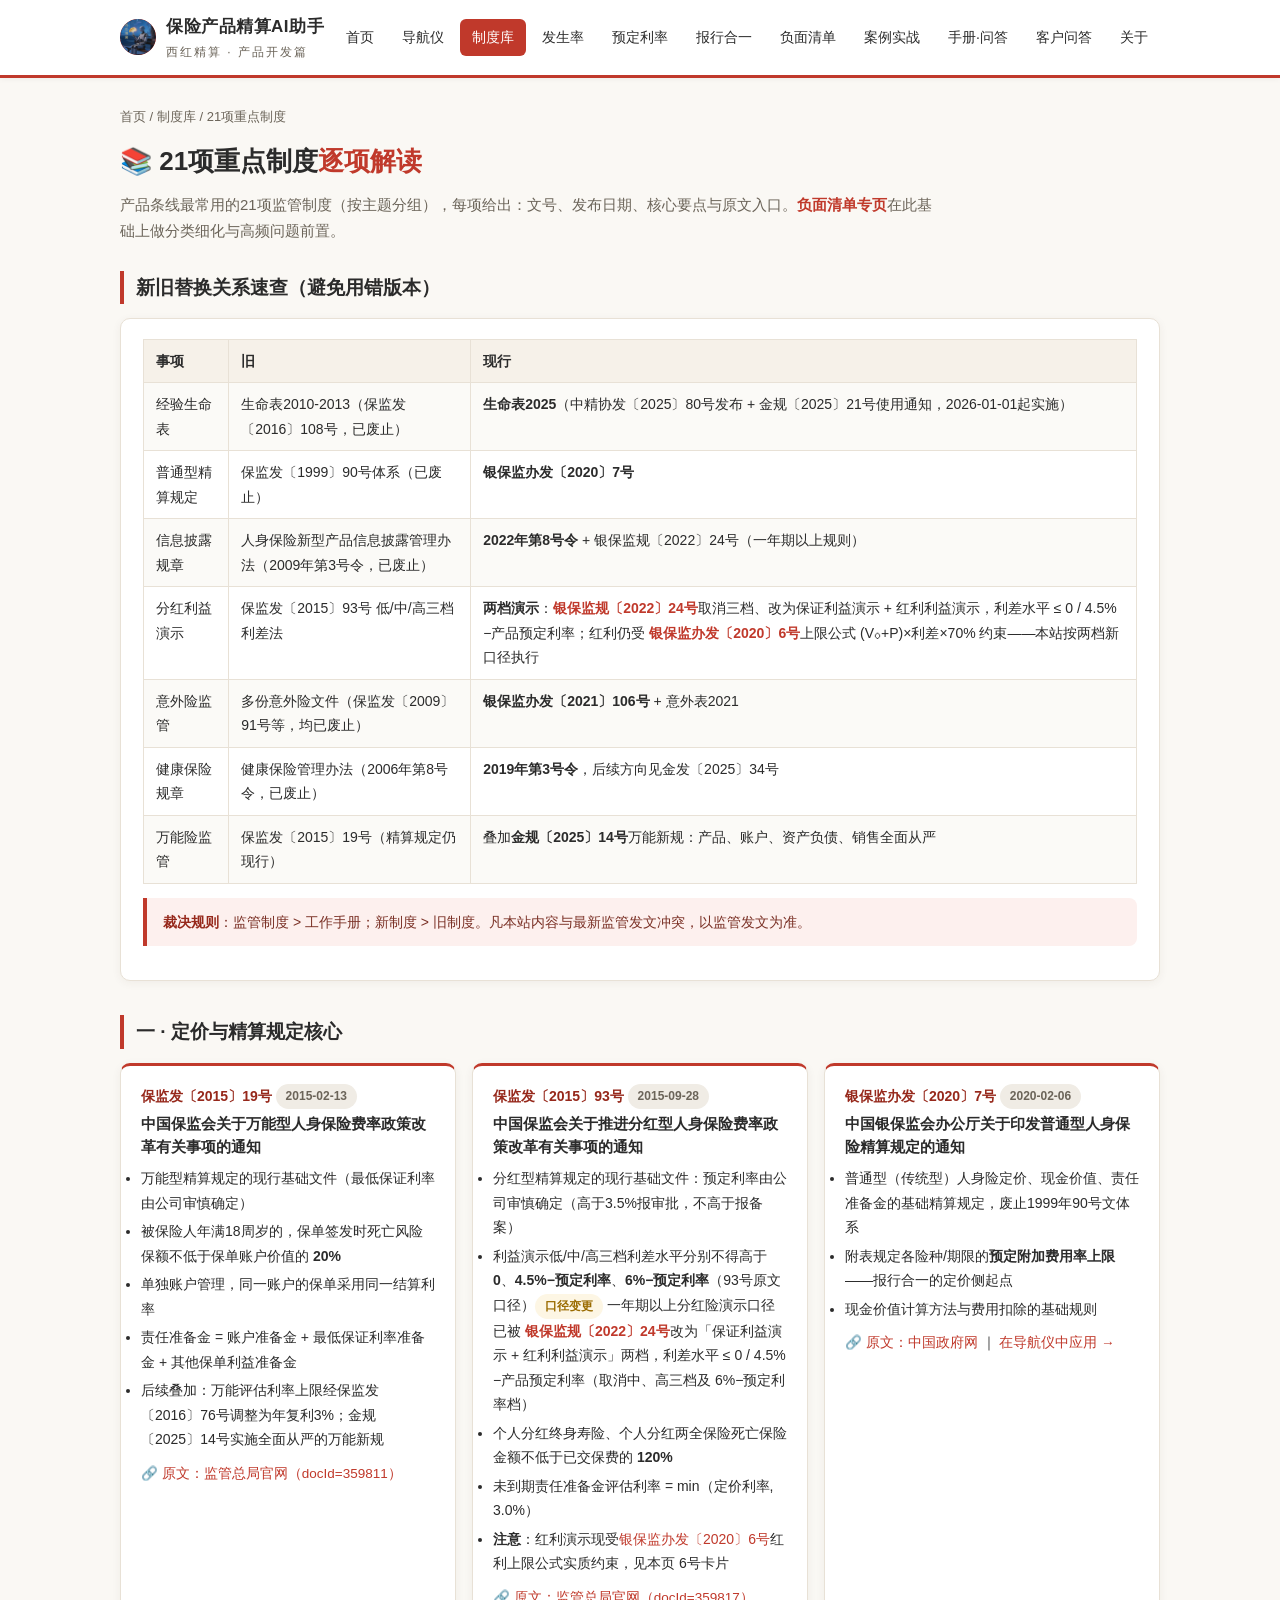
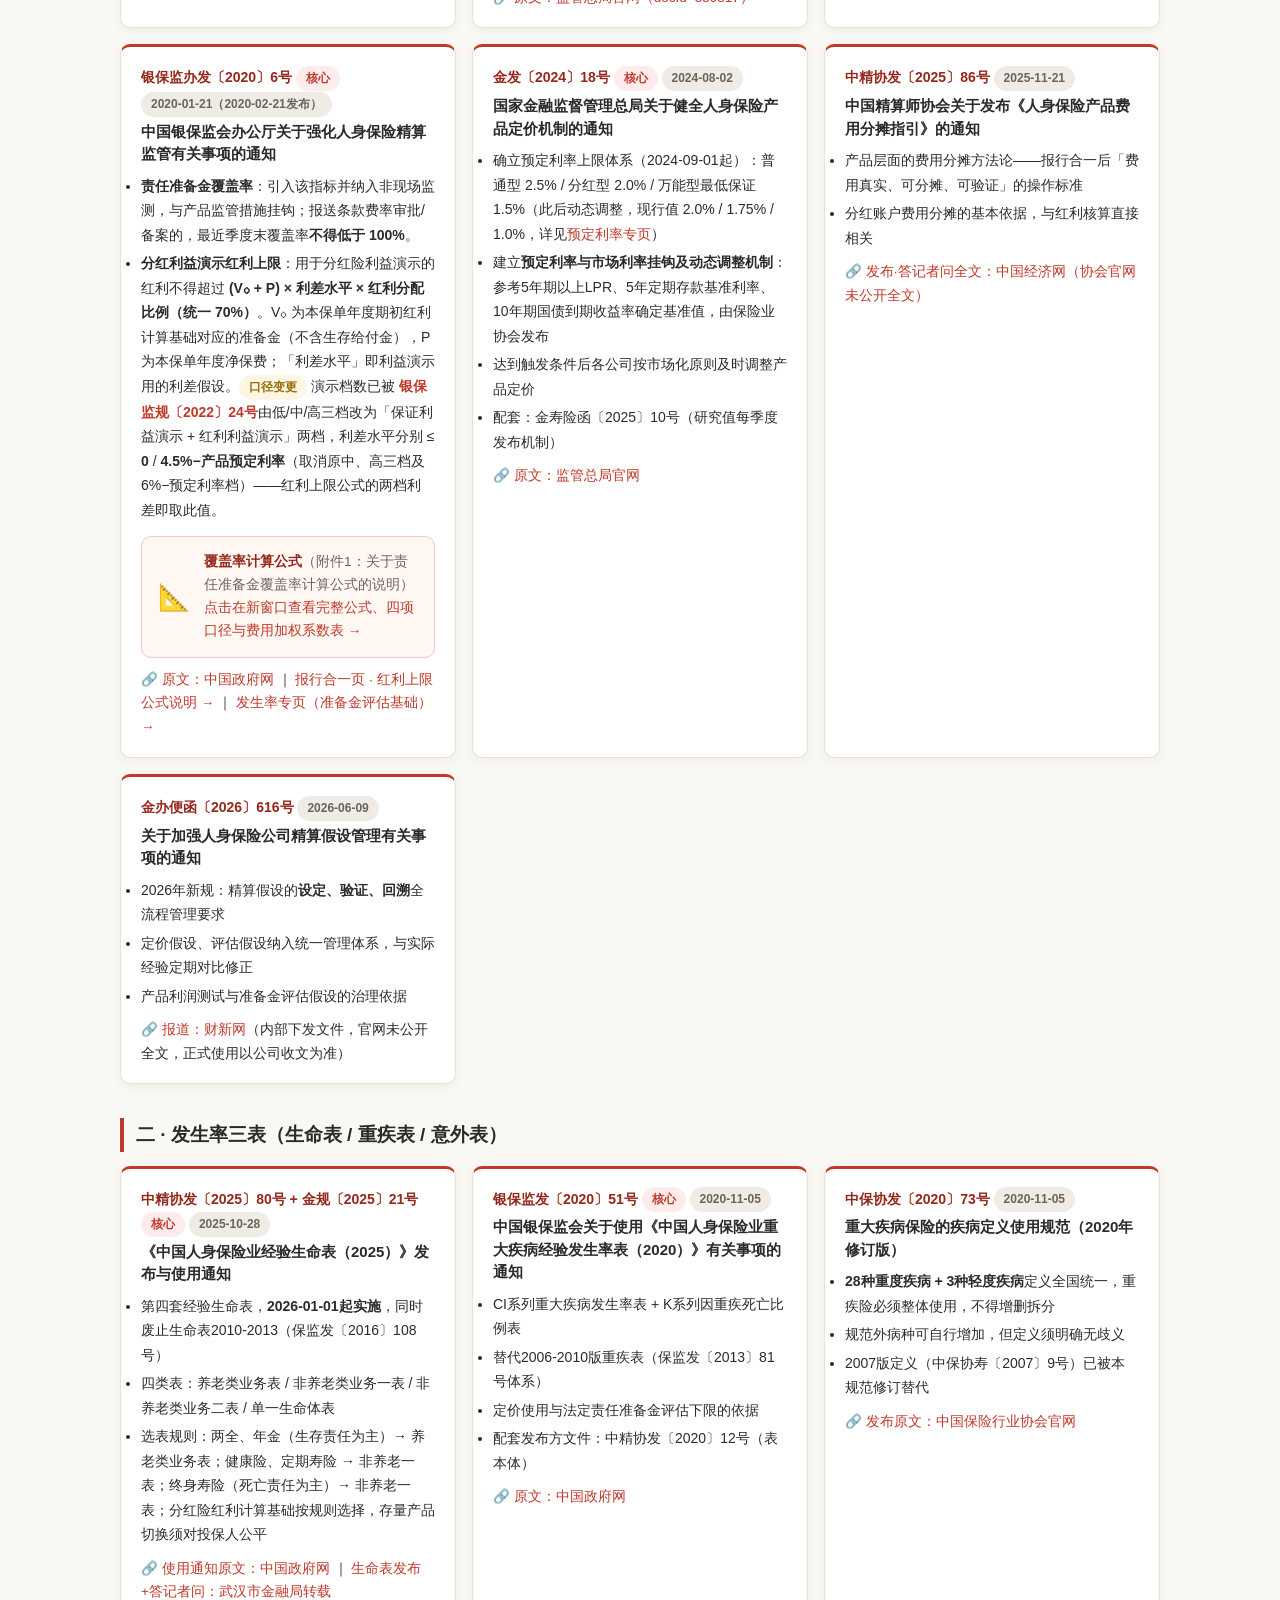
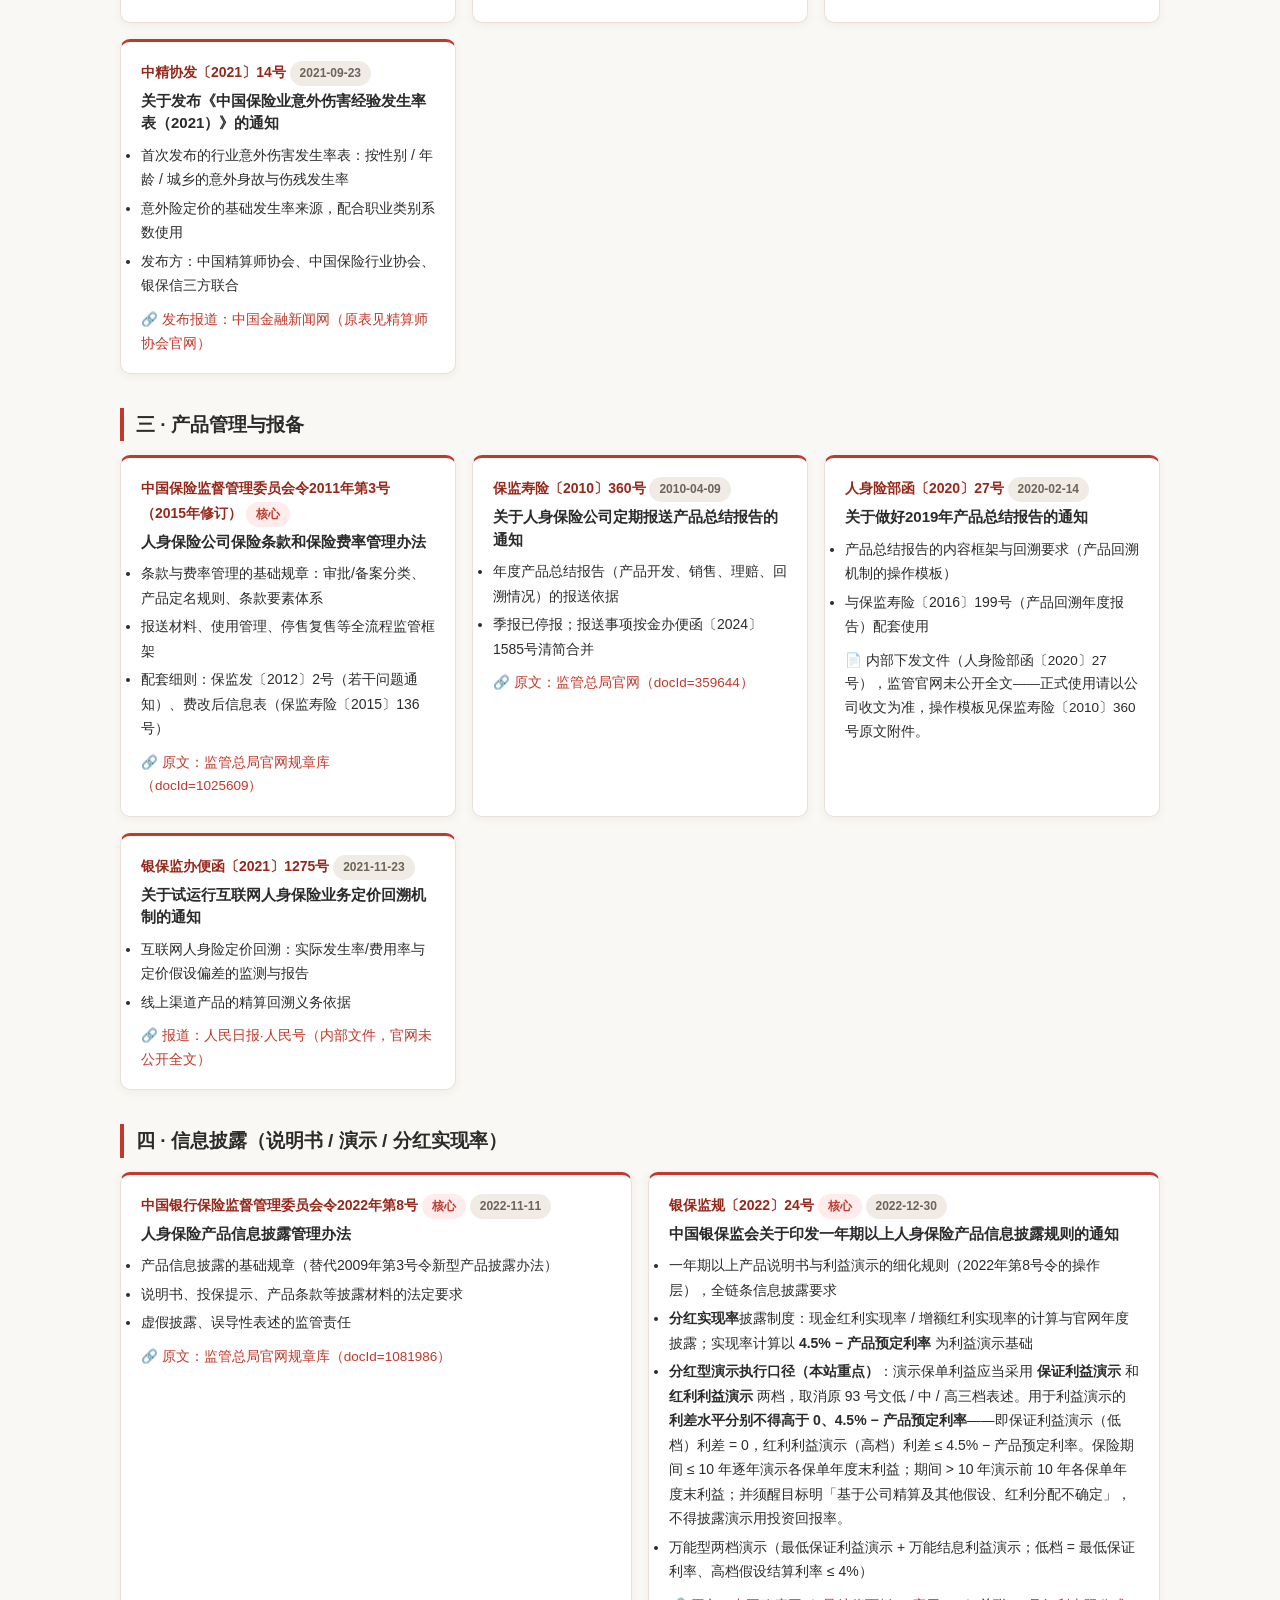
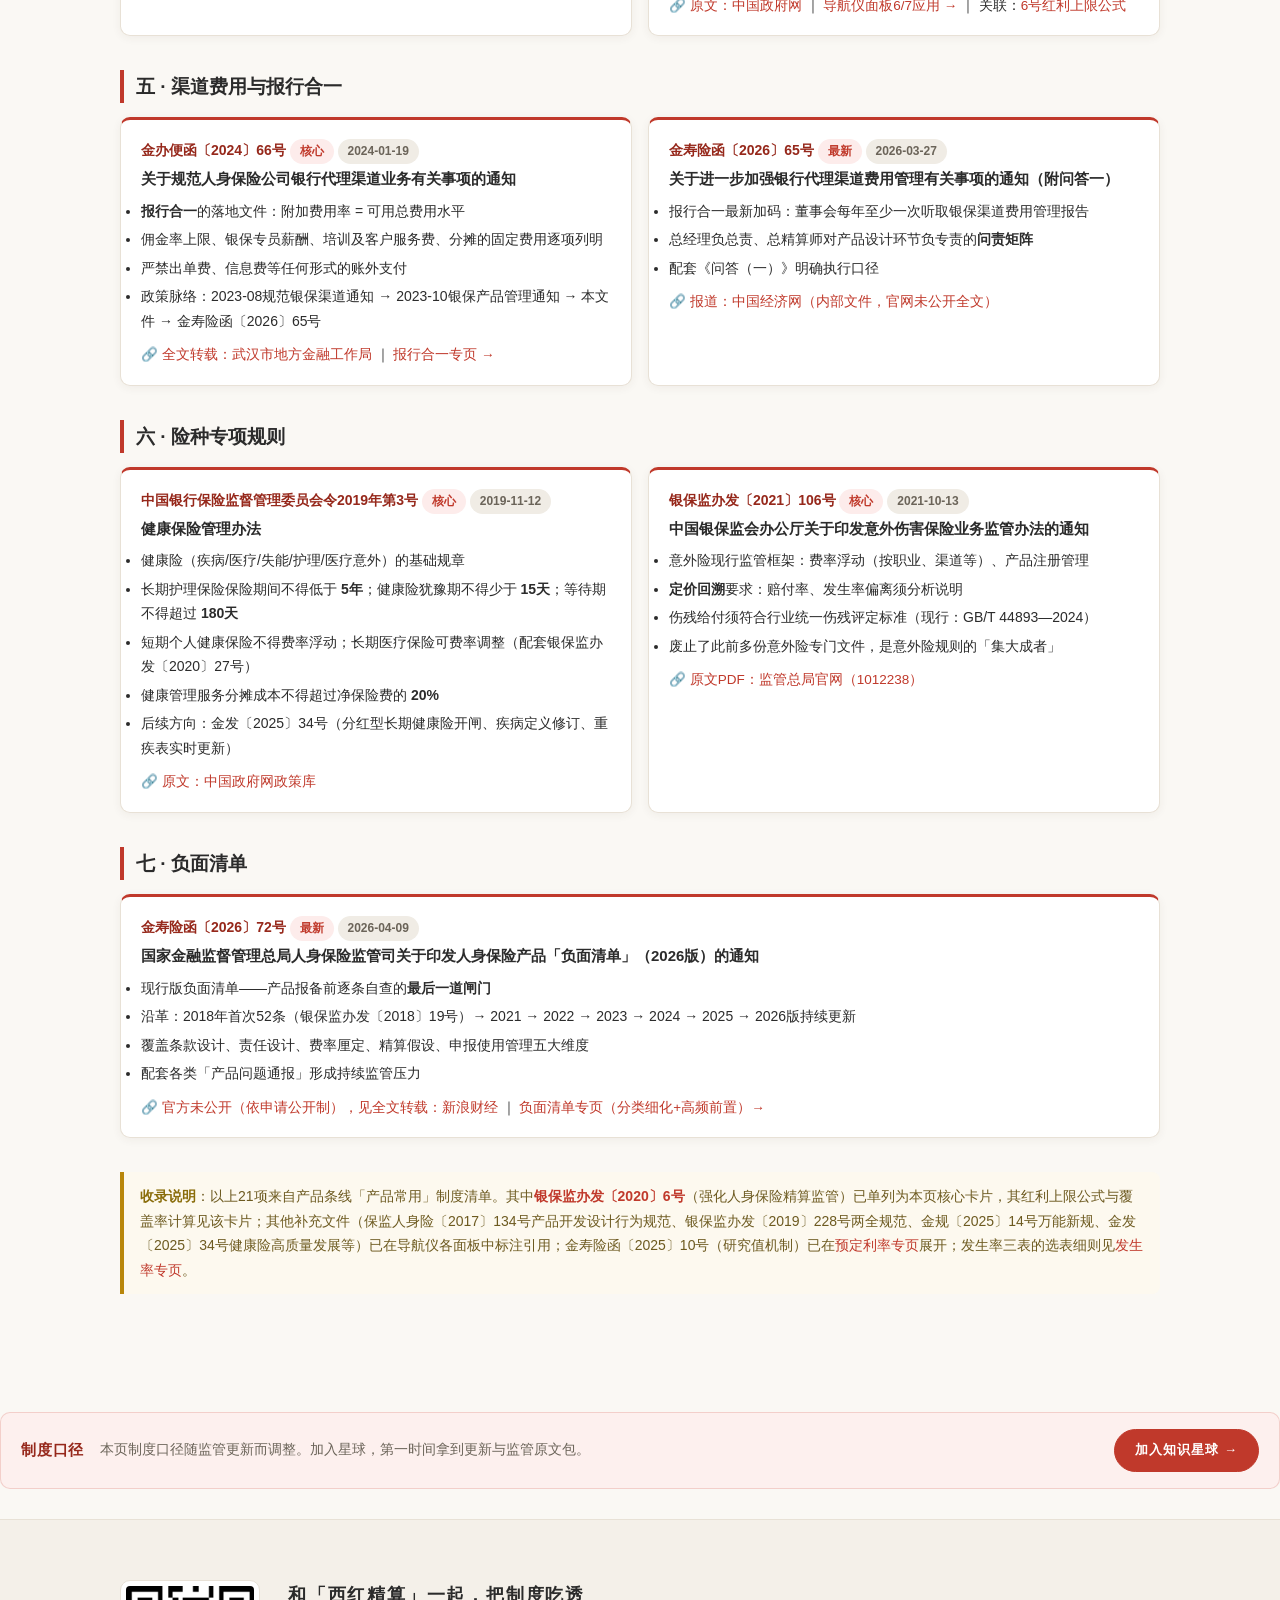
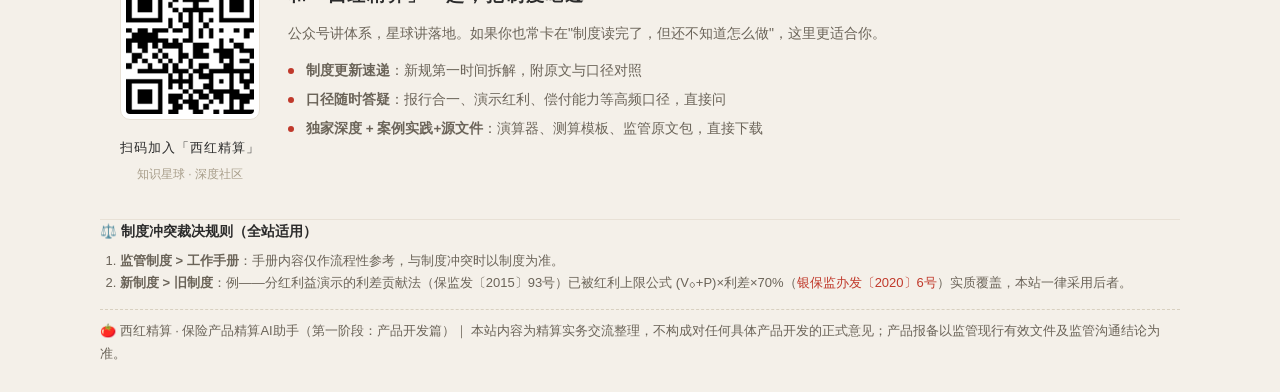
<file: regulations.html>
<!DOCTYPE html>
<html lang="zh-CN">
<head>
<meta charset="UTF-8">
<meta name="viewport" content="width=device-width, initial-scale=1.0">
<title>21项重点制度解读 · 保险产品精算AI助手</title>
<meta name="description" content="产品条线21项重点监管制度逐项解读：文号、发布日期、核心要点、原文链接、新旧替换关系。">
<link rel="stylesheet" href="css/style.css">
</head>
<body>

<header class="topbar">
  <div class="topbar-inner">
    <div class="brand">
      <div class="logo"><img src="assets/img/xihong-hero.jpg" alt="西红精算"></div>
      <div><span class="name">保险产品精算AI助手</span><span class="sub">西红精算 · 产品开发篇</span></div>
    </div>
    <nav class="nav-links">
      <a href="index.html">首页</a>
      <a href="navigator.html">导航仪</a>
      <a href="regulations.html" class="active">制度库</a>
      <a href="occurrence.html">发生率</a>
      <a href="pricing-rate.html">预定利率</a>
      <a href="baoxing.html">报行合一</a>
      <a href="negative-list.html">负面清单</a>
      <a href="cases.html">案例实战</a>
      <a href="handbook.html">手册·问答</a>
      <a href="family.html">客户问答</a>
      <a href="about.html">关于</a>
    </nav>
  </div>
</header>

<div class="container">

  <div class="page-head">
    <div class="crumbs"><a href="index.html">首页</a> / 制度库 / 21项重点制度</div>
    <h1>📚 21项重点制度<span class="mark">逐项解读</span></h1>
    <p class="lede">产品条线最常用的21项监管制度（按主题分组），每项给出：文号、发布日期、核心要点与原文入口。<b><a href="negative-list.html">负面清单专页</a></b>在此基础上做分类细化与高频问题前置。</p>
  </div>

  <section>
    <h2 class="section-title">新旧替换关系速查（避免用错版本）</h2>
    <div class="card">
      <table class="tbl">
        <tr><th>事项</th><th>旧</th><th>现行</th></tr>
        <tr><td>经验生命表</td><td>生命表2010-2013（保监发〔2016〕108号，已废止）</td><td><b>生命表2025</b>（中精协发〔2025〕80号发布 + 金规〔2025〕21号使用通知，2026-01-01起实施）</td></tr>
        <tr><td>普通型精算规定</td><td>保监发〔1999〕90号体系（已废止）</td><td><b>银保监办发〔2020〕7号</b></td></tr>
        <tr><td>信息披露规章</td><td>人身保险新型产品信息披露管理办法（2009年第3号令，已废止）</td><td><b>2022年第8号令</b> + 银保监规〔2022〕24号（一年期以上规则）</td></tr>
        <tr><td>分红利益演示</td><td>保监发〔2015〕93号 低/中/高三档利差法</td><td><b>两档演示</b>：<b><a href="regulations.html#reg-24hao">银保监规〔2022〕24号</a></b>取消三档、改为保证利益演示 + 红利利益演示，利差水平 ≤ 0 / 4.5%−产品预定利率；红利仍受 <b><a href="regulations.html#reg-6hao">银保监办发〔2020〕6号</a></b>上限公式 (V₀+P)×利差×70% 约束——本站按两档新口径执行</td></tr>
        <tr><td>意外险监管</td><td>多份意外险文件（保监发〔2009〕91号等，均已废止）</td><td><b>银保监办发〔2021〕106号</b> + 意外表2021</td></tr>
        <tr><td>健康保险规章</td><td>健康保险管理办法（2006年第8号令，已废止）</td><td><b>2019年第3号令</b>，后续方向见金发〔2025〕34号</td></tr>
        <tr><td>万能险监管</td><td>保监发〔2015〕19号（精算规定仍现行）</td><td>叠加<b>金规〔2025〕14号</b>万能新规：产品、账户、资产负债、销售全面从严</td></tr>
      </table>
      <div class="note rule" style="margin-top:14px"><b>裁决规则</b>：监管制度 > 工作手册；新制度 > 旧制度。凡本站内容与最新监管发文冲突，以监管发文为准。</div>
    </div>
  </section>

  <section>
    <h2 class="section-title">一 · 定价与精算规定核心</h2>
    <div class="grid grid-2">

      <div class="reg-card">
        <div class="doc-no">保监发〔2015〕19号 <span class="badge b-gray">2015-02-13</span></div>
        <div class="reg-title">中国保监会关于万能型人身保险费率政策改革有关事项的通知</div>
        <ul class="reg-points">
          <li>万能型精算规定的现行基础文件（最低保证利率由公司审慎确定）</li>
          <li>被保险人年满18周岁的，保单签发时死亡风险保额不低于保单账户价值的 <b>20%</b></li>
          <li>单独账户管理，同一账户的保单采用同一结算利率</li>
          <li>责任准备金 = 账户准备金 + 最低保证利率准备金 + 其他保单利益准备金</li>
          <li>后续叠加：万能评估利率上限经保监发〔2016〕76号调整为年复利3%；金规〔2025〕14号实施全面从严的万能新规</li>
        </ul>
        <div class="reg-links">🔗 <a href="https://www.nfra.gov.cn/cn/view/pages/ItemDetail.html?docId=359811" target="_blank" rel="noopener">原文：监管总局官网（docId=359811）</a></div>
      </div>

      <div class="reg-card">
        <div class="doc-no">保监发〔2015〕93号 <span class="badge b-gray">2015-09-28</span></div>
        <div class="reg-title">中国保监会关于推进分红型人身保险费率政策改革有关事项的通知</div>
        <ul class="reg-points">
          <li>分红型精算规定的现行基础文件：预定利率由公司审慎确定（高于3.5%报审批，不高于报备案）</li>
          <li>利益演示低/中/高三档利差水平分别不得高于 <b>0</b>、<b>4.5%−预定利率</b>、<b>6%−预定利率</b>（93号原文口径）<span class="badge b-amber">口径变更</span> 一年期以上分红险演示口径已被 <b><a href="regulations.html#reg-24hao">银保监规〔2022〕24号</a></b>改为「保证利益演示 + 红利利益演示」两档，利差水平 ≤ 0 / 4.5%−产品预定利率（取消中、高三档及 6%−预定利率档）</li>
          <li>个人分红终身寿险、个人分红两全保险死亡保险金额不低于已交保费的 <b>120%</b></li>
          <li>未到期责任准备金评估利率 = min（定价利率, 3.0%）</li>
          <li><b>注意</b>：红利演示现受<a href="regulations.html#reg-6hao">银保监办发〔2020〕6号</a>红利上限公式实质约束，见本页 6号卡片</li>
        </ul>
        <div class="reg-links">🔗 <a href="https://www.nfra.gov.cn/cn/view/pages/ItemDetail.html?docId=359817" target="_blank" rel="noopener">原文：监管总局官网（docId=359817）</a></div>
      </div>

      <div class="reg-card">
        <div class="doc-no">银保监办发〔2020〕7号 <span class="badge b-gray">2020-02-06</span></div>
        <div class="reg-title">中国银保监会办公厅关于印发普通型人身保险精算规定的通知</div>
        <ul class="reg-points">
          <li>普通型（传统型）人身险定价、现金价值、责任准备金的基础精算规定，废止1999年90号文体系</li>
          <li>附表规定各险种/期限的<b>预定附加费用率上限</b>——报行合一的定价侧起点</li>
          <li>现金价值计算方法与费用扣除的基础规则</li>
        </ul>
        <div class="reg-links">🔗 <a href="https://www.gov.cn/zhengce/zhengceku/2020-03/26/content_5495763.htm" target="_blank" rel="noopener">原文：中国政府网</a> ｜ <a href="navigator.html">在导航仪中应用 →</a></div>
      </div>

      <div class="reg-card" id="reg-6hao">
        <div class="doc-no">银保监办发〔2020〕6号 <span class="badge b-red">核心</span> <span class="badge b-gray">2020-01-21（2020-02-21发布）</span></div>
        <div class="reg-title">中国银保监会办公厅关于强化人身保险精算监管有关事项的通知</div>
        <ul class="reg-points">
          <li><b>责任准备金覆盖率</b>：引入该指标并纳入非现场监测，与产品监管措施挂钩；报送条款费率审批/备案的，最近季度末覆盖率<b>不得低于 100%</b>。</li>
          <li><b>分红利益演示红利上限</b>：用于分红险利益演示的红利不得超过 <b>(V₀ + P) × 利差水平 × 红利分配比例（统一 70%）</b>。V₀ 为本保单年度期初红利计算基础对应的准备金（不含生存给付金），P 为本保单年度净保费；「利差水平」即利益演示用的利差假设。<span class="badge b-amber">口径变更</span> 演示档数已被 <b><a href="regulations.html#reg-24hao">银保监规〔2022〕24号</a></b>由低/中/高三档改为「保证利益演示 + 红利利益演示」两档，利差水平分别 ≤ <b>0</b> / <b>4.5%−产品预定利率</b>（取消原中、高三档及 6%−预定利率档）——红利上限公式的两档利差即取此值。</li>
        </ul>
        <a class="cov-open" href="cov-formula.html" target="_blank" rel="noopener">
          <span class="cov-open-ic">📐</span>
          <span class="cov-open-tx"><b>覆盖率计算公式</b>（附件1：关于责任准备金覆盖率计算公式的说明）<br><i>点击在新窗口查看完整公式、四项口径与费用加权系数表 →</i></span>
        </a>
        <div class="reg-links">🔗 <a href="https://www.gov.cn/zhengce/zhengceku/2020-03/26/content_5495812.htm" target="_blank" rel="noopener">原文：中国政府网</a> ｜ <a href="baoxing.html#dividend-cap">报行合一页 · 红利上限公式说明 →</a> ｜ <a href="occurrence.html">发生率专页（准备金评估基础）→</a></div>
      </div>

      <div class="reg-card">
        <div class="doc-no">金发〔2024〕18号 <span class="badge b-red">核心</span> <span class="badge b-gray">2024-08-02</span></div>
        <div class="reg-title">国家金融监督管理总局关于健全人身保险产品定价机制的通知</div>
        <ul class="reg-points">
          <li>确立预定利率上限体系（2024-09-01起）：普通型 2.5% / 分红型 2.0% / 万能型最低保证 1.5%（此后动态调整，现行值 2.0% / 1.75% / 1.0%，详见<a href="pricing-rate.html">预定利率专页</a>）</li>
          <li>建立<b>预定利率与市场利率挂钩及动态调整机制</b>：参考5年期以上LPR、5年定期存款基准利率、10年期国债到期收益率确定基准值，由保险业协会发布</li>
          <li>达到触发条件后各公司按市场化原则及时调整产品定价</li>
          <li>配套：金寿险函〔2025〕10号（研究值每季度发布机制）</li>
        </ul>
        <div class="reg-links">🔗 <a href="https://www.nfra.gov.cn/cn/view/pages/ItemDetail.html?docId=1175200&itemId=925" target="_blank" rel="noopener">原文：监管总局官网</a></div>
      </div>

      <div class="reg-card">
        <div class="doc-no">中精协发〔2025〕86号 <span class="badge b-gray">2025-11-21</span></div>
        <div class="reg-title">中国精算师协会关于发布《人身保险产品费用分摊指引》的通知</div>
        <ul class="reg-points">
          <li>产品层面的费用分摊方法论——报行合一后「费用真实、可分摊、可验证」的操作标准</li>
          <li>分红账户费用分摊的基本依据，与红利核算直接相关</li>
        </ul>
        <div class="reg-links">🔗 <a href="https://finance.ce.cn/insurance1/scrollnews/202511/t20251125_2601572.shtml" target="_blank" rel="noopener">发布·答记者问全文：中国经济网（协会官网未公开全文）</a></div>
      </div>

      <div class="reg-card">
        <div class="doc-no">金办便函〔2026〕616号 <span class="badge b-gray">2026-06-09</span></div>
        <div class="reg-title">关于加强人身保险公司精算假设管理有关事项的通知</div>
        <ul class="reg-points">
          <li>2026年新规：精算假设的<b>设定、验证、回溯</b>全流程管理要求</li>
          <li>定价假设、评估假设纳入统一管理体系，与实际经验定期对比修正</li>
          <li>产品利润测试与准备金评估假设的治理依据</li>
        </ul>
        <div class="reg-links">🔗 <a href="https://finance.caixin.com/m/2026-06-18/102455483.html" target="_blank" rel="noopener">报道：财新网</a>（内部下发文件，官网未公开全文，正式使用以公司收文为准）</div>
      </div>

    </div>
  </section>

  <section>
    <h2 class="section-title">二 · 发生率三表（生命表 / 重疾表 / 意外表）</h2>
    <div class="grid grid-2">

      <div class="reg-card">
        <div class="doc-no">中精协发〔2025〕80号 + 金规〔2025〕21号 <span class="badge b-red">核心</span> <span class="badge b-gray">2025-10-28</span></div>
        <div class="reg-title">《中国人身保险业经验生命表（2025）》发布与使用通知</div>
        <ul class="reg-points">
          <li>第四套经验生命表，<b>2026-01-01起实施</b>，同时废止生命表2010-2013（保监发〔2016〕108号）</li>
          <li>四类表：养老类业务表 / 非养老类业务一表 / 非养老类业务二表 / 单一生命体表</li>
          <li>选表规则：两全、年金（生存责任为主）→ 养老类业务表；健康险、定期寿险 → 非养老一表；终身寿险（死亡责任为主）→ 非养老一表；分红险红利计算基础按规则选择，存量产品切换须对投保人公平</li>
        </ul>
        <div class="reg-links">🔗 <a href="https://www.gov.cn/zhengce/zhengceku/202510/content_7046318.htm" target="_blank" rel="noopener">使用通知原文：中国政府网</a> ｜ <a href="https://jrj.wuhan.gov.cn/ztzl_57/xyrd/bxy/202510/t20251030_2669014.shtml" target="_blank" rel="noopener">生命表发布+答记者问：武汉市金融局转载</a></div>
      </div>

      <div class="reg-card">
        <div class="doc-no">银保监发〔2020〕51号 <span class="badge b-red">核心</span> <span class="badge b-gray">2020-11-05</span></div>
        <div class="reg-title">中国银保监会关于使用《中国人身保险业重大疾病经验发生率表（2020）》有关事项的通知</div>
        <ul class="reg-points">
          <li>CI系列重大疾病发生率表 + K系列因重疾死亡比例表</li>
          <li>替代2006-2010版重疾表（保监发〔2013〕81号体系）</li>
          <li>定价使用与法定责任准备金评估下限的依据</li>
          <li>配套发布方文件：中精协发〔2020〕12号（表本体）</li>
        </ul>
        <div class="reg-links">🔗 <a href="https://www.gov.cn/zhengce/zhengceku/2020-11/06/content_5557791.htm" target="_blank" rel="noopener">原文：中国政府网</a></div>
      </div>

      <div class="reg-card">
        <div class="doc-no">中保协发〔2020〕73号 <span class="badge b-gray">2020-11-05</span></div>
        <div class="reg-title">重大疾病保险的疾病定义使用规范（2020年修订版）</div>
        <ul class="reg-points">
          <li><b>28种重度疾病 + 3种轻度疾病</b>定义全国统一，重疾险必须整体使用，不得增删拆分</li>
          <li>规范外病种可自行增加，但定义须明确无歧义</li>
          <li>2007版定义（中保协寿〔2007〕9号）已被本规范修订替代</li>
        </ul>
        <div class="reg-links">🔗 <a href="https://www.iachina.cn/art/2020/11/5/art_8616_104706.html" target="_blank" rel="noopener">发布原文：中国保险行业协会官网</a></div>
      </div>

      <div class="reg-card">
        <div class="doc-no">中精协发〔2021〕14号 <span class="badge b-gray">2021-09-23</span></div>
        <div class="reg-title">关于发布《中国保险业意外伤害经验发生率表（2021）》的通知</div>
        <ul class="reg-points">
          <li>首次发布的行业意外伤害发生率表：按性别 / 年龄 / 城乡的意外身故与伤残发生率</li>
          <li>意外险定价的基础发生率来源，配合职业类别系数使用</li>
          <li>发布方：中国精算师协会、中国保险行业协会、银保信三方联合</li>
        </ul>
        <div class="reg-links">🔗 <a href="https://www.financialnews.com.cn/bx/bxsd/202109/t20210923_229167.html" target="_blank" rel="noopener">发布报道：中国金融新闻网（原表见精算师协会官网）</a></div>
      </div>

    </div>
  </section>

  <section>
    <h2 class="section-title">三 · 产品管理与报备</h2>
    <div class="grid grid-2">

      <div class="reg-card">
        <div class="doc-no">中国保险监督管理委员会令2011年第3号（2015年修订） <span class="badge b-red">核心</span></div>
        <div class="reg-title">人身保险公司保险条款和保险费率管理办法</div>
        <ul class="reg-points">
          <li>条款与费率管理的基础规章：审批/备案分类、产品定名规则、条款要素体系</li>
          <li>报送材料、使用管理、停售复售等全流程监管框架</li>
          <li>配套细则：保监发〔2012〕2号（若干问题通知）、费改后信息表（保监寿险〔2015〕136号）</li>
        </ul>
        <div class="reg-links">🔗 <a href="https://www.nfra.gov.cn/cn/view/pages/rulesDetail.html?docId=1025609" target="_blank" rel="noopener">原文：监管总局官网规章库（docId=1025609）</a></div>
      </div>

      <div class="reg-card">
        <div class="doc-no">保监寿险〔2010〕360号 <span class="badge b-gray">2010-04-09</span></div>
        <div class="reg-title">关于人身保险公司定期报送产品总结报告的通知</div>
        <ul class="reg-points">
          <li>年度产品总结报告（产品开发、销售、理赔、回溯情况）的报送依据</li>
          <li>季报已停报；报送事项按金办便函〔2024〕1585号清简合并</li>
        </ul>
        <div class="reg-links">🔗 <a href="https://www.nfra.gov.cn/cn/view/pages/ItemDetail.html?docId=359644&itemId=928&generaltype=0" target="_blank" rel="noopener">原文：监管总局官网（docId=359644）</a></div>
      </div>

      <div class="reg-card">
        <div class="doc-no">人身险部函〔2020〕27号 <span class="badge b-gray">2020-02-14</span></div>
        <div class="reg-title">关于做好2019年产品总结报告的通知</div>
        <ul class="reg-points">
          <li>产品总结报告的内容框架与回溯要求（产品回溯机制的操作模板）</li>
          <li>与保监寿险〔2016〕199号（产品回溯年度报告）配套使用</li>
        </ul>
        <div class="reg-links">📄 内部下发文件（人身险部函〔2020〕27号），监管官网未公开全文——正式使用请以公司收文为准，操作模板见保监寿险〔2010〕360号原文附件。</div>
      </div>

      <div class="reg-card">
        <div class="doc-no">银保监办便函〔2021〕1275号 <span class="badge b-gray">2021-11-23</span></div>
        <div class="reg-title">关于试运行互联网人身保险业务定价回溯机制的通知</div>
        <ul class="reg-points">
          <li>互联网人身险定价回溯：实际发生率/费用率与定价假设偏差的监测与报告</li>
          <li>线上渠道产品的精算回溯义务依据</li>
        </ul>
        <div class="reg-links">🔗 <a href="https://www.peopleapp.com/rmharticle/30025467161" target="_blank" rel="noopener">报道：人民日报·人民号（内部文件，官网未公开全文）</a></div>
      </div>

    </div>
  </section>

  <section>
    <h2 class="section-title">四 · 信息披露（说明书 / 演示 / 分红实现率）</h2>
    <div class="grid grid-2">

      <div class="reg-card">
        <div class="doc-no">中国银行保险监督管理委员会令2022年第8号 <span class="badge b-red">核心</span> <span class="badge b-gray">2022-11-11</span></div>
        <div class="reg-title">人身保险产品信息披露管理办法</div>
        <ul class="reg-points">
          <li>产品信息披露的基础规章（替代2009年第3号令新型产品披露办法）</li>
          <li>说明书、投保提示、产品条款等披露材料的法定要求</li>
          <li>虚假披露、误导性表述的监管责任</li>
        </ul>
        <div class="reg-links">🔗 <a href="https://www.nfra.gov.cn/cn/view/pages/rulesDetail.html?docId=1081986&itemId=4214" target="_blank" rel="noopener">原文：监管总局官网规章库（docId=1081986）</a></div>
      </div>

      <div class="reg-card" id="reg-24hao">
        <div class="doc-no">银保监规〔2022〕24号 <span class="badge b-red">核心</span> <span class="badge b-gray">2022-12-30</span></div>
        <div class="reg-title">中国银保监会关于印发一年期以上人身保险产品信息披露规则的通知</div>
        <ul class="reg-points">
          <li>一年期以上产品说明书与利益演示的细化规则（2022年第8号令的操作层），全链条信息披露要求</li>
          <li><b>分红实现率</b>披露制度：现金红利实现率 / 增额红利实现率的计算与官网年度披露；实现率计算以 <b>4.5% − 产品预定利率</b> 为利益演示基础</li>
          <li><b>分红型演示执行口径（本站重点）</b>：演示保单利益应当采用 <b>保证利益演示</b> 和 <b>红利利益演示</b> 两档，取消原 93 号文低 / 中 / 高三档表述。用于利益演示的 <b>利差水平分别不得高于 0、4.5% − 产品预定利率</b>——即保证利益演示（低档）利差 = 0，红利利益演示（高档）利差 ≤ 4.5% − 产品预定利率。保险期间 ≤ 10 年逐年演示各保单年度末利益；期间 &gt; 10 年演示前 10 年各保单年度末利益；并须醒目标明「基于公司精算及其他假设、红利分配不确定」，不得披露演示用投资回报率。</li>
          <li>万能型两档演示（最低保证利益演示 + 万能结息利益演示；低档 = 最低保证利率、高档假设结算利率 ≤ 4%）</li>
        </ul>
        <div class="reg-links">🔗 <a href="https://www.gov.cn/zhengce/zhengceku/2023-01/04/content_5735014.htm" target="_blank" rel="noopener">原文：中国政府网</a> ｜ <a href="navigator.html">导航仪面板6/7应用 →</a> ｜ 关联：<a href="regulations.html#reg-6hao">6号红利上限公式</a></div>
      </div>

    </div>
  </section>

  <section>
    <h2 class="section-title">五 · 渠道费用与报行合一</h2>
    <div class="grid grid-2">

      <div class="reg-card">
        <div class="doc-no">金办便函〔2024〕66号 <span class="badge b-red">核心</span> <span class="badge b-gray">2024-01-19</span></div>
        <div class="reg-title">关于规范人身保险公司银行代理渠道业务有关事项的通知</div>
        <ul class="reg-points">
          <li><b>报行合一</b>的落地文件：附加费用率 = 可用总费用水平</li>
          <li>佣金率上限、银保专员薪酬、培训及客户服务费、分摊的固定费用逐项列明</li>
          <li>严禁出单费、信息费等任何形式的账外支付</li>
          <li>政策脉络：2023-08规范银保渠道通知 → 2023-10银保产品管理通知 → 本文件 → 金寿险函〔2026〕65号</li>
        </ul>
        <div class="reg-links">🔗 <a href="https://jrj.wuhan.gov.cn/ztzl_57/xyrd/bxy/202401/t20240123_2348656.shtml" target="_blank" rel="noopener">全文转载：武汉市地方金融工作局</a> ｜ <a href="baoxing.html">报行合一专页 →</a></div>
      </div>

      <div class="reg-card">
        <div class="doc-no">金寿险函〔2026〕65号 <span class="badge b-red">最新</span> <span class="badge b-gray">2026-03-27</span></div>
        <div class="reg-title">关于进一步加强银行代理渠道费用管理有关事项的通知（附问答一）</div>
        <ul class="reg-points">
          <li>报行合一最新加码：董事会每年至少一次听取银保渠道费用管理报告</li>
          <li>总经理负总责、总精算师对产品设计环节负专责的<b>问责矩阵</b></li>
          <li>配套《问答（一）》明确执行口径</li>
        </ul>
        <div class="reg-links">🔗 <a href="https://finance.ce.cn/insurance1/scrollnews/202604/t20260407_2884116.shtml" target="_blank" rel="noopener">报道：中国经济网（内部文件，官网未公开全文）</a></div>
      </div>

    </div>
  </section>

  <section>
    <h2 class="section-title">六 · 险种专项规则</h2>
    <div class="grid grid-2">

      <div class="reg-card">
        <div class="doc-no">中国银行保险监督管理委员会令2019年第3号 <span class="badge b-red">核心</span> <span class="badge b-gray">2019-11-12</span></div>
        <div class="reg-title">健康保险管理办法</div>
        <ul class="reg-points">
          <li>健康险（疾病/医疗/失能/护理/医疗意外）的基础规章</li>
          <li>长期护理保险保险期间不得低于 <b>5年</b>；健康险犹豫期不得少于 <b>15天</b>；等待期不得超过 <b>180天</b></li>
          <li>短期个人健康保险不得费率浮动；长期医疗保险可费率调整（配套银保监办发〔2020〕27号）</li>
          <li>健康管理服务分摊成本不得超过净保险费的 <b>20%</b></li>
          <li>后续方向：金发〔2025〕34号（分红型长期健康险开闸、疾病定义修订、重疾表实时更新）</li>
        </ul>
        <div class="reg-links">🔗 <a href="https://www.gov.cn/zhengce/zhengceku/2019-12/04/content_5458542.htm" target="_blank" rel="noopener">原文：中国政府网政策库</a></div>
      </div>

      <div class="reg-card">
        <div class="doc-no">银保监办发〔2021〕106号 <span class="badge b-red">核心</span> <span class="badge b-gray">2021-10-13</span></div>
        <div class="reg-title">中国银保监会办公厅关于印发意外伤害保险业务监管办法的通知</div>
        <ul class="reg-points">
          <li>意外险现行监管框架：费率浮动（按职业、渠道等）、产品注册管理</li>
          <li><b>定价回溯</b>要求：赔付率、发生率偏离须分析说明</li>
          <li>伤残给付须符合行业统一伤残评定标准（现行：GB/T 44893—2024）</li>
          <li>废止了此前多份意外险专门文件，是意外险规则的「集大成者」</li>
        </ul>
        <div class="reg-links">🔗 <a href="https://www.nfra.gov.cn/chinese/OFFICE/PDF/1012238.pdf" target="_blank" rel="noopener">原文PDF：监管总局官网（1012238）</a></div>
      </div>

    </div>
  </section>

  <section>
    <h2 class="section-title">七 · 负面清单</h2>
    <div class="grid grid-2">
      <div class="reg-card">
        <div class="doc-no">金寿险函〔2026〕72号 <span class="badge b-red">最新</span> <span class="badge b-gray">2026-04-09</span></div>
        <div class="reg-title">国家金融监督管理总局人身保险监管司关于印发人身保险产品「负面清单」（2026版）的通知</div>
        <ul class="reg-points">
          <li>现行版负面清单——产品报备前逐条自查的<b>最后一道闸门</b></li>
          <li>沿革：2018年首次52条（银保监办发〔2018〕19号）→ 2021 → 2022 → 2023 → 2024 → 2025 → 2026版持续更新</li>
          <li>覆盖条款设计、责任设计、费率厘定、精算假设、申报使用管理五大维度</li>
          <li>配套各类「产品问题通报」形成持续监管压力</li>
        </ul>
        <div class="reg-links">🔗 <a href="https://finance.sina.com.cn/wm/2026-04-09/doc-inhtxcuy0878290.shtml" target="_blank" rel="noopener">官方未公开（依申请公开制），见全文转载：新浪财经</a> ｜ <a href="negative-list.html">负面清单专页（分类细化+高频前置）→</a></div>
      </div>
    </div>
  </section>

  <section>
    <div class="note"><b>收录说明</b>：以上21项来自产品条线「产品常用」制度清单。其中<b><a href="regulations.html#reg-6hao">银保监办发〔2020〕6号</a></b>（强化人身保险精算监管）已单列为本页核心卡片，其红利上限公式与覆盖率计算见该卡片；其他补充文件（保监人身险〔2017〕134号产品开发设计行为规范、银保监办发〔2019〕228号两全规范、金规〔2025〕14号万能新规、金发〔2025〕34号健康险高质量发展等）已在导航仪各面板中标注引用；金寿险函〔2025〕10号（研究值机制）已在<a href="pricing-rate.html">预定利率专页</a>展开；发生率三表的选表细则见<a href="occurrence.html">发生率专页</a>。</div>
  </section>

</div>

  <div class="zsxq-banner">
    <div class="b-title">制度口径</div>
    <div class="b-desc">本页制度口径随监管更新而调整。加入星球，第一时间拿到更新与监管原文包。</div>
    <div class="b-btn"><a class="zsxq-btn" href="https://t.zsxq.com/uk9Vu" target="_blank" rel="noopener">加入知识星球 →</a></div>
  </div>

<footer class="site-footer">
  <div class="zsxq-footer-inner">
    <div class="zsxq-box">
      <div class="zsxq-qr">
        <img src="assets/img/qrcode-zsxq.png" alt="西红精算知识星球二维码">
        <div class="qr-label">扫码加入「西红精算」</div>
        <div class="qr-tip">知识星球 · 深度社区</div>
      </div>
      <div class="zsxq-main">
        <h3>和「西红精算」一起，把制度吃透</h3>
        <p>公众号讲体系，星球讲落地。如果你也常卡在"制度读完了，但还不知道怎么做"，这里更适合你。</p>
        <ul class="zsxq-list">
          <li><b>制度更新速递</b>：新规第一时间拆解，附原文与口径对照</li>
          <li><b>口径随时答疑</b>：报行合一、演示红利、偿付能力等高频口径，直接问</li>
          <li><b>独家深度 + 案例实践+源文件</b>：演算器、测算模板、监管原文包，直接下载</li>
        </ul>
      </div>
    </div>
  </div>
  <div class="footer-inner">
    <h4>⚖️ 制度冲突裁决规则（全站适用）</h4>
    <ol>
      <li><b>监管制度 > 工作手册</b>：手册内容仅作流程性参考，与制度冲突时以制度为准。</li>
      <li><b>新制度 > 旧制度</b>：例——分红利益演示的利差贡献法（保监发〔2015〕93号）已被红利上限公式 (V₀+P)×利差×70%（<a href="regulations.html#reg-6hao">银保监办发〔2020〕6号</a>）实质覆盖，本站一律采用后者。</li>
    </ol>
    <div class="disc">🍅 西红精算 · 保险产品精算AI助手（第一阶段：产品开发篇）｜ 本站内容为精算实务交流整理，不构成对任何具体产品开发的正式意见；产品报备以监管现行有效文件及监管沟通结论为准。</div>
  </div>
</footer>

</body>
</html>
</file>
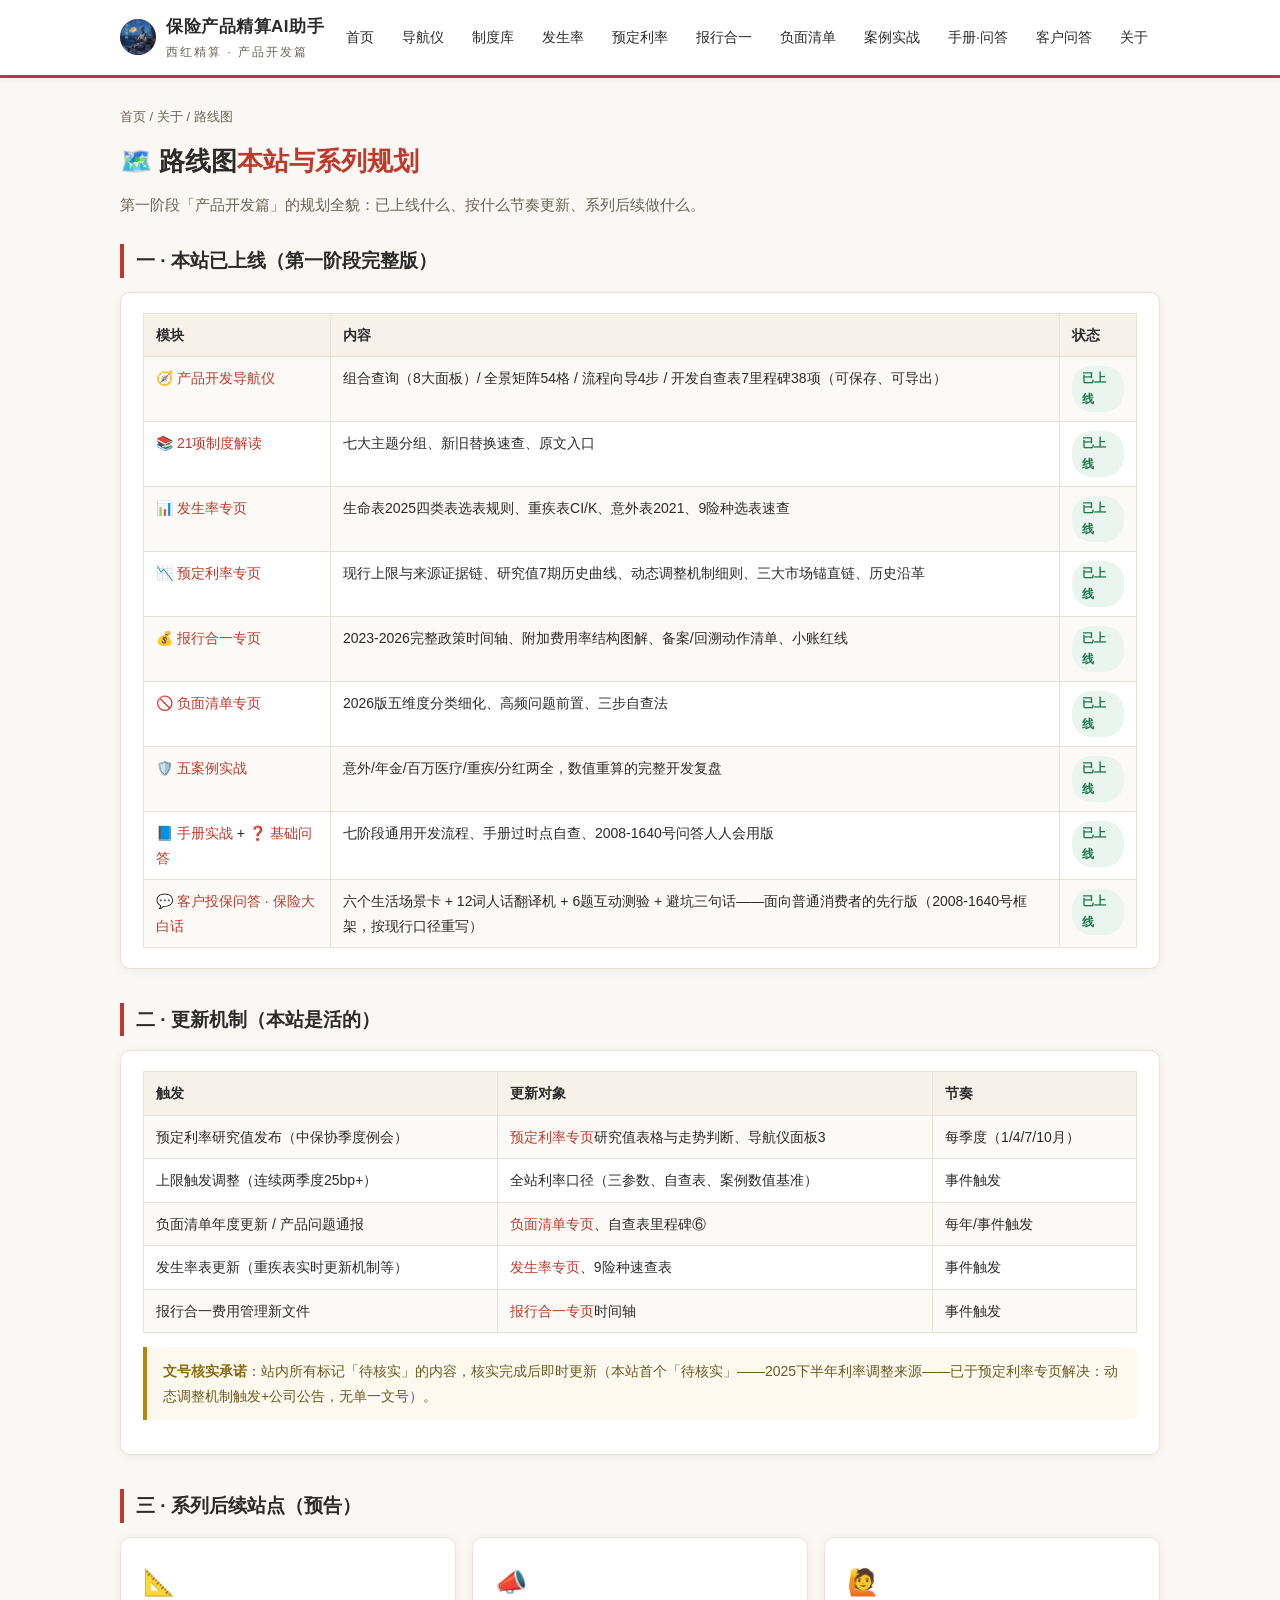
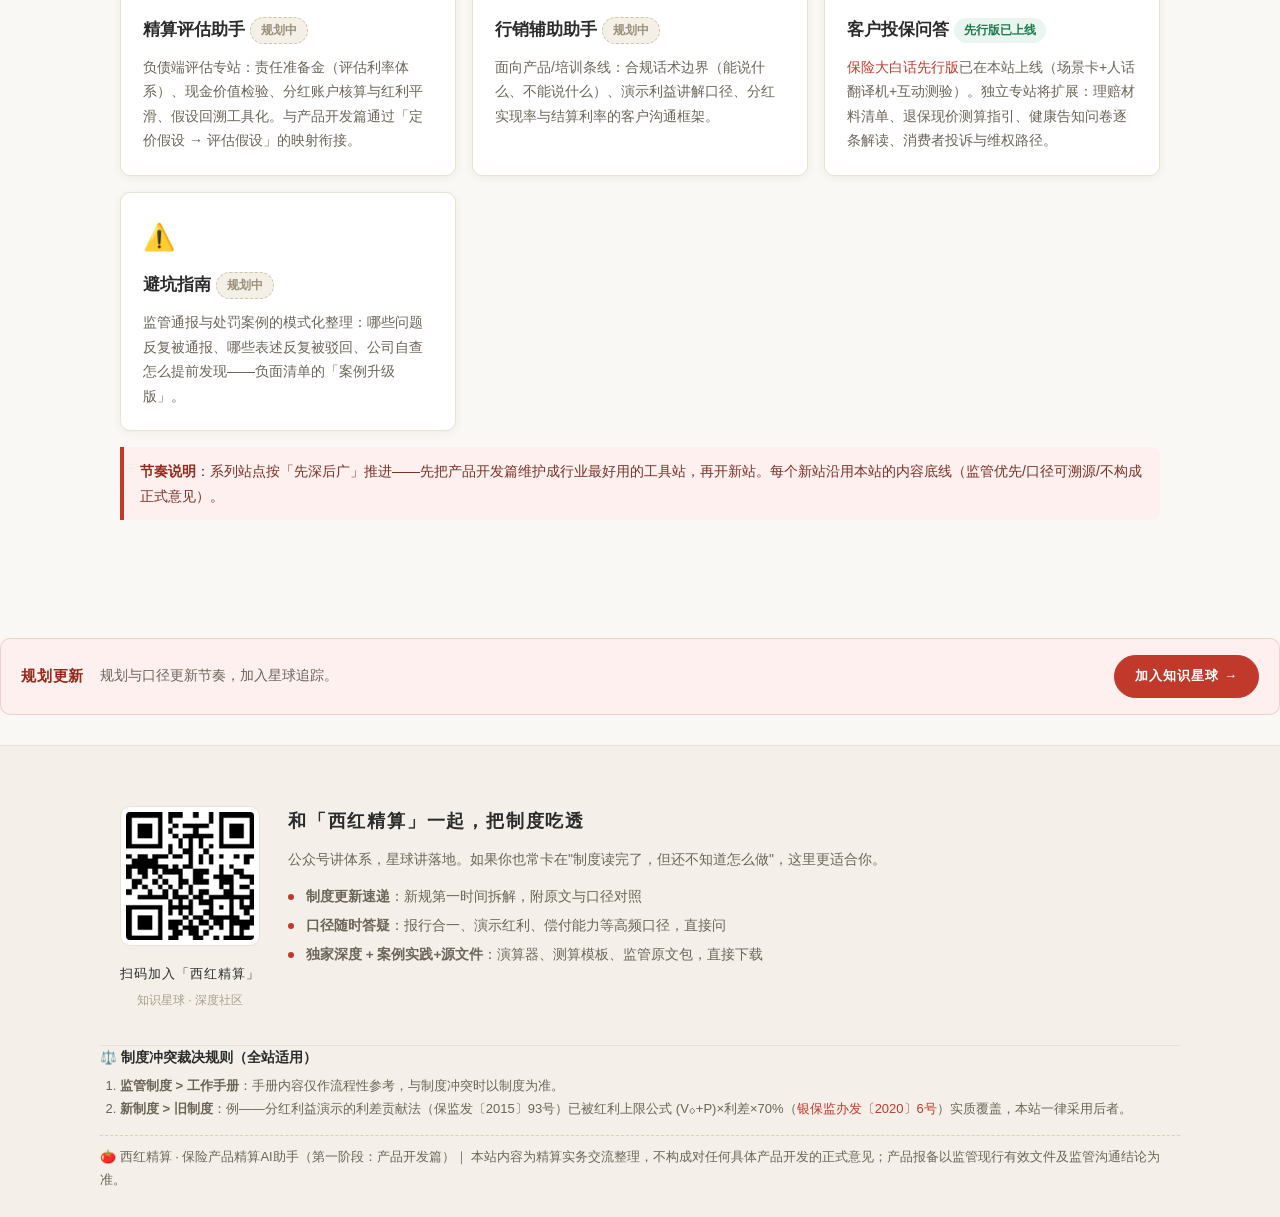
<file: roadmap.html>
<!DOCTYPE html>
<html lang="zh-CN">
<head>
<meta charset="UTF-8">
<meta name="viewport" content="width=device-width, initial-scale=1.0">
<title>路线图 · 西红精算系列规划 · 保险产品精算AI助手</title>
<meta name="description" content="保险产品精算AI助手（产品开发篇）建设路线图：已上线内容清单、季度更新机制、后续系列预告（精算评估助手、行销辅助助手、客户投保问答、避坑指南）。">
<link rel="stylesheet" href="css/style.css">
</head>
<body>

<header class="topbar">
  <div class="topbar-inner">
    <div class="brand">
      <div class="logo"><img src="assets/img/xihong-hero.jpg" alt="西红精算"></div>
      <div><span class="name">保险产品精算AI助手</span><span class="sub">西红精算 · 产品开发篇</span></div>
    </div>
    <nav class="nav-links">
      <a href="index.html">首页</a>
      <a href="navigator.html">导航仪</a>
      <a href="regulations.html">制度库</a>
      <a href="occurrence.html">发生率</a>
      <a href="pricing-rate.html">预定利率</a>
      <a href="baoxing.html">报行合一</a>
      <a href="negative-list.html">负面清单</a>
      <a href="cases.html">案例实战</a>
      <a href="handbook.html">手册·问答</a>
      <a href="family.html">客户问答</a>
      <a href="about.html">关于</a>
    </nav>
  </div>
</header>

<div class="container">

  <div class="page-head">
    <div class="crumbs"><a href="index.html">首页</a> / <a href="about.html">关于</a> / 路线图</div>
    <h1>🗺️ 路线图<span class="mark">本站与系列规划</span></h1>
    <p class="lede">第一阶段「产品开发篇」的规划全貌：已上线什么、按什么节奏更新、系列后续做什么。</p>
  </div>

  <section>
    <h2 class="section-title">一 · 本站已上线（第一阶段完整版）</h2>
    <div class="card">
      <table class="tbl">
        <tr><th>模块</th><th>内容</th><th>状态</th></tr>
        <tr><td><a href="navigator.html">🧭 产品开发导航仪</a></td><td>组合查询（8大面板）/ 全景矩阵54格 / 流程向导4步 / 开发自查表7里程碑38项（可保存、可导出）</td><td><span class="badge b-green">已上线</span></td></tr>
        <tr><td><a href="regulations.html">📚 21项制度解读</a></td><td>七大主题分组、新旧替换速查、原文入口</td><td><span class="badge b-green">已上线</span></td></tr>
        <tr><td><a href="occurrence.html">📊 发生率专页</a></td><td>生命表2025四类表选表规则、重疾表CI/K、意外表2021、9险种选表速查</td><td><span class="badge b-green">已上线</span></td></tr>
        <tr><td><a href="pricing-rate.html">📉 预定利率专页</a></td><td>现行上限与来源证据链、研究值7期历史曲线、动态调整机制细则、三大市场锚直链、历史沿革</td><td><span class="badge b-green">已上线</span></td></tr>
        <tr><td><a href="baoxing.html">💰 报行合一专页</a></td><td>2023-2026完整政策时间轴、附加费用率结构图解、备案/回溯动作清单、小账红线</td><td><span class="badge b-green">已上线</span></td></tr>
        <tr><td><a href="negative-list.html">🚫 负面清单专页</a></td><td>2026版五维度分类细化、高频问题前置、三步自查法</td><td><span class="badge b-green">已上线</span></td></tr>
        <tr><td><a href="cases.html">🛡️ 五案例实战</a></td><td>意外/年金/百万医疗/重疾/分红两全，数值重算的完整开发复盘</td><td><span class="badge b-green">已上线</span></td></tr>
        <tr><td><a href="handbook.html">📘 手册实战</a> + <a href="qna.html">❓ 基础问答</a></td><td>七阶段通用开发流程、手册过时点自查、2008-1640号问答人人会用版</td><td><span class="badge b-green">已上线</span></td></tr>
        <tr><td><a href="family.html">💬 客户投保问答 · 保险大白话</a></td><td>六个生活场景卡 + 12词人话翻译机 + 6题互动测验 + 避坑三句话——面向普通消费者的先行版（2008-1640号框架，按现行口径重写）</td><td><span class="badge b-green">已上线</span></td></tr>
      </table>
    </div>
  </section>

  <section>
    <h2 class="section-title">二 · 更新机制（本站是活的）</h2>
    <div class="card">
      <table class="tbl">
        <tr><th>触发</th><th>更新对象</th><th>节奏</th></tr>
        <tr><td>预定利率研究值发布（中保协季度例会）</td><td><a href="pricing-rate.html">预定利率专页</a>研究值表格与走势判断、导航仪面板3</td><td>每季度（1/4/7/10月）</td></tr>
        <tr><td>上限触发调整（连续两季度25bp+）</td><td>全站利率口径（三参数、自查表、案例数值基准）</td><td>事件触发</td></tr>
        <tr><td>负面清单年度更新 / 产品问题通报</td><td><a href="negative-list.html">负面清单专页</a>、自查表里程碑⑥</td><td>每年/事件触发</td></tr>
        <tr><td>发生率表更新（重疾表实时更新机制等）</td><td><a href="occurrence.html">发生率专页</a>、9险种速查表</td><td>事件触发</td></tr>
        <tr><td>报行合一费用管理新文件</td><td><a href="baoxing.html">报行合一专页</a>时间轴</td><td>事件触发</td></tr>
      </table>
      <div class="note" style="margin-top:14px"><b>文号核实承诺</b>：站内所有标记「待核实」的内容，核实完成后即时更新（本站首个「待核实」——2025下半年利率调整来源——已于预定利率专页解决：动态调整机制触发+公司公告，无单一文号）。</div>
    </div>
  </section>

  <section>
    <h2 class="section-title">三 · 系列后续站点（预告）</h2>
    <div class="grid grid-2">
      <div class="hall">
        <div class="hall-icon">📐</div>
        <h3>精算评估助手 <span class="badge b-todo">规划中</span></h3>
        <p>负债端评估专站：责任准备金（评估利率体系）、现金价值检验、分红账户核算与红利平滑、假设回溯工具化。与产品开发篇通过「定价假设 → 评估假设」的映射衔接。</p>
      </div>
      <div class="hall">
        <div class="hall-icon">📣</div>
        <h3>行销辅助助手 <span class="badge b-todo">规划中</span></h3>
        <p>面向产品/培训条线：合规话术边界（能说什么、不能说什么）、演示利益讲解口径、分红实现率与结算利率的客户沟通框架。</p>
      </div>
      <div class="hall">
        <div class="hall-icon">🙋</div>
        <h3>客户投保问答 <span class="badge b-green">先行版已上线</span></h3>
        <p><a href="family.html">保险大白话先行版</a>已在本站上线（场景卡+人话翻译机+互动测验）。独立专站将扩展：理赔材料清单、退保现价测算指引、健康告知问卷逐条解读、消费者投诉与维权路径。</p>
      </div>
      <div class="hall">
        <div class="hall-icon">⚠️</div>
        <h3>避坑指南 <span class="badge b-todo">规划中</span></h3>
        <p>监管通报与处罚案例的模式化整理：哪些问题反复被通报、哪些表述反复被驳回、公司自查怎么提前发现——负面清单的「案例升级版」。</p>
      </div>
    </div>
    <div class="note rule" style="margin-top:16px"><b>节奏说明</b>：系列站点按「先深后广」推进——先把产品开发篇维护成行业最好用的工具站，再开新站。每个新站沿用本站的内容底线（监管优先/口径可溯源/不构成正式意见）。</div>
  </section>

</div>

  <div class="zsxq-banner">
    <div class="b-title">规划更新</div>
    <div class="b-desc">规划与口径更新节奏，加入星球追踪。</div>
    <div class="b-btn"><a class="zsxq-btn" href="https://t.zsxq.com/uk9Vu" target="_blank" rel="noopener">加入知识星球 →</a></div>
  </div>

<footer class="site-footer">
  <div class="zsxq-footer-inner">
    <div class="zsxq-box">
      <div class="zsxq-qr">
        <img src="assets/img/qrcode-zsxq.png" alt="西红精算知识星球二维码">
        <div class="qr-label">扫码加入「西红精算」</div>
        <div class="qr-tip">知识星球 · 深度社区</div>
      </div>
      <div class="zsxq-main">
        <h3>和「西红精算」一起，把制度吃透</h3>
        <p>公众号讲体系，星球讲落地。如果你也常卡在"制度读完了，但还不知道怎么做"，这里更适合你。</p>
        <ul class="zsxq-list">
          <li><b>制度更新速递</b>：新规第一时间拆解，附原文与口径对照</li>
          <li><b>口径随时答疑</b>：报行合一、演示红利、偿付能力等高频口径，直接问</li>
          <li><b>独家深度 + 案例实践+源文件</b>：演算器、测算模板、监管原文包，直接下载</li>
        </ul>
      </div>
    </div>
  </div>
  <div class="footer-inner">
    <h4>⚖️ 制度冲突裁决规则（全站适用）</h4>
    <ol>
      <li><b>监管制度 > 工作手册</b>：手册内容仅作流程性参考，与制度冲突时以制度为准。</li>
      <li><b>新制度 > 旧制度</b>：例——分红利益演示的利差贡献法（保监发〔2015〕93号）已被红利上限公式 (V₀+P)×利差×70%（<a href="regulations.html#reg-6hao">银保监办发〔2020〕6号</a>）实质覆盖，本站一律采用后者。</li>
    </ol>
    <div class="disc">🍅 西红精算 · 保险产品精算AI助手（第一阶段：产品开发篇）｜ 本站内容为精算实务交流整理，不构成对任何具体产品开发的正式意见；产品报备以监管现行有效文件及监管沟通结论为准。</div>
  </div>
</footer>

</body>
</html>
</file>
<file: css/style.css>
/* ============================================================
   保险产品精算AI助手 · 产品开发篇
   西红精算 🍅 — 共享样式
   ============================================================ */
:root {
  --tomato: #c0392b;
  --tomato-deep: #96281b;
  --tomato-soft: #fdf0ee;
  --ink: #2b2b2b;
  --ink-soft: #6b6459;
  --paper: #faf8f4;
  --card: #ffffff;
  --border: #e8e1d6;
  --gold: #b8860b;
  --green: #1e7a4c;
  --green-soft: #eaf5ef;
  --amber: #9a6b00;
  --amber-soft: #fdf6e4;
  --red-soft: #fdeceb;
  --blue: #2c5f8a;
  --blue-soft: #edf3f8;
  --radius: 10px;
  --shadow: 0 2px 10px rgba(60, 45, 30, 0.06);
  --maxw: 1080px;
}
* { margin: 0; padding: 0; box-sizing: border-box; }
html { scroll-behavior: smooth; }
body {
  font-family: "PingFang SC", "Microsoft YaHei", "Noto Sans SC", "Hiragino Sans GB", sans-serif;
  background: var(--paper);
  color: var(--ink);
  line-height: 1.75;
  font-size: 15.5px;
}
a { color: var(--tomato); text-decoration: none; }
a:hover { text-decoration: underline; }

/* ---------- 顶部导航 ---------- */
.topbar {
  position: sticky; top: 0; z-index: 100;
  background: #fff;
  border-bottom: 3px solid var(--tomato);
  box-shadow: 0 1px 6px rgba(0,0,0,.05);
}
#dividend-cap { scroll-margin-top: 72px; }
.topbar-inner {
  max-width: var(--maxw); margin: 0 auto;
  display: flex; align-items: center; justify-content: space-between;
  padding: 12px 20px; flex-wrap: wrap; gap: 8px;
}
.brand { display: flex; align-items: center; gap: 10px; font-weight: 700; }
.brand .logo {
  width: 36px; height: 36px; border-radius: 50%;
  background: var(--tomato); color: #fff;
  display: flex; align-items: center; justify-content: center;
  font-size: 19px; overflow: hidden; flex: none;
}
.brand .logo img { width: 100%; height: 100%; object-fit: cover; border-radius: 50%; display: block; }
.brand .name { font-size: 17px; letter-spacing: .5px; }
.brand .sub { font-size: 12px; color: var(--ink-soft); font-weight: 400; display: block; letter-spacing: 2px; }
.nav-links { display: flex; gap: 4px; flex-wrap: wrap; }
.nav-links a {
  padding: 6px 12px; border-radius: 6px; font-size: 14px; color: var(--ink);
}
.nav-links a:hover { background: var(--tomato-soft); text-decoration: none; color: var(--tomato); }
.nav-links a.active { background: var(--tomato); color: #fff; }
.nav-links a.disabled { color: #b9b2a6; cursor: not-allowed; }

/* ---------- 版式 ---------- */
.container { max-width: var(--maxw); margin: 0 auto; padding: 28px 20px 60px; }
.page-head { margin-bottom: 26px; }
.page-head h1 { font-size: 26px; margin-bottom: 8px; }
.page-head h1 .mark { color: var(--tomato); }
.page-head .lede { color: var(--ink-soft); font-size: 15px; max-width: 820px; }
.crumbs { font-size: 13px; color: var(--ink-soft); margin-bottom: 10px; }
.crumbs a { color: var(--ink-soft); }

section { margin-bottom: 34px; }
h2.section-title {
  font-size: 19px; margin-bottom: 14px;
  padding-left: 12px; border-left: 4px solid var(--tomato);
}
h3 { font-size: 16.5px; margin: 18px 0 8px; }

/* ---------- 卡片 ---------- */
.card {
  background: var(--card); border: 1px solid var(--border);
  border-radius: var(--radius); padding: 20px 22px; box-shadow: var(--shadow);
}
.grid { display: grid; gap: 16px; }
.grid-2 { grid-template-columns: repeat(auto-fit, minmax(300px, 1fr)); }
.grid-3 { grid-template-columns: repeat(auto-fit, minmax(240px, 1fr)); }

/* ---------- 徽章 / 标签 ---------- */
.badge {
  display: inline-block; font-size: 12px; padding: 2px 10px;
  border-radius: 20px; font-weight: 600; vertical-align: middle;
}
.b-red { background: var(--red-soft); color: var(--tomato); }
.b-green { background: var(--green-soft); color: var(--green); }
.b-amber { background: var(--amber-soft); color: var(--amber); }
.b-blue { background: var(--blue-soft); color: var(--blue); }
.b-gray { background: #f0ece5; color: var(--ink-soft); }
.b-todo { background: #f4f0e8; color: #9a8f7a; border: 1px dashed #cfc4ac; }

.doc-no { font-weight: 700; color: var(--tomato-deep); font-size: 14px; }

/* ---------- 表格 ---------- */
table.tbl { width: 100%; border-collapse: collapse; font-size: 14px; background: #fff; }
.tbl th, .tbl td { border: 1px solid var(--border); padding: 9px 12px; text-align: left; vertical-align: top; }
.tbl th { background: #f6f1e9; font-weight: 700; white-space: nowrap; }
.tbl tr:nth-child(even) td { background: #fbfaf7; }

/* ---------- 提示框 ---------- */
.note {
  border-left: 4px solid var(--gold); background: #fdf9ef;
  padding: 12px 16px; border-radius: 0 8px 8px 0; margin: 14px 0;
  font-size: 14px; color: #6d5a20;
}
.note b { color: #8a6d0b; }
.note.rule { border-color: var(--tomato); background: var(--tomato-soft); color: #7a3025; }
.note.rule b { color: var(--tomato-deep); }

/* ---------- 状态横幅（导航仪） ---------- */
.banner { border-radius: var(--radius); padding: 18px 22px; margin: 20px 0; }
.banner h3 { margin: 0 0 6px; font-size: 17px; }
.banner.ok { background: var(--green-soft); border: 1px solid #bfe0cd; }
.banner.ok h3 { color: var(--green); }
.banner.warn { background: var(--amber-soft); border: 1px solid #ecd9a0; }
.banner.warn h3 { color: var(--amber); }
.banner.block { background: var(--red-soft); border: 1px solid #f0c4bf; }
.banner.block h3 { color: var(--tomato); }
.banner ul { margin: 6px 0 0 20px; font-size: 14.5px; }

/* ---------- 选择器区 ---------- */
.selector-box {
  background: var(--card); border: 1px solid var(--border); border-radius: var(--radius);
  padding: 24px; box-shadow: var(--shadow);
}
.selector-grid { display: grid; grid-template-columns: repeat(auto-fit, minmax(200px, 1fr)); gap: 16px; }
.selector-grid label { display: block; font-size: 13px; font-weight: 700; color: var(--ink-soft); margin-bottom: 6px; letter-spacing: 1px; }
.selector-grid select {
  width: 100%; padding: 10px 12px; font-size: 15px; font-family: inherit;
  border: 1.5px solid var(--border); border-radius: 8px; background: #fff;
  color: var(--ink); cursor: pointer;
}
.selector-grid select:focus { outline: none; border-color: var(--tomato); }
.combo-now {
  margin-top: 16px; padding: 10px 14px; background: #f8f5ef;
  border-radius: 8px; font-size: 14px; color: var(--ink-soft);
}
.combo-now b { color: var(--ink); }

/* ---------- 视图切换标签 ---------- */
.view-tabs { display: flex; gap: 8px; margin-bottom: 18px; flex-wrap: wrap; }
.vt {
  font-family: inherit; font-size: 14.5px; padding: 9px 20px; border-radius: 8px;
  border: 1.5px solid var(--border); background: #fff; color: var(--ink-soft);
  cursor: pointer; font-weight: 600; transition: all .15s;
}
.vt:hover { border-color: var(--tomato); color: var(--tomato); }
.vt.active { background: var(--tomato); color: #fff; border-color: var(--tomato); }

/* ---------- 全景矩阵 ---------- */
.matrix-wrap { background: var(--card); border: 1px solid var(--border); border-radius: var(--radius); padding: 22px; box-shadow: var(--shadow); }
.matrix-legend { display: flex; gap: 16px; flex-wrap: wrap; margin-bottom: 16px; font-size: 13px; color: var(--ink-soft); }
.matrix-legend span { display: inline-flex; align-items: center; gap: 6px; }
.lg { width: 14px; height: 14px; border-radius: 4px; display: inline-block; }
.lg.ok { background: var(--green); }
.lg.warn { background: var(--amber); }
.lg.block { background: var(--tomato); }
table.matrix { border-collapse: collapse; width: 100%; font-size: 13px; }
table.matrix th, table.matrix td { border: 1px solid var(--border); text-align: center; padding: 0; }
table.matrix th { background: #f6f1e9; font-weight: 700; padding: 8px 4px; }
table.matrix th.rowh, table.matrix td.rowh { background: #f6f1e9; font-weight: 700; text-align: left; padding: 8px 10px; white-space: nowrap; }
table.matrix td .cell {
  display: block; padding: 11px 4px; cursor: pointer; font-weight: 600; font-size: 12.5px;
  color: #fff; line-height: 1.3; transition: transform .1s; user-select: none; letter-spacing: .5px;
}
table.matrix td .cell:hover { transform: scale(1.06); outline: 2px solid var(--ink); position: relative; z-index: 1; }
.cell.ok { background: var(--green); }
.cell.warn { background: var(--amber); }
.cell.block { background: var(--tomato); }
.matrix-tip { font-size: 12.5px; color: var(--ink-soft); margin-top: 14px; line-height: 1.7; }

/* ---------- 流程向导 ---------- */
.wiz-wrap { background: var(--card); border: 1px solid var(--border); border-radius: var(--radius); padding: 24px; box-shadow: var(--shadow); }
.wiz-steps { display: flex; gap: 0; margin-bottom: 22px; flex-wrap: wrap; }
.wiz-step {
  flex: 1; min-width: 130px; text-align: center; padding: 10px 6px;
  border-bottom: 3px solid var(--border); font-size: 13.5px; color: #b9b2a6;
  font-weight: 600; position: relative; transition: all .2s;
}
.wiz-step .ws-num {
  display: inline-flex; width: 24px; height: 24px; border-radius: 50%;
  background: #ece7dd; color: #9a9184; align-items: center; justify-content: center;
  font-size: 12.5px; margin-right: 6px; font-weight: 700;
}
.wiz-step.done { color: var(--green); border-bottom-color: var(--green); cursor: pointer; }
.wiz-step.done .ws-num { background: var(--green); color: #fff; }
.wiz-step.cur { color: var(--tomato); border-bottom-color: var(--tomato); }
.wiz-step.cur .ws-num { background: var(--tomato); color: #fff; }

.wiz-q { font-size: 17px; font-weight: 700; margin-bottom: 4px; }
.wiz-qsub { font-size: 13.5px; color: var(--ink-soft); margin-bottom: 16px; }
.opt-grid { display: grid; grid-template-columns: repeat(auto-fill, minmax(230px, 1fr)); gap: 12px; }
.opt-card {
  border: 1.5px solid var(--border); border-radius: 10px; padding: 13px 15px;
  cursor: pointer; background: #fff; transition: all .13s; display: flex; gap: 10px; align-items: flex-start;
}
.opt-card:hover { border-color: var(--tomato); background: var(--tomato-soft); }
.opt-card.sel { border-color: var(--tomato); background: var(--tomato-soft); outline: 2px solid var(--tomato); }
.opt-card .oc-ico { font-size: 21px; line-height: 1.3; flex: none; }
.opt-card .oc-t { font-weight: 700; font-size: 14.5px; line-height: 1.45; }
.opt-card .oc-d { font-size: 12.5px; color: var(--ink-soft); line-height: 1.5; margin-top: 2px; }

.wiz-funnel {
  display: flex; align-items: center; gap: 10px; flex-wrap: wrap;
  background: #f8f5ef; border-radius: 8px; padding: 10px 16px; margin: 18px 0 0;
  font-size: 13.5px; color: var(--ink-soft);
}
.wiz-funnel .f-stage { display: inline-flex; align-items: center; gap: 5px; }
.wiz-funnel .f-n { font-weight: 800; color: var(--ink); font-size: 15px; }
.wiz-funnel .f-arrow { color: #c9c1b3; }
.wiz-funnel .f-stage.dim .f-n { color: #b9b2a6; font-weight: 600; }

.wiz-nav { display: flex; justify-content: space-between; margin-top: 20px; gap: 10px; flex-wrap: wrap; }
.wiz-btn {
  font-family: inherit; font-size: 14.5px; padding: 10px 26px; border-radius: 8px;
  border: 1.5px solid var(--border); background: #fff; color: var(--ink-soft);
  cursor: pointer; font-weight: 600;
}
.wiz-btn:hover { border-color: var(--tomato); color: var(--tomato); }
.wiz-btn.primary { background: var(--tomato); color: #fff; border-color: var(--tomato); padding: 10px 40px; }
.wiz-btn.primary:hover { background: var(--tomato-deep); color: #fff; }
.wiz-btn:disabled { opacity: .4; cursor: not-allowed; }

/* 排除清单（每步收窄时展示） */
.wiz-cut { margin-top: 16px; border: 1px dashed #e3b8b2; background: var(--tomato-soft); border-radius: 8px; padding: 12px 16px; }
.wiz-cut .wc-head { font-size: 13.5px; font-weight: 700; color: var(--tomato-deep); cursor: pointer; user-select: none; }
.wiz-cut ul { margin: 8px 0 0 18px; font-size: 13.5px; color: #7a3025; }
.wiz-cut li { margin-bottom: 3px; }

/* 结果页 */
.wiz-result-combo {
  display: flex; align-items: center; gap: 14px; border: 1.5px solid var(--border);
  border-radius: 10px; padding: 13px 18px; background: #fff; cursor: pointer;
  transition: all .13s; margin-bottom: 10px;
}
.wiz-result-combo:hover { border-color: var(--tomato); transform: translateX(3px); }
.wiz-result-combo.good { border-left: 5px solid var(--green); }
.wiz-result-combo.warn { border-left: 5px solid var(--amber); }
.wiz-result-combo .rc-name { font-weight: 700; font-size: 15.5px; flex: 1; }
.wiz-result-combo .rc-why { font-size: 13px; color: var(--ink-soft); max-width: 480px; }
.wiz-result-combo .rc-go { font-size: 13px; color: var(--tomato); font-weight: 700; white-space: nowrap; }

/* ---------- 指导面板（手风琴） ---------- */
.panel-list { display: grid; gap: 12px; margin-top: 8px; }
.panel {
  background: var(--card); border: 1px solid var(--border);
  border-radius: var(--radius); overflow: hidden; box-shadow: var(--shadow);
}
.panel > .panel-head {
  display: flex; align-items: center; gap: 12px;
  padding: 14px 18px; cursor: pointer; user-select: none;
}
.panel-head:hover { background: #fbf9f5; }
.panel-head .num {
  width: 30px; height: 30px; border-radius: 50%; flex: none;
  background: var(--tomato); color: #fff; font-weight: 700;
  display: flex; align-items: center; justify-content: center; font-size: 14px;
}
.panel-head .p-title { font-weight: 700; font-size: 15.5px; flex: 1; }
.panel-head .arrow { color: var(--ink-soft); transition: transform .25s; font-size: 12px; }
.panel.open .panel-head .arrow { transform: rotate(90deg); }
.panel-body { display: none; padding: 4px 22px 20px; border-top: 1px dashed var(--border); }
.panel.open .panel-body { display: block; }
.panel-body h4 {
  font-size: 14.5px; margin: 16px 0 6px; color: var(--tomato-deep);
}
.panel-body ul { padding-left: 20px; font-size: 14.5px; }
.panel-body li { margin-bottom: 5px; }
.panel-body .cite { color: var(--ink-soft); font-size: 13px; }
.panel-body .kv { font-size: 14px; }

/* ---------- 首页大厅 ---------- */
.hall {
  background: var(--card); border: 1px solid var(--border); border-radius: var(--radius);
  padding: 22px; box-shadow: var(--shadow); display: flex; flex-direction: column; gap: 10px;
  position: relative; transition: transform .15s;
}
.hall:hover { transform: translateY(-2px); }
.hall .hall-icon { font-size: 26px; }
.hall h3 { margin: 0; font-size: 17px; }
.hall p { font-size: 14px; color: var(--ink-soft); margin: 0; flex: 1; }
.hall .hall-links { display: flex; flex-wrap: wrap; gap: 8px; }
.hall .hall-links a, .hall .hall-links span.fake {
  font-size: 13px; padding: 4px 12px; border-radius: 18px;
  background: var(--tomato-soft); color: var(--tomato-deep);
}
.hall .hall-links a:hover { background: var(--tomato); color: #fff; text-decoration: none; }
.hall .hall-links span.fake { background: #f1ede5; color: #a89e8b; }

.hero {
  background: linear-gradient(135deg, #96281b 0%, #c0392b 55%, #d35445 100%);
  color: #fff; border-radius: 14px; padding: 40px 36px; margin-bottom: 30px;
  position: relative; overflow: hidden;
}
.hero::after {
  content: "🍅"; position: absolute; right: 28px; bottom: -18px;
  font-size: 130px; opacity: .16;
}
.hero h1 { font-size: 28px; margin-bottom: 10px; }
.hero p { max-width: 640px; font-size: 15px; opacity: .92; }
.hero .hero-badges { margin-top: 16px; display: flex; flex-wrap: wrap; gap: 8px; }
.hero .hero-badges span {
  background: rgba(255,255,255,.16); border: 1px solid rgba(255,255,255,.3);
  padding: 3px 12px; border-radius: 20px; font-size: 12.5px;
}

/* ---------- 制度卡片 ---------- */
.reg-card {
  background: var(--card); border: 1px solid var(--border); border-radius: var(--radius);
  padding: 18px 20px; box-shadow: var(--shadow); border-top: 3px solid var(--tomato);
}
.reg-card .reg-title { font-weight: 700; font-size: 15px; margin: 4px 0 8px; line-height: 1.5; }
.reg-card .reg-meta { font-size: 13px; color: var(--ink-soft); margin-bottom: 10px; display: flex; flex-wrap: wrap; gap: 10px; }
.reg-card .reg-points { font-size: 14px; }
.reg-card .reg-points li { margin-bottom: 4px; }
.reg-card .reg-links { margin-top: 10px; font-size: 13.5px; }
.replaced { border-top-color: #b9b2a6; opacity: .82; }
.replaced .doc-no { color: #8d8578; }

/* ---------- 页脚 ---------- */
.site-footer {
  border-top: 1px solid var(--border); background: #f4f0e9;
  padding: 26px 20px; margin-top: 30px;
}
.footer-inner { max-width: var(--maxw); margin: 0 auto; font-size: 13px; color: var(--ink-soft); }
.footer-inner h4 { color: var(--ink); font-size: 13.5px; margin-bottom: 6px; }
.footer-inner ol { padding-left: 20px; }
.footer-inner .disc { margin-top: 14px; padding-top: 10px; border-top: 1px dashed #d8d0c0; }

/* ---------- 里程碑检查清单 ---------- */
.cl-wrap { background: var(--card); border: 1px solid var(--border); border-radius: var(--radius); padding: 22px 24px; box-shadow: var(--shadow); }
.cl-head { display: flex; gap: 12px; flex-wrap: wrap; align-items: center; margin-bottom: 16px; }
.cl-head input {
  flex: 1; min-width: 260px; font-family: inherit; font-size: 15px; padding: 10px 14px;
  border: 1.5px solid var(--border); border-radius: 8px; background: #fff; color: var(--ink);
}
.cl-head input:focus { outline: none; border-color: var(--tomato); }
.cl-btn {
  font-family: inherit; font-size: 13.5px; padding: 10px 18px; border-radius: 8px; cursor: pointer;
  border: 1.5px solid var(--border); background: #fff; color: var(--ink-soft); font-weight: 600; white-space: nowrap;
}
.cl-btn:hover { border-color: var(--tomato); color: var(--tomato); }
.cl-btn.primary { background: var(--tomato); color: #fff; border-color: var(--tomato); }
.cl-btn.primary:hover { background: var(--tomato-deep); color: #fff; }
.cl-btn.danger:hover { border-color: #a93226; color: #a93226; }

.cl-progress { background: #f8f5ef; border-radius: 10px; padding: 14px 18px; margin-bottom: 20px; }
.cl-progress .cl-ptop { display: flex; justify-content: space-between; align-items: baseline; flex-wrap: wrap; gap: 6px; margin-bottom: 8px; font-size: 14px; }
.cl-progress .cl-ptop b { font-size: 22px; color: var(--tomato); }
.cl-bar { height: 10px; background: #e9e3d6; border-radius: 6px; overflow: hidden; }
.cl-bar i { display: block; height: 100%; background: linear-gradient(90deg, #c0392b, #d35445); border-radius: 6px; transition: width .25s; }

.cl-ms { border: 1px solid var(--border); border-radius: 10px; margin-bottom: 16px; background: #fff; overflow: hidden; }
.cl-ms.done { border-color: #b7d4b0; }
.cl-ms-head {
  display: flex; align-items: center; gap: 10px; padding: 13px 18px;
  background: #f6f1e9; cursor: pointer; user-select: none;
}
.cl-ms.done .cl-ms-head { background: #eef4ea; }
.cl-ms-head .cl-ms-title { font-weight: 700; font-size: 15.5px; flex: 1; }
.cl-ms-head .cl-ms-count { font-size: 13px; color: var(--ink-soft); white-space: nowrap; }
.cl-ms-head .cl-ms-count b { color: var(--green); font-size: 15px; }
.cl-ms-body { padding: 8px 18px 14px; }
.cl-ms-body.hidden { display: none; }

.cl-item {
  display: flex; gap: 12px; padding: 11px 6px; border-bottom: 1px dashed #e7e0d2; align-items: flex-start;
}
.cl-item:last-child { border-bottom: none; }
.cl-item input[type="checkbox"] {
  width: 19px; height: 19px; margin-top: 3px; accent-color: var(--tomato);
  cursor: pointer; flex: none;
}
.cl-item .cl-itext { flex: 1; }
.cl-item .cl-it { font-size: 14.5px; line-height: 1.55; font-weight: 600; cursor: pointer; }
.cl-item.checked .cl-it { color: #a89e8b; text-decoration: line-through; }
.cl-item .cl-ib { font-size: 12.5px; color: var(--ink-soft); margin-top: 3px; line-height: 1.5; }
.cl-item .cl-ib .cl-doc { color: #8a6d3b; }
.cl-item .cl-pit { font-size: 12.5px; color: #a93226; margin-top: 2px; line-height: 1.5; }
.cl-item .cl-pit::before { content: "⚠ 驳回高发点："; font-weight: 700; }

@media print {
  .topbar, .view-tabs, .site-footer, .cl-head, .cl-btn, .cl-ms-body.hidden { display: none !important; }
  .cl-ms-head { cursor: default; }
  body { background: #fff; }
  .container { max-width: 100%; }
}

/* ---------- 时间轴（报行合一 / 利率沿革） ---------- */
.timeline { position: relative; padding-left: 26px; }
.timeline::before {
  content: ""; position: absolute; left: 7px; top: 6px; bottom: 6px;
  width: 2px; background: #e0d5c2; border-radius: 2px;
}
.tl-item { position: relative; padding: 0 0 18px 14px; }
.tl-item:last-child { padding-bottom: 2px; }
.tl-item::before {
  content: ""; position: absolute; left: -26px; top: 6px;
  width: 12px; height: 12px; border-radius: 50%;
  background: var(--tomato); border: 2.5px solid #fff;
  box-shadow: 0 0 0 2px var(--tomato);
}
.tl-item.tl-gray::before { background: #b9b2a6; box-shadow: 0 0 0 2px #b9b2a6; }
.tl-date { font-size: 12.5px; font-weight: 700; color: var(--tomato-deep); letter-spacing: .5px; }
.tl-title { font-weight: 700; font-size: 15px; margin: 2px 0 4px; line-height: 1.5; }
.tl-body { font-size: 14px; color: var(--ink-soft); line-height: 1.7; }
.tl-body b { color: var(--ink); }

/* ---------- 柱状图（研究值历史） ---------- */
.rate-chart {
  display: flex; align-items: flex-end; gap: 10px; height: 220px;
  padding: 18px 16px 0; background: #fff; border-radius: 10px;
  border: 1px solid var(--border); margin-top: 14px;
}
.rc-col { flex: 1; display: flex; flex-direction: column; align-items: center; justify-content: flex-end; height: 100%; min-width: 0; }
.rc-col .rc-val { font-size: 13px; font-weight: 800; color: var(--tomato-deep); margin-bottom: 4px; }
.rc-col .rc-bar {
  width: 70%; max-width: 46px; border-radius: 5px 5px 0 0;
  background: linear-gradient(180deg, #d35445, #c0392b); min-height: 3px;
}
.rc-col.hit .rc-bar { background: linear-gradient(180deg, #e8b93c, #b8860b); }
.rc-col .rc-lab { font-size: 11px; color: var(--ink-soft); margin-top: 6px; text-align: center; line-height: 1.35; }
.rc-col .rc-lab b { display: block; font-size: 11.5px; color: var(--ink); }

/* ---------- 问答折叠 ---------- */
details.qna {
  background: var(--card); border: 1px solid var(--border); border-radius: 10px;
  margin-bottom: 10px; overflow: hidden; box-shadow: var(--shadow);
}
details.qna summary {
  cursor: pointer; user-select: none; padding: 13px 18px;
  font-weight: 700; font-size: 14.5px; list-style: none; position: relative;
  padding-right: 40px; line-height: 1.55;
}
details.qna summary::-webkit-details-marker { display: none; }
details.qna summary::after {
  content: "＋"; position: absolute; right: 16px; top: 50%; transform: translateY(-50%);
  color: var(--tomato); font-weight: 800; font-size: 16px;
}
details.qna[open] summary::after { content: "－"; }
details.qna summary:hover { background: #fbf9f5; }
details.qna .qna-a { padding: 2px 18px 14px; font-size: 14px; color: var(--ink-soft); border-top: 1px dashed var(--border); }
details.qna .qna-a b { color: var(--ink); }
details.qna .qna-a .upd { display: block; margin-top: 8px; font-size: 12.5px; color: var(--amber); }

/* ---------- 案例卡 ---------- */
.case-card {
  background: var(--card); border: 1px solid var(--border); border-radius: var(--radius);
  box-shadow: var(--shadow); padding: 22px 24px; margin-bottom: 20px;
  border-top: 4px solid var(--tomato);
}
.case-card h3 { margin: 0 0 4px; font-size: 17.5px; }
.case-card .case-sub { font-size: 13px; color: var(--ink-soft); margin-bottom: 12px; }
.case-card h4 { font-size: 14.5px; color: var(--tomato-deep); margin: 16px 0 6px; }
.case-card ul { padding-left: 20px; font-size: 14px; }
.case-card li { margin-bottom: 4px; }
.case-num { font-family: "SF Mono", Consolas, "Courier New", monospace; font-size: 13.5px; background: #f6f1e9; border-radius: 5px; padding: 1px 6px; }

/* ---------- 流程步骤条（手册页） ---------- */
.flow-line { display: flex; flex-wrap: wrap; gap: 8px; margin: 14px 0; }
.flow-node {
  background: var(--tomato-soft); color: var(--tomato-deep); font-size: 13px; font-weight: 700;
  padding: 6px 14px; border-radius: 18px; display: inline-flex; align-items: center; gap: 6px;
}
.flow-node .fn { background: var(--tomato); color: #fff; width: 19px; height: 19px; border-radius: 50%; display: inline-flex; align-items: center; justify-content: center; font-size: 11.5px; }
.flow-arrow { color: #c9c1b3; align-self: center; font-weight: 800; }

@media (max-width: 640px) {
  .topbar-inner { justify-content: center; }
  .hero { padding: 28px 22px; }
  .panel-body { padding: 4px 14px 16px; }
  .rate-chart { gap: 4px; height: 190px; padding: 14px 6px 0; }
  .rc-col .rc-lab { font-size: 10px; }
  .timeline { padding-left: 20px; }
}

/* ---------- 客户投保问答 · 保险大白话（family） ---------- */
.fam-how .how-row { display: grid; grid-template-columns: repeat(3, 1fr); gap: 12px; margin-top: 12px; }
.how-step {
  background: #fff; border: 1px solid var(--border); border-radius: 10px;
  padding: 14px 15px; font-size: 13.5px; line-height: 1.75; color: var(--ink-soft);
}
.how-step b { color: var(--tomato-deep); }
.how-num {
  display: inline-flex; width: 22px; height: 22px; border-radius: 50%;
  background: var(--tomato); color: #fff; font-weight: 800; font-size: 13px;
  align-items: center; justify-content: center; margin-right: 7px;
}

.scene-grid { display: grid; grid-template-columns: repeat(3, 1fr); gap: 14px; }
.scene {
  background: var(--card); border: 1px solid var(--border); border-radius: var(--radius);
  box-shadow: var(--shadow); overflow: hidden; transition: border-color .15s;
}
.scene:hover { border-color: var(--tomato); }
.scene-head {
  cursor: pointer; padding: 16px 18px; display: flex; align-items: center; gap: 12px;
  user-select: none; min-height: 78px;
}
.se-emoji { font-size: 32px; line-height: 1; }
.scene-head .se-title { font-weight: 800; font-size: 16px; display: block; }
.scene-head .se-sub { font-size: 12.5px; color: var(--ink-soft); display: block; margin-top: 3px; }
.se-arrow {
  margin-left: auto; color: var(--tomato); font-weight: 800; font-size: 24px;
  transition: transform .2s; line-height: 1;
}
.scene.open .se-arrow { transform: rotate(90deg); }
.scene-body { display: none; padding: 2px 18px 16px; border-top: 1px dashed var(--border); }
.scene.open .scene-body { display: block; }
.scene-q { font-weight: 700; font-size: 14.5px; color: var(--tomato-deep); margin-top: 12px; }
.scene-a { font-size: 14px; color: var(--ink-soft); line-height: 1.85; margin: 3px 0 0; }
.scene-a b { color: var(--ink); }

.term-grid { display: flex; flex-wrap: wrap; gap: 9px; }
.term-chip {
  padding: 9px 18px; border-radius: 20px; border: 1.5px solid var(--border); background: #fff;
  font-size: 14.5px; font-weight: 700; cursor: pointer; transition: all .15s;
  font-family: inherit; color: var(--ink);
}
.term-chip:hover { border-color: var(--tomato); color: var(--tomato-deep); transform: translateY(-1px); }
.term-chip.on { background: var(--tomato); border-color: var(--tomato); color: #fff; }
.trans-panel {
  background: #fff; border: 1px solid var(--border); border-radius: 12px;
  padding: 18px 20px; margin-top: 16px;
}
.trans-head { display: flex; align-items: center; gap: 10px; flex-wrap: wrap; }
.trans-emoji { font-size: 26px; }
.trans-head b { font-size: 19px; }
.trans-alias {
  font-size: 12.5px; font-weight: 700; color: var(--tomato-deep);
  background: var(--tomato-soft); border-radius: 14px; padding: 3px 12px;
}
.trans-say { font-size: 16.5px; line-height: 1.95; margin-top: 10px; color: var(--ink); }
.trans-eg {
  font-size: 13.5px; color: var(--ink-soft); background: #f6f1e9; border-radius: 8px;
  padding: 10px 14px; margin-top: 12px; line-height: 1.75;
}

.quiz-box {
  background: var(--card); border: 1px solid var(--border); border-radius: var(--radius);
  box-shadow: var(--shadow); padding: 26px 28px;
}
.qz-progress { display: flex; align-items: center; gap: 12px; margin-bottom: 16px; }
.qz-step { font-size: 13px; font-weight: 800; color: var(--tomato-deep); white-space: nowrap; }
.qz-bar { flex: 1; height: 8px; background: #efe8db; border-radius: 4px; overflow: hidden; }
.qz-bar-fill { height: 100%; background: linear-gradient(90deg, #d35445, #c0392b); border-radius: 4px; transition: width .3s; }
.qz-scoretag { font-size: 12.5px; color: var(--ink-soft); white-space: nowrap; }
.qz-q { font-size: 17.5px; font-weight: 800; line-height: 1.65; margin: 4px 0 18px; }
.qz-opts { display: grid; gap: 10px; }
.opt-btn {
  text-align: left; padding: 13px 16px; border-radius: 10px; border: 1.5px solid var(--border);
  background: #fff; font-size: 15px; cursor: pointer; line-height: 1.6; font-family: inherit;
  color: var(--ink); transition: all .15s; display: flex; align-items: flex-start; gap: 10px;
}
.opt-btn:hover { border-color: var(--tomato); transform: translateX(2px); }
.opt-letter {
  flex: none; width: 22px; height: 22px; border-radius: 50%; background: #f0e9dd;
  color: var(--ink-soft); font-weight: 800; font-size: 12.5px; display: inline-flex;
  align-items: center; justify-content: center; margin-top: 2px;
}
.opt-btn.right { background: #e8f5e9; border-color: #4caf50; }
.opt-btn.right .opt-letter { background: #4caf50; color: #fff; }
.opt-btn.wrong { background: #fdecea; border-color: #e57373; }
.opt-btn.wrong .opt-letter { background: #e57373; color: #fff; }
.opt-btn.dim { opacity: .5; }
.qz-why {
  margin-top: 14px; background: #fdf6e3; border: 1px dashed var(--amber); border-radius: 8px;
  padding: 12px 16px; font-size: 14px; line-height: 1.8; color: var(--ink-soft);
}
.qz-why b { color: var(--ink); }
.qz-btn {
  margin-top: 16px; display: inline-block; padding: 11px 30px; border: none; border-radius: 22px;
  background: var(--tomato); color: #fff; font-size: 15px; font-weight: 800; cursor: pointer;
  font-family: inherit; transition: background .15s;
}
.qz-btn:hover { background: var(--tomato-deep); }
.qz-result { text-align: center; padding: 14px 0 8px; }
.qz-result .qz-emoji { font-size: 58px; line-height: 1.2; }
.qz-score { font-size: 36px; font-weight: 800; color: var(--tomato-deep); margin: 6px 0 2px; }
.qz-stars { font-size: 20px; letter-spacing: 4px; color: #e8b93c; margin-bottom: 10px; }
.qz-title { font-size: 20px; font-weight: 800; margin-bottom: 6px; }
.qz-desc { font-size: 14.5px; color: var(--ink-soft); line-height: 1.8; }

.pit-grid { display: grid; grid-template-columns: repeat(3, 1fr); gap: 14px; }
.pit-card {
  background: #fff; border: 1px solid #f0c9c4; border-left: 5px solid var(--tomato);
  border-radius: 10px; padding: 18px 20px;
}
.pit-say { font-size: 16px; font-weight: 800; color: var(--tomato-deep); line-height: 1.55; }
.pit-why { font-size: 13.5px; color: var(--ink-soft); margin-top: 9px; line-height: 1.8; }

@media (max-width: 900px) {
  .scene-grid { grid-template-columns: repeat(2, 1fr); }
  .fam-how .how-row { grid-template-columns: 1fr; }
  .pit-grid { grid-template-columns: 1fr; }
}
@media (max-width: 640px) {
  .scene-grid { grid-template-columns: 1fr; }
  .quiz-box { padding: 20px 16px; }
  .qz-q { font-size: 16px; }
  .trans-say { font-size: 15.5px; }
}

/* ===== 手册全解区（family.html） ===== */
.man-search { display:flex; gap:10px; align-items:center; margin:14px 0 6px; flex-wrap:wrap; }
.man-search input { flex:1; min-width:220px; padding:9px 12px; border:1px solid var(--border); border-radius:8px; font-size:14px; }
.man-search .man-count { font-size:13px; color:var(--ink-soft); white-space:nowrap; }
.man-nav { display:flex; flex-wrap:wrap; gap:8px; margin:8px 0 8px; }
.man-nav a { font-size:13px; padding:5px 12px; border:1px solid var(--border); border-radius:999px; text-decoration:none; color:var(--ink); background:#fff; }
.man-nav a:hover { border-color:var(--tomato); color:var(--tomato); }
.man-group { margin-bottom:6px; }
.man-group h3 { font-size:16px; color:var(--ink); border-left:4px solid var(--tomato); padding-left:10px; margin:22px 0 10px; }
.man-group details.qna { margin-bottom:8px; }
.man-steps { margin:6px 0 2px; padding-left:22px; }
.man-steps li { font-size:13.5px; color:var(--ink-soft); line-height:1.9; }
.man-empty { color:var(--ink-soft); font-size:14px; padding:24px; text-align:center; display:none; }

/* ===== 6号卡片 · 责任准备金覆盖率公式框 ===== */
.cov-box { background:#fff8f2; border:1px solid #f0c9c4; border-radius:10px; padding:16px 18px; margin:14px 0 4px; }
.cov-box h4 { font-size:14.5px; margin:0 0 10px; color:var(--tomato-deep); }
.cov-box .formula { font-size:16px; font-weight:800; color:var(--tomato-deep); background:#fff; border:1px dashed #e0a89a; border-radius:8px; padding:10px 12px; margin:6px 0 10px; text-align:center; letter-spacing:.3px; }
.cov-box p { font-size:13.5px; color:var(--ink-soft); line-height:1.85; margin:4px 0; }
.cov-box p b { color:var(--ink); }
.cov-box .tbl { width:100%; margin:8px 0; }
.cov-box .tbl th { background:#fbe9e3; font-size:12.5px; }
.cov-box .tbl td { font-size:13px; text-align:center; }

/* ===== 覆盖率公式 · 点击触发（新窗口） ===== */
.cov-open { display:flex; align-items:center; gap:14px; background:#fff8f2; border:1px solid #f0c9c4; border-radius:10px; padding:14px 16px; margin:14px 0 4px; text-decoration:none; cursor:pointer; transition:background .15s, border-color .15s, box-shadow .15s; }
.cov-open:hover { background:#ffefe6; border-color:#e0a89a; box-shadow:0 2px 10px rgba(181,61,46,.12); }
.cov-open-ic { font-size:26px; line-height:1; flex:0 0 auto; }
.cov-open-tx { font-size:13.5px; color:var(--ink-soft); line-height:1.7; }
.cov-open-tx b { color:var(--tomato-deep); }
.cov-open-tx i { color:var(--tomato); font-style:normal; }
.cov-back { display:inline-block; margin-right:14px; color:var(--tomato-deep); font-weight:700; text-decoration:none; font-size:14px; }
.cov-back:hover { text-decoration:underline; }
.cov-hint { font-size:12.5px; color:var(--ink-soft); }

/* ===== 知识星球引流 ===== */
.zsxq-footer-inner { max-width:var(--maxw); margin:0 auto; padding:34px 20px; border-bottom:1px solid var(--border); }
.zsxq-box { display:flex; gap:28px; align-items:flex-start; flex-wrap:wrap; }
.zsxq-qr { flex:0 0 140px; text-align:center; }
.zsxq-qr img { width:140px; height:140px; border-radius:10px; border:1px solid var(--border); background:#fff; padding:5px; }
.zsxq-qr .qr-label { font-size:12.5px; color:var(--ink); margin-top:10px; letter-spacing:.08em; }
.zsxq-qr .qr-tip { font-size:12px; color:#a89e8b; margin-top:4px; }
.zsxq-main { flex:1; min-width:260px; }
.zsxq-main h3 { font-size:18px; letter-spacing:.1em; color:var(--ink); margin:0 0 10px; }
.zsxq-main p { font-size:14px; color:var(--ink-soft); line-height:1.85; margin:0 0 12px; }
.zsxq-list { margin:10px 0 14px; padding-left:0; list-style:none; }
.zsxq-list li { font-size:13.5px; color:var(--ink-soft); line-height:1.85; padding-left:18px; position:relative; margin:4px 0; }
.zsxq-list li::before { content:""; position:absolute; left:0; top:9px; width:6px; height:6px; border-radius:50%; background:var(--tomato); }
.zsxq-banner { background:var(--tomato-soft); border:1px solid rgba(192,57,43,.18); border-radius:10px; padding:16px 20px; margin:24px 0 10px; display:flex; gap:16px; align-items:center; justify-content:space-between; flex-wrap:wrap; }
.zsxq-banner .b-title { font-size:15px; font-weight:700; color:var(--tomato-deep); letter-spacing:.05em; white-space:nowrap; }
.zsxq-banner .b-desc { font-size:13.5px; color:var(--ink-soft); line-height:1.7; flex:1; min-width:260px; }
.zsxq-banner .b-btn { flex:0 0 auto; }
.zsxq-btn { display:inline-block; padding:9px 20px; border-radius:40px; font-size:13px; letter-spacing:.08em; font-weight:700; color:#fff; background:var(--tomato); border:1px solid var(--tomato); text-decoration:none; white-space:nowrap; }
.zsxq-btn:hover { background:var(--tomato-deep); text-decoration:none; }
@media(max-width:720px){
  .zsxq-banner { flex-direction:column; align-items:flex-start; gap:12px; }
  .zsxq-qr { flex-basis:100%; }
}
</file>
